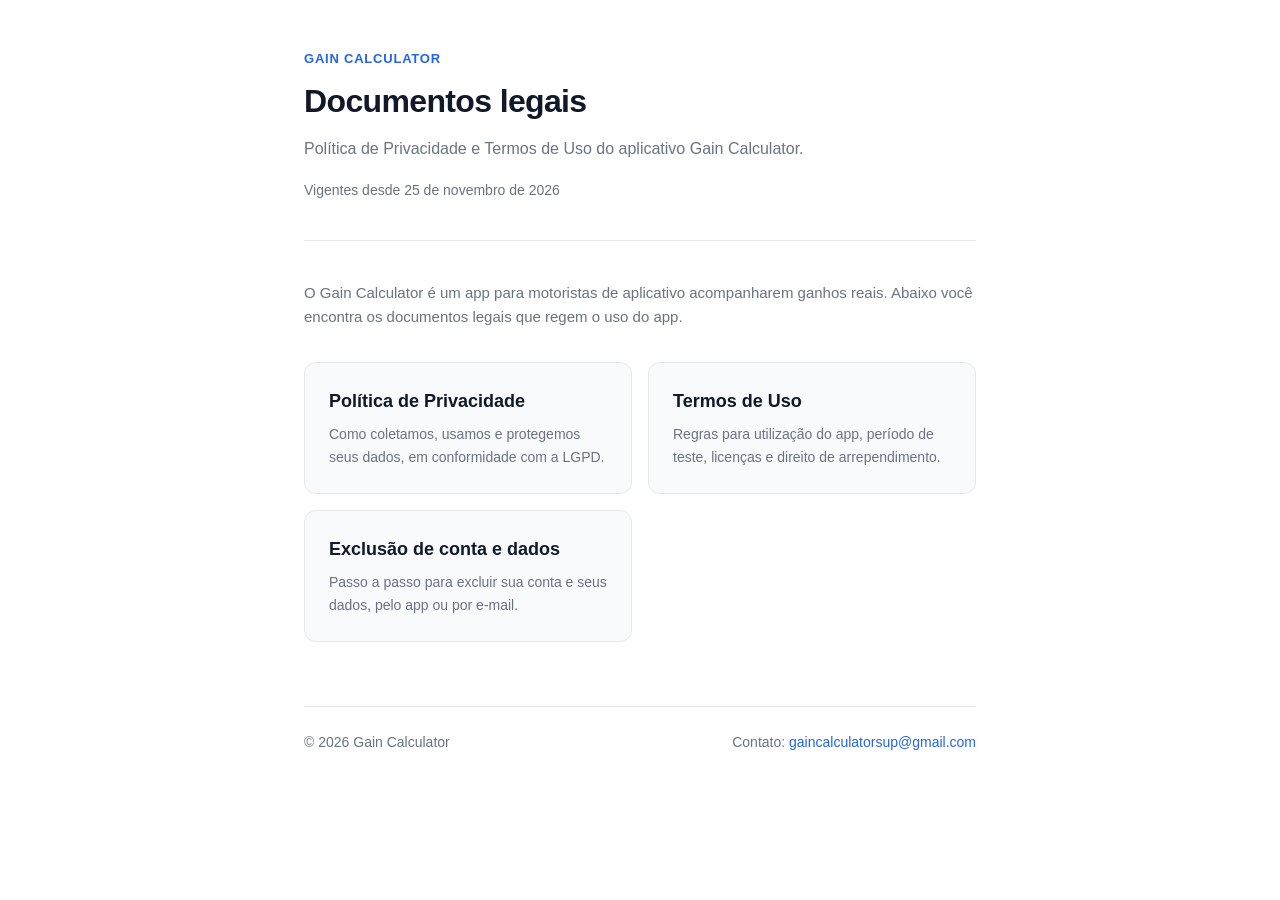
<file: docs/index.html>
<!DOCTYPE html>
<html lang="pt-BR">
<head>
    <meta charset="UTF-8">
    <meta name="viewport" content="width=device-width, initial-scale=1.0">
    <meta name="description" content="Documentos legais do aplicativo Gain Calculator.">
    <meta name="robots" content="index, follow">
    <title>Gain Calculator — Documentos legais</title>
    <link rel="stylesheet" href="style.css">
</head>
<body>
    <main class="container">
        <header class="page-header">
            <p class="eyebrow">Gain Calculator</p>
            <h1>Documentos legais</h1>
            <p class="subtitle">Política de Privacidade e Termos de Uso do aplicativo Gain Calculator.</p>
            <p class="meta">Vigentes desde 25 de novembro de 2026</p>
        </header>

        <p class="intro">O Gain Calculator é um app para motoristas de aplicativo acompanharem ganhos reais. Abaixo você encontra os documentos legais que regem o uso do app.</p>

        <div class="doc-grid">
            <a class="doc-card" href="privacy.html">
                <h3>Política de Privacidade</h3>
                <p>Como coletamos, usamos e protegemos seus dados, em conformidade com a LGPD.</p>
            </a>
            <a class="doc-card" href="terms.html">
                <h3>Termos de Uso</h3>
                <p>Regras para utilização do app, período de teste, licenças e direito de arrependimento.</p>
            </a>
            <a class="doc-card" href="delete-account.html">
                <h3>Exclusão de conta e dados</h3>
                <p>Passo a passo para excluir sua conta e seus dados, pelo app ou por e-mail.</p>
            </a>
        </div>

        <footer class="page-footer">
            <span>&copy; 2026 Gain Calculator</span>
            <span>Contato: <a href="mailto:gaincalculatorsup@gmail.com">gaincalculatorsup@gmail.com</a></span>
        </footer>
    </main>
</body>
</html>
</file>
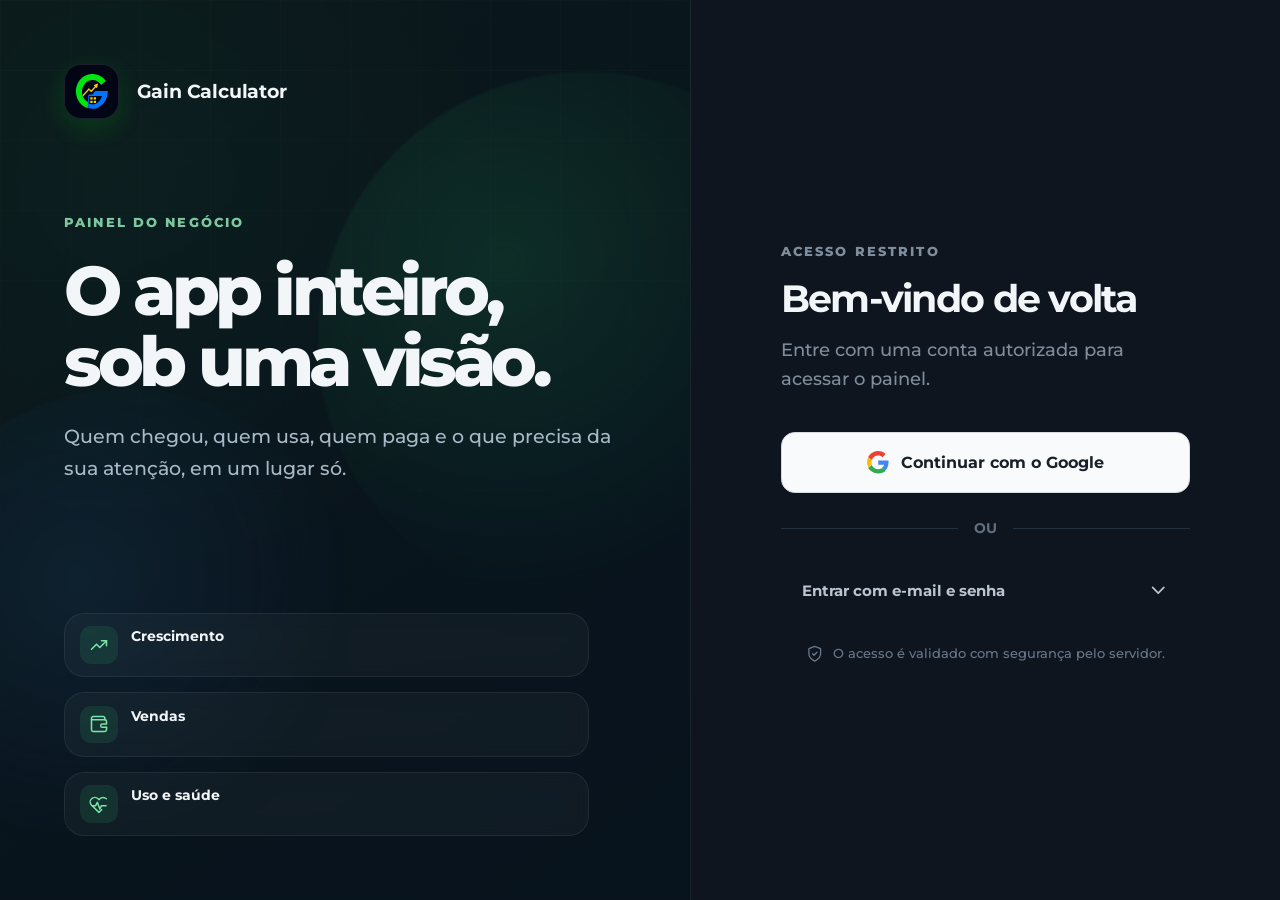
<file: docs/admin/index.html>
<!doctype html>
<html lang="pt-BR">
<head>
  <meta charset="utf-8">
  <meta name="viewport" content="width=device-width, initial-scale=1, viewport-fit=cover">
  <meta name="theme-color" content="#0b1119">
  <meta name="description" content="Painel do Gain Calculator: novos usuários, vendas, uso do app e operação.">
  <title>Gain Control</title>
  <link rel="icon" type="image/svg+xml" href="./assets/gain-logo.svg">
  <link rel="icon" type="image/png" sizes="180x180" href="./assets/gain-logo-180.png">
  <link rel="apple-touch-icon" sizes="180x180" href="./assets/gain-logo-180.png">
  <link rel="preconnect" href="https://fonts.googleapis.com">
  <link rel="preconnect" href="https://fonts.gstatic.com" crossorigin>
  <link href="https://fonts.googleapis.com/css2?family=Montserrat:wght@400;500;600;700;800&display=swap" rel="stylesheet">
  <link rel="stylesheet" href="./styles.css?v=20261125-codigos2">
</head>
<body>
  <svg class="svg-sprite" aria-hidden="true">
    <symbol id="i-activity" viewBox="0 0 24 24"><path d="M22 12h-4l-3 9L9 3l-3 9H2"/></symbol>
    <symbol id="i-alert" viewBox="0 0 24 24"><path d="m21.7 18-8-14a2 2 0 0 0-3.4 0l-8 14A2 2 0 0 0 4 21h16a2 2 0 0 0 1.7-3Z"/><path d="M12 9v4M12 17h.01"/></symbol>
    <symbol id="i-arrow-right" viewBox="0 0 24 24"><path d="M5 12h14M13 6l6 6-6 6"/></symbol>
    <symbol id="i-arrow-up" viewBox="0 0 24 24"><path d="M12 19V5M6 11l6-6 6 6"/></symbol>
    <symbol id="i-arrow-down" viewBox="0 0 24 24"><path d="M12 5v14M6 13l6 6 6-6"/></symbol>
    <symbol id="i-bar-chart" viewBox="0 0 24 24"><path d="M3 3v18h18M7 16v-5M12 16V8M17 16V5"/></symbol>
    <symbol id="i-bookmark" viewBox="0 0 24 24"><path d="M6 3h12a1 1 0 0 1 1 1v17l-7-4-7 4V4a1 1 0 0 1 1-1Z"/></symbol>
    <symbol id="i-bug" viewBox="0 0 24 24"><path d="m8 2 1.9 1.9M16 2l-1.9 1.9M9 7V6a3 3 0 0 1 6 0v1M8 11H3M21 11h-5M8 16H3M21 16h-5M18 11v3a6 6 0 0 1-12 0v-3a6 6 0 0 1 12 0ZM12 11v9"/></symbol>
    <symbol id="i-check" viewBox="0 0 24 24"><path d="m20 6-11 11-5-5"/></symbol>
    <symbol id="i-check-double" viewBox="0 0 24 24"><path d="m1.5 12.5 4 4 7.5-8.5"/><path d="m10 16.5 1.7 1.7L22.5 6"/></symbol>
    <symbol id="i-check-circle" viewBox="0 0 24 24"><circle cx="12" cy="12" r="9"/><path d="m8 12 2.5 2.5L16 9"/></symbol>
    <symbol id="i-chevron-down" viewBox="0 0 24 24"><path d="m6 9 6 6 6-6"/></symbol>
    <symbol id="i-chevron-right" viewBox="0 0 24 24"><path d="m9 18 6-6-6-6"/></symbol>
    <symbol id="i-clock" viewBox="0 0 24 24"><circle cx="12" cy="12" r="9"/><path d="M12 7v5l3 2"/></symbol>
    <symbol id="i-copy" viewBox="0 0 24 24"><rect x="8" y="8" width="12" height="12" rx="2"/><path d="M16 8V6a2 2 0 0 0-2-2H6a2 2 0 0 0-2 2v8a2 2 0 0 0 2 2h2"/></symbol>
    <symbol id="i-database" viewBox="0 0 24 24"><ellipse cx="12" cy="5" rx="8" ry="3"/><path d="M4 5v6c0 1.7 3.6 3 8 3s8-1.3 8-3V5M4 11v6c0 1.7 3.6 3 8 3s8-1.3 8-3v-6"/></symbol>
    <symbol id="i-device" viewBox="0 0 24 24"><rect x="7" y="2" width="10" height="20" rx="2"/><path d="M11 18h2"/></symbol>
    <symbol id="i-download" viewBox="0 0 24 24"><path d="M12 3v12m0 0 5-5m-5 5-5-5M5 21h14"/></symbol>
    <symbol id="i-external" viewBox="0 0 24 24"><path d="M15 3h6v6M10 14 21 3M18 13v6a2 2 0 0 1-2 2H5a2 2 0 0 1-2-2V8a2 2 0 0 1 2-2h6"/></symbol>
    <symbol id="i-filter" viewBox="0 0 24 24"><path d="M4 5h16M7 12h10M10 19h4"/></symbol>
    <symbol id="i-gauge" viewBox="0 0 24 24"><path d="M20 15a8 8 0 1 0-16 0M12 15l4-4M4.9 19h14.2"/></symbol>
    <symbol id="i-image" viewBox="0 0 24 24"><rect x="3" y="3" width="18" height="18" rx="2"/><circle cx="8.5" cy="8.5" r="1.5"/><path d="m21 15-5-5L5 21"/></symbol>
    <symbol id="i-heart-pulse" viewBox="0 0 24 24"><path d="M20.8 5.7a5.5 5.5 0 0 0-7.8 0L12 6.8l-1.1-1.1a5.5 5.5 0 0 0-7.8 7.8L12 22l3.2-3.2M3.5 14H8l2-4 3 8 2-4h5.5"/></symbol>
    <symbol id="i-key" viewBox="0 0 24 24"><circle cx="8" cy="15" r="4"/><path d="m11 12 9-9M16 4l4 4M14 6l2 2"/></symbol>
    <symbol id="i-layout" viewBox="0 0 24 24"><rect x="3" y="3" width="18" height="18" rx="2"/><path d="M9 3v18M9 9h12"/></symbol>
    <symbol id="i-loader" viewBox="0 0 24 24"><path d="M21 12a9 9 0 1 1-6.2-8.6"/></symbol>
    <symbol id="i-log-out" viewBox="0 0 24 24"><path d="M10 17l5-5-5-5M15 12H3M15 3h4a2 2 0 0 1 2 2v14a2 2 0 0 1-2 2h-4"/></symbol>
    <symbol id="i-menu" viewBox="0 0 24 24"><path d="M4 7h16M4 12h16M4 17h16"/></symbol>
    <symbol id="i-message" viewBox="0 0 24 24"><path d="M21 15a4 4 0 0 1-4 4H8l-5 3V7a4 4 0 0 1 4-4h10a4 4 0 0 1 4 4Z"/><path d="M8 9h8M8 13h5"/></symbol>
    <symbol id="i-more" viewBox="0 0 24 24"><circle cx="5" cy="12" r="1"/><circle cx="12" cy="12" r="1"/><circle cx="19" cy="12" r="1"/></symbol>
    <symbol id="i-package" viewBox="0 0 24 24"><path d="m12 3 9 5-9 5-9-5 9-5Z"/><path d="m3 8 9 5 9-5M3 8v8l9 5 9-5V8M12 13v8"/></symbol>
    <symbol id="i-paperclip" viewBox="0 0 24 24"><path d="M21 11.5 12.5 20a5.5 5.5 0 0 1-7.8-7.8l8.5-8.5a3.7 3.7 0 0 1 5.2 5.2l-8.5 8.5a1.8 1.8 0 0 1-2.6-2.6l7.9-7.8"/></symbol>
    <symbol id="i-plus" viewBox="0 0 24 24"><path d="M12 5v14M5 12h14"/></symbol>
    <symbol id="i-phone" viewBox="0 0 24 24"><path d="M22 16.9v3a2 2 0 0 1-2.2 2A19.8 19.8 0 0 1 3.1 5.2 2 2 0 0 1 5.1 3h3a2 2 0 0 1 2 1.7c.1 1 .4 2 .7 2.9a2 2 0 0 1-.5 2.1L9 11a16 16 0 0 0 4 4l1.3-1.3a2 2 0 0 1 2.1-.5c.9.3 1.9.6 2.9.7a2 2 0 0 1 1.7 2Z"/></symbol>
    <symbol id="i-refresh" viewBox="0 0 24 24"><path d="M20 11a8 8 0 1 0-2.3 5.7M20 4v7h-7"/></symbol>
    <symbol id="i-restore" viewBox="0 0 24 24"><path d="M3 12a9 9 0 1 0 3-6.7L3 8M3 3v5h5M12 7v5l3 2"/></symbol>
    <symbol id="i-search" viewBox="0 0 24 24"><circle cx="11" cy="11" r="7"/><path d="m20 20-4-4"/></symbol>
    <symbol id="i-send" viewBox="0 0 24 24"><path d="m22 2-7 20-4-9-9-4 20-7Z"/><path d="M22 2 11 13"/></symbol>
    <symbol id="i-server" viewBox="0 0 24 24"><rect x="3" y="4" width="18" height="6" rx="2"/><rect x="3" y="14" width="18" height="6" rx="2"/><path d="M7 7h.01M7 17h.01M11 7h6M11 17h6"/></symbol>
    <symbol id="i-shield" viewBox="0 0 24 24"><path d="M12 22s8-4 8-10V5l-8-3-8 3v7c0 6 8 10 8 10Z"/><path d="m9 12 2 2 4-4"/></symbol>
    <symbol id="i-sparkles" viewBox="0 0 24 24"><path d="m12 3-1.2 3.8L7 8l3.8 1.2L12 13l1.2-3.8L17 8l-3.8-1.2L12 3ZM5 15l-.8 2.2L2 18l2.2.8L5 21l.8-2.2L8 18l-2.2-.8L5 15ZM19 13l-.7 2.3L16 16l2.3.7L19 19l.7-2.3L22 16l-2.3-.7L19 13Z"/></symbol>
    <symbol id="i-trash" viewBox="0 0 24 24"><path d="M4 7h16M9 7V4.5A1.5 1.5 0 0 1 10.5 3h3A1.5 1.5 0 0 1 15 4.5V7M6 7l.9 12.1A2 2 0 0 0 8.9 21h6.2a2 2 0 0 0 2-1.9L18 7M10 11.5v5M14 11.5v5"/></symbol>
    <symbol id="i-terminal" viewBox="0 0 24 24"><rect x="3" y="4" width="18" height="16" rx="2"/><path d="m7 9 3 3-3 3M13 15h4"/></symbol>
    <symbol id="i-upload" viewBox="0 0 24 24"><path d="M12 21V9m0 0-5 5m5-5 5 5M5 3h14"/></symbol>
    <symbol id="i-users" viewBox="0 0 24 24"><path d="M16 21v-2a4 4 0 0 0-4-4H6a4 4 0 0 0-4 4v2M9 11a4 4 0 1 0 0-8 4 4 0 0 0 0 8ZM22 21v-2a4 4 0 0 0-3-3.9M16 3.1a4 4 0 0 1 0 7.8"/></symbol>
    <symbol id="i-x" viewBox="0 0 24 24"><path d="m6 6 12 12M18 6 6 18"/></symbol>
    <symbol id="i-wallet" viewBox="0 0 24 24"><path d="M19 7V5a2 2 0 0 0-2-2H5a2 2 0 0 0-2 2v14a2 2 0 0 0 2 2h14a2 2 0 0 0 2-2v-3"/><path d="M3 7h16a2 2 0 0 1 2 2v3h-5a2 2 0 0 0 0 4h5"/></symbol>
    <symbol id="i-cpu" viewBox="0 0 24 24"><rect x="5" y="5" width="14" height="14" rx="2"/><rect x="9" y="9" width="6" height="6" rx="1"/><path d="M9 2v3M15 2v3M9 19v3M15 19v3M2 9h3M2 15h3M19 9h3M19 15h3"/></symbol>
    <symbol id="i-trending" viewBox="0 0 24 24"><path d="m3 17 6-6 4 4 8-8"/><path d="M15 7h6v6"/></symbol>
    <symbol id="i-gift" viewBox="0 0 24 24"><rect x="3" y="8" width="18" height="4" rx="1"/><path d="M12 8v13M19 12v7a2 2 0 0 1-2 2H7a2 2 0 0 1-2-2v-7M7.5 8a2.5 2.5 0 0 1 0-5C9.5 3 12 8 12 8s2.5-5 4.5-5a2.5 2.5 0 0 1 0 5"/></symbol>
    <symbol id="i-mic" viewBox="0 0 24 24"><rect x="9" y="3" width="6" height="11" rx="3"/><path d="M5 11a7 7 0 0 0 14 0M12 18v3"/></symbol>
    <symbol id="i-chats" viewBox="0 0 24 24"><path d="M16 10a5 5 0 0 1-5 5H7l-4 3V7a4 4 0 0 1 4-4h5a4 4 0 0 1 4 4Z"/><path d="M19.5 8.5A3.5 3.5 0 0 1 21 11.4V21l-3.5-2.6H13a3.6 3.6 0 0 1-3-1.4"/></symbol>
    <symbol id="i-ticket" viewBox="0 0 24 24"><path d="M3 9a3 3 0 0 1 0 6v2a2 2 0 0 0 2 2h14a2 2 0 0 0 2-2v-2a3 3 0 0 1 0-6V7a2 2 0 0 0-2-2H5a2 2 0 0 0-2 2Z"/><path d="M13 5v2M13 11v2M13 17v2"/></symbol>
    <symbol id="i-info" viewBox="0 0 24 24"><circle cx="12" cy="12" r="9"/><path d="M12 16v-4M12 8h.01"/></symbol>
  </svg>

  <noscript>
    <div class="noscript">Este painel precisa de JavaScript para autenticar e consultar os dados administrativos.</div>
  </noscript>

  <section id="auth-view" class="auth-shell">
    <div class="auth-story" aria-hidden="true">
      <div class="auth-brand">
        <span class="brand-mark brand-mark--large"><img src="./assets/gain-logo.svg" alt="Gain Calculator" width="44" height="44"></span>
        <span>Gain Calculator</span>
      </div>
      <div class="auth-message">
        <span class="eyebrow eyebrow--light">Painel do negócio</span>
        <h1>O app inteiro,<br>sob uma visão.</h1>
        <p>Quem chegou, quem usa, quem paga e o que precisa da sua atenção, em um lugar só.</p>
      </div>
      <div class="auth-features">
        <div><span class="feature-icon"><svg><use href="#i-trending"/></svg></span><span><strong>Crescimento</strong><small>Funil do cadastro à assinatura.</small></span></div>
        <div><span class="feature-icon"><svg><use href="#i-wallet"/></svg></span><span><strong>Vendas</strong><small>Receita, assinantes e testes acabando.</small></span></div>
        <div><span class="feature-icon"><svg><use href="#i-heart-pulse"/></svg></span><span><strong>Uso e saúde</strong><small>Quem usa, quem parou e o sistema.</small></span></div>
      </div>
      <span class="auth-orb auth-orb--one"></span>
      <span class="auth-orb auth-orb--two"></span>
    </div>

    <div class="auth-panel">
      <div class="auth-card">
        <div class="auth-mobile-brand">
          <span class="brand-mark"><img src="./assets/gain-logo.svg" alt="Gain Control" width="38" height="38"></span>
          <span>Gain Control</span>
        </div>
        <span class="eyebrow">Acesso restrito</span>
        <h2>Bem-vindo de volta</h2>
        <p class="auth-copy">Entre com uma conta autorizada para acessar o painel.</p>

        <button id="google-login" class="button button--google" type="button">
          <svg class="google-mark" viewBox="0 0 48 48" aria-hidden="true">
            <path fill="#EA4335" d="M24 9.5c3.5 0 6.6 1.2 9 3.6l6.7-6.7C35.6 2.6 30.2 0 24 0 14.6 0 6.4 5.4 2.5 13.2l7.8 6.1C12.2 13.3 17.6 9.5 24 9.5z"/>
            <path fill="#4285F4" d="M46.1 24.6c0-1.6-.1-3.1-.4-4.6H24v9.1h12.4c-.5 2.9-2.2 5.3-4.7 6.9l7.3 5.7c4.3-3.9 6.8-9.7 6.8-17.1z"/>
            <path fill="#FBBC05" d="M10.3 28.7c-.5-1.4-.8-2.9-.8-4.7s.3-3.3.8-4.7l-7.8-6.1C.9 16.6 0 20.2 0 24s.9 7.4 2.5 10.8l7.8-6.1z"/>
            <path fill="#34A853" d="M24 48c6.5 0 11.9-2.1 15.9-5.8l-7.3-5.7c-2 1.4-4.7 2.3-8.6 2.3-6.4 0-11.8-3.8-13.7-9.1l-7.8 6.1C6.4 42.6 14.6 48 24 48z"/>
          </svg>
          Continuar com o Google
        </button>

        <div class="auth-divider"><span>ou</span></div>

        <button id="show-email-login" class="button button--quiet auth-email-toggle" type="button">
          Entrar com e-mail e senha
          <svg class="icon"><use href="#i-chevron-down"/></svg>
        </button>

        <form id="email-login-form" class="auth-form" hidden>
          <label class="field-label" for="email">E-mail</label>
          <div class="field-wrap">
            <input id="email" name="email" type="email" autocomplete="username" placeholder="voce@exemplo.com" required>
          </div>
          <label class="field-label" for="password">Senha</label>
          <div class="field-wrap">
            <input id="password" name="password" type="password" autocomplete="current-password" required>
          </div>
          <button id="email-login" class="button button--primary button--full" type="submit">Entrar no painel</button>
        </form>

        <div id="auth-message" class="inline-message inline-message--error" role="alert" hidden></div>
        <p class="auth-security"><svg class="icon"><use href="#i-shield"/></svg> O acesso é validado com segurança pelo servidor.</p>
      </div>
    </div>
  </section>

  <div id="app-view" class="app-shell" hidden>
    <div id="sidebar-backdrop" class="sidebar-backdrop" hidden></div>
    <aside id="sidebar" class="sidebar" aria-label="Navegação principal">
      <div class="sidebar-brand">
        <span class="brand-mark"><img src="./assets/gain-logo.svg" alt="Gain Control" width="38" height="38"></span>
        <span class="brand-copy"><strong>Gain Control</strong><small>Painel do negócio</small></span>
        <button id="close-sidebar" class="icon-button sidebar-close" type="button" aria-label="Fechar menu"><svg class="icon"><use href="#i-x"/></svg></button>
      </div>

      <nav class="main-nav">
        <div class="nav-section">
          <span class="nav-label">Painel</span>
          <button class="nav-item" type="button" data-page="overview"><svg class="icon"><use href="#i-layout"/></svg><span>Visão geral</span></button>
        </div>
        <div class="nav-section">
          <span class="nav-label">Negócio</span>
          <button class="nav-item" type="button" data-page="growth"><svg class="icon"><use href="#i-trending"/></svg><span>Novos usuários</span></button>
          <button class="nav-item" type="button" data-page="sales"><svg class="icon"><use href="#i-wallet"/></svg><span>Vendas</span></button>
          <button class="nav-item" type="button" data-page="adoption"><svg class="icon"><use href="#i-bar-chart"/></svg><span>Uso e adoção</span></button>
        </div>
        <div class="nav-section">
          <span class="nav-label">Clientes</span>
          <button class="nav-item" type="button" data-page="users"><svg class="icon"><use href="#i-users"/></svg><span>Usuários</span><span id="nav-users-badge" class="nav-badge" hidden></span></button>
          <button class="nav-item" type="button" data-page="referrals"><svg class="icon"><use href="#i-gift"/></svg><span>Indicações</span></button>
          <button class="nav-item" type="button" data-page="promos"><svg class="icon"><use href="#i-ticket"/></svg><span>Códigos promocionais</span></button>
          <button class="nav-item" type="button" data-page="broadcast"><svg class="icon"><use href="#i-send"/></svg><span>Comunicados</span></button>
          <button class="nav-item" type="button" data-page="conversations"><svg class="icon"><use href="#i-chats"/></svg><span>Conversas</span></button>
        </div>
        <div class="nav-section">
          <span class="nav-label">Produto</span>
          <button class="nav-item" type="button" data-page="assistant"><svg class="icon"><use href="#i-message"/></svg><span>Gain IA</span><span class="nav-badge nav-badge--ai">IA</span></button>
          <button class="nav-item" type="button" data-page="news"><svg class="icon"><use href="#i-sparkles"/></svg><span>Novidades</span></button>
        </div>
        <div class="nav-section">
          <span class="nav-label">Sistema</span>
          <button class="nav-item" type="button" data-page="services"><svg class="icon"><use href="#i-server"/></svg><span>Status</span><span id="nav-services-status" class="nav-status-dot" hidden></span></button>
          <button class="nav-item" type="button" data-page="diagnostics"><svg class="icon"><use href="#i-bug"/></svg><span>Diagnósticos</span><span id="nav-diagnostics-badge" class="nav-badge nav-badge--alert" hidden></span></button>
          <button class="nav-item" type="button" data-page="whatsapp"><svg class="icon"><use href="#i-phone"/></svg><span>WhatsApp</span></button>
          <button class="nav-item" type="button" data-page="traces"><svg class="icon"><use href="#i-terminal"/></svg><span>Rastros</span></button>
          <button class="nav-item" type="button" data-page="vitals"><svg class="icon"><use href="#i-heart-pulse"/></svg><span>Travamentos</span></button>
        </div>
      </nav>

      <div class="sidebar-footer">
        <div class="environment-pill"><span class="status-dot status-dot--ok"></span><span>Produção</span></div>
        <button id="sidebar-account" class="account-card" type="button">
          <span id="sidebar-avatar" class="account-avatar">A</span>
          <span class="account-copy"><strong id="sidebar-account-name">Administrador</strong><small id="sidebar-account-email"></small></span>
          <svg class="icon"><use href="#i-more"/></svg>
        </button>
        <div id="account-menu" class="account-menu" hidden>
          <div class="account-menu-head"><strong id="menu-account-email"></strong><small>Sessão desta aba</small></div>
          <button id="logout" type="button"><svg class="icon"><use href="#i-log-out"/></svg>Sair com segurança</button>
        </div>
      </div>
    </aside>

    <div class="workspace">
      <header class="topbar">
        <button id="open-sidebar" class="icon-button mobile-menu" type="button" aria-label="Abrir menu"><svg class="icon"><use href="#i-menu"/></svg></button>
        <div class="topbar-title">
          <span id="page-eyebrow" class="eyebrow">Painel</span>
          <h1 id="page-title">Visão geral</h1>
        </div>
        <div class="topbar-actions">
          <div id="sync-copy" class="sync-copy"><span class="status-dot status-dot--ok"></span><span id="last-sync">Aguardando dados</span></div>
          <button id="refresh-page" class="button button--secondary button--compact" type="button">
            <svg class="icon"><use href="#i-refresh"/></svg><span>Atualizar</span>
          </button>
          <button id="topbar-account" class="topbar-avatar" type="button" aria-label="Abrir menu da conta">A</button>
        </div>
      </header>

      <main id="page-content" class="page-content" tabindex="-1"></main>
    </div>
  </div>

  <dialog id="detail-dialog" class="detail-dialog" aria-labelledby="detail-title">
    <div id="detail-content" class="detail-content"></div>
  </dialog>

  <dialog id="confirm-dialog" class="confirm-dialog" aria-labelledby="confirm-title">
    <form method="dialog" class="confirm-card">
      <span id="confirm-icon" class="confirm-icon"><svg><use href="#i-alert"/></svg></span>
      <span id="confirm-eyebrow" class="eyebrow">Confirmação</span>
      <h2 id="confirm-title">Confirmar ação</h2>
      <p id="confirm-message"></p>
      <div id="confirm-extra"></div>
      <div class="confirm-actions">
        <button class="button button--secondary" value="cancel">Cancelar</button>
        <button id="confirm-action" class="button button--danger" value="confirm">Confirmar</button>
      </div>
    </form>
  </dialog>

  <div id="toast-region" class="toast-region" aria-live="polite" aria-atomic="true"></div>

  <script src="./app.js?v=20261125-codigos2" defer></script>
</body>
</html>
</file>
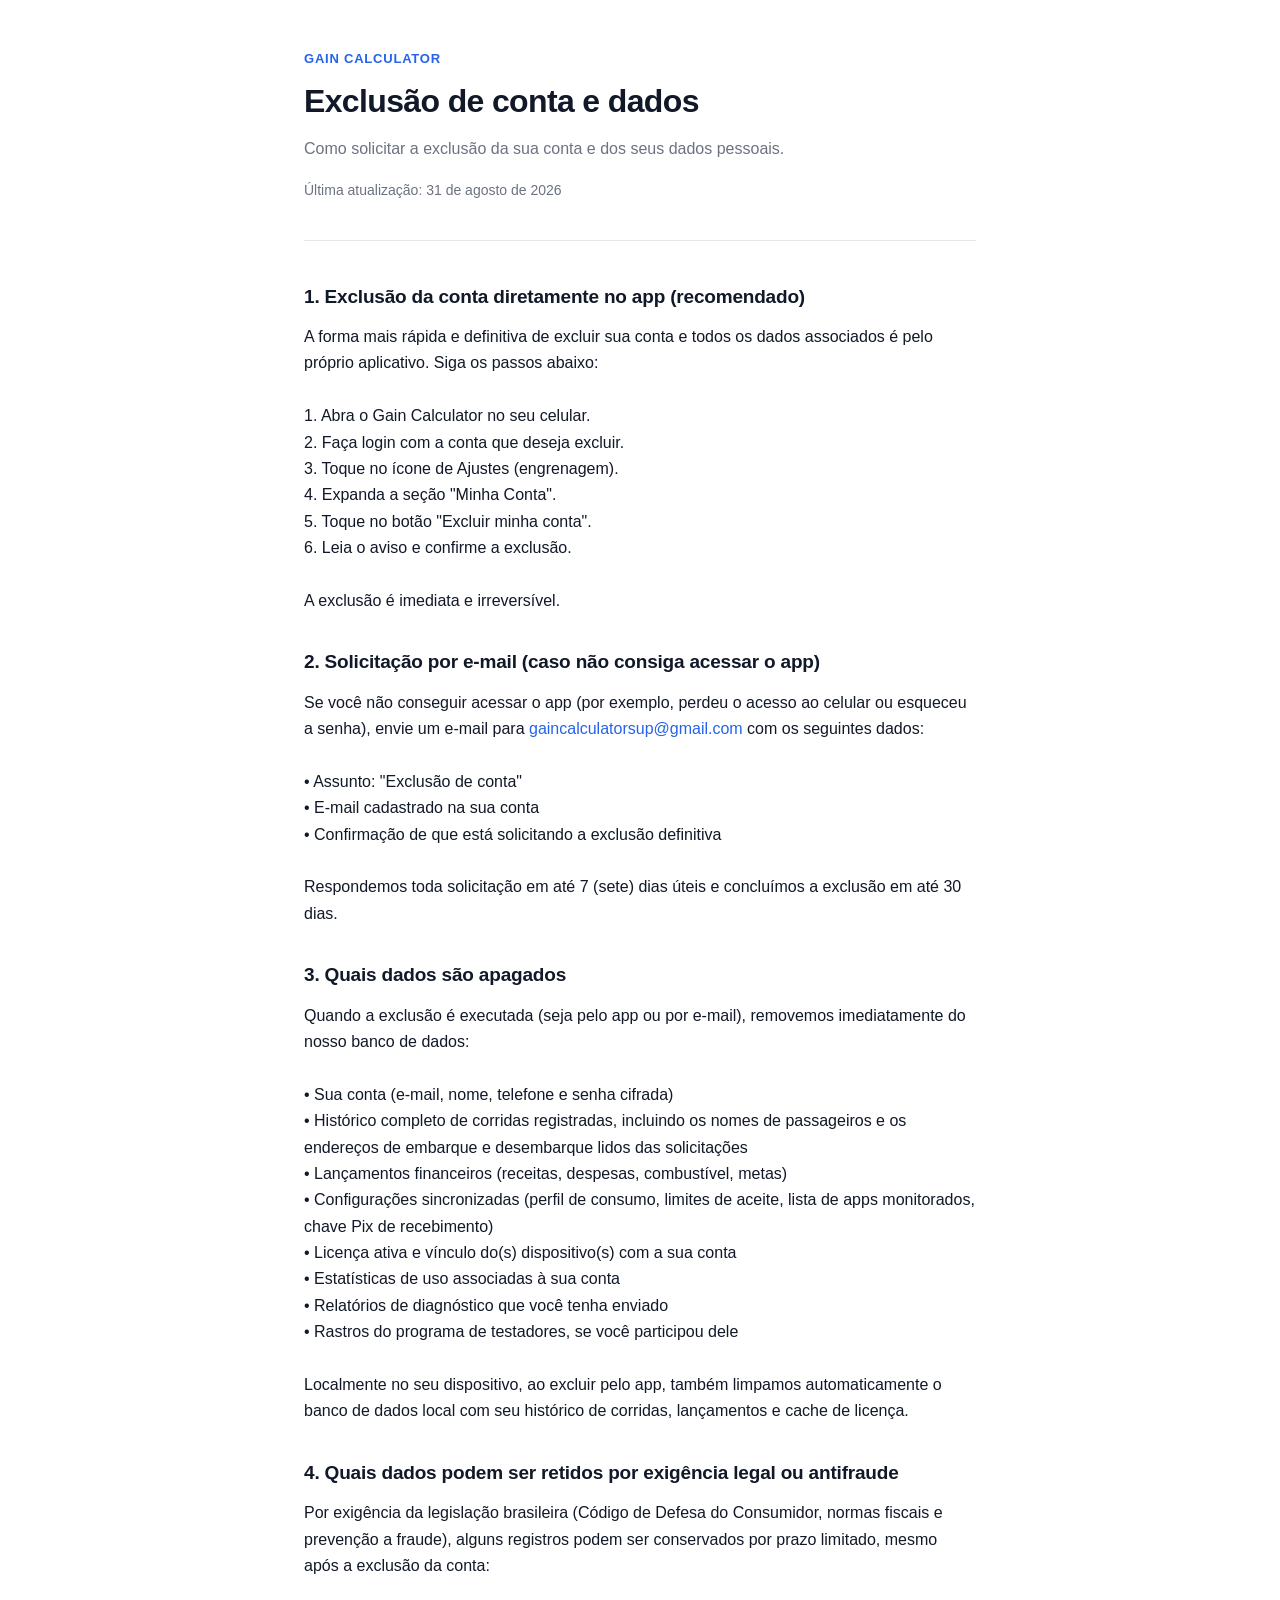
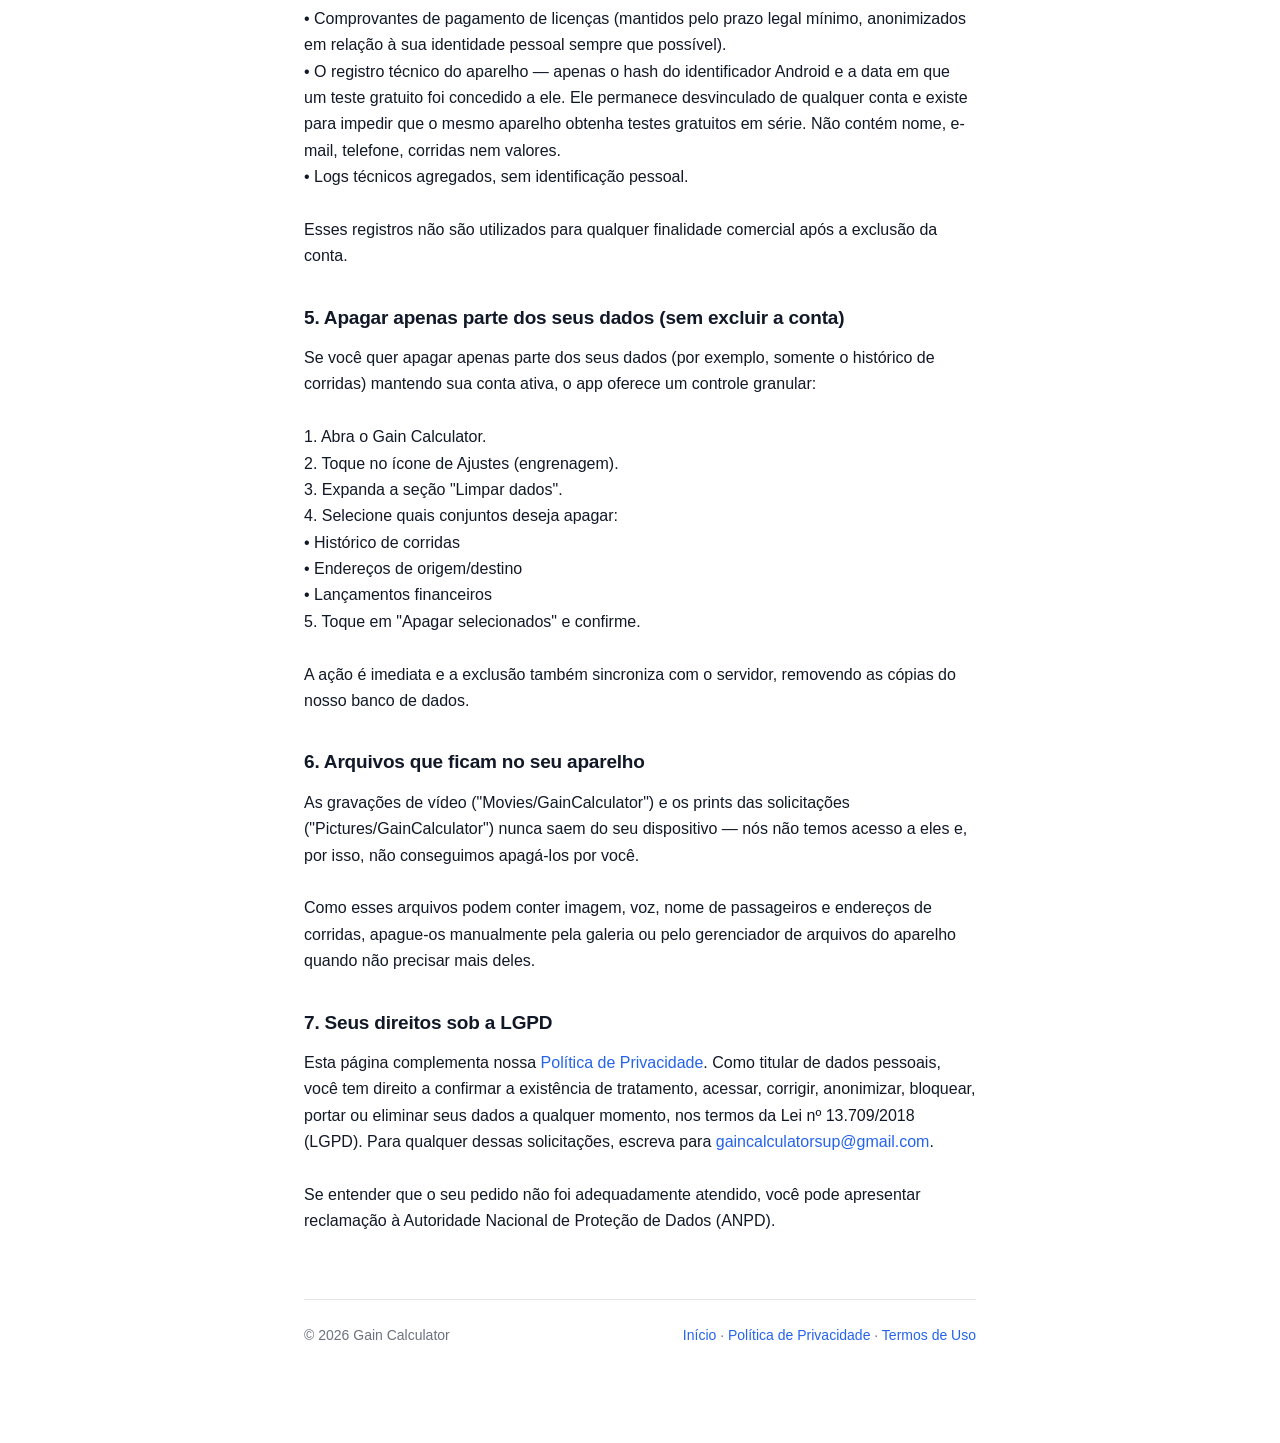
<file: docs/delete-account.html>
<!DOCTYPE html>
<html lang="pt-BR">
<head>
    <meta charset="UTF-8">
    <meta name="viewport" content="width=device-width, initial-scale=1.0">
    <meta name="description" content="Instruções para exclusão de conta e dados do aplicativo Gain Calculator.">
    <meta name="robots" content="index, follow">
    <title>Exclusão de conta e dados — Gain Calculator</title>
    <link rel="stylesheet" href="style.css">
</head>
<body>
    <main class="container">
        <header class="page-header">
            <p class="eyebrow">Gain Calculator</p>
            <h1>Exclusão de conta e dados</h1>
            <p class="subtitle">Como solicitar a exclusão da sua conta e dos seus dados pessoais.</p>
            <p class="meta">Última atualização: 31 de agosto de 2026</p>
        </header>

        <section class="legal-section">
            <h2>1. Exclusão da conta diretamente no app (recomendado)</h2>
            <p>A forma mais rápida e definitiva de excluir sua conta e todos os dados associados é pelo próprio aplicativo. Siga os passos abaixo:

1. Abra o Gain Calculator no seu celular.
2. Faça login com a conta que deseja excluir.
3. Toque no ícone de Ajustes (engrenagem).
4. Expanda a seção "Minha Conta".
5. Toque no botão "Excluir minha conta".
6. Leia o aviso e confirme a exclusão.

A exclusão é imediata e irreversível.</p>
        </section>

        <section class="legal-section">
            <h2>2. Solicitação por e-mail (caso não consiga acessar o app)</h2>
            <p>Se você não conseguir acessar o app (por exemplo, perdeu o acesso ao celular ou esqueceu a senha), envie um e-mail para <a href="mailto:gaincalculatorsup@gmail.com">gaincalculatorsup@gmail.com</a> com os seguintes dados:

• Assunto: "Exclusão de conta"
• E-mail cadastrado na sua conta
• Confirmação de que está solicitando a exclusão definitiva

Respondemos toda solicitação em até 7 (sete) dias úteis e concluímos a exclusão em até 30 dias.</p>
        </section>

        <section class="legal-section">
            <h2>3. Quais dados são apagados</h2>
            <p>Quando a exclusão é executada (seja pelo app ou por e-mail), removemos imediatamente do nosso banco de dados:

• Sua conta (e-mail, nome, telefone e senha cifrada)
• Histórico completo de corridas registradas, incluindo os nomes de passageiros e os endereços de embarque e desembarque lidos das solicitações
• Lançamentos financeiros (receitas, despesas, combustível, metas)
• Configurações sincronizadas (perfil de consumo, limites de aceite, lista de apps monitorados, chave Pix de recebimento)
• Licença ativa e vínculo do(s) dispositivo(s) com a sua conta
• Estatísticas de uso associadas à sua conta
• Relatórios de diagnóstico que você tenha enviado
• Rastros do programa de testadores, se você participou dele

Localmente no seu dispositivo, ao excluir pelo app, também limpamos automaticamente o banco de dados local com seu histórico de corridas, lançamentos e cache de licença.</p>
        </section>

        <section class="legal-section">
            <h2>4. Quais dados podem ser retidos por exigência legal ou antifraude</h2>
            <p>Por exigência da legislação brasileira (Código de Defesa do Consumidor, normas fiscais e prevenção a fraude), alguns registros podem ser conservados por prazo limitado, mesmo após a exclusão da conta:

• Comprovantes de pagamento de licenças (mantidos pelo prazo legal mínimo, anonimizados em relação à sua identidade pessoal sempre que possível).
• O registro técnico do aparelho — apenas o hash do identificador Android e a data em que um teste gratuito foi concedido a ele. Ele permanece desvinculado de qualquer conta e existe para impedir que o mesmo aparelho obtenha testes gratuitos em série. Não contém nome, e-mail, telefone, corridas nem valores.
• Logs técnicos agregados, sem identificação pessoal.

Esses registros não são utilizados para qualquer finalidade comercial após a exclusão da conta.</p>
        </section>

        <section class="legal-section">
            <h2>5. Apagar apenas parte dos seus dados (sem excluir a conta)</h2>
            <p>Se você quer apagar apenas parte dos seus dados (por exemplo, somente o histórico de corridas) mantendo sua conta ativa, o app oferece um controle granular:

1. Abra o Gain Calculator.
2. Toque no ícone de Ajustes (engrenagem).
3. Expanda a seção "Limpar dados".
4. Selecione quais conjuntos deseja apagar:
   • Histórico de corridas
   • Endereços de origem/destino
   • Lançamentos financeiros
5. Toque em "Apagar selecionados" e confirme.

A ação é imediata e a exclusão também sincroniza com o servidor, removendo as cópias do nosso banco de dados.</p>
        </section>

        <section class="legal-section">
            <h2>6. Arquivos que ficam no seu aparelho</h2>
            <p>As gravações de vídeo ("Movies/GainCalculator") e os prints das solicitações ("Pictures/GainCalculator") nunca saem do seu dispositivo — nós não temos acesso a eles e, por isso, não conseguimos apagá-los por você.

Como esses arquivos podem conter imagem, voz, nome de passageiros e endereços de corridas, apague-os manualmente pela galeria ou pelo gerenciador de arquivos do aparelho quando não precisar mais deles.</p>
        </section>

        <section class="legal-section">
            <h2>7. Seus direitos sob a LGPD</h2>
            <p>Esta página complementa nossa <a href="privacy.html">Política de Privacidade</a>. Como titular de dados pessoais, você tem direito a confirmar a existência de tratamento, acessar, corrigir, anonimizar, bloquear, portar ou eliminar seus dados a qualquer momento, nos termos da Lei nº 13.709/2018 (LGPD). Para qualquer dessas solicitações, escreva para <a href="mailto:gaincalculatorsup@gmail.com">gaincalculatorsup@gmail.com</a>.

Se entender que o seu pedido não foi adequadamente atendido, você pode apresentar reclamação à Autoridade Nacional de Proteção de Dados (ANPD).</p>
        </section>

        <footer class="page-footer">
            <span>&copy; 2026 Gain Calculator</span>
            <span><a href="index.html">Início</a> &middot; <a href="privacy.html">Política de Privacidade</a> &middot; <a href="terms.html">Termos de Uso</a></span>
        </footer>
    </main>
</body>
</html>
</file>
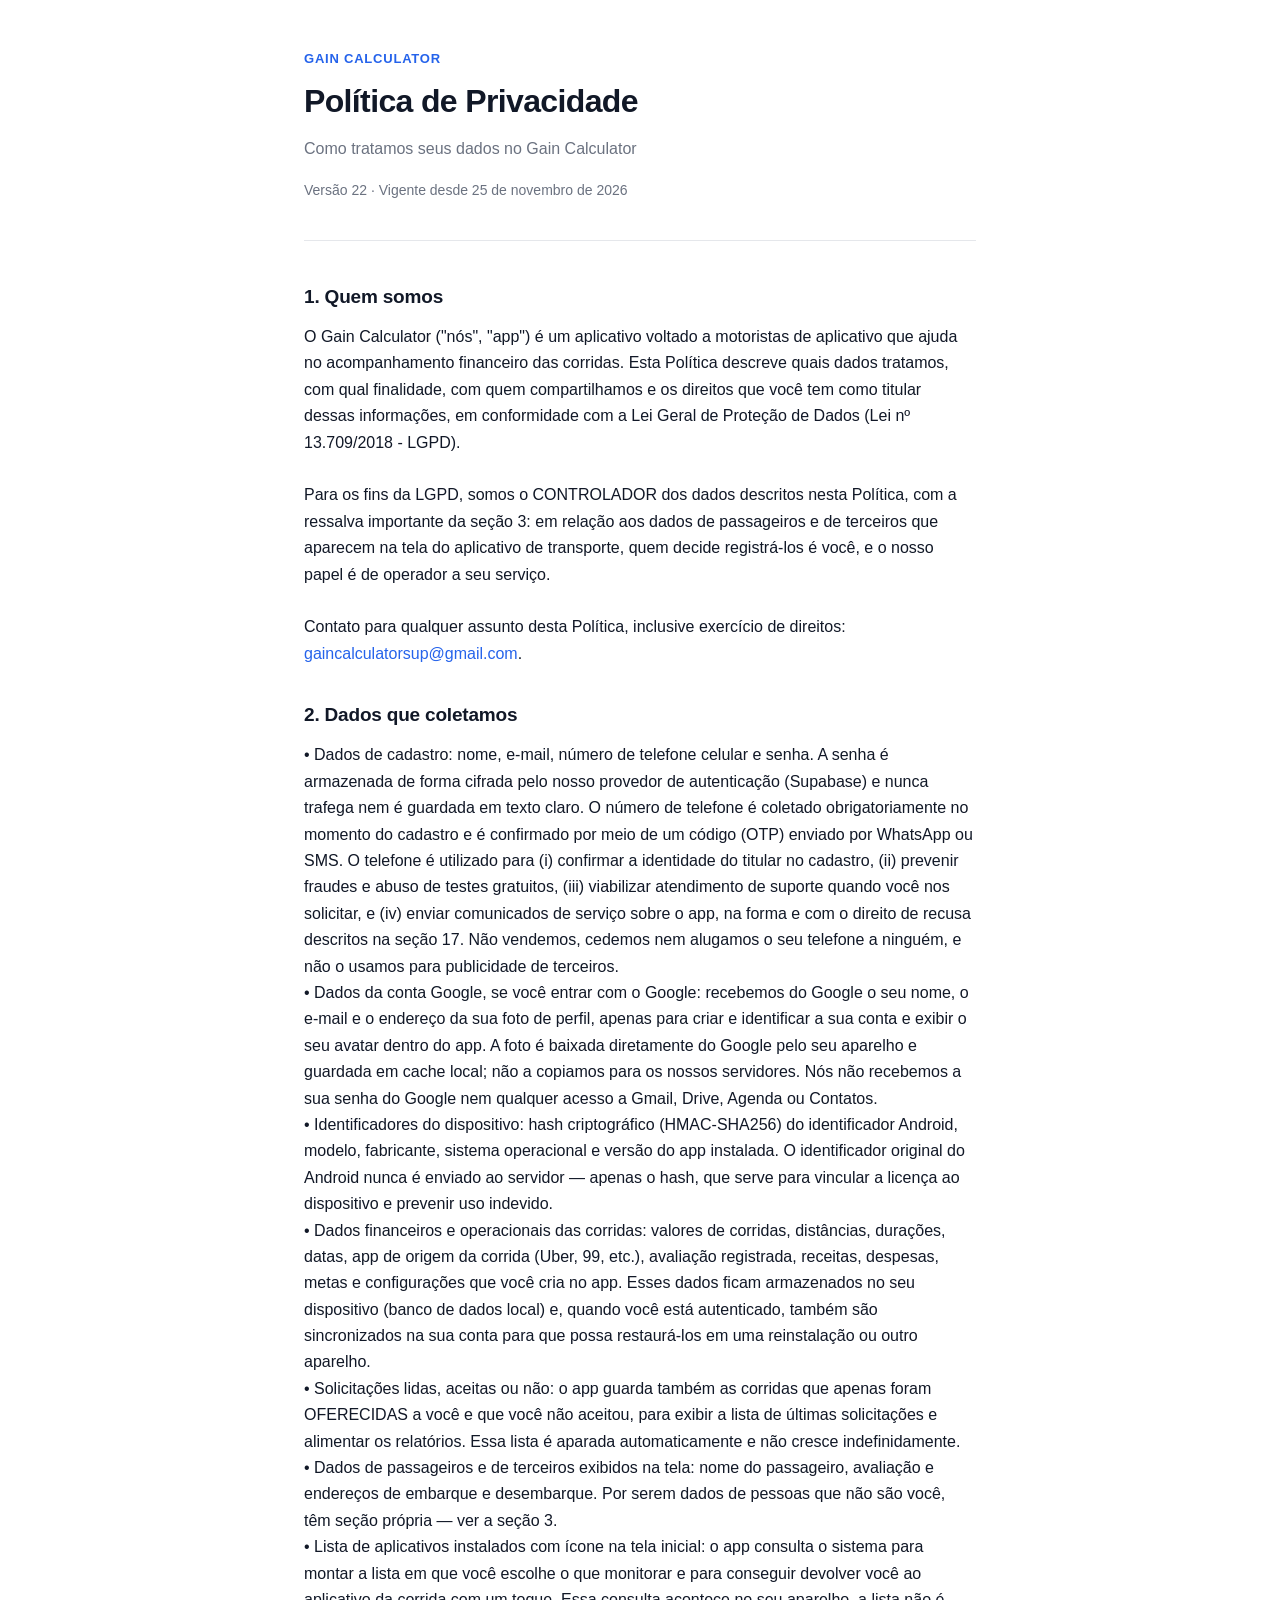
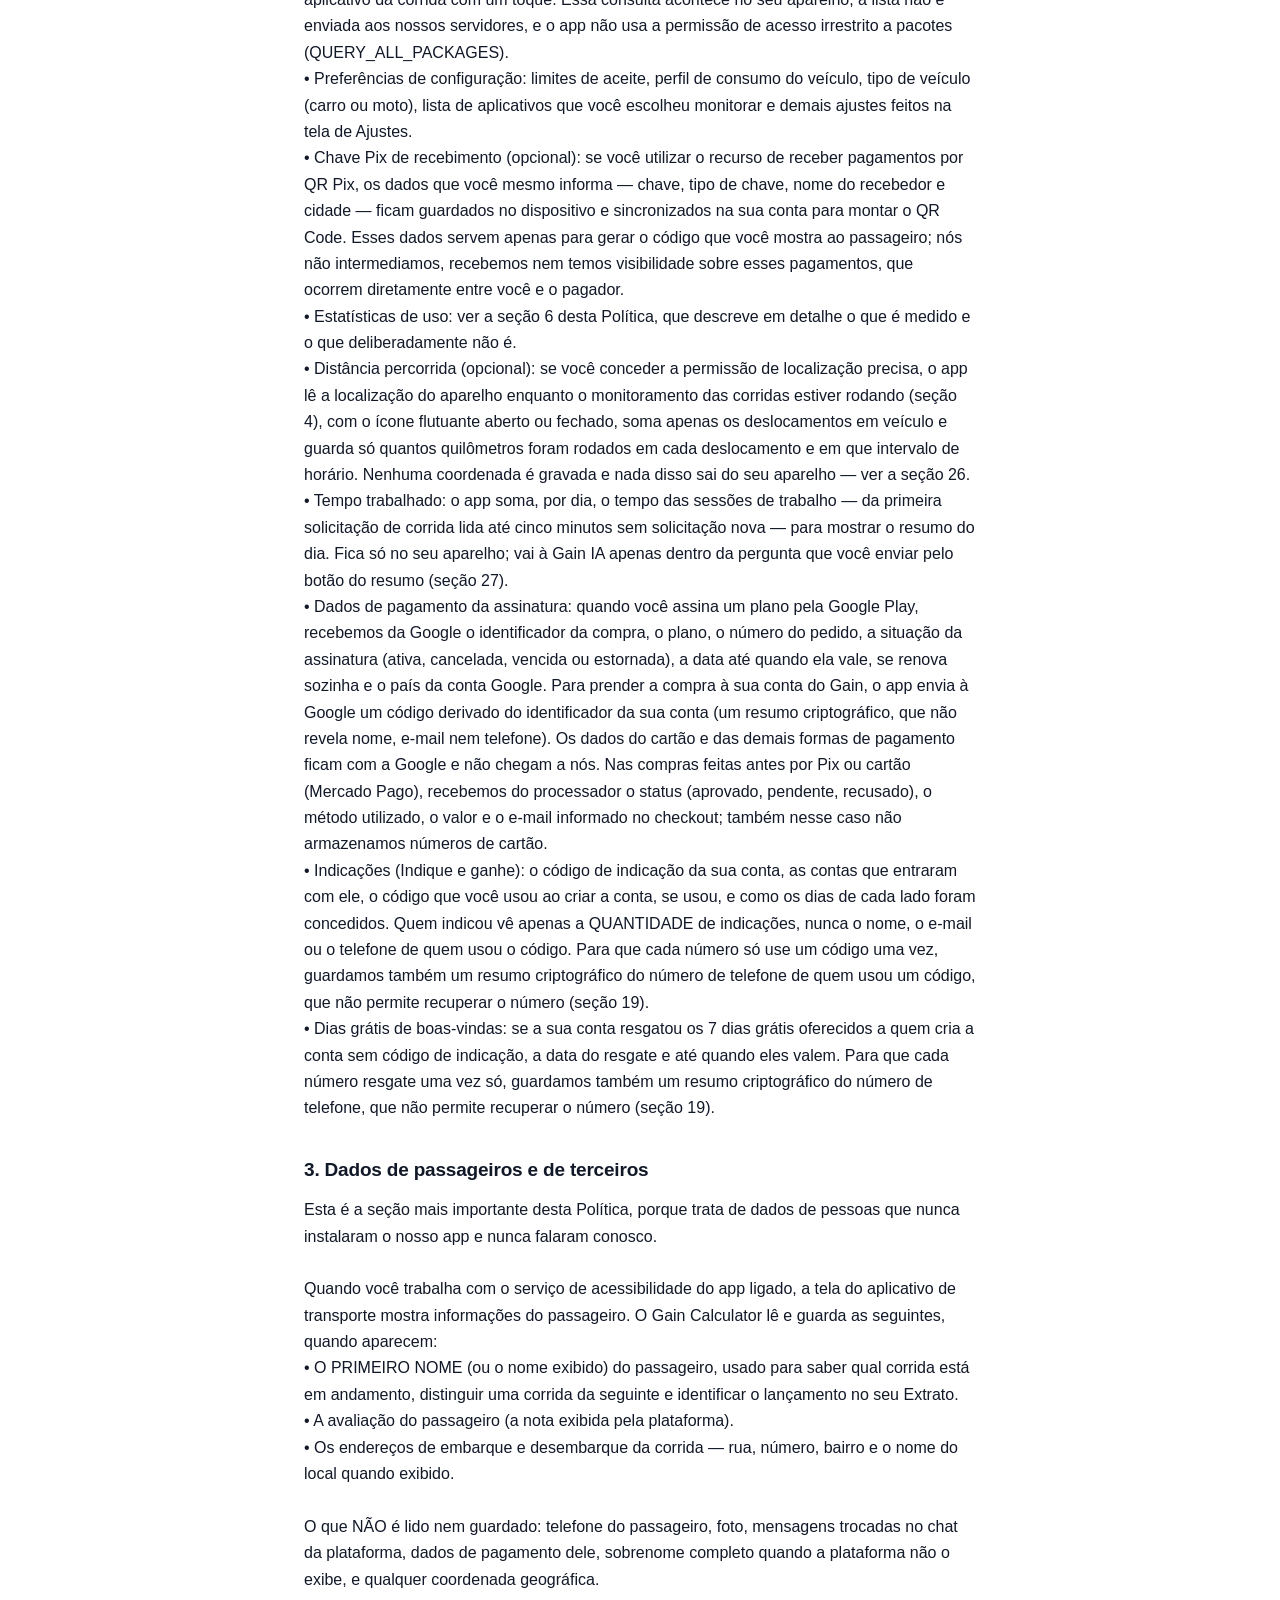
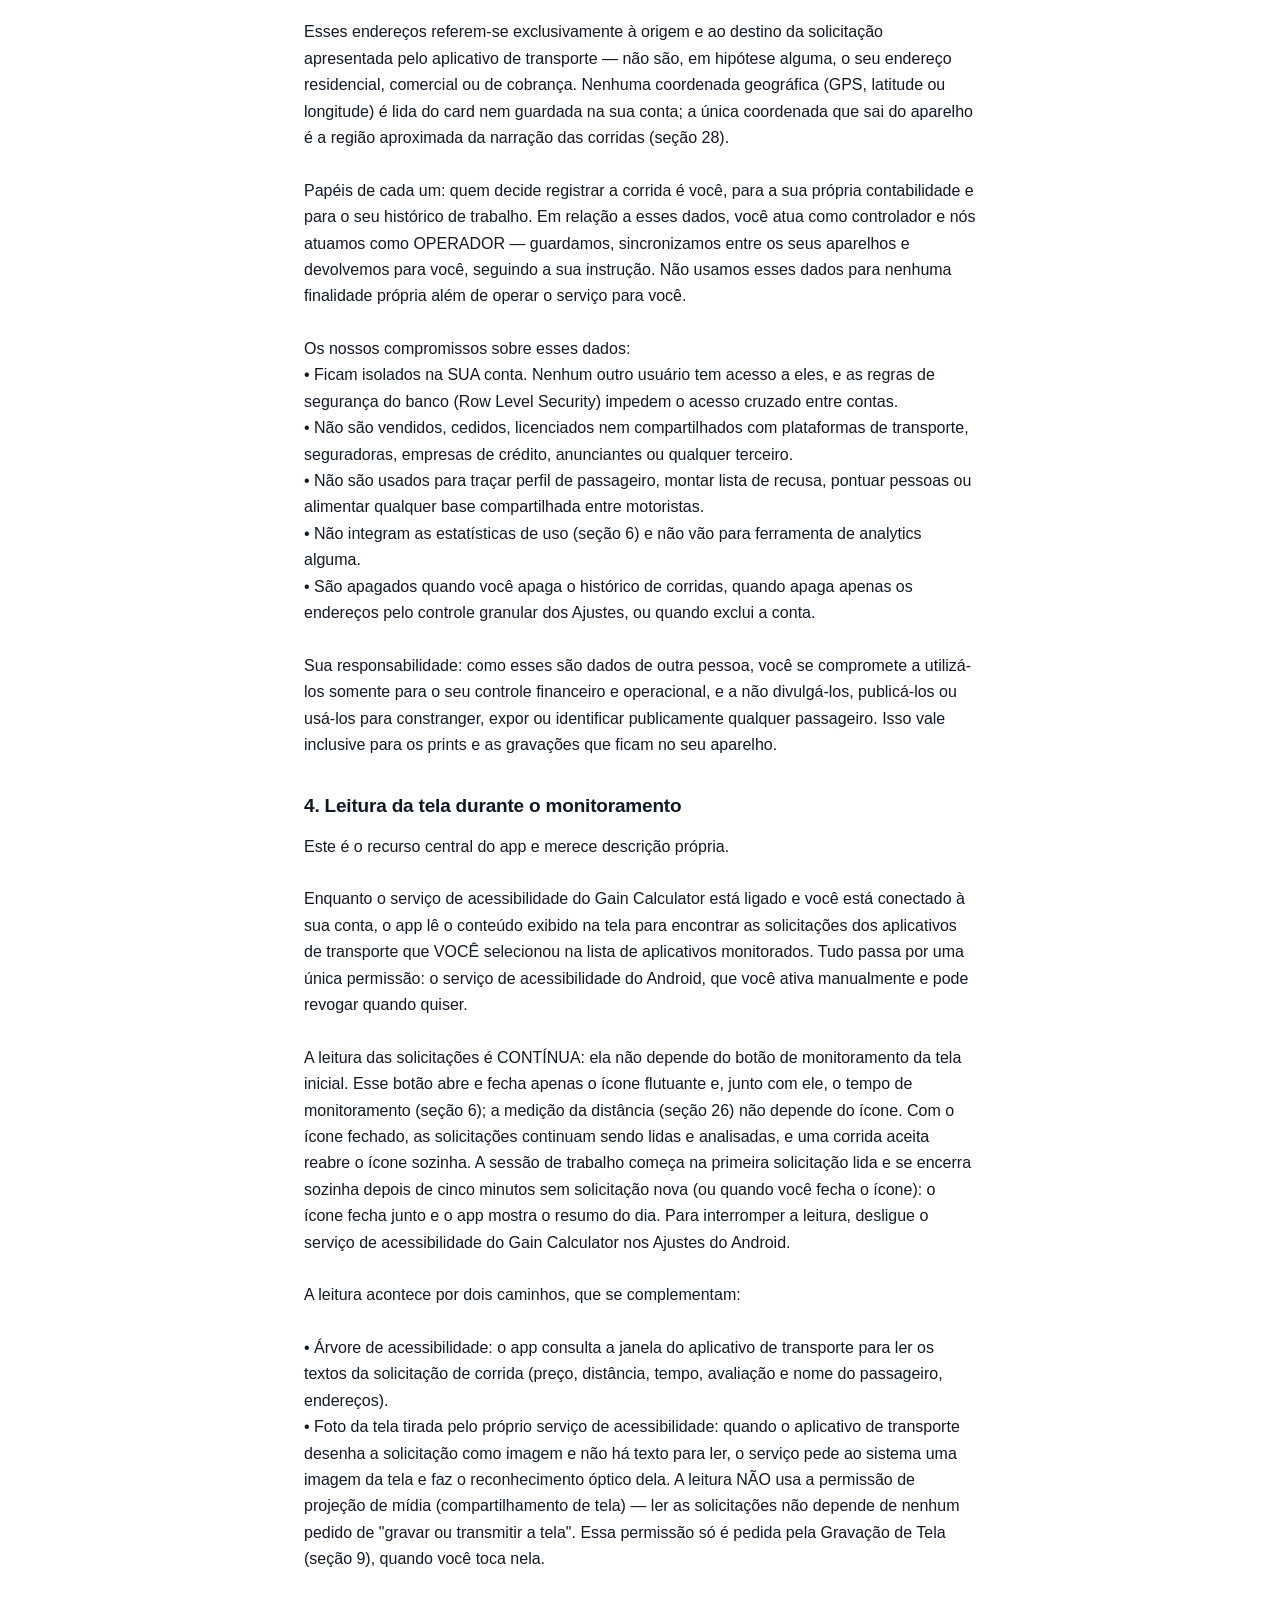
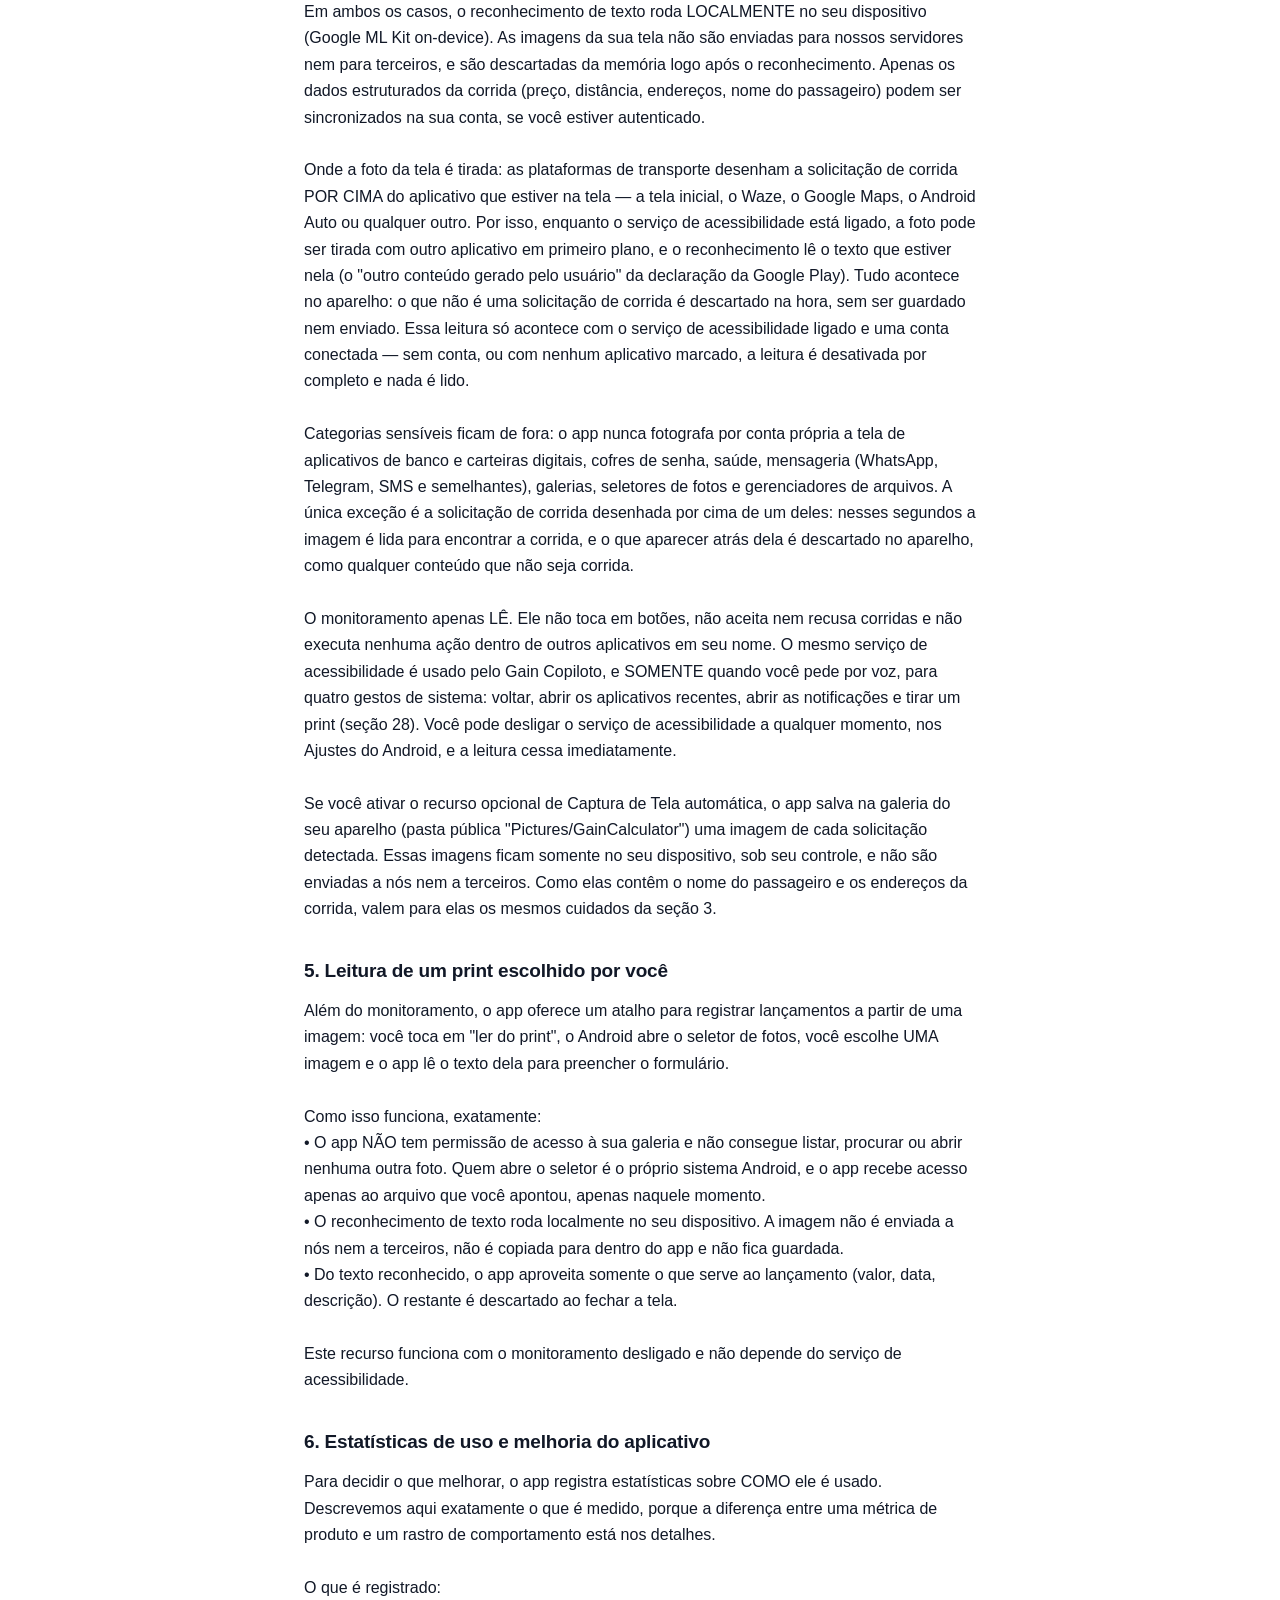
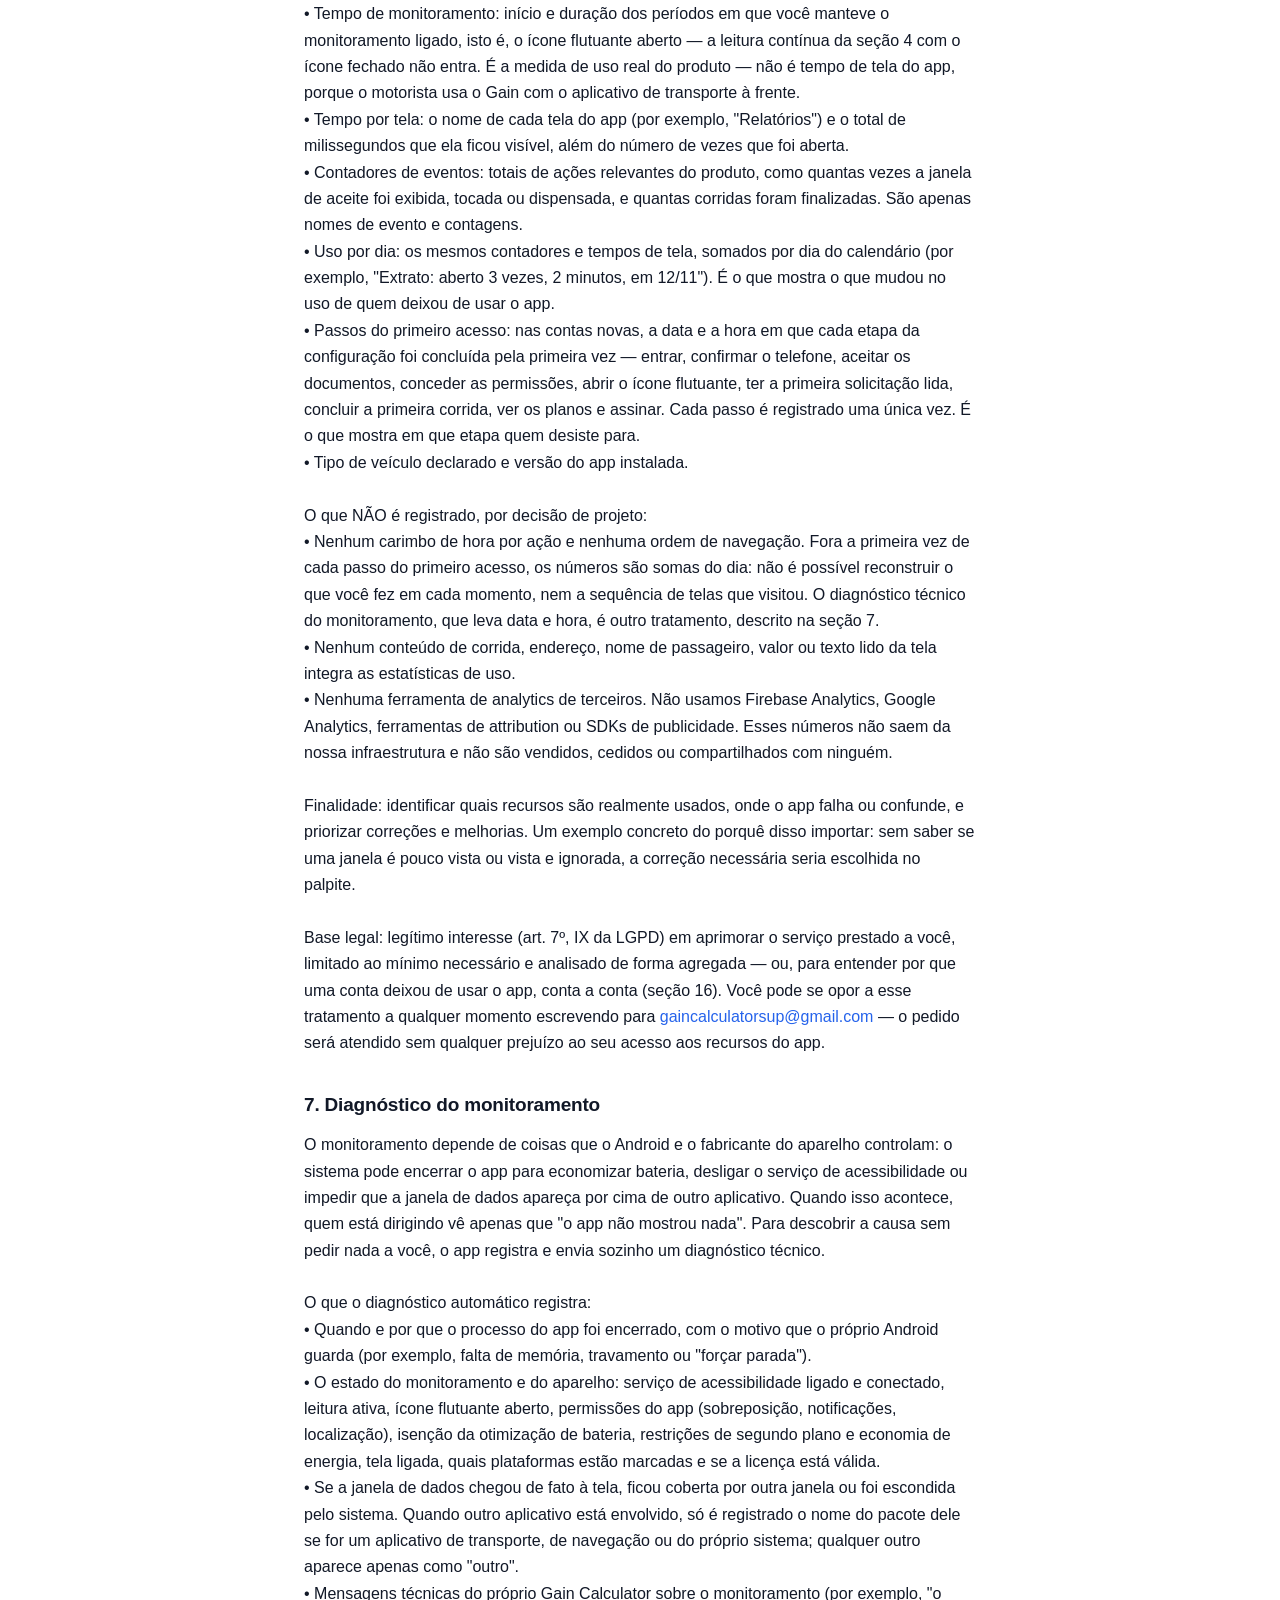
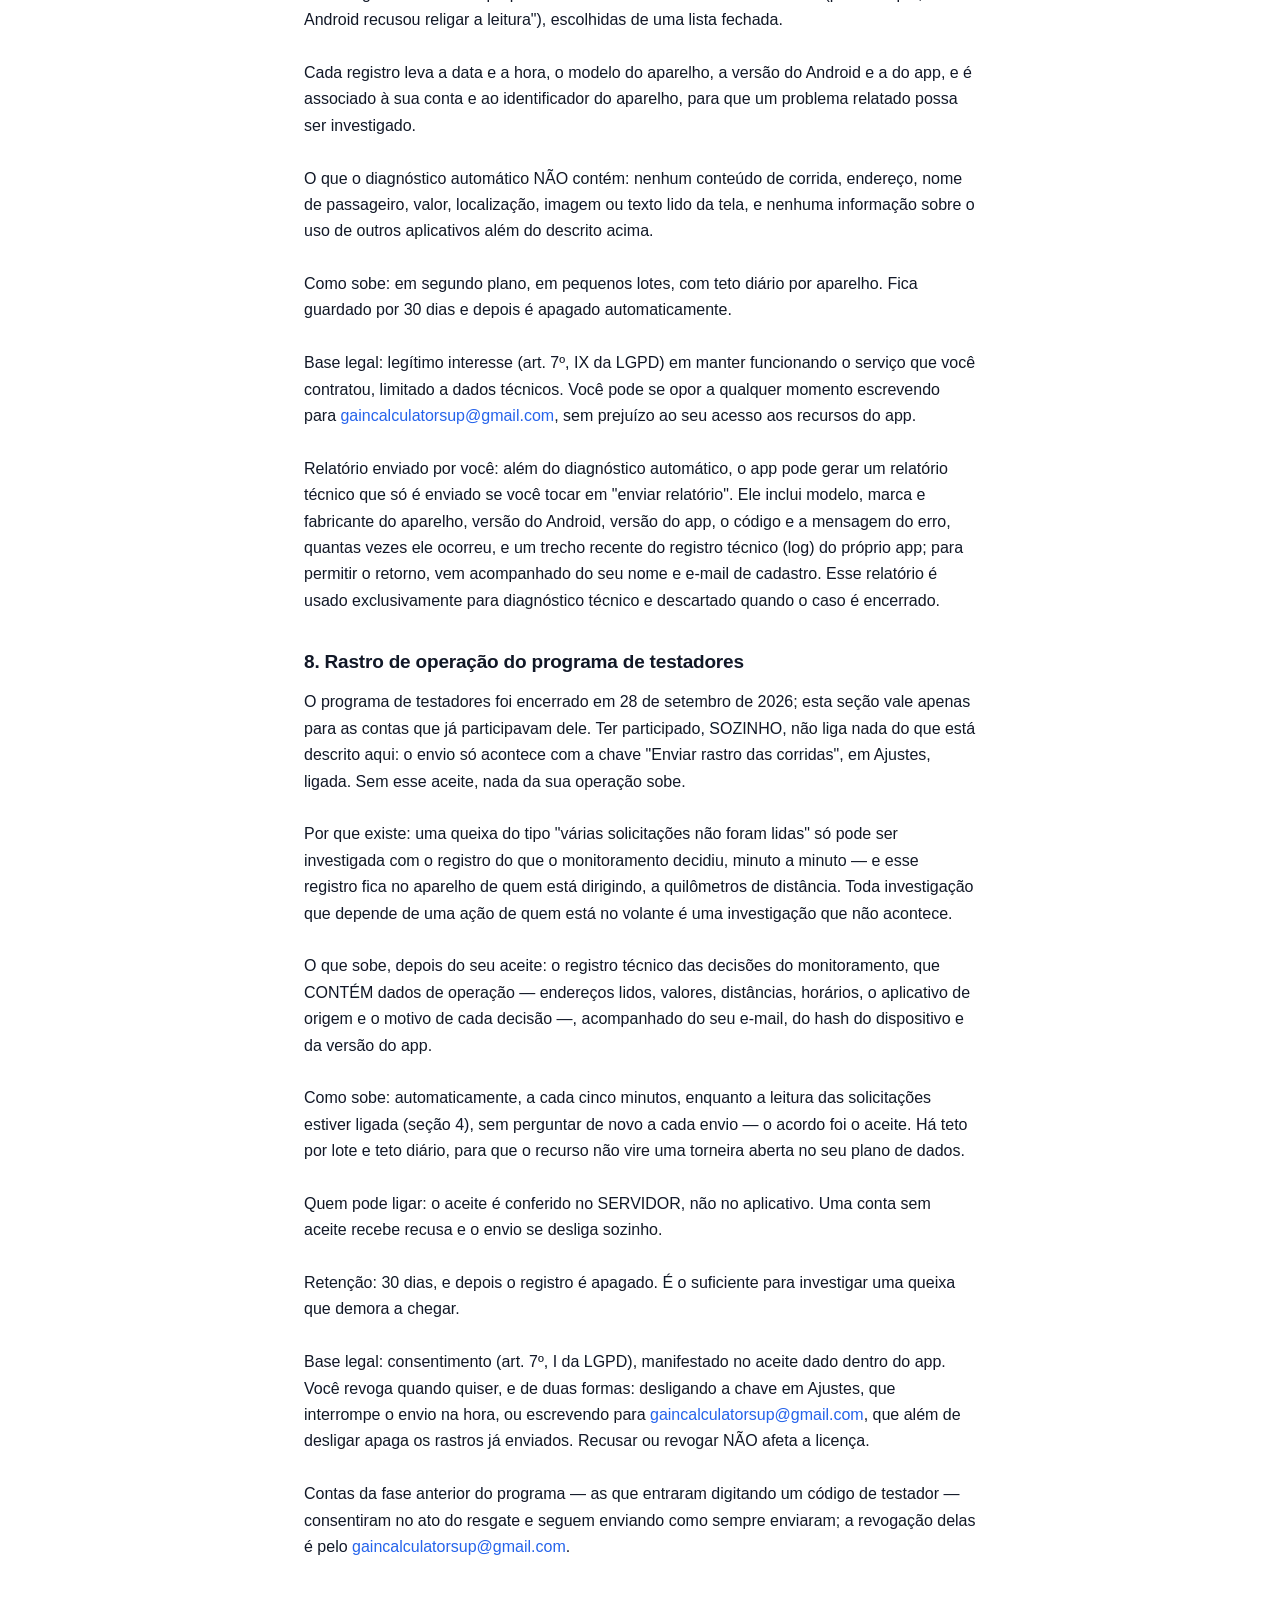
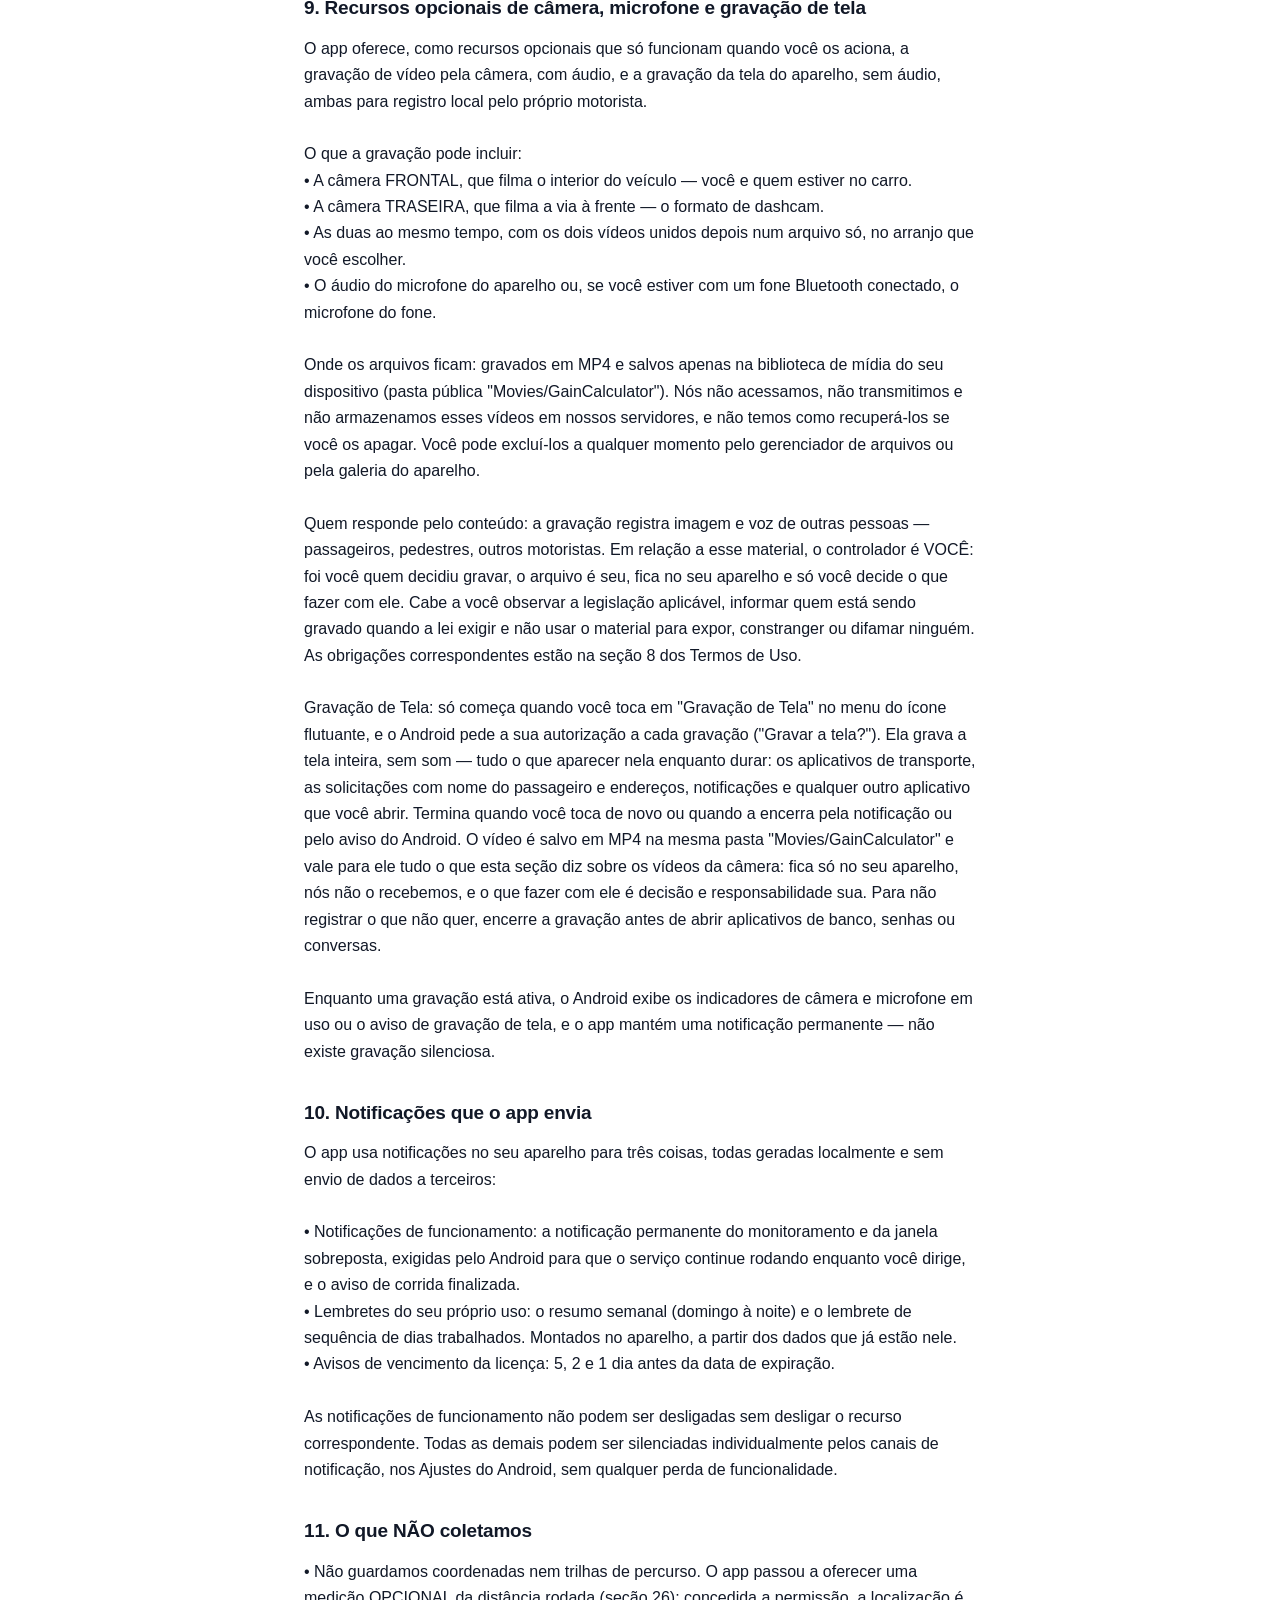
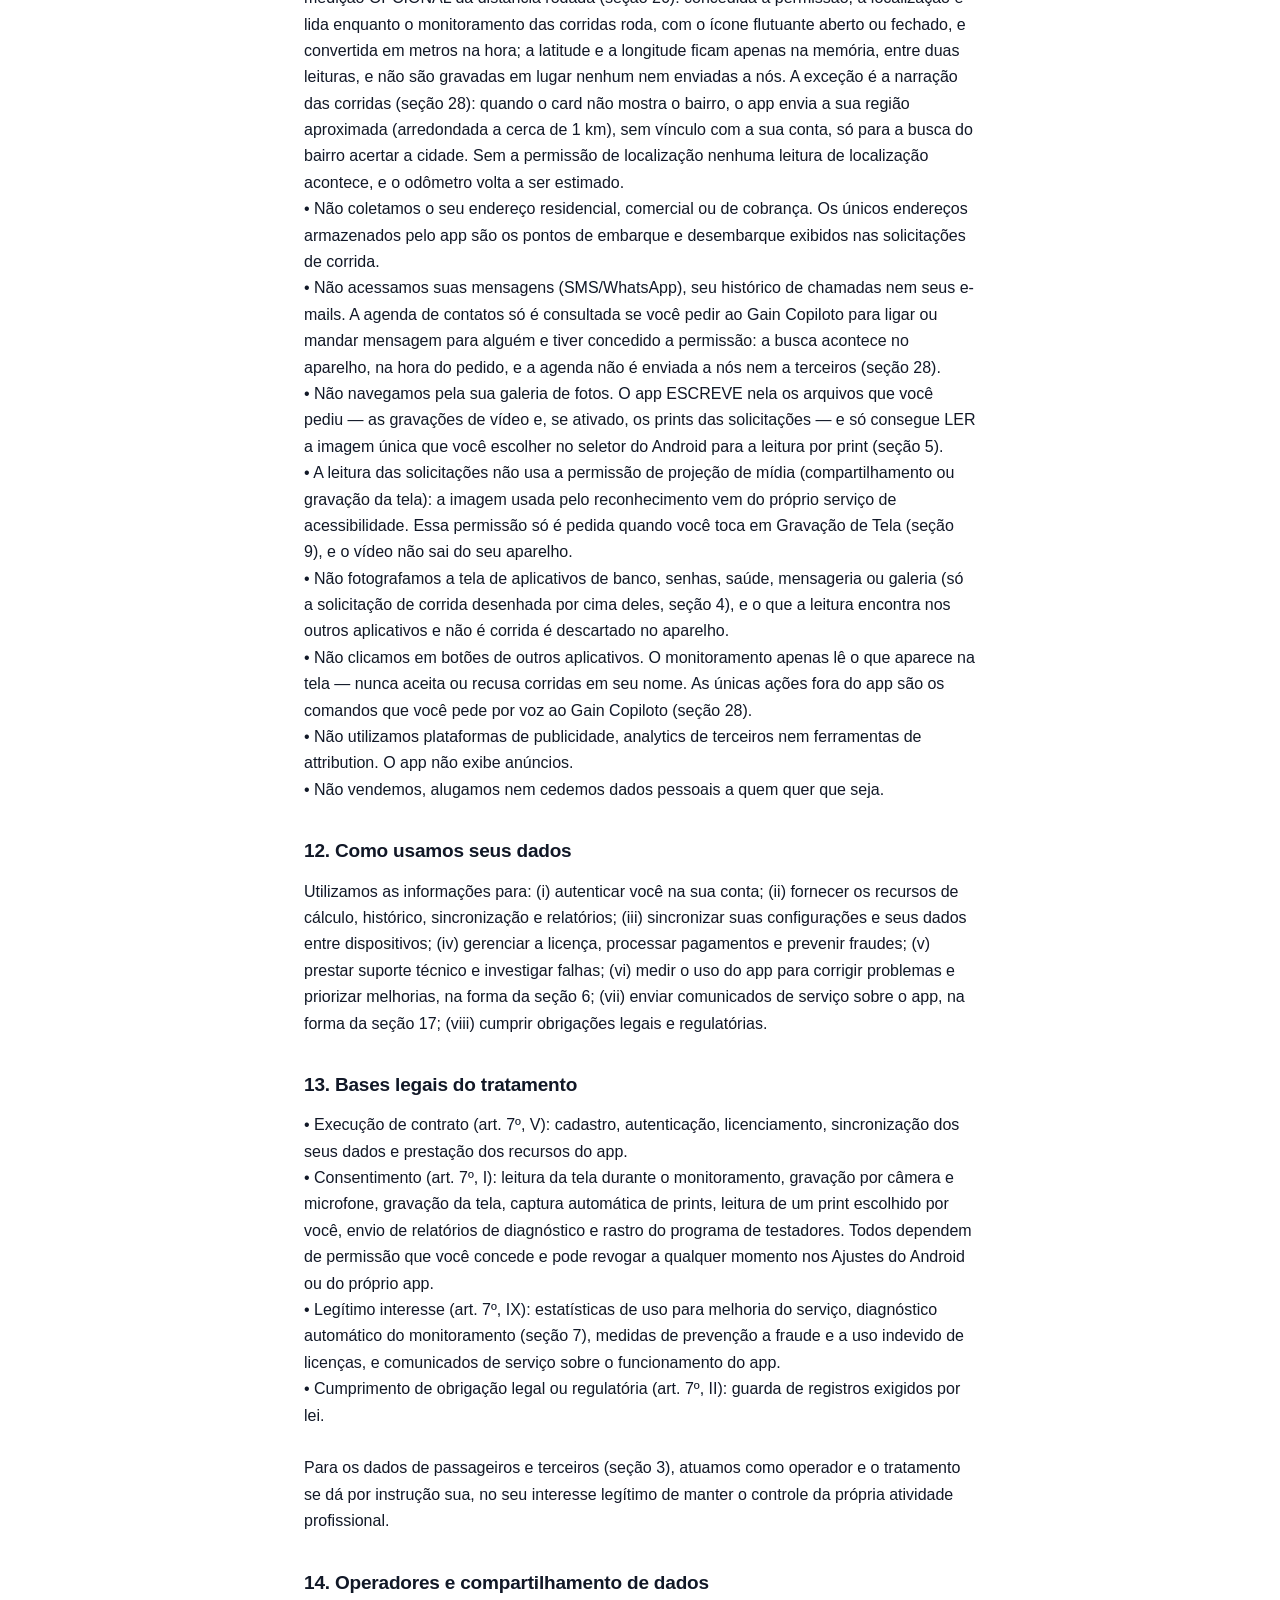
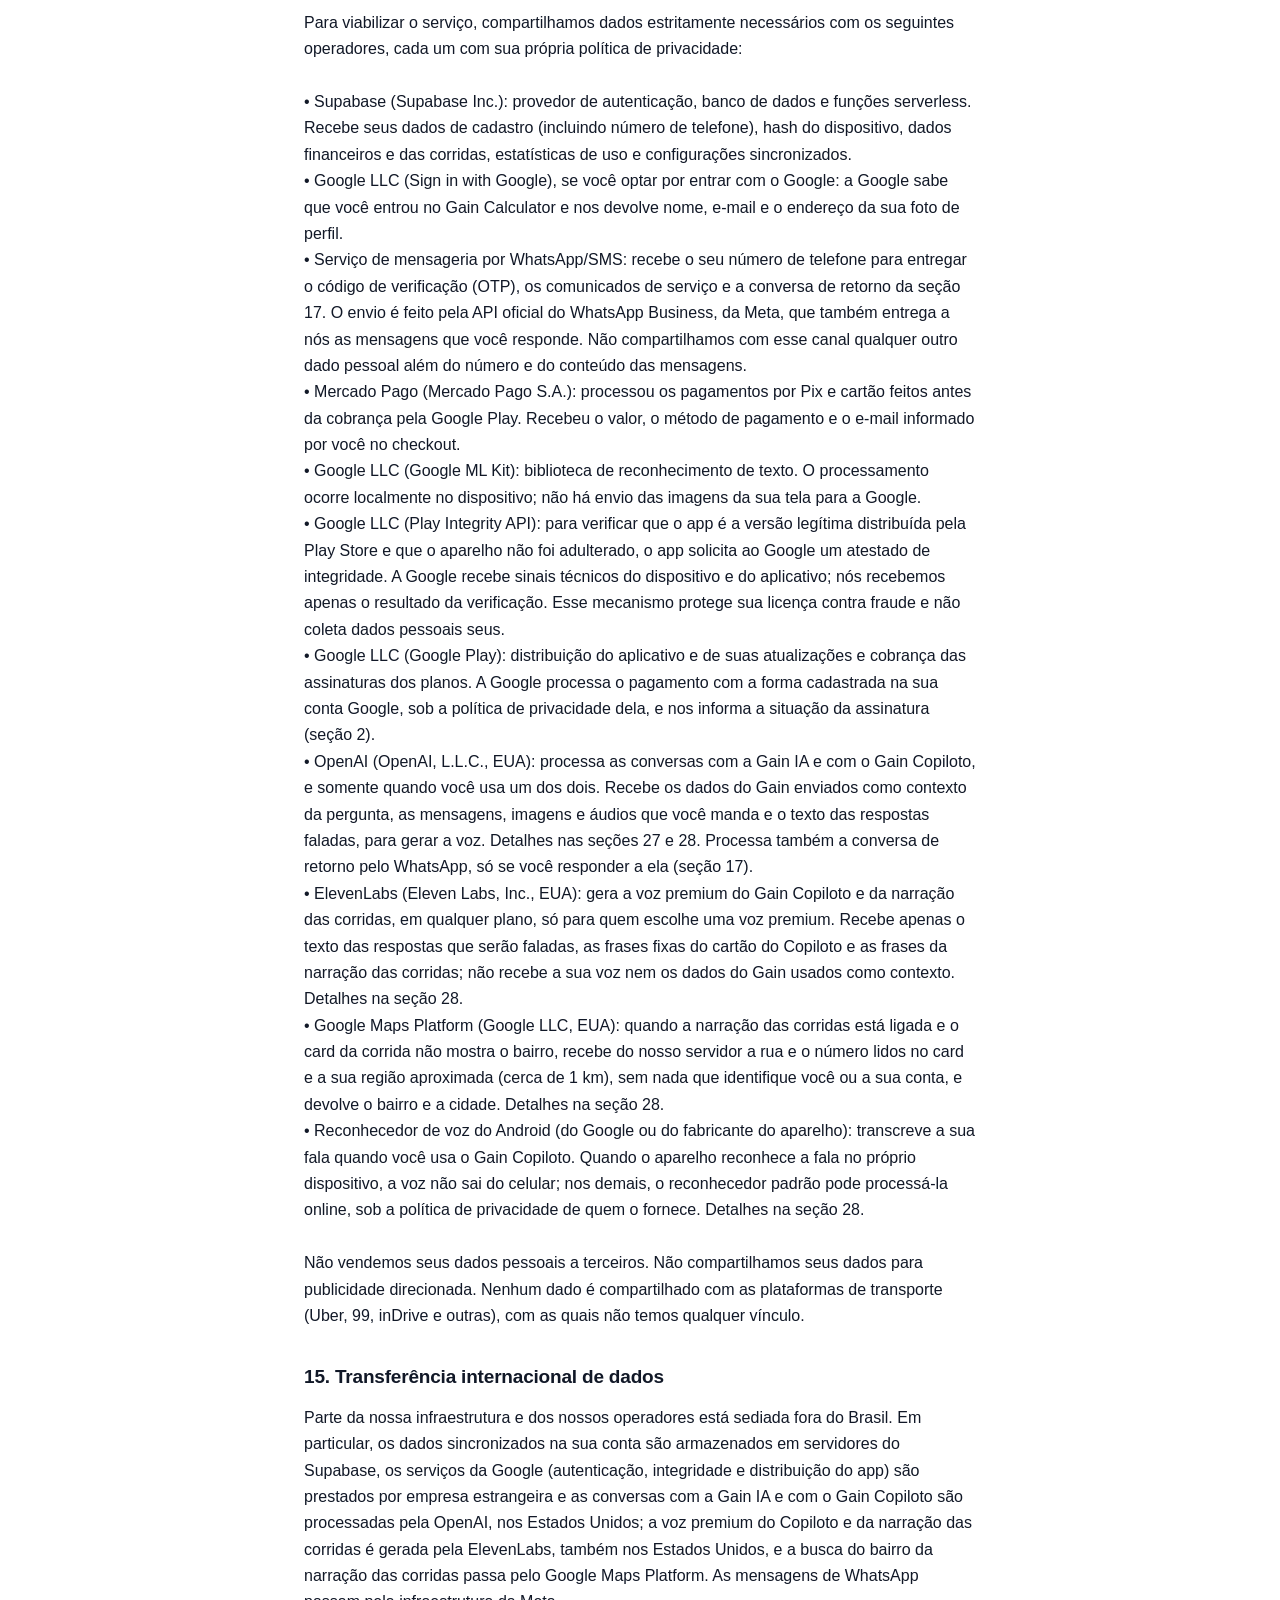
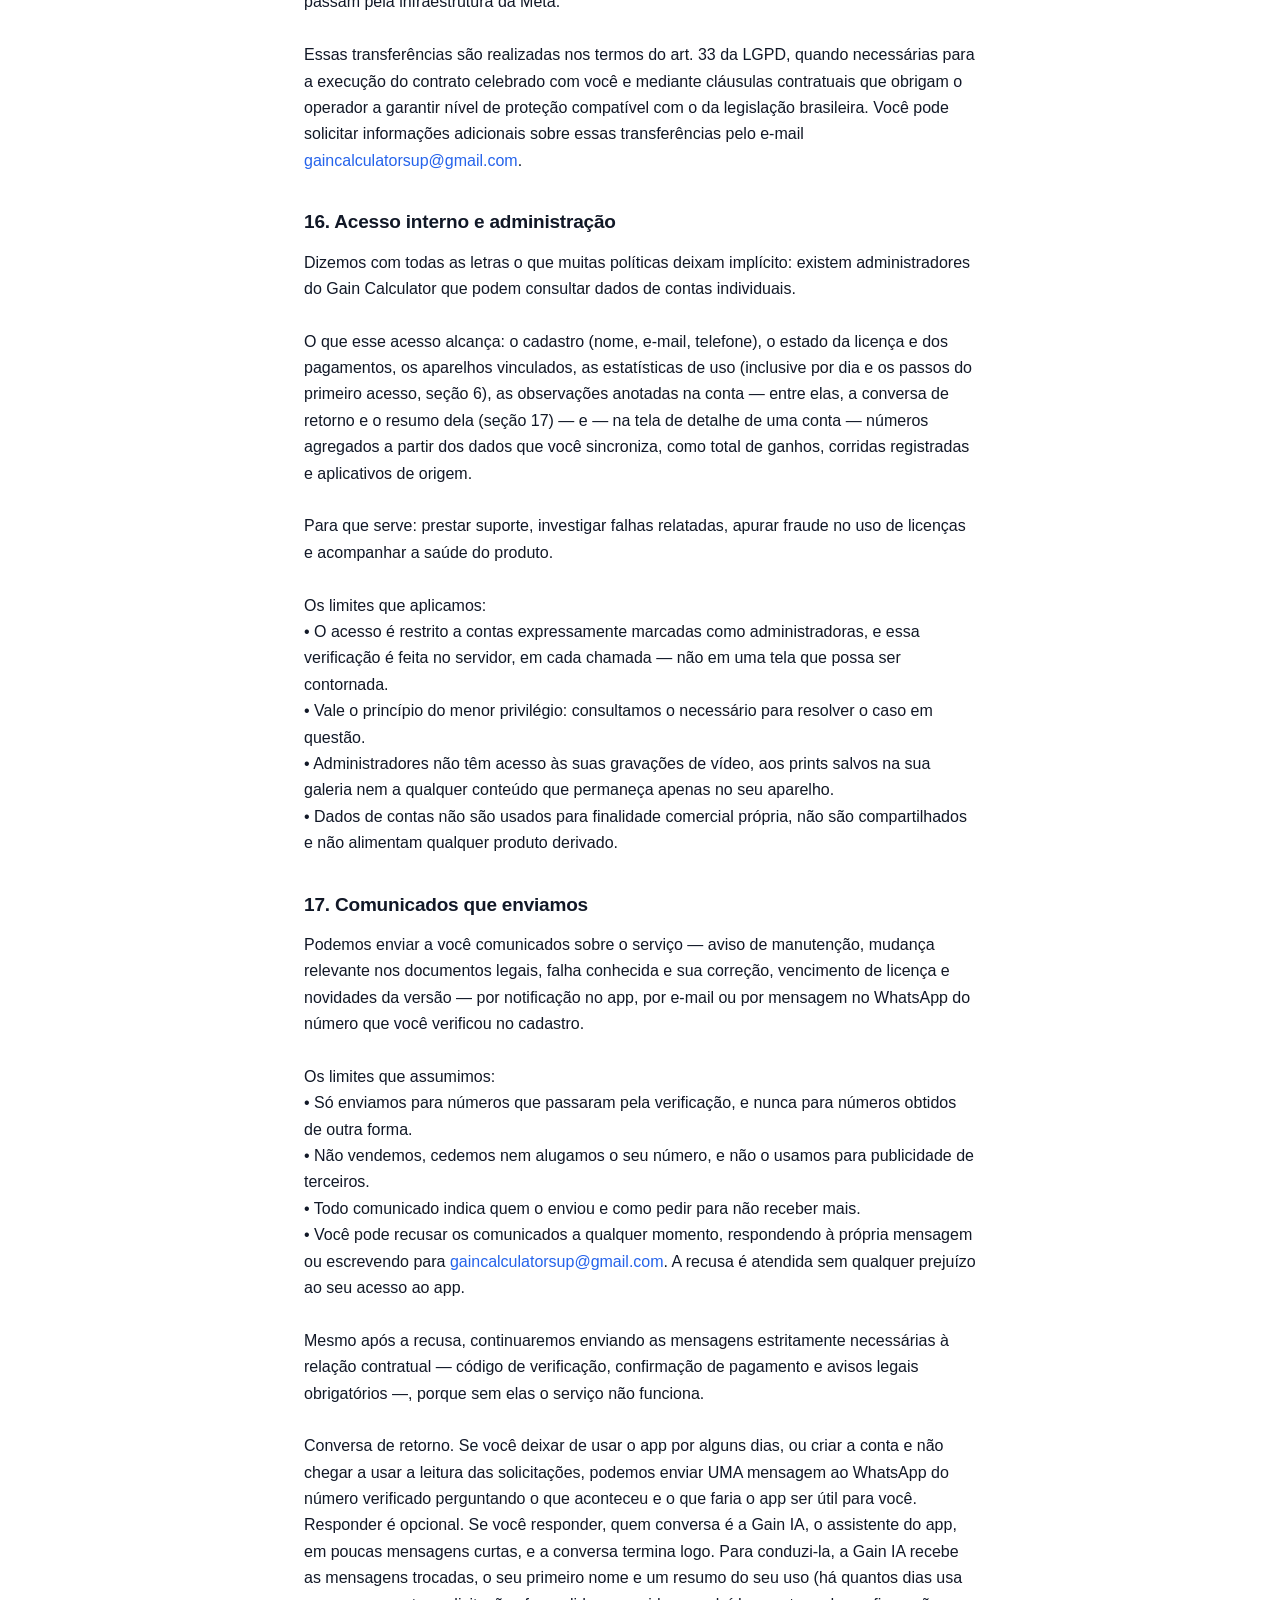
<file: docs/privacy.html>
<!DOCTYPE html>
<html lang="pt-BR">
<head>
    <meta charset="UTF-8">
    <meta name="viewport" content="width=device-width, initial-scale=1.0">
    <meta name="description" content="Política de Privacidade do aplicativo Gain Calculator.">
    <meta name="robots" content="index, follow">
    <title>Política de Privacidade — Gain Calculator</title>
    <link rel="stylesheet" href="style.css">
</head>
<body>
    <!-- Gerado por tools/gerar-paginas-legais.mjs a partir de
         app/src/main/java/com/gaincalculator/app/data/LegalDocuments.kt.
         Não edite à mão: a próxima geração sobrescreve. -->
    <main class="container">
        <header class="page-header">
            <p class="eyebrow">Gain Calculator</p>
            <h1>Política de Privacidade</h1>
            <p class="subtitle">Como tratamos seus dados no Gain Calculator</p>
            <p class="meta">Versão 22 &middot; Vigente desde 25 de novembro de 2026</p>
        </header>

        <section class="legal-section">
            <h2>1. Quem somos</h2>
            <p>O Gain Calculator ("nós", "app") é um aplicativo voltado a motoristas de aplicativo que ajuda no acompanhamento financeiro das corridas. Esta Política descreve quais dados tratamos, com qual finalidade, com quem compartilhamos e os direitos que você tem como titular dessas informações, em conformidade com a Lei Geral de Proteção de Dados (Lei nº 13.709/2018 - LGPD).

Para os fins da LGPD, somos o CONTROLADOR dos dados descritos nesta Política, com a ressalva importante da seção 3: em relação aos dados de passageiros e de terceiros que aparecem na tela do aplicativo de transporte, quem decide registrá-los é você, e o nosso papel é de operador a seu serviço.

Contato para qualquer assunto desta Política, inclusive exercício de direitos: <a href="mailto:gaincalculatorsup@gmail.com">gaincalculatorsup@gmail.com</a>.</p>
        </section>

        <section class="legal-section">
            <h2>2. Dados que coletamos</h2>
            <p>• Dados de cadastro: nome, e-mail, número de telefone celular e senha. A senha é armazenada de forma cifrada pelo nosso provedor de autenticação (Supabase) e nunca trafega nem é guardada em texto claro. O número de telefone é coletado obrigatoriamente no momento do cadastro e é confirmado por meio de um código (OTP) enviado por WhatsApp ou SMS. O telefone é utilizado para (i) confirmar a identidade do titular no cadastro, (ii) prevenir fraudes e abuso de testes gratuitos, (iii) viabilizar atendimento de suporte quando você nos solicitar, e (iv) enviar comunicados de serviço sobre o app, na forma e com o direito de recusa descritos na seção 17. Não vendemos, cedemos nem alugamos o seu telefone a ninguém, e não o usamos para publicidade de terceiros.
• Dados da conta Google, se você entrar com o Google: recebemos do Google o seu nome, o e-mail e o endereço da sua foto de perfil, apenas para criar e identificar a sua conta e exibir o seu avatar dentro do app. A foto é baixada diretamente do Google pelo seu aparelho e guardada em cache local; não a copiamos para os nossos servidores. Nós não recebemos a sua senha do Google nem qualquer acesso a Gmail, Drive, Agenda ou Contatos.
• Identificadores do dispositivo: hash criptográfico (HMAC-SHA256) do identificador Android, modelo, fabricante, sistema operacional e versão do app instalada. O identificador original do Android nunca é enviado ao servidor — apenas o hash, que serve para vincular a licença ao dispositivo e prevenir uso indevido.
• Dados financeiros e operacionais das corridas: valores de corridas, distâncias, durações, datas, app de origem da corrida (Uber, 99, etc.), avaliação registrada, receitas, despesas, metas e configurações que você cria no app. Esses dados ficam armazenados no seu dispositivo (banco de dados local) e, quando você está autenticado, também são sincronizados na sua conta para que possa restaurá-los em uma reinstalação ou outro aparelho.
• Solicitações lidas, aceitas ou não: o app guarda também as corridas que apenas foram OFERECIDAS a você e que você não aceitou, para exibir a lista de últimas solicitações e alimentar os relatórios. Essa lista é aparada automaticamente e não cresce indefinidamente.
• Dados de passageiros e de terceiros exibidos na tela: nome do passageiro, avaliação e endereços de embarque e desembarque. Por serem dados de pessoas que não são você, têm seção própria — ver a seção 3.
• Lista de aplicativos instalados com ícone na tela inicial: o app consulta o sistema para montar a lista em que você escolhe o que monitorar e para conseguir devolver você ao aplicativo da corrida com um toque. Essa consulta acontece no seu aparelho, a lista não é enviada aos nossos servidores, e o app não usa a permissão de acesso irrestrito a pacotes (QUERY_ALL_PACKAGES).
• Preferências de configuração: limites de aceite, perfil de consumo do veículo, tipo de veículo (carro ou moto), lista de aplicativos que você escolheu monitorar e demais ajustes feitos na tela de Ajustes.
• Chave Pix de recebimento (opcional): se você utilizar o recurso de receber pagamentos por QR Pix, os dados que você mesmo informa — chave, tipo de chave, nome do recebedor e cidade — ficam guardados no dispositivo e sincronizados na sua conta para montar o QR Code. Esses dados servem apenas para gerar o código que você mostra ao passageiro; nós não intermediamos, recebemos nem temos visibilidade sobre esses pagamentos, que ocorrem diretamente entre você e o pagador.
• Estatísticas de uso: ver a seção 6 desta Política, que descreve em detalhe o que é medido e o que deliberadamente não é.
• Distância percorrida (opcional): se você conceder a permissão de localização precisa, o app lê a localização do aparelho enquanto o monitoramento das corridas estiver rodando (seção 4), com o ícone flutuante aberto ou fechado, soma apenas os deslocamentos em veículo e guarda só quantos quilômetros foram rodados em cada deslocamento e em que intervalo de horário. Nenhuma coordenada é gravada e nada disso sai do seu aparelho — ver a seção 26.
• Tempo trabalhado: o app soma, por dia, o tempo das sessões de trabalho — da primeira solicitação de corrida lida até cinco minutos sem solicitação nova — para mostrar o resumo do dia. Fica só no seu aparelho; vai à Gain IA apenas dentro da pergunta que você enviar pelo botão do resumo (seção 27).
• Dados de pagamento da assinatura: quando você assina um plano pela Google Play, recebemos da Google o identificador da compra, o plano, o número do pedido, a situação da assinatura (ativa, cancelada, vencida ou estornada), a data até quando ela vale, se renova sozinha e o país da conta Google. Para prender a compra à sua conta do Gain, o app envia à Google um código derivado do identificador da sua conta (um resumo criptográfico, que não revela nome, e-mail nem telefone). Os dados do cartão e das demais formas de pagamento ficam com a Google e não chegam a nós. Nas compras feitas antes por Pix ou cartão (Mercado Pago), recebemos do processador o status (aprovado, pendente, recusado), o método utilizado, o valor e o e-mail informado no checkout; também nesse caso não armazenamos números de cartão.
• Indicações (Indique e ganhe): o código de indicação da sua conta, as contas que entraram com ele, o código que você usou ao criar a conta, se usou, e como os dias de cada lado foram concedidos. Quem indicou vê apenas a QUANTIDADE de indicações, nunca o nome, o e-mail ou o telefone de quem usou o código. Para que cada número só use um código uma vez, guardamos também um resumo criptográfico do número de telefone de quem usou um código, que não permite recuperar o número (seção 19).
• Dias grátis de boas-vindas: se a sua conta resgatou os 7 dias grátis oferecidos a quem cria a conta sem código de indicação, a data do resgate e até quando eles valem. Para que cada número resgate uma vez só, guardamos também um resumo criptográfico do número de telefone, que não permite recuperar o número (seção 19).</p>
        </section>

        <section class="legal-section">
            <h2>3. Dados de passageiros e de terceiros</h2>
            <p>Esta é a seção mais importante desta Política, porque trata de dados de pessoas que nunca instalaram o nosso app e nunca falaram conosco.

Quando você trabalha com o serviço de acessibilidade do app ligado, a tela do aplicativo de transporte mostra informações do passageiro. O Gain Calculator lê e guarda as seguintes, quando aparecem:
• O PRIMEIRO NOME (ou o nome exibido) do passageiro, usado para saber qual corrida está em andamento, distinguir uma corrida da seguinte e identificar o lançamento no seu Extrato.
• A avaliação do passageiro (a nota exibida pela plataforma).
• Os endereços de embarque e desembarque da corrida — rua, número, bairro e o nome do local quando exibido.

O que NÃO é lido nem guardado: telefone do passageiro, foto, mensagens trocadas no chat da plataforma, dados de pagamento dele, sobrenome completo quando a plataforma não o exibe, e qualquer coordenada geográfica.

Esses endereços referem-se exclusivamente à origem e ao destino da solicitação apresentada pelo aplicativo de transporte — não são, em hipótese alguma, o seu endereço residencial, comercial ou de cobrança. Nenhuma coordenada geográfica (GPS, latitude ou longitude) é lida do card nem guardada na sua conta; a única coordenada que sai do aparelho é a região aproximada da narração das corridas (seção 28).

Papéis de cada um: quem decide registrar a corrida é você, para a sua própria contabilidade e para o seu histórico de trabalho. Em relação a esses dados, você atua como controlador e nós atuamos como OPERADOR — guardamos, sincronizamos entre os seus aparelhos e devolvemos para você, seguindo a sua instrução. Não usamos esses dados para nenhuma finalidade própria além de operar o serviço para você.

Os nossos compromissos sobre esses dados:
• Ficam isolados na SUA conta. Nenhum outro usuário tem acesso a eles, e as regras de segurança do banco (Row Level Security) impedem o acesso cruzado entre contas.
• Não são vendidos, cedidos, licenciados nem compartilhados com plataformas de transporte, seguradoras, empresas de crédito, anunciantes ou qualquer terceiro.
• Não são usados para traçar perfil de passageiro, montar lista de recusa, pontuar pessoas ou alimentar qualquer base compartilhada entre motoristas.
• Não integram as estatísticas de uso (seção 6) e não vão para ferramenta de analytics alguma.
• São apagados quando você apaga o histórico de corridas, quando apaga apenas os endereços pelo controle granular dos Ajustes, ou quando exclui a conta.

Sua responsabilidade: como esses são dados de outra pessoa, você se compromete a utilizá-los somente para o seu controle financeiro e operacional, e a não divulgá-los, publicá-los ou usá-los para constranger, expor ou identificar publicamente qualquer passageiro. Isso vale inclusive para os prints e as gravações que ficam no seu aparelho.</p>
        </section>

        <section class="legal-section">
            <h2>4. Leitura da tela durante o monitoramento</h2>
            <p>Este é o recurso central do app e merece descrição própria.

Enquanto o serviço de acessibilidade do Gain Calculator está ligado e você está conectado à sua conta, o app lê o conteúdo exibido na tela para encontrar as solicitações dos aplicativos de transporte que VOCÊ selecionou na lista de aplicativos monitorados. Tudo passa por uma única permissão: o serviço de acessibilidade do Android, que você ativa manualmente e pode revogar quando quiser.

A leitura das solicitações é CONTÍNUA: ela não depende do botão de monitoramento da tela inicial. Esse botão abre e fecha apenas o ícone flutuante e, junto com ele, o tempo de monitoramento (seção 6); a medição da distância (seção 26) não depende do ícone. Com o ícone fechado, as solicitações continuam sendo lidas e analisadas, e uma corrida aceita reabre o ícone sozinha. A sessão de trabalho começa na primeira solicitação lida e se encerra sozinha depois de cinco minutos sem solicitação nova (ou quando você fecha o ícone): o ícone fecha junto e o app mostra o resumo do dia. Para interromper a leitura, desligue o serviço de acessibilidade do Gain Calculator nos Ajustes do Android.

A leitura acontece por dois caminhos, que se complementam:

• Árvore de acessibilidade: o app consulta a janela do aplicativo de transporte para ler os textos da solicitação de corrida (preço, distância, tempo, avaliação e nome do passageiro, endereços).
• Foto da tela tirada pelo próprio serviço de acessibilidade: quando o aplicativo de transporte desenha a solicitação como imagem e não há texto para ler, o serviço pede ao sistema uma imagem da tela e faz o reconhecimento óptico dela. A leitura NÃO usa a permissão de projeção de mídia (compartilhamento de tela) — ler as solicitações não depende de nenhum pedido de "gravar ou transmitir a tela". Essa permissão só é pedida pela Gravação de Tela (seção 9), quando você toca nela.

Em ambos os casos, o reconhecimento de texto roda LOCALMENTE no seu dispositivo (Google ML Kit on-device). As imagens da sua tela não são enviadas para nossos servidores nem para terceiros, e são descartadas da memória logo após o reconhecimento. Apenas os dados estruturados da corrida (preço, distância, endereços, nome do passageiro) podem ser sincronizados na sua conta, se você estiver autenticado.

Onde a foto da tela é tirada: as plataformas de transporte desenham a solicitação de corrida POR CIMA do aplicativo que estiver na tela — a tela inicial, o Waze, o Google Maps, o Android Auto ou qualquer outro. Por isso, enquanto o serviço de acessibilidade está ligado, a foto pode ser tirada com outro aplicativo em primeiro plano, e o reconhecimento lê o texto que estiver nela (o "outro conteúdo gerado pelo usuário" da declaração da Google Play). Tudo acontece no aparelho: o que não é uma solicitação de corrida é descartado na hora, sem ser guardado nem enviado. Essa leitura só acontece com o serviço de acessibilidade ligado e uma conta conectada — sem conta, ou com nenhum aplicativo marcado, a leitura é desativada por completo e nada é lido.

Categorias sensíveis ficam de fora: o app nunca fotografa por conta própria a tela de aplicativos de banco e carteiras digitais, cofres de senha, saúde, mensageria (WhatsApp, Telegram, SMS e semelhantes), galerias, seletores de fotos e gerenciadores de arquivos. A única exceção é a solicitação de corrida desenhada por cima de um deles: nesses segundos a imagem é lida para encontrar a corrida, e o que aparecer atrás dela é descartado no aparelho, como qualquer conteúdo que não seja corrida.

O monitoramento apenas LÊ. Ele não toca em botões, não aceita nem recusa corridas e não executa nenhuma ação dentro de outros aplicativos em seu nome. O mesmo serviço de acessibilidade é usado pelo Gain Copiloto, e SOMENTE quando você pede por voz, para quatro gestos de sistema: voltar, abrir os aplicativos recentes, abrir as notificações e tirar um print (seção 28). Você pode desligar o serviço de acessibilidade a qualquer momento, nos Ajustes do Android, e a leitura cessa imediatamente.

Se você ativar o recurso opcional de Captura de Tela automática, o app salva na galeria do seu aparelho (pasta pública "Pictures/GainCalculator") uma imagem de cada solicitação detectada. Essas imagens ficam somente no seu dispositivo, sob seu controle, e não são enviadas a nós nem a terceiros. Como elas contêm o nome do passageiro e os endereços da corrida, valem para elas os mesmos cuidados da seção 3.</p>
        </section>

        <section class="legal-section">
            <h2>5. Leitura de um print escolhido por você</h2>
            <p>Além do monitoramento, o app oferece um atalho para registrar lançamentos a partir de uma imagem: você toca em "ler do print", o Android abre o seletor de fotos, você escolhe UMA imagem e o app lê o texto dela para preencher o formulário.

Como isso funciona, exatamente:
• O app NÃO tem permissão de acesso à sua galeria e não consegue listar, procurar ou abrir nenhuma outra foto. Quem abre o seletor é o próprio sistema Android, e o app recebe acesso apenas ao arquivo que você apontou, apenas naquele momento.
• O reconhecimento de texto roda localmente no seu dispositivo. A imagem não é enviada a nós nem a terceiros, não é copiada para dentro do app e não fica guardada.
• Do texto reconhecido, o app aproveita somente o que serve ao lançamento (valor, data, descrição). O restante é descartado ao fechar a tela.

Este recurso funciona com o monitoramento desligado e não depende do serviço de acessibilidade.</p>
        </section>

        <section class="legal-section">
            <h2>6. Estatísticas de uso e melhoria do aplicativo</h2>
            <p>Para decidir o que melhorar, o app registra estatísticas sobre COMO ele é usado. Descrevemos aqui exatamente o que é medido, porque a diferença entre uma métrica de produto e um rastro de comportamento está nos detalhes.

O que é registrado:
• Tempo de monitoramento: início e duração dos períodos em que você manteve o monitoramento ligado, isto é, o ícone flutuante aberto — a leitura contínua da seção 4 com o ícone fechado não entra. É a medida de uso real do produto — não é tempo de tela do app, porque o motorista usa o Gain com o aplicativo de transporte à frente.
• Tempo por tela: o nome de cada tela do app (por exemplo, "Relatórios") e o total de milissegundos que ela ficou visível, além do número de vezes que foi aberta.
• Contadores de eventos: totais de ações relevantes do produto, como quantas vezes a janela de aceite foi exibida, tocada ou dispensada, e quantas corridas foram finalizadas. São apenas nomes de evento e contagens.
• Uso por dia: os mesmos contadores e tempos de tela, somados por dia do calendário (por exemplo, "Extrato: aberto 3 vezes, 2 minutos, em 12/11"). É o que mostra o que mudou no uso de quem deixou de usar o app.
• Passos do primeiro acesso: nas contas novas, a data e a hora em que cada etapa da configuração foi concluída pela primeira vez — entrar, confirmar o telefone, aceitar os documentos, conceder as permissões, abrir o ícone flutuante, ter a primeira solicitação lida, concluir a primeira corrida, ver os planos e assinar. Cada passo é registrado uma única vez. É o que mostra em que etapa quem desiste para.
• Tipo de veículo declarado e versão do app instalada.

O que NÃO é registrado, por decisão de projeto:
• Nenhum carimbo de hora por ação e nenhuma ordem de navegação. Fora a primeira vez de cada passo do primeiro acesso, os números são somas do dia: não é possível reconstruir o que você fez em cada momento, nem a sequência de telas que visitou. O diagnóstico técnico do monitoramento, que leva data e hora, é outro tratamento, descrito na seção 7.
• Nenhum conteúdo de corrida, endereço, nome de passageiro, valor ou texto lido da tela integra as estatísticas de uso.
• Nenhuma ferramenta de analytics de terceiros. Não usamos Firebase Analytics, Google Analytics, ferramentas de attribution ou SDKs de publicidade. Esses números não saem da nossa infraestrutura e não são vendidos, cedidos ou compartilhados com ninguém.

Finalidade: identificar quais recursos são realmente usados, onde o app falha ou confunde, e priorizar correções e melhorias. Um exemplo concreto do porquê disso importar: sem saber se uma janela é pouco vista ou vista e ignorada, a correção necessária seria escolhida no palpite.

Base legal: legítimo interesse (art. 7º, IX da LGPD) em aprimorar o serviço prestado a você, limitado ao mínimo necessário e analisado de forma agregada — ou, para entender por que uma conta deixou de usar o app, conta a conta (seção 16). Você pode se opor a esse tratamento a qualquer momento escrevendo para <a href="mailto:gaincalculatorsup@gmail.com">gaincalculatorsup@gmail.com</a> — o pedido será atendido sem qualquer prejuízo ao seu acesso aos recursos do app.</p>
        </section>

        <section class="legal-section">
            <h2>7. Diagnóstico do monitoramento</h2>
            <p>O monitoramento depende de coisas que o Android e o fabricante do aparelho controlam: o sistema pode encerrar o app para economizar bateria, desligar o serviço de acessibilidade ou impedir que a janela de dados apareça por cima de outro aplicativo. Quando isso acontece, quem está dirigindo vê apenas que "o app não mostrou nada". Para descobrir a causa sem pedir nada a você, o app registra e envia sozinho um diagnóstico técnico.

O que o diagnóstico automático registra:
• Quando e por que o processo do app foi encerrado, com o motivo que o próprio Android guarda (por exemplo, falta de memória, travamento ou "forçar parada").
• O estado do monitoramento e do aparelho: serviço de acessibilidade ligado e conectado, leitura ativa, ícone flutuante aberto, permissões do app (sobreposição, notificações, localização), isenção da otimização de bateria, restrições de segundo plano e economia de energia, tela ligada, quais plataformas estão marcadas e se a licença está válida.
• Se a janela de dados chegou de fato à tela, ficou coberta por outra janela ou foi escondida pelo sistema. Quando outro aplicativo está envolvido, só é registrado o nome do pacote dele se for um aplicativo de transporte, de navegação ou do próprio sistema; qualquer outro aparece apenas como "outro".
• Mensagens técnicas do próprio Gain Calculator sobre o monitoramento (por exemplo, "o Android recusou religar a leitura"), escolhidas de uma lista fechada.

Cada registro leva a data e a hora, o modelo do aparelho, a versão do Android e a do app, e é associado à sua conta e ao identificador do aparelho, para que um problema relatado possa ser investigado.

O que o diagnóstico automático NÃO contém: nenhum conteúdo de corrida, endereço, nome de passageiro, valor, localização, imagem ou texto lido da tela, e nenhuma informação sobre o uso de outros aplicativos além do descrito acima.

Como sobe: em segundo plano, em pequenos lotes, com teto diário por aparelho. Fica guardado por 30 dias e depois é apagado automaticamente.

Base legal: legítimo interesse (art. 7º, IX da LGPD) em manter funcionando o serviço que você contratou, limitado a dados técnicos. Você pode se opor a qualquer momento escrevendo para <a href="mailto:gaincalculatorsup@gmail.com">gaincalculatorsup@gmail.com</a>, sem prejuízo ao seu acesso aos recursos do app.

Relatório enviado por você: além do diagnóstico automático, o app pode gerar um relatório técnico que só é enviado se você tocar em "enviar relatório". Ele inclui modelo, marca e fabricante do aparelho, versão do Android, versão do app, o código e a mensagem do erro, quantas vezes ele ocorreu, e um trecho recente do registro técnico (log) do próprio app; para permitir o retorno, vem acompanhado do seu nome e e-mail de cadastro. Esse relatório é usado exclusivamente para diagnóstico técnico e descartado quando o caso é encerrado.</p>
        </section>

        <section class="legal-section">
            <h2>8. Rastro de operação do programa de testadores</h2>
            <p>O programa de testadores foi encerrado em 28 de setembro de 2026; esta seção vale apenas para as contas que já participavam dele. Ter participado, SOZINHO, não liga nada do que está descrito aqui: o envio só acontece com a chave "Enviar rastro das corridas", em Ajustes, ligada. Sem esse aceite, nada da sua operação sobe.

Por que existe: uma queixa do tipo "várias solicitações não foram lidas" só pode ser investigada com o registro do que o monitoramento decidiu, minuto a minuto — e esse registro fica no aparelho de quem está dirigindo, a quilômetros de distância. Toda investigação que depende de uma ação de quem está no volante é uma investigação que não acontece.

O que sobe, depois do seu aceite: o registro técnico das decisões do monitoramento, que CONTÉM dados de operação — endereços lidos, valores, distâncias, horários, o aplicativo de origem e o motivo de cada decisão —, acompanhado do seu e-mail, do hash do dispositivo e da versão do app.

Como sobe: automaticamente, a cada cinco minutos, enquanto a leitura das solicitações estiver ligada (seção 4), sem perguntar de novo a cada envio — o acordo foi o aceite. Há teto por lote e teto diário, para que o recurso não vire uma torneira aberta no seu plano de dados.

Quem pode ligar: o aceite é conferido no SERVIDOR, não no aplicativo. Uma conta sem aceite recebe recusa e o envio se desliga sozinho.

Retenção: 30 dias, e depois o registro é apagado. É o suficiente para investigar uma queixa que demora a chegar.

Base legal: consentimento (art. 7º, I da LGPD), manifestado no aceite dado dentro do app. Você revoga quando quiser, e de duas formas: desligando a chave em Ajustes, que interrompe o envio na hora, ou escrevendo para <a href="mailto:gaincalculatorsup@gmail.com">gaincalculatorsup@gmail.com</a>, que além de desligar apaga os rastros já enviados. Recusar ou revogar NÃO afeta a licença.

Contas da fase anterior do programa — as que entraram digitando um código de testador — consentiram no ato do resgate e seguem enviando como sempre enviaram; a revogação delas é pelo <a href="mailto:gaincalculatorsup@gmail.com">gaincalculatorsup@gmail.com</a>.</p>
        </section>

        <section class="legal-section">
            <h2>9. Recursos opcionais de câmera, microfone e gravação de tela</h2>
            <p>O app oferece, como recursos opcionais que só funcionam quando você os aciona, a gravação de vídeo pela câmera, com áudio, e a gravação da tela do aparelho, sem áudio, ambas para registro local pelo próprio motorista.

O que a gravação pode incluir:
• A câmera FRONTAL, que filma o interior do veículo — você e quem estiver no carro.
• A câmera TRASEIRA, que filma a via à frente — o formato de dashcam.
• As duas ao mesmo tempo, com os dois vídeos unidos depois num arquivo só, no arranjo que você escolher.
• O áudio do microfone do aparelho ou, se você estiver com um fone Bluetooth conectado, o microfone do fone.

Onde os arquivos ficam: gravados em MP4 e salvos apenas na biblioteca de mídia do seu dispositivo (pasta pública "Movies/GainCalculator"). Nós não acessamos, não transmitimos e não armazenamos esses vídeos em nossos servidores, e não temos como recuperá-los se você os apagar. Você pode excluí-los a qualquer momento pelo gerenciador de arquivos ou pela galeria do aparelho.

Quem responde pelo conteúdo: a gravação registra imagem e voz de outras pessoas — passageiros, pedestres, outros motoristas. Em relação a esse material, o controlador é VOCÊ: foi você quem decidiu gravar, o arquivo é seu, fica no seu aparelho e só você decide o que fazer com ele. Cabe a você observar a legislação aplicável, informar quem está sendo gravado quando a lei exigir e não usar o material para expor, constranger ou difamar ninguém. As obrigações correspondentes estão na seção 8 dos Termos de Uso.

Gravação de Tela: só começa quando você toca em "Gravação de Tela" no menu do ícone flutuante, e o Android pede a sua autorização a cada gravação ("Gravar a tela?"). Ela grava a tela inteira, sem som — tudo o que aparecer nela enquanto durar: os aplicativos de transporte, as solicitações com nome do passageiro e endereços, notificações e qualquer outro aplicativo que você abrir. Termina quando você toca de novo ou quando a encerra pela notificação ou pelo aviso do Android. O vídeo é salvo em MP4 na mesma pasta "Movies/GainCalculator" e vale para ele tudo o que esta seção diz sobre os vídeos da câmera: fica só no seu aparelho, nós não o recebemos, e o que fazer com ele é decisão e responsabilidade sua. Para não registrar o que não quer, encerre a gravação antes de abrir aplicativos de banco, senhas ou conversas.

Enquanto uma gravação está ativa, o Android exibe os indicadores de câmera e microfone em uso ou o aviso de gravação de tela, e o app mantém uma notificação permanente — não existe gravação silenciosa.</p>
        </section>

        <section class="legal-section">
            <h2>10. Notificações que o app envia</h2>
            <p>O app usa notificações no seu aparelho para três coisas, todas geradas localmente e sem envio de dados a terceiros:

• Notificações de funcionamento: a notificação permanente do monitoramento e da janela sobreposta, exigidas pelo Android para que o serviço continue rodando enquanto você dirige, e o aviso de corrida finalizada.
• Lembretes do seu próprio uso: o resumo semanal (domingo à noite) e o lembrete de sequência de dias trabalhados. Montados no aparelho, a partir dos dados que já estão nele.
• Avisos de vencimento da licença: 5, 2 e 1 dia antes da data de expiração.

As notificações de funcionamento não podem ser desligadas sem desligar o recurso correspondente. Todas as demais podem ser silenciadas individualmente pelos canais de notificação, nos Ajustes do Android, sem qualquer perda de funcionalidade.</p>
        </section>

        <section class="legal-section">
            <h2>11. O que NÃO coletamos</h2>
            <p>• Não guardamos coordenadas nem trilhas de percurso. O app passou a oferecer uma medição OPCIONAL da distância rodada (seção 26): concedida a permissão, a localização é lida enquanto o monitoramento das corridas roda, com o ícone flutuante aberto ou fechado, e convertida em metros na hora; a latitude e a longitude ficam apenas na memória, entre duas leituras, e não são gravadas em lugar nenhum nem enviadas a nós. A exceção é a narração das corridas (seção 28): quando o card não mostra o bairro, o app envia a sua região aproximada (arredondada a cerca de 1 km), sem vínculo com a sua conta, só para a busca do bairro acertar a cidade. Sem a permissão de localização nenhuma leitura de localização acontece, e o odômetro volta a ser estimado.
• Não coletamos o seu endereço residencial, comercial ou de cobrança. Os únicos endereços armazenados pelo app são os pontos de embarque e desembarque exibidos nas solicitações de corrida.
• Não acessamos suas mensagens (SMS/WhatsApp), seu histórico de chamadas nem seus e-mails. A agenda de contatos só é consultada se você pedir ao Gain Copiloto para ligar ou mandar mensagem para alguém e tiver concedido a permissão: a busca acontece no aparelho, na hora do pedido, e a agenda não é enviada a nós nem a terceiros (seção 28).
• Não navegamos pela sua galeria de fotos. O app ESCREVE nela os arquivos que você pediu — as gravações de vídeo e, se ativado, os prints das solicitações — e só consegue LER a imagem única que você escolher no seletor do Android para a leitura por print (seção 5).
• A leitura das solicitações não usa a permissão de projeção de mídia (compartilhamento ou gravação da tela): a imagem usada pelo reconhecimento vem do próprio serviço de acessibilidade. Essa permissão só é pedida quando você toca em Gravação de Tela (seção 9), e o vídeo não sai do seu aparelho.
• Não fotografamos a tela de aplicativos de banco, senhas, saúde, mensageria ou galeria (só a solicitação de corrida desenhada por cima deles, seção 4), e o que a leitura encontra nos outros aplicativos e não é corrida é descartado no aparelho.
• Não clicamos em botões de outros aplicativos. O monitoramento apenas lê o que aparece na tela — nunca aceita ou recusa corridas em seu nome. As únicas ações fora do app são os comandos que você pede por voz ao Gain Copiloto (seção 28).
• Não utilizamos plataformas de publicidade, analytics de terceiros nem ferramentas de attribution. O app não exibe anúncios.
• Não vendemos, alugamos nem cedemos dados pessoais a quem quer que seja.</p>
        </section>

        <section class="legal-section">
            <h2>12. Como usamos seus dados</h2>
            <p>Utilizamos as informações para: (i) autenticar você na sua conta; (ii) fornecer os recursos de cálculo, histórico, sincronização e relatórios; (iii) sincronizar suas configurações e seus dados entre dispositivos; (iv) gerenciar a licença, processar pagamentos e prevenir fraudes; (v) prestar suporte técnico e investigar falhas; (vi) medir o uso do app para corrigir problemas e priorizar melhorias, na forma da seção 6; (vii) enviar comunicados de serviço sobre o app, na forma da seção 17; (viii) cumprir obrigações legais e regulatórias.</p>
        </section>

        <section class="legal-section">
            <h2>13. Bases legais do tratamento</h2>
            <p>• Execução de contrato (art. 7º, V): cadastro, autenticação, licenciamento, sincronização dos seus dados e prestação dos recursos do app.
• Consentimento (art. 7º, I): leitura da tela durante o monitoramento, gravação por câmera e microfone, gravação da tela, captura automática de prints, leitura de um print escolhido por você, envio de relatórios de diagnóstico e rastro do programa de testadores. Todos dependem de permissão que você concede e pode revogar a qualquer momento nos Ajustes do Android ou do próprio app.
• Legítimo interesse (art. 7º, IX): estatísticas de uso para melhoria do serviço, diagnóstico automático do monitoramento (seção 7), medidas de prevenção a fraude e a uso indevido de licenças, e comunicados de serviço sobre o funcionamento do app.
• Cumprimento de obrigação legal ou regulatória (art. 7º, II): guarda de registros exigidos por lei.

Para os dados de passageiros e terceiros (seção 3), atuamos como operador e o tratamento se dá por instrução sua, no seu interesse legítimo de manter o controle da própria atividade profissional.</p>
        </section>

        <section class="legal-section">
            <h2>14. Operadores e compartilhamento de dados</h2>
            <p>Para viabilizar o serviço, compartilhamos dados estritamente necessários com os seguintes operadores, cada um com sua própria política de privacidade:

• Supabase (Supabase Inc.): provedor de autenticação, banco de dados e funções serverless. Recebe seus dados de cadastro (incluindo número de telefone), hash do dispositivo, dados financeiros e das corridas, estatísticas de uso e configurações sincronizados.
• Google LLC (Sign in with Google), se você optar por entrar com o Google: a Google sabe que você entrou no Gain Calculator e nos devolve nome, e-mail e o endereço da sua foto de perfil.
• Serviço de mensageria por WhatsApp/SMS: recebe o seu número de telefone para entregar o código de verificação (OTP), os comunicados de serviço e a conversa de retorno da seção 17. O envio é feito pela API oficial do WhatsApp Business, da Meta, que também entrega a nós as mensagens que você responde. Não compartilhamos com esse canal qualquer outro dado pessoal além do número e do conteúdo das mensagens.
• Mercado Pago (Mercado Pago S.A.): processou os pagamentos por Pix e cartão feitos antes da cobrança pela Google Play. Recebeu o valor, o método de pagamento e o e-mail informado por você no checkout.
• Google LLC (Google ML Kit): biblioteca de reconhecimento de texto. O processamento ocorre localmente no dispositivo; não há envio das imagens da sua tela para a Google.
• Google LLC (Play Integrity API): para verificar que o app é a versão legítima distribuída pela Play Store e que o aparelho não foi adulterado, o app solicita ao Google um atestado de integridade. A Google recebe sinais técnicos do dispositivo e do aplicativo; nós recebemos apenas o resultado da verificação. Esse mecanismo protege sua licença contra fraude e não coleta dados pessoais seus.
• Google LLC (Google Play): distribuição do aplicativo e de suas atualizações e cobrança das assinaturas dos planos. A Google processa o pagamento com a forma cadastrada na sua conta Google, sob a política de privacidade dela, e nos informa a situação da assinatura (seção 2).
• OpenAI (OpenAI, L.L.C., EUA): processa as conversas com a Gain IA e com o Gain Copiloto, e somente quando você usa um dos dois. Recebe os dados do Gain enviados como contexto da pergunta, as mensagens, imagens e áudios que você manda e o texto das respostas faladas, para gerar a voz. Detalhes nas seções 27 e 28. Processa também a conversa de retorno pelo WhatsApp, só se você responder a ela (seção 17).
• ElevenLabs (Eleven Labs, Inc., EUA): gera a voz premium do Gain Copiloto e da narração das corridas, em qualquer plano, só para quem escolhe uma voz premium. Recebe apenas o texto das respostas que serão faladas, as frases fixas do cartão do Copiloto e as frases da narração das corridas; não recebe a sua voz nem os dados do Gain usados como contexto. Detalhes na seção 28.
• Google Maps Platform (Google LLC, EUA): quando a narração das corridas está ligada e o card da corrida não mostra o bairro, recebe do nosso servidor a rua e o número lidos no card e a sua região aproximada (cerca de 1 km), sem nada que identifique você ou a sua conta, e devolve o bairro e a cidade. Detalhes na seção 28.
• Reconhecedor de voz do Android (do Google ou do fabricante do aparelho): transcreve a sua fala quando você usa o Gain Copiloto. Quando o aparelho reconhece a fala no próprio dispositivo, a voz não sai do celular; nos demais, o reconhecedor padrão pode processá-la online, sob a política de privacidade de quem o fornece. Detalhes na seção 28.

Não vendemos seus dados pessoais a terceiros. Não compartilhamos seus dados para publicidade direcionada. Nenhum dado é compartilhado com as plataformas de transporte (Uber, 99, inDrive e outras), com as quais não temos qualquer vínculo.</p>
        </section>

        <section class="legal-section">
            <h2>15. Transferência internacional de dados</h2>
            <p>Parte da nossa infraestrutura e dos nossos operadores está sediada fora do Brasil. Em particular, os dados sincronizados na sua conta são armazenados em servidores do Supabase, os serviços da Google (autenticação, integridade e distribuição do app) são prestados por empresa estrangeira e as conversas com a Gain IA e com o Gain Copiloto são processadas pela OpenAI, nos Estados Unidos; a voz premium do Copiloto e da narração das corridas é gerada pela ElevenLabs, também nos Estados Unidos, e a busca do bairro da narração das corridas passa pelo Google Maps Platform. As mensagens de WhatsApp passam pela infraestrutura da Meta.

Essas transferências são realizadas nos termos do art. 33 da LGPD, quando necessárias para a execução do contrato celebrado com você e mediante cláusulas contratuais que obrigam o operador a garantir nível de proteção compatível com o da legislação brasileira. Você pode solicitar informações adicionais sobre essas transferências pelo e-mail <a href="mailto:gaincalculatorsup@gmail.com">gaincalculatorsup@gmail.com</a>.</p>
        </section>

        <section class="legal-section">
            <h2>16. Acesso interno e administração</h2>
            <p>Dizemos com todas as letras o que muitas políticas deixam implícito: existem administradores do Gain Calculator que podem consultar dados de contas individuais.

O que esse acesso alcança: o cadastro (nome, e-mail, telefone), o estado da licença e dos pagamentos, os aparelhos vinculados, as estatísticas de uso (inclusive por dia e os passos do primeiro acesso, seção 6), as observações anotadas na conta — entre elas, a conversa de retorno e o resumo dela (seção 17) — e — na tela de detalhe de uma conta — números agregados a partir dos dados que você sincroniza, como total de ganhos, corridas registradas e aplicativos de origem.

Para que serve: prestar suporte, investigar falhas relatadas, apurar fraude no uso de licenças e acompanhar a saúde do produto.

Os limites que aplicamos:
• O acesso é restrito a contas expressamente marcadas como administradoras, e essa verificação é feita no servidor, em cada chamada — não em uma tela que possa ser contornada.
• Vale o princípio do menor privilégio: consultamos o necessário para resolver o caso em questão.
• Administradores não têm acesso às suas gravações de vídeo, aos prints salvos na sua galeria nem a qualquer conteúdo que permaneça apenas no seu aparelho.
• Dados de contas não são usados para finalidade comercial própria, não são compartilhados e não alimentam qualquer produto derivado.</p>
        </section>

        <section class="legal-section">
            <h2>17. Comunicados que enviamos</h2>
            <p>Podemos enviar a você comunicados sobre o serviço — aviso de manutenção, mudança relevante nos documentos legais, falha conhecida e sua correção, vencimento de licença e novidades da versão — por notificação no app, por e-mail ou por mensagem no WhatsApp do número que você verificou no cadastro.

Os limites que assumimos:
• Só enviamos para números que passaram pela verificação, e nunca para números obtidos de outra forma.
• Não vendemos, cedemos nem alugamos o seu número, e não o usamos para publicidade de terceiros.
• Todo comunicado indica quem o enviou e como pedir para não receber mais.
• Você pode recusar os comunicados a qualquer momento, respondendo à própria mensagem ou escrevendo para <a href="mailto:gaincalculatorsup@gmail.com">gaincalculatorsup@gmail.com</a>. A recusa é atendida sem qualquer prejuízo ao seu acesso ao app.

Mesmo após a recusa, continuaremos enviando as mensagens estritamente necessárias à relação contratual — código de verificação, confirmação de pagamento e avisos legais obrigatórios —, porque sem elas o serviço não funciona.

Conversa de retorno. Se você deixar de usar o app por alguns dias, ou criar a conta e não chegar a usar a leitura das solicitações, podemos enviar UMA mensagem ao WhatsApp do número verificado perguntando o que aconteceu e o que faria o app ser útil para você. Responder é opcional. Se você responder, quem conversa é a Gain IA, o assistente do app, em poucas mensagens curtas, e a conversa termina logo. Para conduzi-la, a Gain IA recebe as mensagens trocadas, o seu primeiro nome e um resumo do seu uso (há quantos dias usa ou parou, quantas solicitações foram lidas e corridas concluídas, a etapa da configuração em que parou e a situação do seu acesso) — nunca valores, endereços ou dados de passageiros. Áudio que você mandar é transcrito para texto e não é guardado; imagens não são lidas. O motivo que você der e o que faria você voltar ficam anotados na sua conta, junto com a conversa, visíveis só à administração (seção 16), e servem para decidir o que melhorar. Cada situação gera no máximo uma abordagem, com pelo menos 60 dias entre uma e outra. Responda SAIR, ou peça para parar, e não enviamos mais nenhuma mensagem dessas.

Base legal: legítimo interesse (art. 7º, IX) para comunicados de serviço e para a conversa de retorno, e execução de contrato (art. 7º, V) para as mensagens transacionais.</p>
        </section>

        <section class="legal-section">
            <h2>18. Armazenamento e segurança</h2>
            <p>Os dados sincronizados são armazenados em servidores com criptografia em trânsito (TLS) e em repouso. Adotamos boas práticas de segurança — controle de acesso, princípio do menor privilégio, separação de ambientes, regras de Row Level Security (RLS) no banco de dados e cache local assinado contra adulteração.

No seu aparelho, o backup automático do Android está DESLIGADO para este app. É uma escolha deliberada: o banco local guarda histórico de corridas, ganhos, endereços e nomes de passageiros, e com o backup ligado esse banco sairia do aparelho pelo Google Drive, fora do nosso controle e do seu. Não há perda: os seus dados sobem para a sua conta e voltam no login, inclusive em aparelho novo.

Nenhum sistema é 100% imune a incidentes. Em caso de incidente de segurança que possa acarretar risco ou dano relevante, comunicaremos os titulares afetados e a Autoridade Nacional de Proteção de Dados (ANPD) em prazo razoável, na forma do art. 48 da LGPD, informando o que aconteceu, quais dados foram atingidos e o que fazer a respeito.</p>
        </section>

        <section class="legal-section">
            <h2>19. Retenção</h2>
            <p>Mantemos os dados enquanto sua conta estiver ativa ou enquanto forem necessários para cumprir obrigações legais e contratuais. Os prazos específicos são:

• Dados de cadastro, corridas, lançamentos e configurações: enquanto a conta existir.
• Rastro do programa de testadores: 30 dias a partir do envio, com apagamento automático.
• Diagnóstico automático do monitoramento: 30 dias a partir do registro, com apagamento automático.
• Relatórios de diagnóstico enviados por você: até o encerramento do caso a que se referem.
• Códigos de verificação (OTP): minutos, apenas o tempo de validade do código.
• Registros de pagamento: pelo prazo exigido pela legislação fiscal e de defesa do consumidor, mesmo após a exclusão da conta, restritos ao mínimo necessário.
• Indicações: enquanto a conta existir. Excluída a conta, o registro deixa de apontar para ela, e fica apenas o resumo criptográfico do número de telefone de quem usou um código, enquanto o programa Indique e ganhe existir, só para impedir que o mesmo número receba os dias de indicação de novo (prevenção a fraude, seção 13).
• Dias grátis de boas-vindas: enquanto a conta existir. Excluída a conta, o registro deixa de apontar para ela, e fica apenas o resumo criptográfico do número de telefone, enquanto a oferta existir, só para impedir que o mesmo número resgate os dias de novo (prevenção a fraude, seção 13).
• Uso por dia: até 13 meses, com apagamento automático. Passos do primeiro acesso: enquanto a conta existir.
• Conversa de retorno e observações da conta: enquanto a conta existir. O número de quem pediu para não receber mais fica guardado, mesmo depois da exclusão da conta, só para que a recusa continue valendo.

Você pode solicitar a exclusão da conta a qualquer momento pelo próprio app ou pelo canal de contato indicado nesta Política. Após a exclusão, os dados pessoais associados à conta são removidos em prazo razoável (até 30 dias), exceto registros que precisem ser conservados por exigência legal.

Os arquivos que ficam apenas no seu aparelho — vídeos e prints — não são apagados por nós, porque nunca tivemos acesso a eles. Continuam com você até que você os apague.</p>
        </section>

        <section class="legal-section">
            <h2>20. Decisões automatizadas</h2>
            <p>O app classifica cada solicitação de corrida (por exemplo, com um indicador de "boa" ou "ruim") aplicando os parâmetros que VOCÊ configurou — custo de combustível, consumo do veículo, valor mínimo por quilômetro e por hora.

Essa classificação é uma sugestão de cálculo exibida a você, e nada mais: quem aceita ou recusa a corrida é você, o app não age em seu nome, e o resultado não é comunicado a nenhuma plataforma, empregador ou terceiro.

Na conversa de retorno (seção 17), a Gain IA resume as suas respostas e classifica o motivo que você deu. Esse resumo orienta melhorias do produto e não muda nada no seu acesso, no seu plano ou no preço que você paga.

Não realizamos tratamento automatizado que defina perfil pessoal, de crédito, de consumo ou de personalidade, nem decisão automatizada que produza efeitos jurídicos sobre você. Ainda assim, o direito de revisão previsto no art. 20 da LGPD está assegurado: escreva para <a href="mailto:gaincalculatorsup@gmail.com">gaincalculatorsup@gmail.com</a> e explicaremos a lógica do cálculo.</p>
        </section>

        <section class="legal-section">
            <h2>21. Seus direitos (LGPD)</h2>
            <p>Nos termos da LGPD, você tem o direito de, a qualquer momento: confirmar a existência de tratamento; acessar seus dados; corrigir dados incompletos, inexatos ou desatualizados; solicitar a anonimização, bloqueio ou eliminação de dados desnecessários ou tratados em desconformidade; obter a portabilidade; revogar o consentimento; opor-se a tratamento fundado em legítimo interesse; ser informado sobre o compartilhamento; e ser informado sobre a possibilidade de não fornecer consentimento e as consequências disso.

Para exercer seus direitos, escreva para <a href="mailto:gaincalculatorsup@gmail.com">gaincalculatorsup@gmail.com</a> informando o e-mail cadastrado e o pedido desejado. Respondemos em até 15 dias. Alguns pedidos podem ser atendidos imediatamente pelo próprio app: a exclusão da conta e a limpeza seletiva de histórico, endereços e lançamentos estão nos Ajustes.

Se entender que o seu pedido não foi adequadamente atendido, você pode apresentar reclamação à Autoridade Nacional de Proteção de Dados (ANPD).</p>
        </section>

        <section class="legal-section">
            <h2>22. Cookies e identificadores</h2>
            <p>O app não utiliza cookies de navegação. Utilizamos identificadores técnicos (hash do dispositivo e tokens de sessão) para vincular a licença ao aparelho e manter você logado entre sessões. As páginas públicas dos nossos documentos legais são estáticas e não instalam cookies nem rastreadores.</p>
        </section>

        <section class="legal-section">
            <h2>23. Crianças e adolescentes</h2>
            <p>O Gain Calculator é destinado a maiores de 18 anos, motoristas de aplicativo — o que decorre da própria atividade, que exige habilitação e cadastro nas plataformas. Não coletamos intencionalmente dados de crianças ou adolescentes. Caso identifiquemos cadastro de menor de idade, a conta será excluída e os dados associados eliminados.</p>
        </section>

        <section class="legal-section">
            <h2>24. Alterações nesta Política</h2>
            <p>Podemos atualizar esta Política para refletir melhorias no serviço, mudanças nos operadores ou exigências legais. Toda versão traz número e data de vigência no topo. Em caso de alterações relevantes, solicitaremos novamente o seu aceite na próxima abertura do app — e o acesso aos recursos fica bloqueado até que você leia e decida.

A versão vigente está sempre disponível dentro do app e na página pública dos nossos documentos legais.</p>
        </section>

        <section class="legal-section">
            <h2>25. Contato e encarregado</h2>
            <p>Em caso de dúvidas, solicitações ou reclamações sobre o tratamento dos seus dados, entre em contato pelo e-mail <a href="mailto:gaincalculatorsup@gmail.com">gaincalculatorsup@gmail.com</a>. Esse é também o canal do nosso encarregado pelo tratamento de dados pessoais (DPO), nos termos do art. 41 da LGPD, e o canal para exercer os direitos previstos na seção 21.</p>
        </section>

        <section class="legal-section">
            <h2>26. Medição da distância rodada (localização)</h2>
            <p>Recurso OPCIONAL, que depende da permissão de localização. Ele existe porque o controle de manutenção do veículo depende de saber quanto o carro ou a moto rodou, e a soma do km das corridas fica sempre abaixo do real: deslocamento até a região de trabalho, retorno vazio e caminho de casa não são corrida, mas gastam óleo, pneu e freio igual.

QUAL PERMISSÃO. A medição exige a localização PRECISA (exata). A opção aproximada do Android tem erro de centenas de metros a quilômetros por leitura, incompatível com a soma de distância: concedendo apenas ela, o app não mede nada e o odômetro segue estimado pelas corridas.

QUANDO A LEITURA ACONTECE. Com a permissão de localização precisa concedida e o monitoramento das corridas rodando (seção 4) — o serviço do app em primeiro plano, que o Android identifica com a notificação do Gain —, com o ícone flutuante aberto ou fechado. Fora de um veículo, o app consulta a localização em modo econômico, cerca de uma vez por minuto, só para perceber quando você começa a se deslocar. Reconhecido o veículo em movimento, carro ou moto, pela velocidade, passa à localização precisa até o veículo parar. Caminhar não conta: só entram na soma os trechos com velocidade de veículo. O app não distingue quem dirige — um trajeto como passageiro, de carro ou de ônibus, também é somado. Revogou a permissão, para de ler. Com o monitoramento parado, ou com o app apenas instalado, não há leitura de localização nenhuma, e o app NÃO pede a permissão de localização em segundo plano (ACCESS_BACKGROUND_LOCATION).

O QUE É GRAVADO. Apenas dois números por deslocamento: a distância percorrida e o intervalo de horário em que ele ocorreu. A latitude e a longitude são usadas em memória, entre duas leituras consecutivas, só para calcular a distância entre elas, e são descartadas em seguida. Não existe trilha, histórico de percurso ou registro de onde você esteve, e não há como reconstruir um a partir do que fica guardado.

ONDE FICA. No seu aparelho, e só nele. Diferente das demais preferências, esses números NÃO são sincronizados com a sua conta nem enviados aos nossos servidores, e não são compartilhados com terceiros em nenhuma hipótese.

PARA QUE SERVE. Exclusivamente para o odômetro e os alertas de troca do Controle do Veículo. Não usamos essa medição para publicidade, perfilamento, avaliação de conduta na direção ou qualquer decisão sobre a sua conta.

BASE LEGAL E CONTROLE. Consentimento (art. 7º, I, da LGPD), colhido na tela de divulgação que o app exibe ANTES do pedido de permissão ao Android, explicando o que é lido e o que é guardado. Você pode revogar a qualquer momento nos Ajustes do Android — a leitura cessa imediatamente e o odômetro volta a ser estimado pelas corridas. Os números já medidos podem ser apagados em Ajustes — Limpar dados — Rodagem medida por GPS.

CONSUMO DE BATERIA. A medição usa o receptor de localização — em modo econômico fora do veículo e em alta precisão com o veículo em movimento — e consome bateria. É uma das razões de a permissão ser apresentada como opcional, e de a decisão ser sua.</p>
        </section>

        <section class="legal-section">
            <h2>27. Gain IA (assistente do app)</h2>
            <p>A Gain IA é um assistente opcional que responde perguntas sobre os seus ganhos, metas e o uso do app, e prepara ajustes que você confirma. Nada nela acontece sem que você abra o assistente e aceite, na primeira vez, a janela "Você está no controle".

O que vai para o processamento, a cada pergunta: os dados do Gain necessários para responder com contexto (configurações, resumos de ganhos e despesas, lançamentos, corridas e solicitações recentes, endereços recentes e o estado do monitoramento) e a mensagem, a imagem ou o áudio que você enviar. Chaves Pix, senhas e tokens de acesso não fazem parte do contexto. O processamento é feito pela OpenAI, nos Estados Unidos (seções 14 e 15). Pelos termos da API da OpenAI, esse conteúdo não é usado para treinar modelos por padrão e pode ser retido por até 30 dias para prevenção de abuso.

Áudio: a mensagem de voz é gravada no seu aparelho, enviada para ser transcrita em texto e apagada do aparelho depois do envio. Nós não guardamos o áudio nem a transcrição; a transcrição segue apenas na conversa aberta no app.

O que nós guardamos: metadados técnicos de cada pergunta (data, sucesso ou falha, tempo de resposta, volume de processamento e custo estimado, duração do áudio e quais ajustes foram propostos e confirmados), por 90 dias; e a contagem de perguntas do mês da sua conta e o saldo de pacotes comprados, por até 13 meses, para controlar a cota e as compras. O conteúdo das mensagens não fica no nosso servidor nem aparece no painel administrativo.

Base legal: execução do contrato, quando você usa o recurso (art. 7º, V, da LGPD). Você pode deixar de usar o assistente a qualquer momento e revogar o aceite em "Privacidade e dados", no menu da conversa. As respostas são geradas automaticamente e podem conter erros: confira valores antes de confirmar qualquer ajuste.

O Gain Copiloto, o modo por voz da Gain IA, segue as regras desta seção, com o que a seção 28 acrescenta.</p>
        </section>

        <section class="legal-section">
            <h2>28. Gain Copiloto (comandos de voz)</h2>
            <p>O Gain Copiloto é o modo por voz da Gain IA, pensado para quem está dirigindo: você fala, ele responde em voz e pode executar no celular comandos simples que você pedir. É opcional e só começa a ouvir quando você toca no botão do Copiloto, nos controles flutuantes.

COMO ELE OUVE. A fala é transcrita pelo reconhecedor de voz do próprio Android. Quando o aparelho oferece reconhecimento no dispositivo, a voz não sai do celular; nos demais, o reconhecedor padrão do aparelho (em geral o do Google ou do fabricante) pode processá-la online, sob a política de quem o fornece. Sem reconhecedor em português, o áudio é gravado e transcrito como na seção 27. Depois de responder, o Copiloto volta a ouvir sozinho no máximo cinco vezes seguidas sem um toque seu, e encerra quando você diz que terminou. Enquanto ele ouve, o cartão do Copiloto fica na tela mostrando a sua voz.

O QUE VAI PARA A OPENAI. O texto do que você falou e os dados do Gain usados como contexto, como na seção 27, e o texto da resposta, para ser convertido em voz. Quando você pede algo no celular, a IA recebe apenas a sua frase — por exemplo, o nome do contato, do aplicativo ou do lugar que você disse — e devolve qual comando executar.

VOZ PREMIUM. Todos os planos, inclusive o teste gratuito, têm uma franquia de voz premium. Se você escolhe uma voz premium em Ajustes › Personalização, o texto da resposta que será falada vai para a ElevenLabs (seção 14), que devolve o áudio na hora; esse texto pode conter os valores da resposta, como o quanto você ganhou. A sua voz, a sua pergunta e os dados do Gain usados como contexto não vão para a ElevenLabs. Nós guardamos só a quantidade de caracteres falados, para controlar a franquia de voz do plano, junto dos metadados da seção 27. As amostras das vozes, nos Ajustes, usam textos de exemplo, sem dado seu. Sem a voz premium, a resposta é falada pela voz padrão, como acima.

NARRAÇÃO DAS CORRIDAS. Com a opção "Narrar as corridas" ligada (Ajustes › Personalização; vem ligada e pode ser desligada a qualquer momento), a voz do Copiloto avisa quando a corrida aceita começa, com os bairros de embarque e destino e o tempo esperado, e quando o ganho é registrado, com o valor arredondado. Para montar a frase, o app envia ao nosso servidor os bairros lidos no card, o tempo esperado e o valor; quando o card não mostra o bairro, envia também a rua e o número, só para achá-lo, e a sua região aproximada (cerca de 1 km), para a busca acertar a cidade. A rua nunca é falada. A busca do bairro passa pelo Google Maps Platform (seção 14), sem dado que identifique você, e o bairro achado fica guardado ligado só ao endereço buscado e à região, sem vínculo com a sua conta, para não repetir a busca. O texto da frase é convertido em voz pela OpenAI ou, com a voz premium, pela ElevenLabs; o áudio fica guardado no nosso armazenamento, identificado só pela voz e pelo texto da frase, para ser reaproveitado quando a mesma frase se repetir. A narração não consome solicitações da Gain IA. Com a voz premium, cada frase nova gerada pela ElevenLabs desconta da franquia de voz premium a quantidade de caracteres dela (a frase já guardada não desconta); esgotada a franquia, a frase que falta é falada pela voz padrão.

O QUE ELE PODE FAZER NO CELULAR, sempre a seu pedido: abrir um aplicativo; voltar ao aplicativo anterior ou à tela inicial; voltar uma tela, abrir os aplicativos recentes, abrir as notificações e tirar um print (estes quatro pelo serviço de acessibilidade); abrir a navegação até um endereço ou buscar um lugar próximo no aplicativo de mapas; fazer uma ligação; deixar uma mensagem pronta no WhatsApp ou no SMS; tocar, pausar e trocar a música; ajustar o volume; ligar e desligar a lanterna; criar um timer ou um alarme no aplicativo de relógio; abrir telas de ajustes do Android; e fazer uma pesquisa na web.

O QUE ELE NÃO FAZ. Não envia mensagens: o texto fica pronto e quem toca em enviar é você. Não toca em botões dentro de outros aplicativos, não aceita nem recusa corridas e não age sem um pedido seu. Os gestos de sistema (voltar, recentes, notificações, print) são os mesmos dos botões de navegação do Android e valem para o que estiver na tela no momento do pedido. A lista de aplicativos instalados é consultada no aparelho para achar o que você pediu e não é enviada a ninguém.

CONTATOS E LIGAÇÕES. Para ligar ou mandar mensagem para alguém pelo nome, o Copiloto pede, no primeiro uso, a permissão de contatos e, para ligar direto, a de fazer chamadas. A agenda é consultada SOMENTE no aparelho, no momento do pedido, para achar o número do nome que você falou: ela não é enviada a nós nem à OpenAI e não é guardada pelo app. Sem a permissão de contatos, não há busca na agenda; sem a de chamadas, o Copiloto abre o discador com o número para você tocar em ligar. As duas podem ser revogadas a qualquer momento nos Ajustes do Android.

PRINTS. O print pedido por voz é feito pelo próprio Android e salvo na sua galeria, como um print comum: o app não lê nem envia essa imagem.

Base legal: execução do contrato, quando você usa o recurso (art. 7º, V, da LGPD). Use o Copiloto sem tirar a atenção do trânsito (seção 7 dos Termos de Uso).</p>
        </section>

        <footer class="page-footer">
            <span>&copy; 2026 Gain Calculator</span>
            <span><a href="index.html">Início</a> &middot; <a href="terms.html">Termos de Uso</a></span>
        </footer>
    </main>
</body>
</html>
</file>
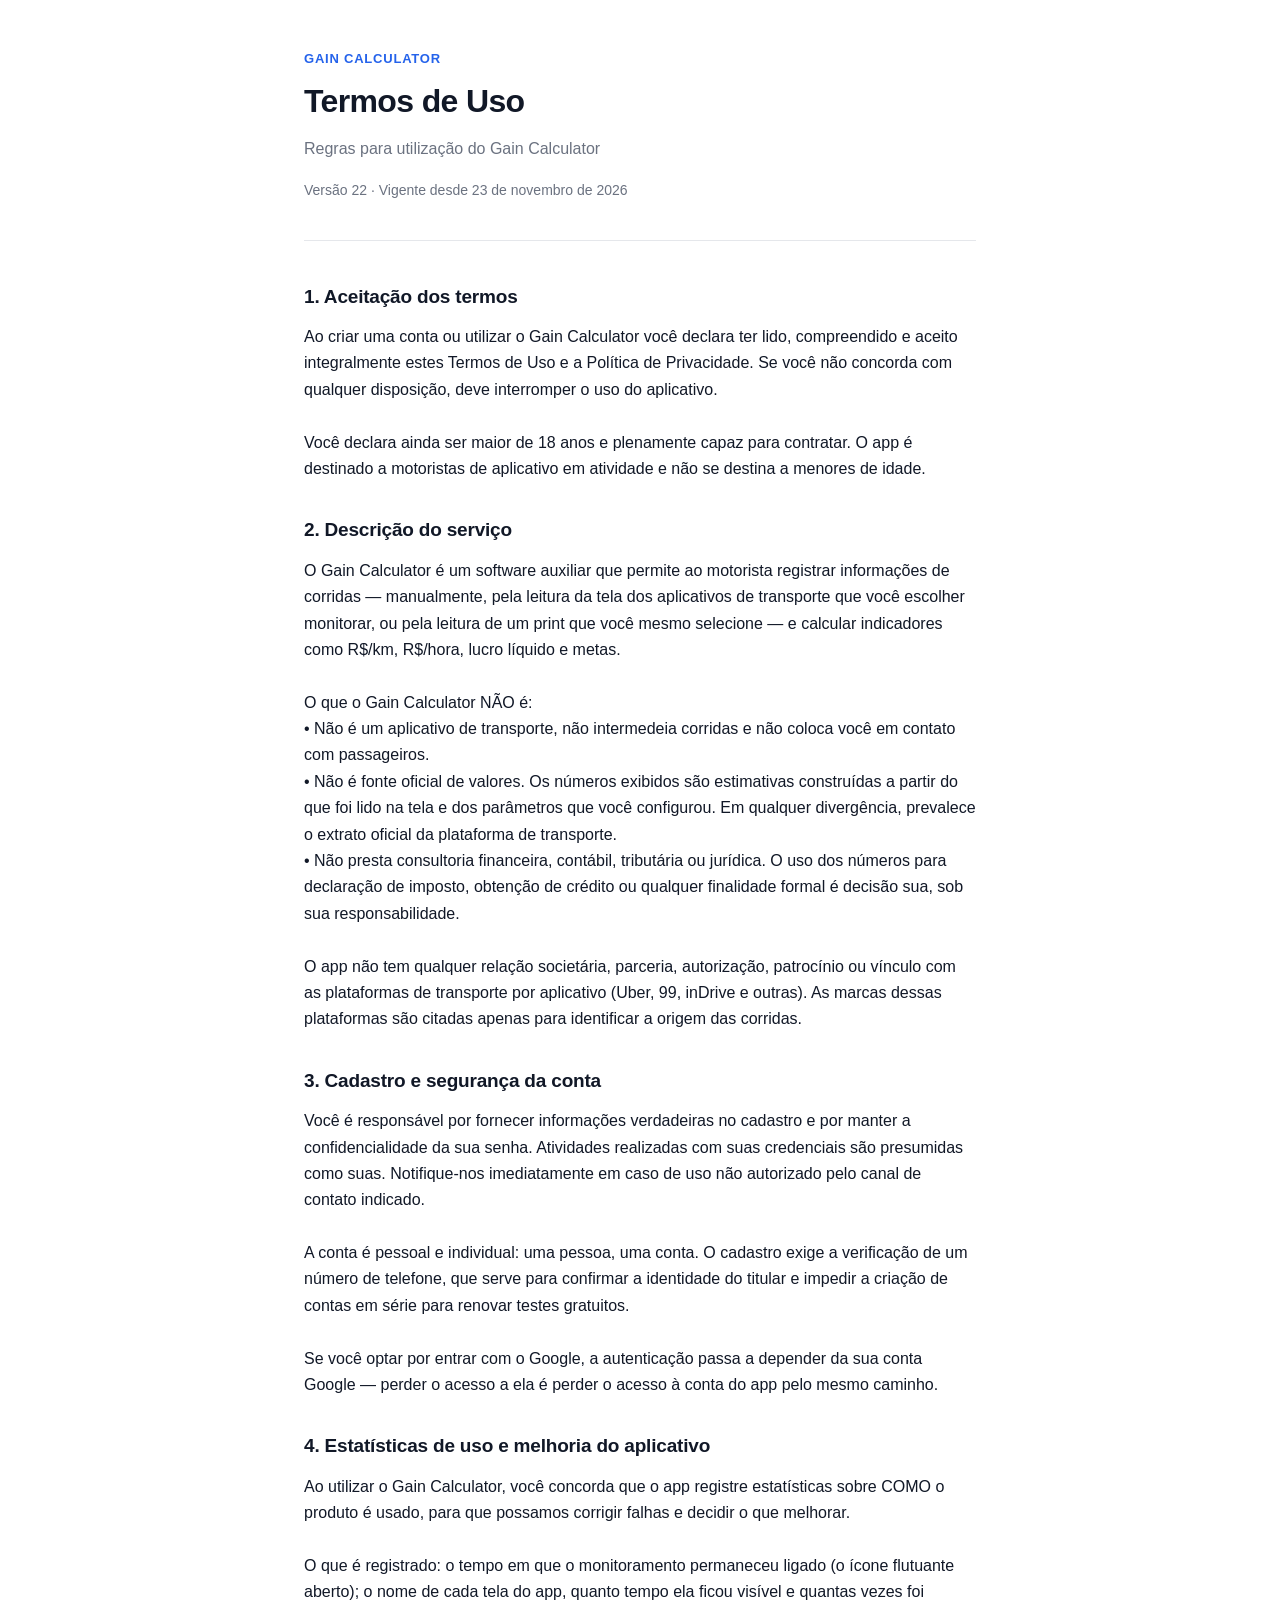
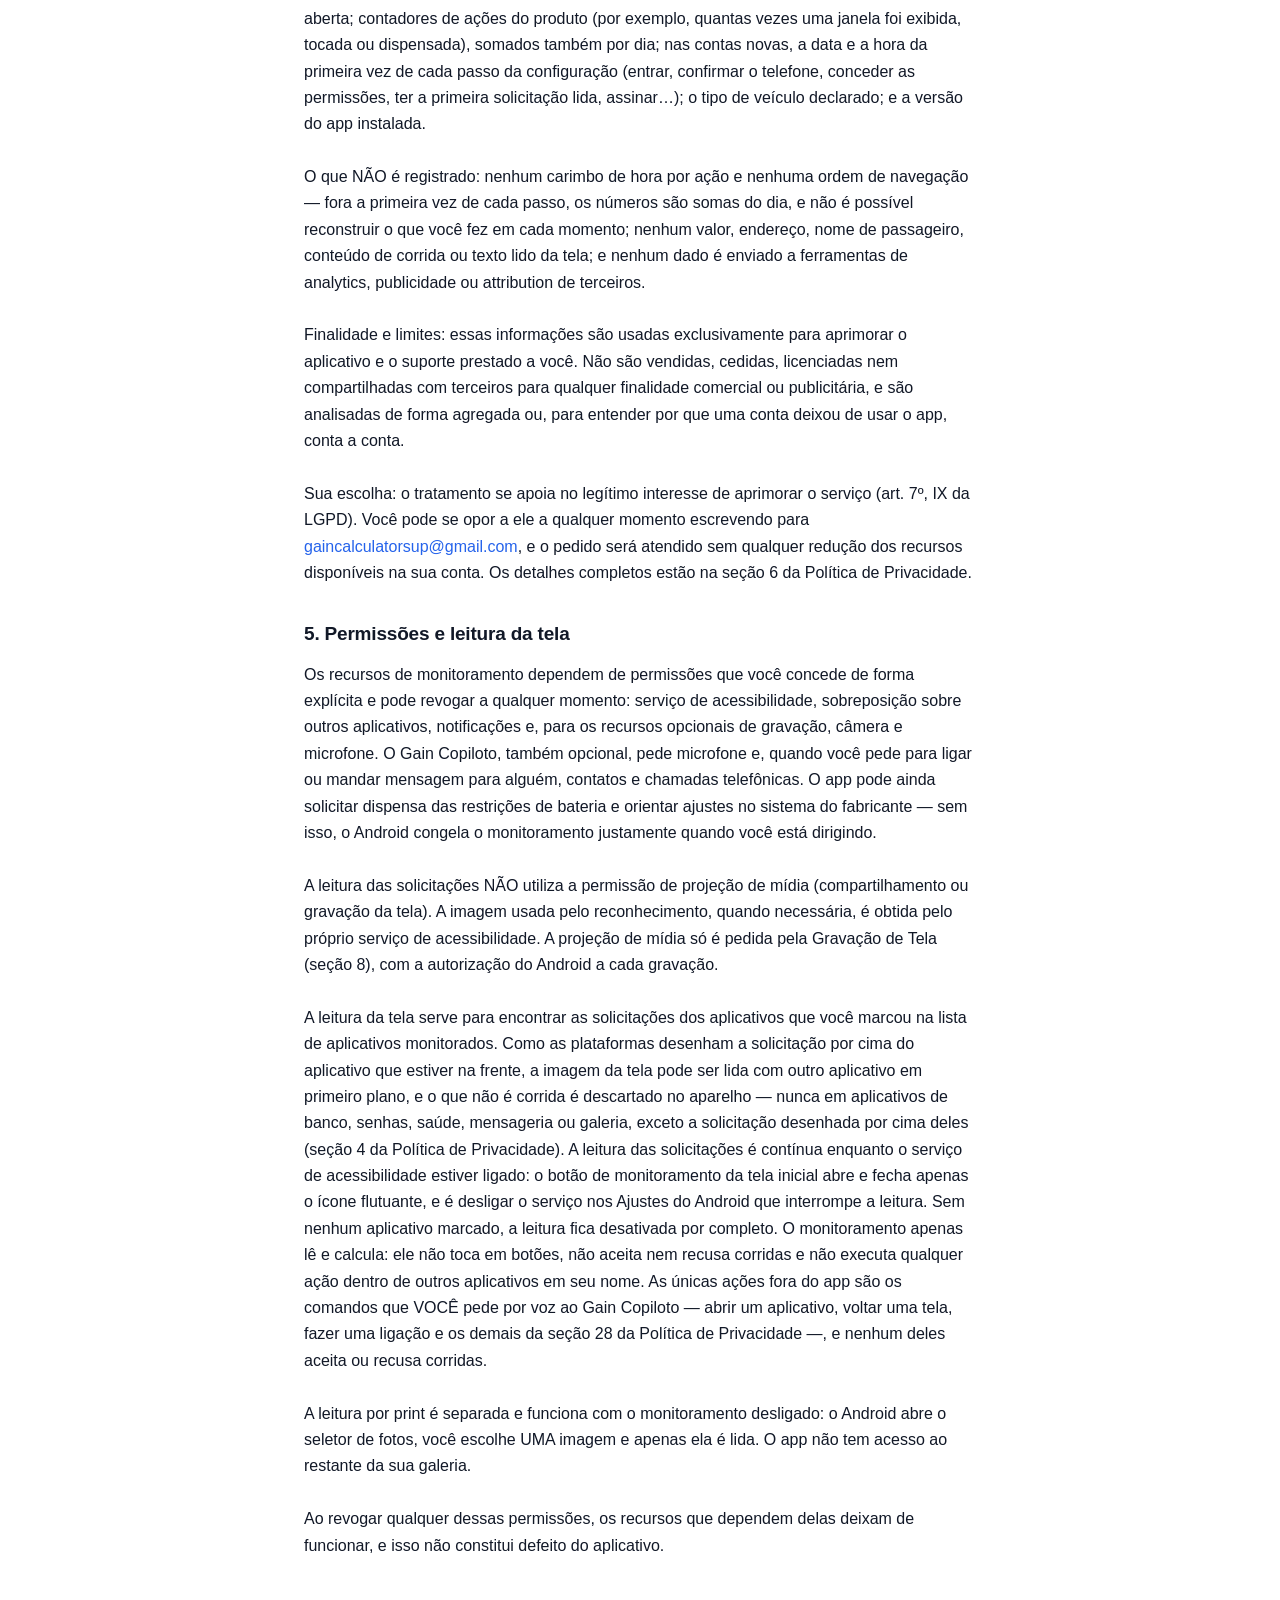
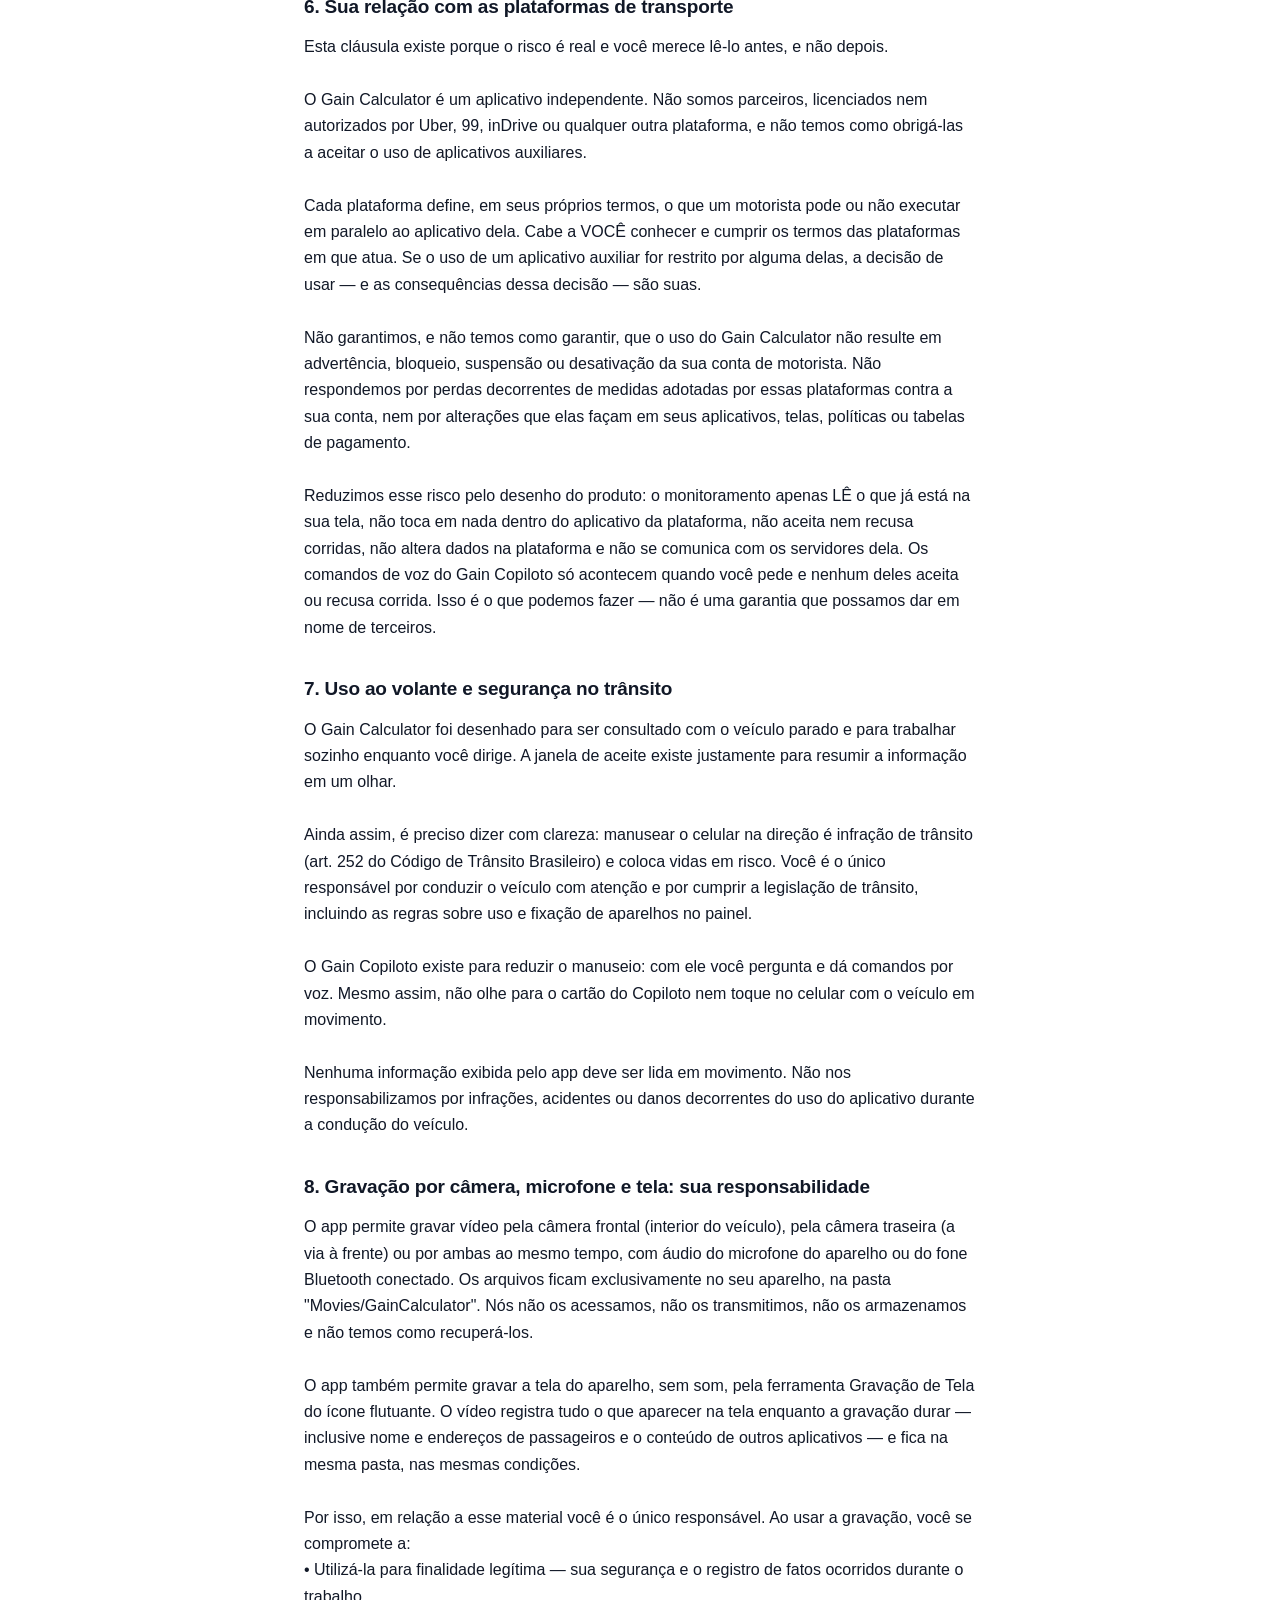
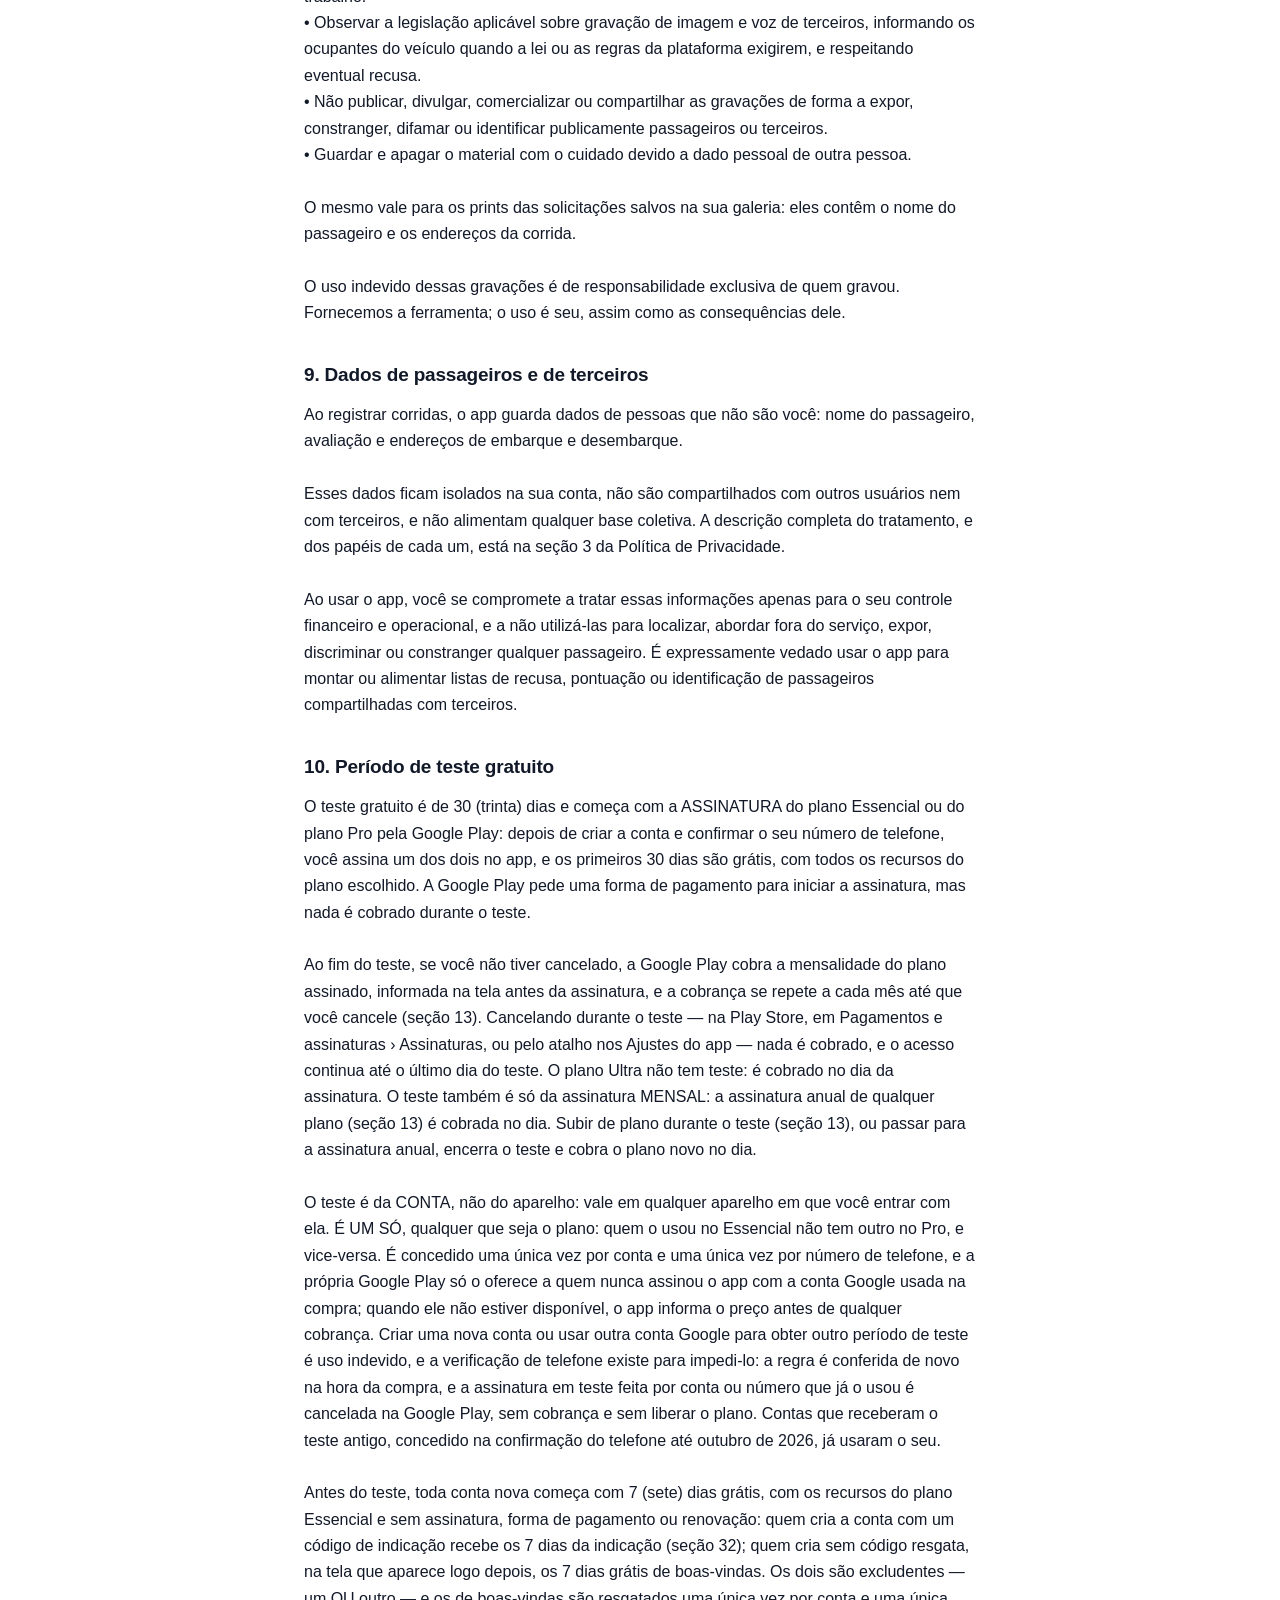
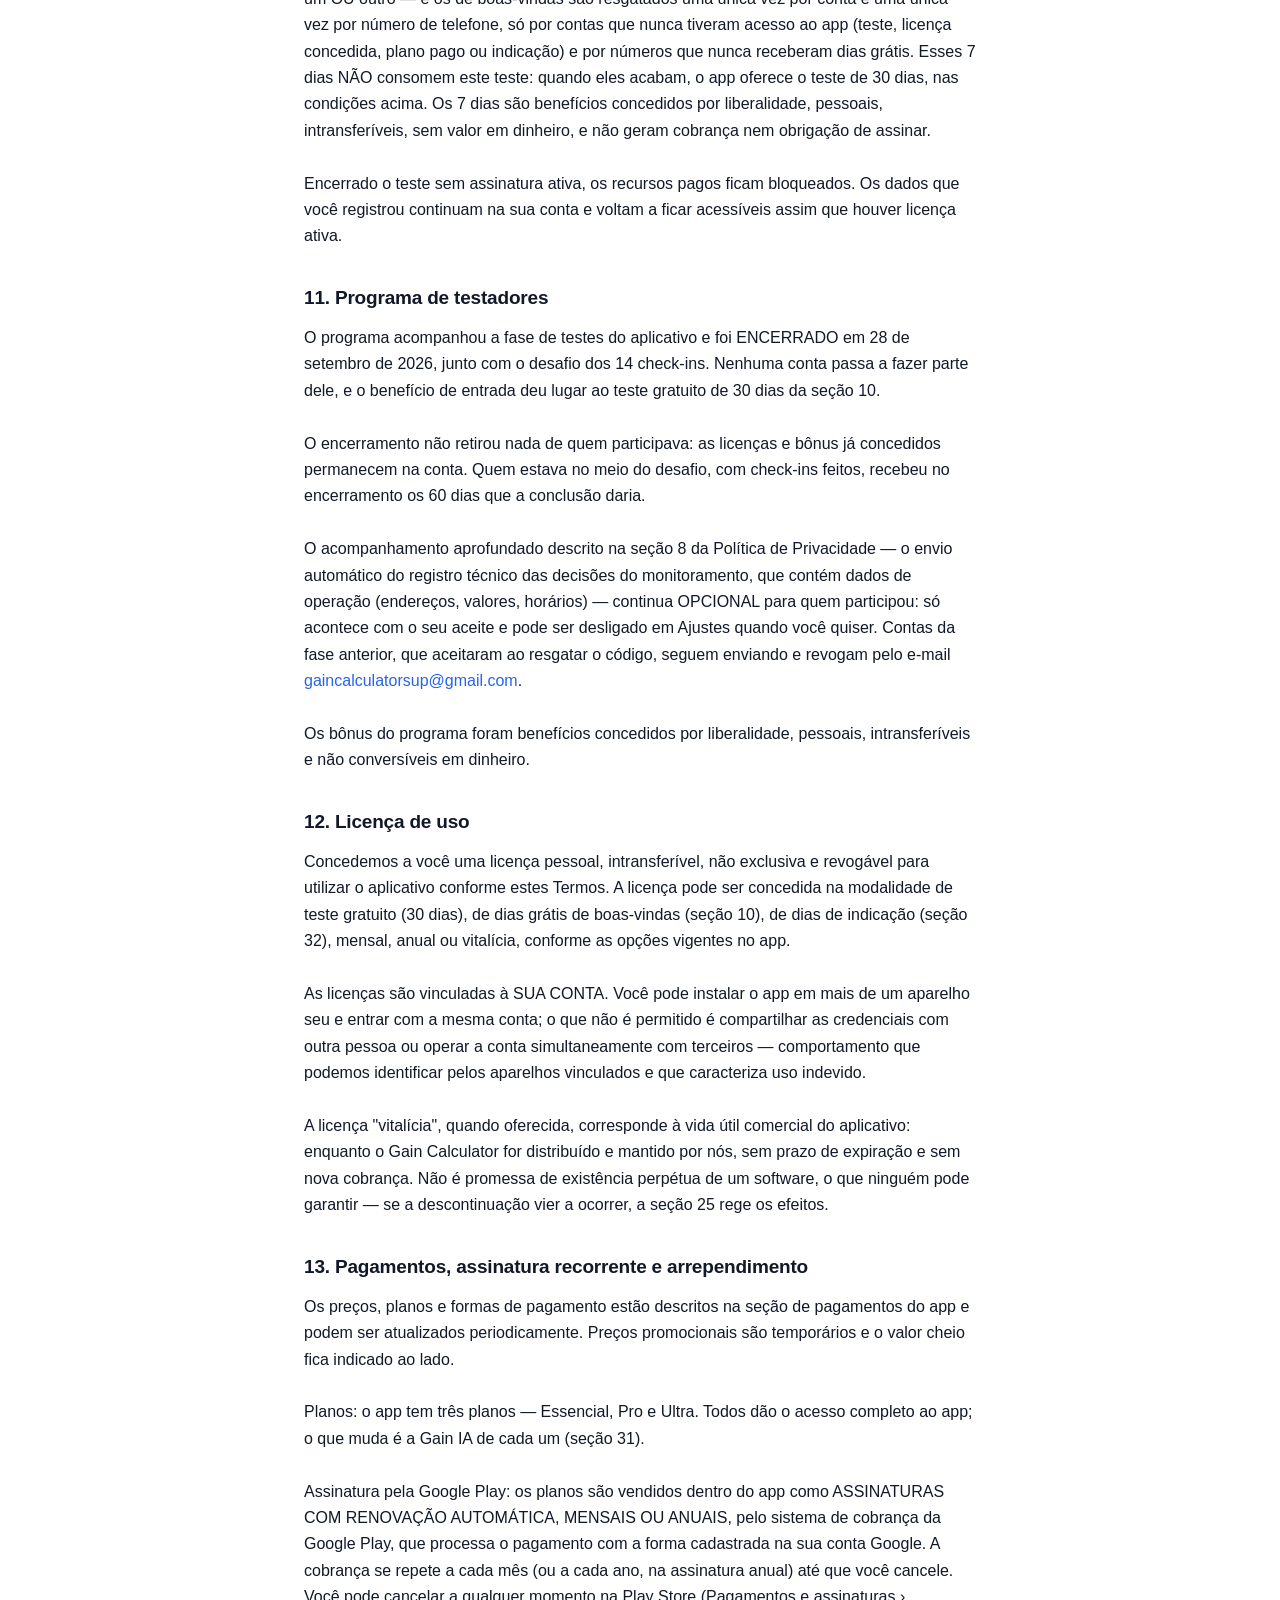
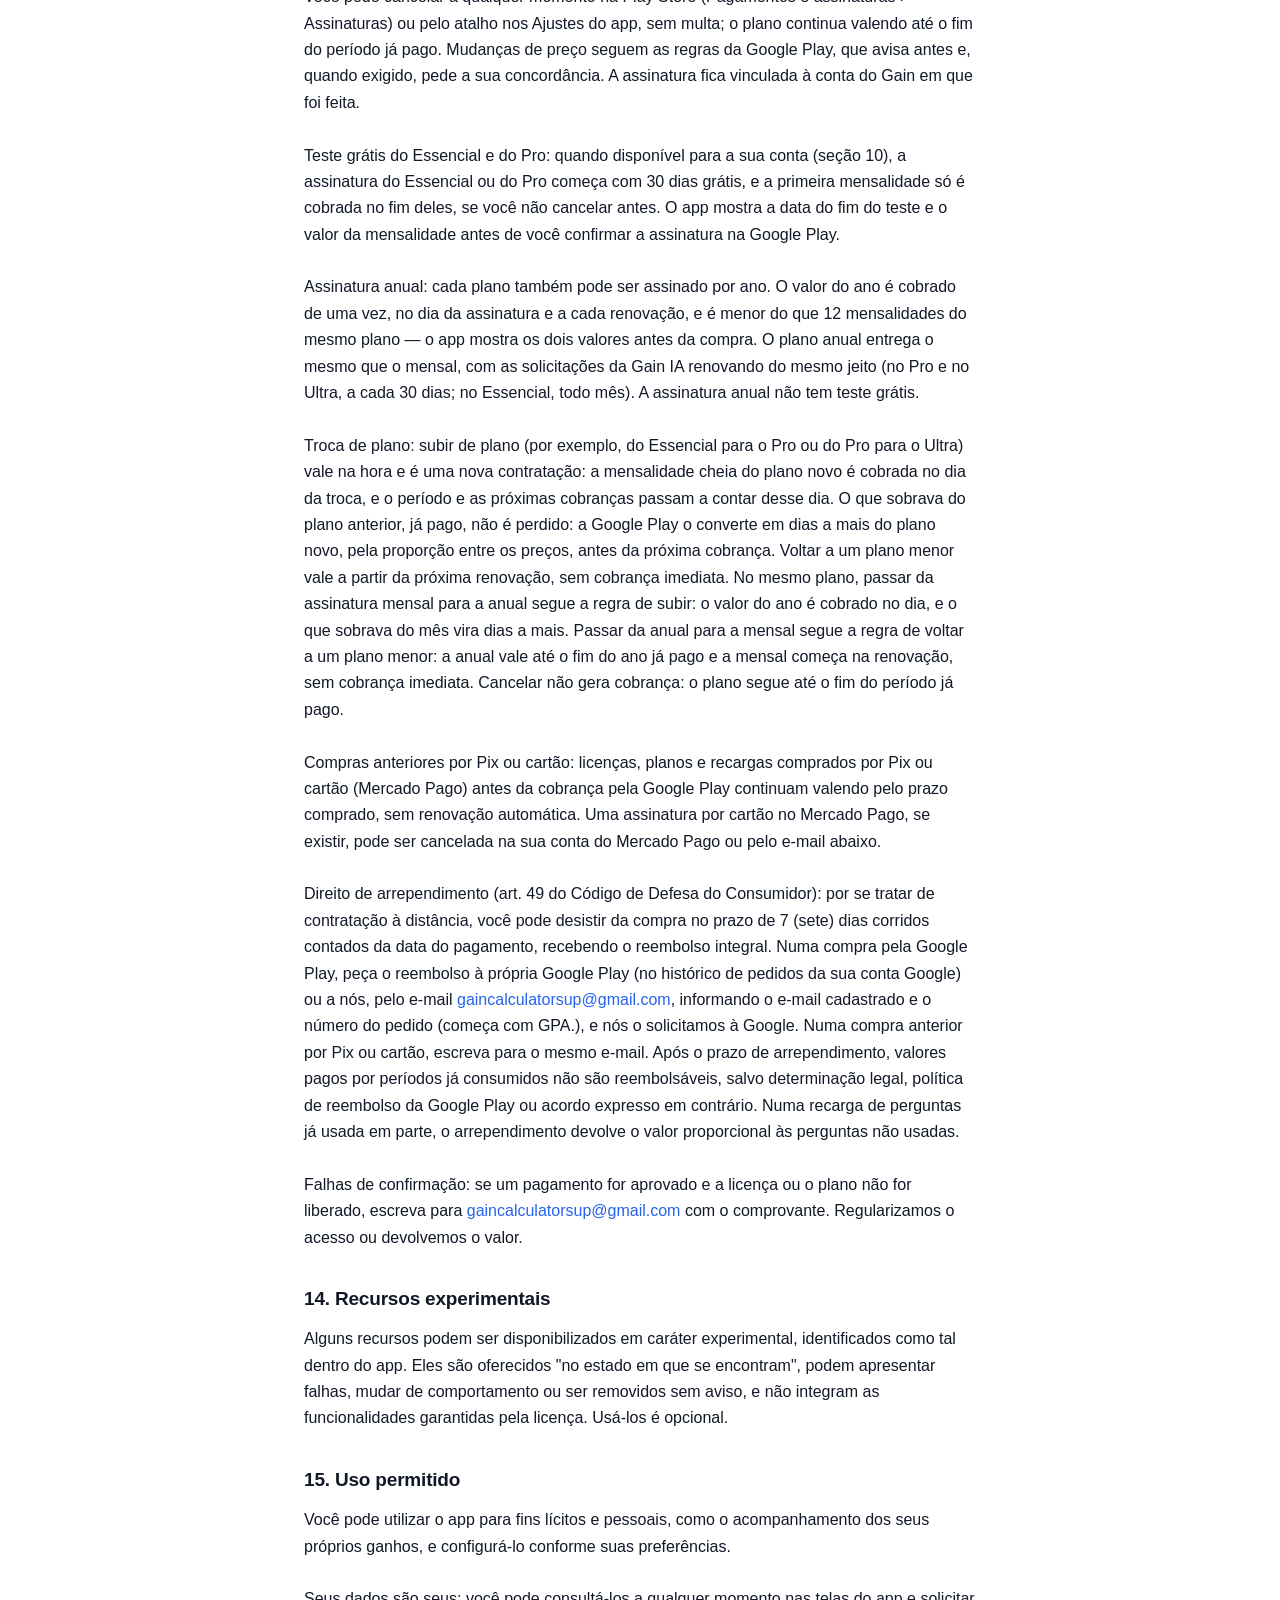
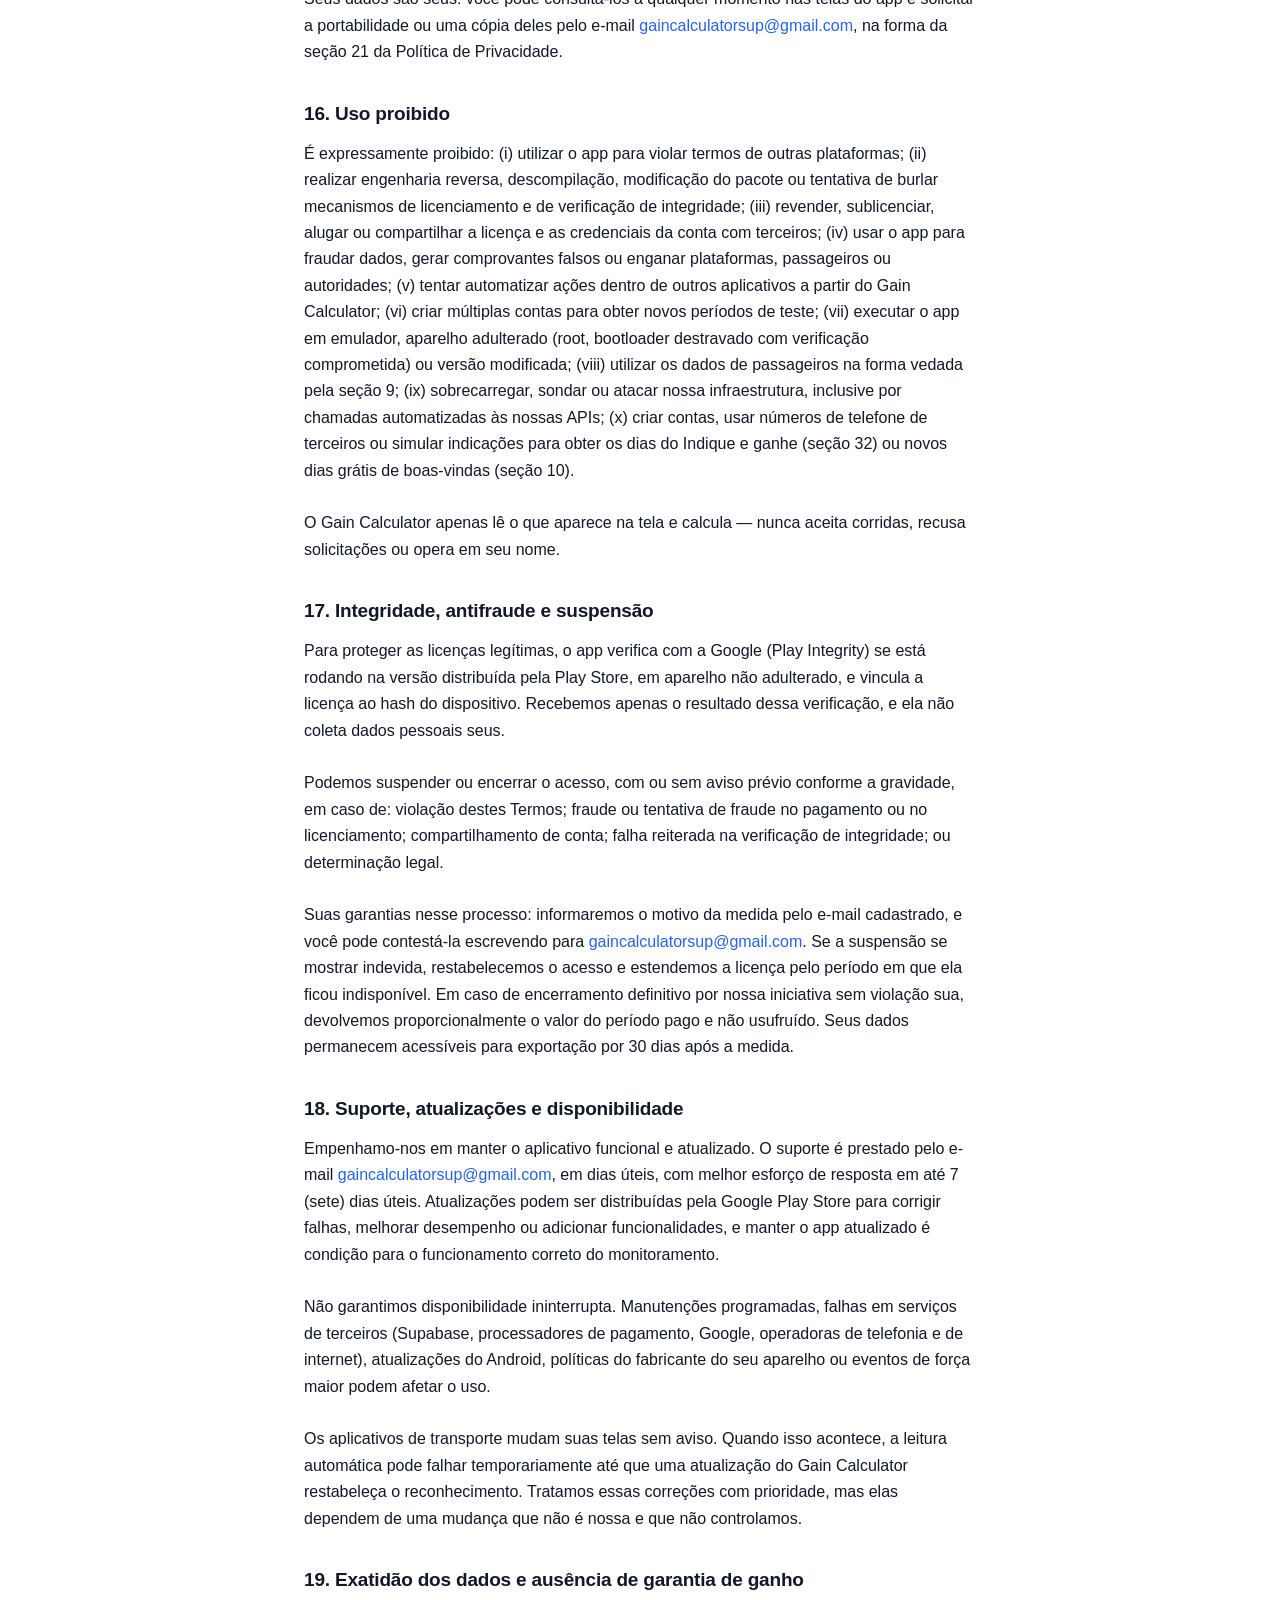
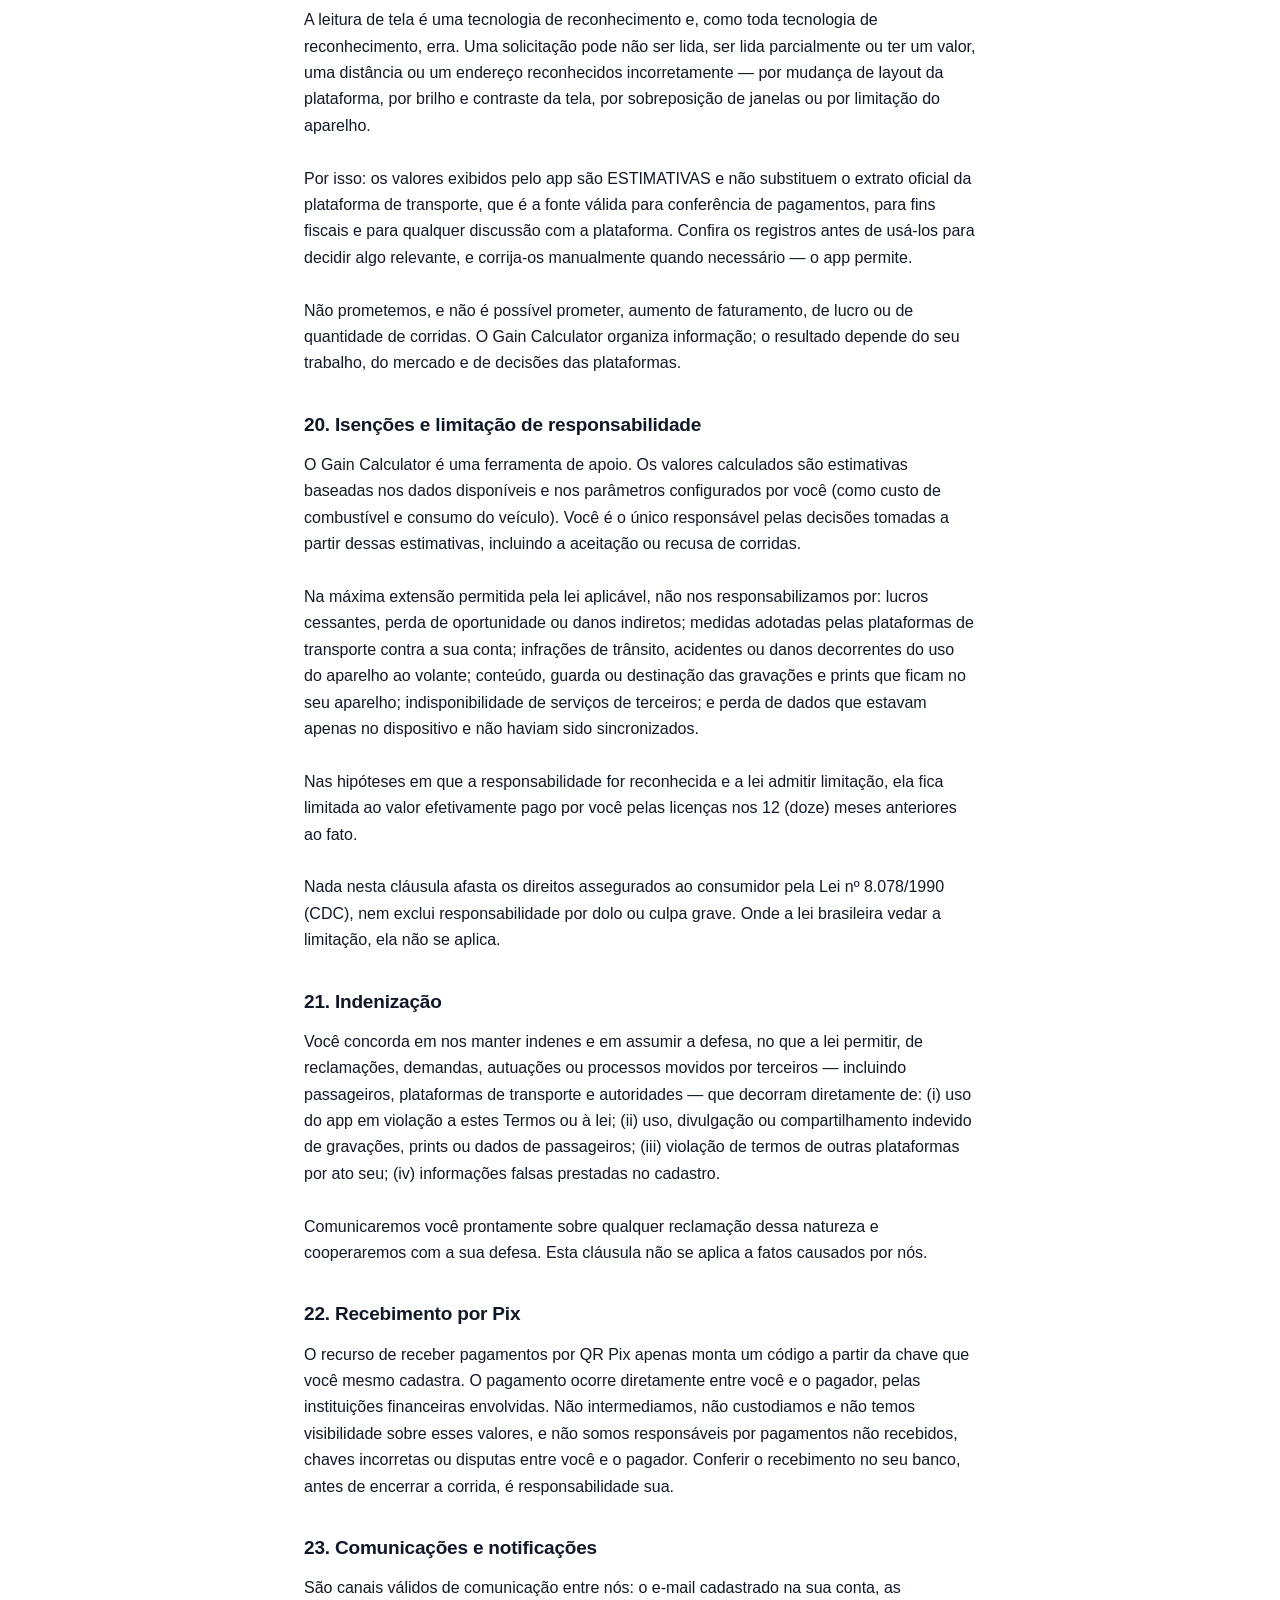
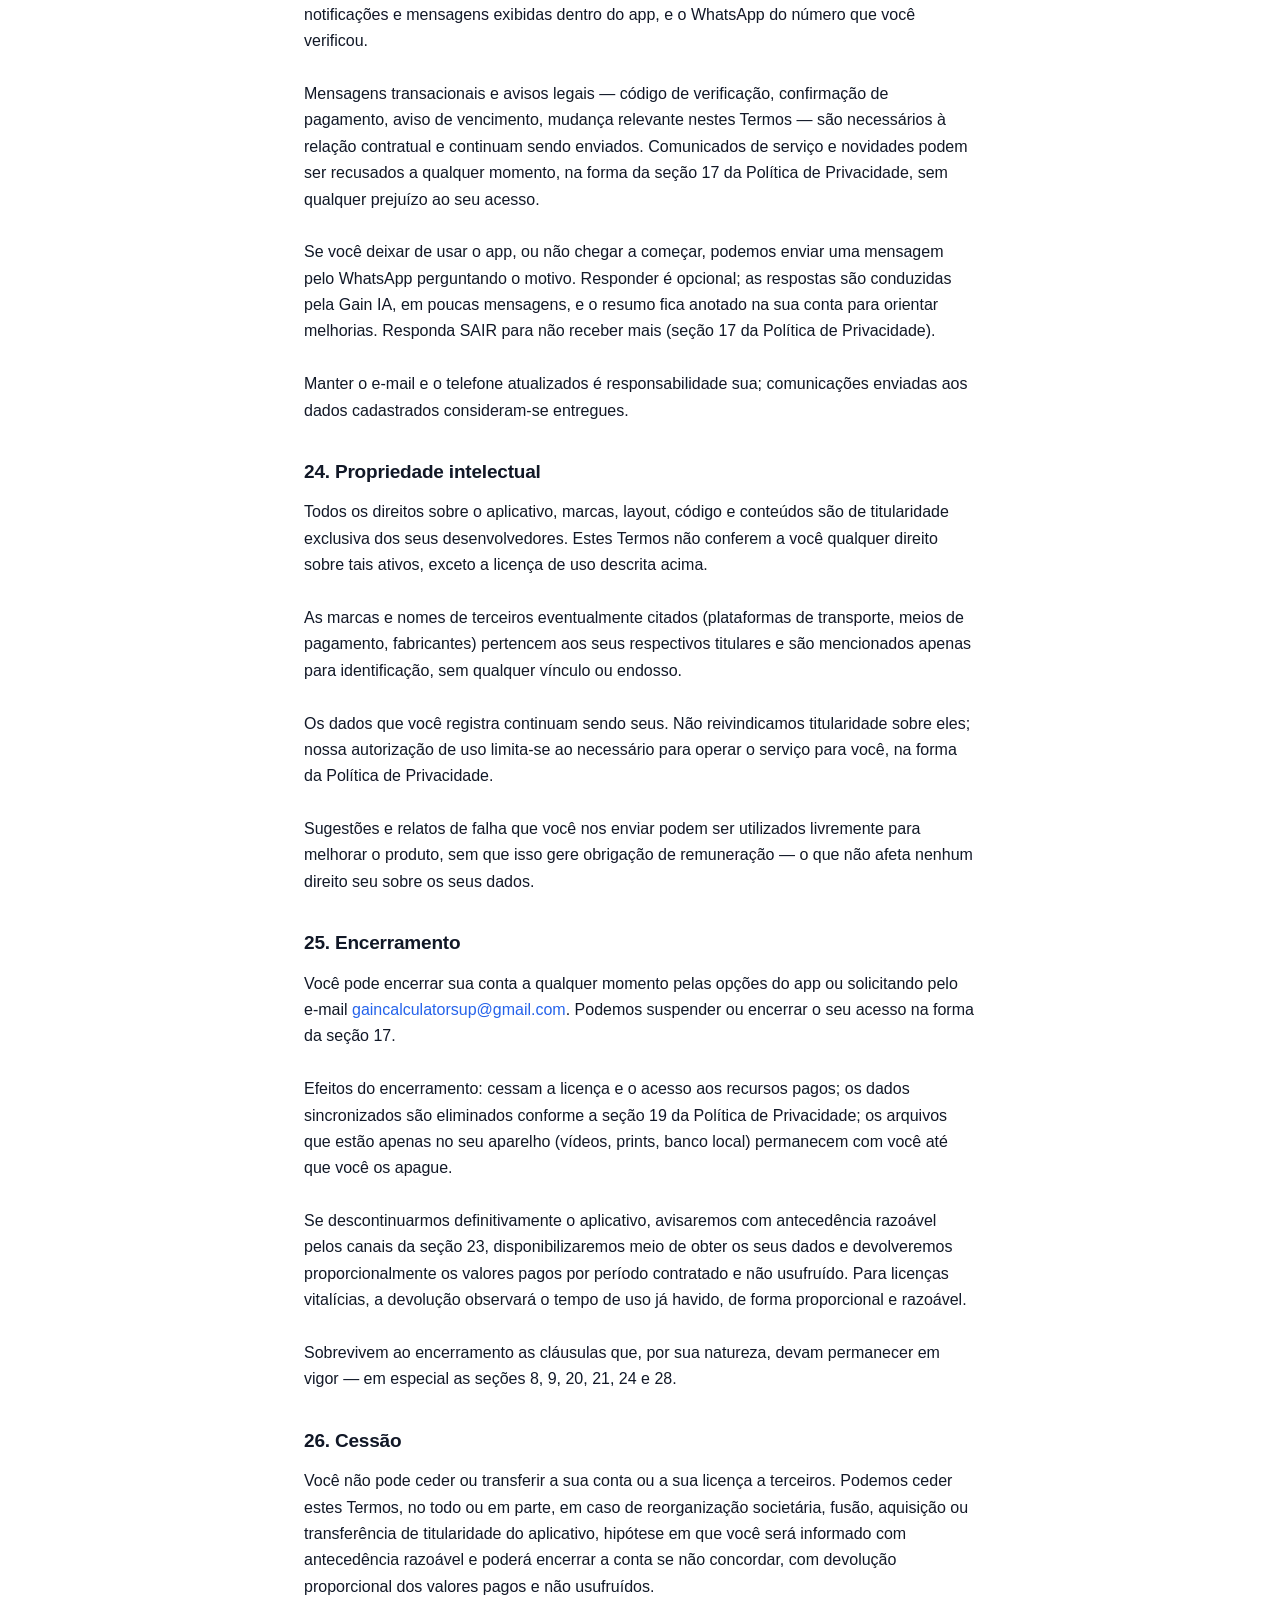
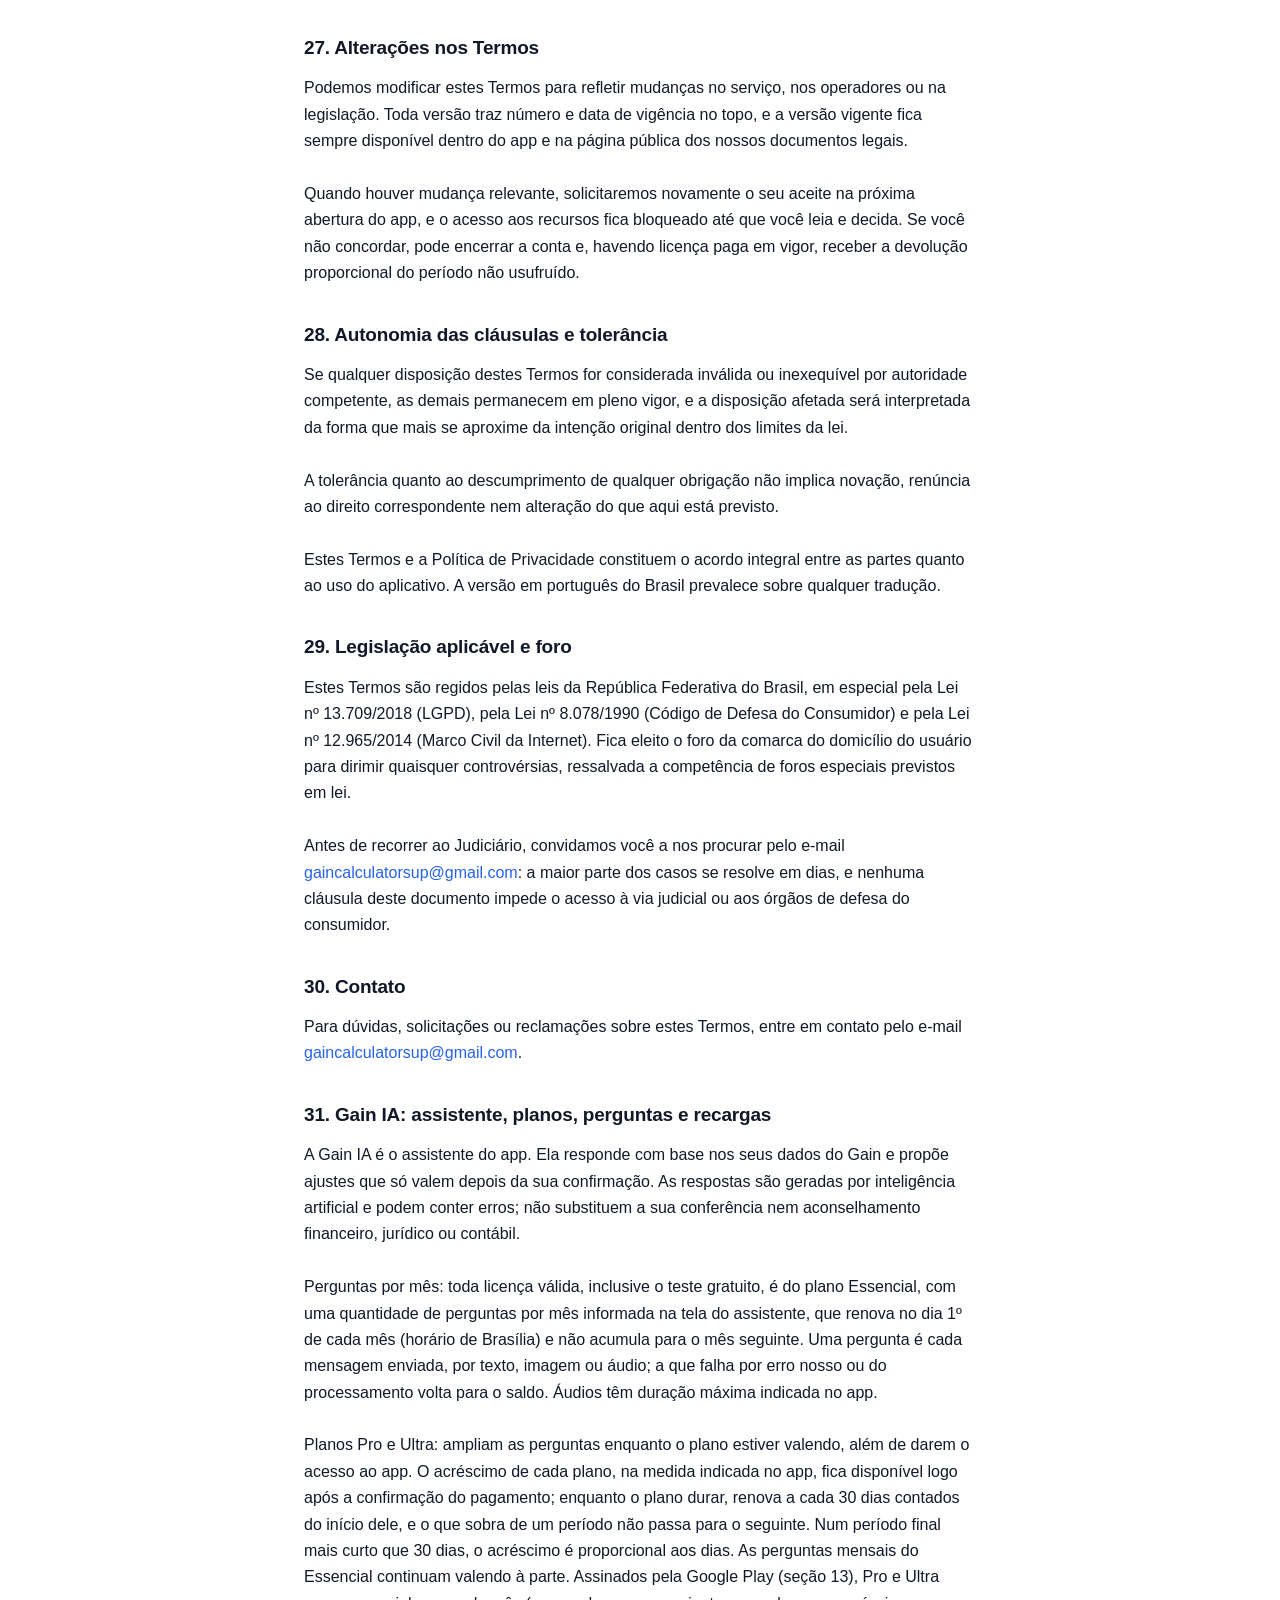
<file: docs/terms.html>
<!DOCTYPE html>
<html lang="pt-BR">
<head>
    <meta charset="UTF-8">
    <meta name="viewport" content="width=device-width, initial-scale=1.0">
    <meta name="description" content="Termos de Uso do aplicativo Gain Calculator.">
    <meta name="robots" content="index, follow">
    <title>Termos de Uso — Gain Calculator</title>
    <link rel="stylesheet" href="style.css">
</head>
<body>
    <!-- Gerado por tools/gerar-paginas-legais.mjs a partir de
         app/src/main/java/com/gaincalculator/app/data/LegalDocuments.kt.
         Não edite à mão: a próxima geração sobrescreve. -->
    <main class="container">
        <header class="page-header">
            <p class="eyebrow">Gain Calculator</p>
            <h1>Termos de Uso</h1>
            <p class="subtitle">Regras para utilização do Gain Calculator</p>
            <p class="meta">Versão 22 &middot; Vigente desde 23 de novembro de 2026</p>
        </header>

        <section class="legal-section">
            <h2>1. Aceitação dos termos</h2>
            <p>Ao criar uma conta ou utilizar o Gain Calculator você declara ter lido, compreendido e aceito integralmente estes Termos de Uso e a Política de Privacidade. Se você não concorda com qualquer disposição, deve interromper o uso do aplicativo.

Você declara ainda ser maior de 18 anos e plenamente capaz para contratar. O app é destinado a motoristas de aplicativo em atividade e não se destina a menores de idade.</p>
        </section>

        <section class="legal-section">
            <h2>2. Descrição do serviço</h2>
            <p>O Gain Calculator é um software auxiliar que permite ao motorista registrar informações de corridas — manualmente, pela leitura da tela dos aplicativos de transporte que você escolher monitorar, ou pela leitura de um print que você mesmo selecione — e calcular indicadores como R$/km, R$/hora, lucro líquido e metas.

O que o Gain Calculator NÃO é:
• Não é um aplicativo de transporte, não intermedeia corridas e não coloca você em contato com passageiros.
• Não é fonte oficial de valores. Os números exibidos são estimativas construídas a partir do que foi lido na tela e dos parâmetros que você configurou. Em qualquer divergência, prevalece o extrato oficial da plataforma de transporte.
• Não presta consultoria financeira, contábil, tributária ou jurídica. O uso dos números para declaração de imposto, obtenção de crédito ou qualquer finalidade formal é decisão sua, sob sua responsabilidade.

O app não tem qualquer relação societária, parceria, autorização, patrocínio ou vínculo com as plataformas de transporte por aplicativo (Uber, 99, inDrive e outras). As marcas dessas plataformas são citadas apenas para identificar a origem das corridas.</p>
        </section>

        <section class="legal-section">
            <h2>3. Cadastro e segurança da conta</h2>
            <p>Você é responsável por fornecer informações verdadeiras no cadastro e por manter a confidencialidade da sua senha. Atividades realizadas com suas credenciais são presumidas como suas. Notifique-nos imediatamente em caso de uso não autorizado pelo canal de contato indicado.

A conta é pessoal e individual: uma pessoa, uma conta. O cadastro exige a verificação de um número de telefone, que serve para confirmar a identidade do titular e impedir a criação de contas em série para renovar testes gratuitos.

Se você optar por entrar com o Google, a autenticação passa a depender da sua conta Google — perder o acesso a ela é perder o acesso à conta do app pelo mesmo caminho.</p>
        </section>

        <section class="legal-section">
            <h2>4. Estatísticas de uso e melhoria do aplicativo</h2>
            <p>Ao utilizar o Gain Calculator, você concorda que o app registre estatísticas sobre COMO o produto é usado, para que possamos corrigir falhas e decidir o que melhorar.

O que é registrado: o tempo em que o monitoramento permaneceu ligado (o ícone flutuante aberto); o nome de cada tela do app, quanto tempo ela ficou visível e quantas vezes foi aberta; contadores de ações do produto (por exemplo, quantas vezes uma janela foi exibida, tocada ou dispensada), somados também por dia; nas contas novas, a data e a hora da primeira vez de cada passo da configuração (entrar, confirmar o telefone, conceder as permissões, ter a primeira solicitação lida, assinar…); o tipo de veículo declarado; e a versão do app instalada.

O que NÃO é registrado: nenhum carimbo de hora por ação e nenhuma ordem de navegação — fora a primeira vez de cada passo, os números são somas do dia, e não é possível reconstruir o que você fez em cada momento; nenhum valor, endereço, nome de passageiro, conteúdo de corrida ou texto lido da tela; e nenhum dado é enviado a ferramentas de analytics, publicidade ou attribution de terceiros.

Finalidade e limites: essas informações são usadas exclusivamente para aprimorar o aplicativo e o suporte prestado a você. Não são vendidas, cedidas, licenciadas nem compartilhadas com terceiros para qualquer finalidade comercial ou publicitária, e são analisadas de forma agregada ou, para entender por que uma conta deixou de usar o app, conta a conta.

Sua escolha: o tratamento se apoia no legítimo interesse de aprimorar o serviço (art. 7º, IX da LGPD). Você pode se opor a ele a qualquer momento escrevendo para <a href="mailto:gaincalculatorsup@gmail.com">gaincalculatorsup@gmail.com</a>, e o pedido será atendido sem qualquer redução dos recursos disponíveis na sua conta. Os detalhes completos estão na seção 6 da Política de Privacidade.</p>
        </section>

        <section class="legal-section">
            <h2>5. Permissões e leitura da tela</h2>
            <p>Os recursos de monitoramento dependem de permissões que você concede de forma explícita e pode revogar a qualquer momento: serviço de acessibilidade, sobreposição sobre outros aplicativos, notificações e, para os recursos opcionais de gravação, câmera e microfone. O Gain Copiloto, também opcional, pede microfone e, quando você pede para ligar ou mandar mensagem para alguém, contatos e chamadas telefônicas. O app pode ainda solicitar dispensa das restrições de bateria e orientar ajustes no sistema do fabricante — sem isso, o Android congela o monitoramento justamente quando você está dirigindo.

A leitura das solicitações NÃO utiliza a permissão de projeção de mídia (compartilhamento ou gravação da tela). A imagem usada pelo reconhecimento, quando necessária, é obtida pelo próprio serviço de acessibilidade. A projeção de mídia só é pedida pela Gravação de Tela (seção 8), com a autorização do Android a cada gravação.

A leitura da tela serve para encontrar as solicitações dos aplicativos que você marcou na lista de aplicativos monitorados. Como as plataformas desenham a solicitação por cima do aplicativo que estiver na frente, a imagem da tela pode ser lida com outro aplicativo em primeiro plano, e o que não é corrida é descartado no aparelho — nunca em aplicativos de banco, senhas, saúde, mensageria ou galeria, exceto a solicitação desenhada por cima deles (seção 4 da Política de Privacidade). A leitura das solicitações é contínua enquanto o serviço de acessibilidade estiver ligado: o botão de monitoramento da tela inicial abre e fecha apenas o ícone flutuante, e é desligar o serviço nos Ajustes do Android que interrompe a leitura. Sem nenhum aplicativo marcado, a leitura fica desativada por completo. O monitoramento apenas lê e calcula: ele não toca em botões, não aceita nem recusa corridas e não executa qualquer ação dentro de outros aplicativos em seu nome. As únicas ações fora do app são os comandos que VOCÊ pede por voz ao Gain Copiloto — abrir um aplicativo, voltar uma tela, fazer uma ligação e os demais da seção 28 da Política de Privacidade —, e nenhum deles aceita ou recusa corridas.

A leitura por print é separada e funciona com o monitoramento desligado: o Android abre o seletor de fotos, você escolhe UMA imagem e apenas ela é lida. O app não tem acesso ao restante da sua galeria.

Ao revogar qualquer dessas permissões, os recursos que dependem delas deixam de funcionar, e isso não constitui defeito do aplicativo.</p>
        </section>

        <section class="legal-section">
            <h2>6. Sua relação com as plataformas de transporte</h2>
            <p>Esta cláusula existe porque o risco é real e você merece lê-lo antes, e não depois.

O Gain Calculator é um aplicativo independente. Não somos parceiros, licenciados nem autorizados por Uber, 99, inDrive ou qualquer outra plataforma, e não temos como obrigá-las a aceitar o uso de aplicativos auxiliares.

Cada plataforma define, em seus próprios termos, o que um motorista pode ou não executar em paralelo ao aplicativo dela. Cabe a VOCÊ conhecer e cumprir os termos das plataformas em que atua. Se o uso de um aplicativo auxiliar for restrito por alguma delas, a decisão de usar — e as consequências dessa decisão — são suas.

Não garantimos, e não temos como garantir, que o uso do Gain Calculator não resulte em advertência, bloqueio, suspensão ou desativação da sua conta de motorista. Não respondemos por perdas decorrentes de medidas adotadas por essas plataformas contra a sua conta, nem por alterações que elas façam em seus aplicativos, telas, políticas ou tabelas de pagamento.

Reduzimos esse risco pelo desenho do produto: o monitoramento apenas LÊ o que já está na sua tela, não toca em nada dentro do aplicativo da plataforma, não aceita nem recusa corridas, não altera dados na plataforma e não se comunica com os servidores dela. Os comandos de voz do Gain Copiloto só acontecem quando você pede e nenhum deles aceita ou recusa corrida. Isso é o que podemos fazer — não é uma garantia que possamos dar em nome de terceiros.</p>
        </section>

        <section class="legal-section">
            <h2>7. Uso ao volante e segurança no trânsito</h2>
            <p>O Gain Calculator foi desenhado para ser consultado com o veículo parado e para trabalhar sozinho enquanto você dirige. A janela de aceite existe justamente para resumir a informação em um olhar.

Ainda assim, é preciso dizer com clareza: manusear o celular na direção é infração de trânsito (art. 252 do Código de Trânsito Brasileiro) e coloca vidas em risco. Você é o único responsável por conduzir o veículo com atenção e por cumprir a legislação de trânsito, incluindo as regras sobre uso e fixação de aparelhos no painel.

O Gain Copiloto existe para reduzir o manuseio: com ele você pergunta e dá comandos por voz. Mesmo assim, não olhe para o cartão do Copiloto nem toque no celular com o veículo em movimento.

Nenhuma informação exibida pelo app deve ser lida em movimento. Não nos responsabilizamos por infrações, acidentes ou danos decorrentes do uso do aplicativo durante a condução do veículo.</p>
        </section>

        <section class="legal-section">
            <h2>8. Gravação por câmera, microfone e tela: sua responsabilidade</h2>
            <p>O app permite gravar vídeo pela câmera frontal (interior do veículo), pela câmera traseira (a via à frente) ou por ambas ao mesmo tempo, com áudio do microfone do aparelho ou do fone Bluetooth conectado. Os arquivos ficam exclusivamente no seu aparelho, na pasta "Movies/GainCalculator". Nós não os acessamos, não os transmitimos, não os armazenamos e não temos como recuperá-los.

O app também permite gravar a tela do aparelho, sem som, pela ferramenta Gravação de Tela do ícone flutuante. O vídeo registra tudo o que aparecer na tela enquanto a gravação durar — inclusive nome e endereços de passageiros e o conteúdo de outros aplicativos — e fica na mesma pasta, nas mesmas condições.

Por isso, em relação a esse material você é o único responsável. Ao usar a gravação, você se compromete a:
• Utilizá-la para finalidade legítima — sua segurança e o registro de fatos ocorridos durante o trabalho.
• Observar a legislação aplicável sobre gravação de imagem e voz de terceiros, informando os ocupantes do veículo quando a lei ou as regras da plataforma exigirem, e respeitando eventual recusa.
• Não publicar, divulgar, comercializar ou compartilhar as gravações de forma a expor, constranger, difamar ou identificar publicamente passageiros ou terceiros.
• Guardar e apagar o material com o cuidado devido a dado pessoal de outra pessoa.

O mesmo vale para os prints das solicitações salvos na sua galeria: eles contêm o nome do passageiro e os endereços da corrida.

O uso indevido dessas gravações é de responsabilidade exclusiva de quem gravou. Fornecemos a ferramenta; o uso é seu, assim como as consequências dele.</p>
        </section>

        <section class="legal-section">
            <h2>9. Dados de passageiros e de terceiros</h2>
            <p>Ao registrar corridas, o app guarda dados de pessoas que não são você: nome do passageiro, avaliação e endereços de embarque e desembarque.

Esses dados ficam isolados na sua conta, não são compartilhados com outros usuários nem com terceiros, e não alimentam qualquer base coletiva. A descrição completa do tratamento, e dos papéis de cada um, está na seção 3 da Política de Privacidade.

Ao usar o app, você se compromete a tratar essas informações apenas para o seu controle financeiro e operacional, e a não utilizá-las para localizar, abordar fora do serviço, expor, discriminar ou constranger qualquer passageiro. É expressamente vedado usar o app para montar ou alimentar listas de recusa, pontuação ou identificação de passageiros compartilhadas com terceiros.</p>
        </section>

        <section class="legal-section">
            <h2>10. Período de teste gratuito</h2>
            <p>O teste gratuito é de 30 (trinta) dias e começa com a ASSINATURA do plano Essencial ou do plano Pro pela Google Play: depois de criar a conta e confirmar o seu número de telefone, você assina um dos dois no app, e os primeiros 30 dias são grátis, com todos os recursos do plano escolhido. A Google Play pede uma forma de pagamento para iniciar a assinatura, mas nada é cobrado durante o teste.

Ao fim do teste, se você não tiver cancelado, a Google Play cobra a mensalidade do plano assinado, informada na tela antes da assinatura, e a cobrança se repete a cada mês até que você cancele (seção 13). Cancelando durante o teste — na Play Store, em Pagamentos e assinaturas › Assinaturas, ou pelo atalho nos Ajustes do app — nada é cobrado, e o acesso continua até o último dia do teste. O plano Ultra não tem teste: é cobrado no dia da assinatura. O teste também é só da assinatura MENSAL: a assinatura anual de qualquer plano (seção 13) é cobrada no dia. Subir de plano durante o teste (seção 13), ou passar para a assinatura anual, encerra o teste e cobra o plano novo no dia.

O teste é da CONTA, não do aparelho: vale em qualquer aparelho em que você entrar com ela. É UM SÓ, qualquer que seja o plano: quem o usou no Essencial não tem outro no Pro, e vice-versa. É concedido uma única vez por conta e uma única vez por número de telefone, e a própria Google Play só o oferece a quem nunca assinou o app com a conta Google usada na compra; quando ele não estiver disponível, o app informa o preço antes de qualquer cobrança. Criar uma nova conta ou usar outra conta Google para obter outro período de teste é uso indevido, e a verificação de telefone existe para impedi-lo: a regra é conferida de novo na hora da compra, e a assinatura em teste feita por conta ou número que já o usou é cancelada na Google Play, sem cobrança e sem liberar o plano. Contas que receberam o teste antigo, concedido na confirmação do telefone até outubro de 2026, já usaram o seu.

Antes do teste, toda conta nova começa com 7 (sete) dias grátis, com os recursos do plano Essencial e sem assinatura, forma de pagamento ou renovação: quem cria a conta com um código de indicação recebe os 7 dias da indicação (seção 32); quem cria sem código resgata, na tela que aparece logo depois, os 7 dias grátis de boas-vindas. Os dois são excludentes — um OU outro — e os de boas-vindas são resgatados uma única vez por conta e uma única vez por número de telefone, só por contas que nunca tiveram acesso ao app (teste, licença concedida, plano pago ou indicação) e por números que nunca receberam dias grátis. Esses 7 dias NÃO consomem este teste: quando eles acabam, o app oferece o teste de 30 dias, nas condições acima. Os 7 dias são benefícios concedidos por liberalidade, pessoais, intransferíveis, sem valor em dinheiro, e não geram cobrança nem obrigação de assinar.

Encerrado o teste sem assinatura ativa, os recursos pagos ficam bloqueados. Os dados que você registrou continuam na sua conta e voltam a ficar acessíveis assim que houver licença ativa.</p>
        </section>

        <section class="legal-section">
            <h2>11. Programa de testadores</h2>
            <p>O programa acompanhou a fase de testes do aplicativo e foi ENCERRADO em 28 de setembro de 2026, junto com o desafio dos 14 check-ins. Nenhuma conta passa a fazer parte dele, e o benefício de entrada deu lugar ao teste gratuito de 30 dias da seção 10.

O encerramento não retirou nada de quem participava: as licenças e bônus já concedidos permanecem na conta. Quem estava no meio do desafio, com check-ins feitos, recebeu no encerramento os 60 dias que a conclusão daria.

O acompanhamento aprofundado descrito na seção 8 da Política de Privacidade — o envio automático do registro técnico das decisões do monitoramento, que contém dados de operação (endereços, valores, horários) — continua OPCIONAL para quem participou: só acontece com o seu aceite e pode ser desligado em Ajustes quando você quiser. Contas da fase anterior, que aceitaram ao resgatar o código, seguem enviando e revogam pelo e-mail <a href="mailto:gaincalculatorsup@gmail.com">gaincalculatorsup@gmail.com</a>.

Os bônus do programa foram benefícios concedidos por liberalidade, pessoais, intransferíveis e não conversíveis em dinheiro.</p>
        </section>

        <section class="legal-section">
            <h2>12. Licença de uso</h2>
            <p>Concedemos a você uma licença pessoal, intransferível, não exclusiva e revogável para utilizar o aplicativo conforme estes Termos. A licença pode ser concedida na modalidade de teste gratuito (30 dias), de dias grátis de boas-vindas (seção 10), de dias de indicação (seção 32), mensal, anual ou vitalícia, conforme as opções vigentes no app.

As licenças são vinculadas à SUA CONTA. Você pode instalar o app em mais de um aparelho seu e entrar com a mesma conta; o que não é permitido é compartilhar as credenciais com outra pessoa ou operar a conta simultaneamente com terceiros — comportamento que podemos identificar pelos aparelhos vinculados e que caracteriza uso indevido.

A licença "vitalícia", quando oferecida, corresponde à vida útil comercial do aplicativo: enquanto o Gain Calculator for distribuído e mantido por nós, sem prazo de expiração e sem nova cobrança. Não é promessa de existência perpétua de um software, o que ninguém pode garantir — se a descontinuação vier a ocorrer, a seção 25 rege os efeitos.</p>
        </section>

        <section class="legal-section">
            <h2>13. Pagamentos, assinatura recorrente e arrependimento</h2>
            <p>Os preços, planos e formas de pagamento estão descritos na seção de pagamentos do app e podem ser atualizados periodicamente. Preços promocionais são temporários e o valor cheio fica indicado ao lado.

Planos: o app tem três planos — Essencial, Pro e Ultra. Todos dão o acesso completo ao app; o que muda é a Gain IA de cada um (seção 31).

Assinatura pela Google Play: os planos são vendidos dentro do app como ASSINATURAS COM RENOVAÇÃO AUTOMÁTICA, MENSAIS OU ANUAIS, pelo sistema de cobrança da Google Play, que processa o pagamento com a forma cadastrada na sua conta Google. A cobrança se repete a cada mês (ou a cada ano, na assinatura anual) até que você cancele. Você pode cancelar a qualquer momento na Play Store (Pagamentos e assinaturas › Assinaturas) ou pelo atalho nos Ajustes do app, sem multa; o plano continua valendo até o fim do período já pago. Mudanças de preço seguem as regras da Google Play, que avisa antes e, quando exigido, pede a sua concordância. A assinatura fica vinculada à conta do Gain em que foi feita.

Teste grátis do Essencial e do Pro: quando disponível para a sua conta (seção 10), a assinatura do Essencial ou do Pro começa com 30 dias grátis, e a primeira mensalidade só é cobrada no fim deles, se você não cancelar antes. O app mostra a data do fim do teste e o valor da mensalidade antes de você confirmar a assinatura na Google Play.

Assinatura anual: cada plano também pode ser assinado por ano. O valor do ano é cobrado de uma vez, no dia da assinatura e a cada renovação, e é menor do que 12 mensalidades do mesmo plano — o app mostra os dois valores antes da compra. O plano anual entrega o mesmo que o mensal, com as solicitações da Gain IA renovando do mesmo jeito (no Pro e no Ultra, a cada 30 dias; no Essencial, todo mês). A assinatura anual não tem teste grátis.

Troca de plano: subir de plano (por exemplo, do Essencial para o Pro ou do Pro para o Ultra) vale na hora e é uma nova contratação: a mensalidade cheia do plano novo é cobrada no dia da troca, e o período e as próximas cobranças passam a contar desse dia. O que sobrava do plano anterior, já pago, não é perdido: a Google Play o converte em dias a mais do plano novo, pela proporção entre os preços, antes da próxima cobrança. Voltar a um plano menor vale a partir da próxima renovação, sem cobrança imediata. No mesmo plano, passar da assinatura mensal para a anual segue a regra de subir: o valor do ano é cobrado no dia, e o que sobrava do mês vira dias a mais. Passar da anual para a mensal segue a regra de voltar a um plano menor: a anual vale até o fim do ano já pago e a mensal começa na renovação, sem cobrança imediata. Cancelar não gera cobrança: o plano segue até o fim do período já pago.

Compras anteriores por Pix ou cartão: licenças, planos e recargas comprados por Pix ou cartão (Mercado Pago) antes da cobrança pela Google Play continuam valendo pelo prazo comprado, sem renovação automática. Uma assinatura por cartão no Mercado Pago, se existir, pode ser cancelada na sua conta do Mercado Pago ou pelo e-mail abaixo.

Direito de arrependimento (art. 49 do Código de Defesa do Consumidor): por se tratar de contratação à distância, você pode desistir da compra no prazo de 7 (sete) dias corridos contados da data do pagamento, recebendo o reembolso integral. Numa compra pela Google Play, peça o reembolso à própria Google Play (no histórico de pedidos da sua conta Google) ou a nós, pelo e-mail <a href="mailto:gaincalculatorsup@gmail.com">gaincalculatorsup@gmail.com</a>, informando o e-mail cadastrado e o número do pedido (começa com GPA.), e nós o solicitamos à Google. Numa compra anterior por Pix ou cartão, escreva para o mesmo e-mail. Após o prazo de arrependimento, valores pagos por períodos já consumidos não são reembolsáveis, salvo determinação legal, política de reembolso da Google Play ou acordo expresso em contrário. Numa recarga de perguntas já usada em parte, o arrependimento devolve o valor proporcional às perguntas não usadas.

Falhas de confirmação: se um pagamento for aprovado e a licença ou o plano não for liberado, escreva para <a href="mailto:gaincalculatorsup@gmail.com">gaincalculatorsup@gmail.com</a> com o comprovante. Regularizamos o acesso ou devolvemos o valor.</p>
        </section>

        <section class="legal-section">
            <h2>14. Recursos experimentais</h2>
            <p>Alguns recursos podem ser disponibilizados em caráter experimental, identificados como tal dentro do app. Eles são oferecidos "no estado em que se encontram", podem apresentar falhas, mudar de comportamento ou ser removidos sem aviso, e não integram as funcionalidades garantidas pela licença. Usá-los é opcional.</p>
        </section>

        <section class="legal-section">
            <h2>15. Uso permitido</h2>
            <p>Você pode utilizar o app para fins lícitos e pessoais, como o acompanhamento dos seus próprios ganhos, e configurá-lo conforme suas preferências.

Seus dados são seus: você pode consultá-los a qualquer momento nas telas do app e solicitar a portabilidade ou uma cópia deles pelo e-mail <a href="mailto:gaincalculatorsup@gmail.com">gaincalculatorsup@gmail.com</a>, na forma da seção 21 da Política de Privacidade.</p>
        </section>

        <section class="legal-section">
            <h2>16. Uso proibido</h2>
            <p>É expressamente proibido: (i) utilizar o app para violar termos de outras plataformas; (ii) realizar engenharia reversa, descompilação, modificação do pacote ou tentativa de burlar mecanismos de licenciamento e de verificação de integridade; (iii) revender, sublicenciar, alugar ou compartilhar a licença e as credenciais da conta com terceiros; (iv) usar o app para fraudar dados, gerar comprovantes falsos ou enganar plataformas, passageiros ou autoridades; (v) tentar automatizar ações dentro de outros aplicativos a partir do Gain Calculator; (vi) criar múltiplas contas para obter novos períodos de teste; (vii) executar o app em emulador, aparelho adulterado (root, bootloader destravado com verificação comprometida) ou versão modificada; (viii) utilizar os dados de passageiros na forma vedada pela seção 9; (ix) sobrecarregar, sondar ou atacar nossa infraestrutura, inclusive por chamadas automatizadas às nossas APIs; (x) criar contas, usar números de telefone de terceiros ou simular indicações para obter os dias do Indique e ganhe (seção 32) ou novos dias grátis de boas-vindas (seção 10).

O Gain Calculator apenas lê o que aparece na tela e calcula — nunca aceita corridas, recusa solicitações ou opera em seu nome.</p>
        </section>

        <section class="legal-section">
            <h2>17. Integridade, antifraude e suspensão</h2>
            <p>Para proteger as licenças legítimas, o app verifica com a Google (Play Integrity) se está rodando na versão distribuída pela Play Store, em aparelho não adulterado, e vincula a licença ao hash do dispositivo. Recebemos apenas o resultado dessa verificação, e ela não coleta dados pessoais seus.

Podemos suspender ou encerrar o acesso, com ou sem aviso prévio conforme a gravidade, em caso de: violação destes Termos; fraude ou tentativa de fraude no pagamento ou no licenciamento; compartilhamento de conta; falha reiterada na verificação de integridade; ou determinação legal.

Suas garantias nesse processo: informaremos o motivo da medida pelo e-mail cadastrado, e você pode contestá-la escrevendo para <a href="mailto:gaincalculatorsup@gmail.com">gaincalculatorsup@gmail.com</a>. Se a suspensão se mostrar indevida, restabelecemos o acesso e estendemos a licença pelo período em que ela ficou indisponível. Em caso de encerramento definitivo por nossa iniciativa sem violação sua, devolvemos proporcionalmente o valor do período pago e não usufruído. Seus dados permanecem acessíveis para exportação por 30 dias após a medida.</p>
        </section>

        <section class="legal-section">
            <h2>18. Suporte, atualizações e disponibilidade</h2>
            <p>Empenhamo-nos em manter o aplicativo funcional e atualizado. O suporte é prestado pelo e-mail <a href="mailto:gaincalculatorsup@gmail.com">gaincalculatorsup@gmail.com</a>, em dias úteis, com melhor esforço de resposta em até 7 (sete) dias úteis. Atualizações podem ser distribuídas pela Google Play Store para corrigir falhas, melhorar desempenho ou adicionar funcionalidades, e manter o app atualizado é condição para o funcionamento correto do monitoramento.

Não garantimos disponibilidade ininterrupta. Manutenções programadas, falhas em serviços de terceiros (Supabase, processadores de pagamento, Google, operadoras de telefonia e de internet), atualizações do Android, políticas do fabricante do seu aparelho ou eventos de força maior podem afetar o uso.

Os aplicativos de transporte mudam suas telas sem aviso. Quando isso acontece, a leitura automática pode falhar temporariamente até que uma atualização do Gain Calculator restabeleça o reconhecimento. Tratamos essas correções com prioridade, mas elas dependem de uma mudança que não é nossa e que não controlamos.</p>
        </section>

        <section class="legal-section">
            <h2>19. Exatidão dos dados e ausência de garantia de ganho</h2>
            <p>A leitura de tela é uma tecnologia de reconhecimento e, como toda tecnologia de reconhecimento, erra. Uma solicitação pode não ser lida, ser lida parcialmente ou ter um valor, uma distância ou um endereço reconhecidos incorretamente — por mudança de layout da plataforma, por brilho e contraste da tela, por sobreposição de janelas ou por limitação do aparelho.

Por isso: os valores exibidos pelo app são ESTIMATIVAS e não substituem o extrato oficial da plataforma de transporte, que é a fonte válida para conferência de pagamentos, para fins fiscais e para qualquer discussão com a plataforma. Confira os registros antes de usá-los para decidir algo relevante, e corrija-os manualmente quando necessário — o app permite.

Não prometemos, e não é possível prometer, aumento de faturamento, de lucro ou de quantidade de corridas. O Gain Calculator organiza informação; o resultado depende do seu trabalho, do mercado e de decisões das plataformas.</p>
        </section>

        <section class="legal-section">
            <h2>20. Isenções e limitação de responsabilidade</h2>
            <p>O Gain Calculator é uma ferramenta de apoio. Os valores calculados são estimativas baseadas nos dados disponíveis e nos parâmetros configurados por você (como custo de combustível e consumo do veículo). Você é o único responsável pelas decisões tomadas a partir dessas estimativas, incluindo a aceitação ou recusa de corridas.

Na máxima extensão permitida pela lei aplicável, não nos responsabilizamos por: lucros cessantes, perda de oportunidade ou danos indiretos; medidas adotadas pelas plataformas de transporte contra a sua conta; infrações de trânsito, acidentes ou danos decorrentes do uso do aparelho ao volante; conteúdo, guarda ou destinação das gravações e prints que ficam no seu aparelho; indisponibilidade de serviços de terceiros; e perda de dados que estavam apenas no dispositivo e não haviam sido sincronizados.

Nas hipóteses em que a responsabilidade for reconhecida e a lei admitir limitação, ela fica limitada ao valor efetivamente pago por você pelas licenças nos 12 (doze) meses anteriores ao fato.

Nada nesta cláusula afasta os direitos assegurados ao consumidor pela Lei nº 8.078/1990 (CDC), nem exclui responsabilidade por dolo ou culpa grave. Onde a lei brasileira vedar a limitação, ela não se aplica.</p>
        </section>

        <section class="legal-section">
            <h2>21. Indenização</h2>
            <p>Você concorda em nos manter indenes e em assumir a defesa, no que a lei permitir, de reclamações, demandas, autuações ou processos movidos por terceiros — incluindo passageiros, plataformas de transporte e autoridades — que decorram diretamente de: (i) uso do app em violação a estes Termos ou à lei; (ii) uso, divulgação ou compartilhamento indevido de gravações, prints ou dados de passageiros; (iii) violação de termos de outras plataformas por ato seu; (iv) informações falsas prestadas no cadastro.

Comunicaremos você prontamente sobre qualquer reclamação dessa natureza e cooperaremos com a sua defesa. Esta cláusula não se aplica a fatos causados por nós.</p>
        </section>

        <section class="legal-section">
            <h2>22. Recebimento por Pix</h2>
            <p>O recurso de receber pagamentos por QR Pix apenas monta um código a partir da chave que você mesmo cadastra. O pagamento ocorre diretamente entre você e o pagador, pelas instituições financeiras envolvidas. Não intermediamos, não custodiamos e não temos visibilidade sobre esses valores, e não somos responsáveis por pagamentos não recebidos, chaves incorretas ou disputas entre você e o pagador. Conferir o recebimento no seu banco, antes de encerrar a corrida, é responsabilidade sua.</p>
        </section>

        <section class="legal-section">
            <h2>23. Comunicações e notificações</h2>
            <p>São canais válidos de comunicação entre nós: o e-mail cadastrado na sua conta, as notificações e mensagens exibidas dentro do app, e o WhatsApp do número que você verificou.

Mensagens transacionais e avisos legais — código de verificação, confirmação de pagamento, aviso de vencimento, mudança relevante nestes Termos — são necessários à relação contratual e continuam sendo enviados. Comunicados de serviço e novidades podem ser recusados a qualquer momento, na forma da seção 17 da Política de Privacidade, sem qualquer prejuízo ao seu acesso.

Se você deixar de usar o app, ou não chegar a começar, podemos enviar uma mensagem pelo WhatsApp perguntando o motivo. Responder é opcional; as respostas são conduzidas pela Gain IA, em poucas mensagens, e o resumo fica anotado na sua conta para orientar melhorias. Responda SAIR para não receber mais (seção 17 da Política de Privacidade).

Manter o e-mail e o telefone atualizados é responsabilidade sua; comunicações enviadas aos dados cadastrados consideram-se entregues.</p>
        </section>

        <section class="legal-section">
            <h2>24. Propriedade intelectual</h2>
            <p>Todos os direitos sobre o aplicativo, marcas, layout, código e conteúdos são de titularidade exclusiva dos seus desenvolvedores. Estes Termos não conferem a você qualquer direito sobre tais ativos, exceto a licença de uso descrita acima.

As marcas e nomes de terceiros eventualmente citados (plataformas de transporte, meios de pagamento, fabricantes) pertencem aos seus respectivos titulares e são mencionados apenas para identificação, sem qualquer vínculo ou endosso.

Os dados que você registra continuam sendo seus. Não reivindicamos titularidade sobre eles; nossa autorização de uso limita-se ao necessário para operar o serviço para você, na forma da Política de Privacidade.

Sugestões e relatos de falha que você nos enviar podem ser utilizados livremente para melhorar o produto, sem que isso gere obrigação de remuneração — o que não afeta nenhum direito seu sobre os seus dados.</p>
        </section>

        <section class="legal-section">
            <h2>25. Encerramento</h2>
            <p>Você pode encerrar sua conta a qualquer momento pelas opções do app ou solicitando pelo e-mail <a href="mailto:gaincalculatorsup@gmail.com">gaincalculatorsup@gmail.com</a>. Podemos suspender ou encerrar o seu acesso na forma da seção 17.

Efeitos do encerramento: cessam a licença e o acesso aos recursos pagos; os dados sincronizados são eliminados conforme a seção 19 da Política de Privacidade; os arquivos que estão apenas no seu aparelho (vídeos, prints, banco local) permanecem com você até que você os apague.

Se descontinuarmos definitivamente o aplicativo, avisaremos com antecedência razoável pelos canais da seção 23, disponibilizaremos meio de obter os seus dados e devolveremos proporcionalmente os valores pagos por período contratado e não usufruído. Para licenças vitalícias, a devolução observará o tempo de uso já havido, de forma proporcional e razoável.

Sobrevivem ao encerramento as cláusulas que, por sua natureza, devam permanecer em vigor — em especial as seções 8, 9, 20, 21, 24 e 28.</p>
        </section>

        <section class="legal-section">
            <h2>26. Cessão</h2>
            <p>Você não pode ceder ou transferir a sua conta ou a sua licença a terceiros. Podemos ceder estes Termos, no todo ou em parte, em caso de reorganização societária, fusão, aquisição ou transferência de titularidade do aplicativo, hipótese em que você será informado com antecedência razoável e poderá encerrar a conta se não concordar, com devolução proporcional dos valores pagos e não usufruídos.</p>
        </section>

        <section class="legal-section">
            <h2>27. Alterações nos Termos</h2>
            <p>Podemos modificar estes Termos para refletir mudanças no serviço, nos operadores ou na legislação. Toda versão traz número e data de vigência no topo, e a versão vigente fica sempre disponível dentro do app e na página pública dos nossos documentos legais.

Quando houver mudança relevante, solicitaremos novamente o seu aceite na próxima abertura do app, e o acesso aos recursos fica bloqueado até que você leia e decida. Se você não concordar, pode encerrar a conta e, havendo licença paga em vigor, receber a devolução proporcional do período não usufruído.</p>
        </section>

        <section class="legal-section">
            <h2>28. Autonomia das cláusulas e tolerância</h2>
            <p>Se qualquer disposição destes Termos for considerada inválida ou inexequível por autoridade competente, as demais permanecem em pleno vigor, e a disposição afetada será interpretada da forma que mais se aproxime da intenção original dentro dos limites da lei.

A tolerância quanto ao descumprimento de qualquer obrigação não implica novação, renúncia ao direito correspondente nem alteração do que aqui está previsto.

Estes Termos e a Política de Privacidade constituem o acordo integral entre as partes quanto ao uso do aplicativo. A versão em português do Brasil prevalece sobre qualquer tradução.</p>
        </section>

        <section class="legal-section">
            <h2>29. Legislação aplicável e foro</h2>
            <p>Estes Termos são regidos pelas leis da República Federativa do Brasil, em especial pela Lei nº 13.709/2018 (LGPD), pela Lei nº 8.078/1990 (Código de Defesa do Consumidor) e pela Lei nº 12.965/2014 (Marco Civil da Internet). Fica eleito o foro da comarca do domicílio do usuário para dirimir quaisquer controvérsias, ressalvada a competência de foros especiais previstos em lei.

Antes de recorrer ao Judiciário, convidamos você a nos procurar pelo e-mail <a href="mailto:gaincalculatorsup@gmail.com">gaincalculatorsup@gmail.com</a>: a maior parte dos casos se resolve em dias, e nenhuma cláusula deste documento impede o acesso à via judicial ou aos órgãos de defesa do consumidor.</p>
        </section>

        <section class="legal-section">
            <h2>30. Contato</h2>
            <p>Para dúvidas, solicitações ou reclamações sobre estes Termos, entre em contato pelo e-mail <a href="mailto:gaincalculatorsup@gmail.com">gaincalculatorsup@gmail.com</a>.</p>
        </section>

        <section class="legal-section">
            <h2>31. Gain IA: assistente, planos, perguntas e recargas</h2>
            <p>A Gain IA é o assistente do app. Ela responde com base nos seus dados do Gain e propõe ajustes que só valem depois da sua confirmação. As respostas são geradas por inteligência artificial e podem conter erros; não substituem a sua conferência nem aconselhamento financeiro, jurídico ou contábil.

Perguntas por mês: toda licença válida, inclusive o teste gratuito, é do plano Essencial, com uma quantidade de perguntas por mês informada na tela do assistente, que renova no dia 1º de cada mês (horário de Brasília) e não acumula para o mês seguinte. Uma pergunta é cada mensagem enviada, por texto, imagem ou áudio; a que falha por erro nosso ou do processamento volta para o saldo. Áudios têm duração máxima indicada no app.

Planos Pro e Ultra: ampliam as perguntas enquanto o plano estiver valendo, além de darem o acesso ao app. O acréscimo de cada plano, na medida indicada no app, fica disponível logo após a confirmação do pagamento; enquanto o plano durar, renova a cada 30 dias contados do início dele, e o que sobra de um período não passa para o seguinte. Num período final mais curto que 30 dias, o acréscimo é proporcional aos dias. As perguntas mensais do Essencial continuam valendo à parte. Assinados pela Google Play (seção 13), Pro e Ultra renovam sozinhos a cada mês (ou a cada ano, na assinatura anual, com o acréscimo renovando a cada 30 dias do mesmo jeito); cancelada a renovação, o plano segue até o fim do período pago e a conta volta ao Essencial. Subir de plano pela Google Play (do Essencial para o Pro ou o Ultra, ou do Pro para o Ultra) cobra a mensalidade cheia do plano novo no dia da troca e começa o período dele na hora, com o acréscimo dele; o que sobrava do plano anterior vira dias a mais do novo (seção 13). Com o Ultra em curso, o Pro só é oferecido depois dele. Planos comprados por Pix antes da cobrança pela Google Play seguem as regras da compra: 30 dias por compra, sem renovação automática; passar de um Pro comprado por Pix para o Ultra converte os dias que faltavam do Pro em dias de Ultra na proporção do valor da Gain IA de cada plano.

Voz premium: no Gain Copiloto e na narração das corridas, as respostas e as frases podem ser faladas por vozes premium, escolhidas em Ajustes › Personalização, dentro de uma franquia de caracteres indicada no app para cada plano: no Pro e no Ultra, por período de 30 dias do plano (a do Ultra é maior); no Essencial, inclusive no teste gratuito, por mês, renovando no dia 1º (horário de Brasília). O que sobra de um período não passa para o seguinte. A narração das corridas, quando ligada, desconta da mesma franquia só as frases novas, geradas na hora; as que se repetem e já estão guardadas não descontam. Esgotada a franquia, o Copiloto e a narração continuam com a voz padrão até o período renovar. As vozes têm personalidade, mas os valores e fatos das respostas são os mesmos; a voz pode ser trocada, revista ou retirada do catálogo, mantendo-se sempre ao menos uma voz premium enquanto os planos tiverem franquia de voz premium.

Recargas de perguntas: não estão à venda nesta versão; as compradas antes, e as que voltarem a ser oferecidas, somam perguntas avulsas, usadas só depois das perguntas do mês, e valem por 12 meses a partir da compra. Não são reembolsáveis em dinheiro depois do prazo de arrependimento, não são transferíveis e não convertem em dias de licença.

Uso justo: para manter o recurso sustentável sem aumentar a mensalidade, cada plano tem também um limite de processamento por mês (no acréscimo do Pro e do Ultra, por período de 30 dias), muito acima do uso normal, que pode interromper as perguntas do plano em caso de uso automatizado ou abusivo; perguntas avulsas continuam valendo. Também há limites por minuto e por dia contra abuso.

A Gain IA pode ser pausada, ter quantidades revistas ou deixar de ser oferecida, com aviso no app. Nesse caso, períodos de Pro ou Ultra e recargas já pagos e ainda não usados serão honrados ou reembolsados proporcionalmente.</p>
        </section>

        <section class="legal-section">
            <h2>32. Indique e ganhe</h2>
            <p>Cada conta tem um código de indicação, mostrado em Indicações, na tela inicial do app, junto com a quantidade de pessoas que já criaram a conta com ele.

Quem pode usar um código: só uma conta NOVA, na criação — na tela própria que aparece logo depois da confirmação do número de telefone, e em até 2 (dois) dias dessa confirmação. O código é usado uma única vez por conta e uma única vez por número de telefone. Não vale para contas que já tiveram acesso ao app (teste, licença concedida, plano pago), nem para números que já receberam um teste gratuito ou os dias grátis de boas-vindas (seção 10), e ninguém pode usar o próprio código.

O que cada um ganha: a conta nova recebe 7 (sete) dias de uso grátis, com os recursos do plano Essencial, contados do uso do código; eles não consomem o teste gratuito da seção 10. Quem indicou recebe 7 (sete) dias para cada conta nova que usar o seu código: somados à validade do acesso (a partir do dia do uso, se o acesso já tiver vencido) ou, havendo assinatura pela Google Play que renova, pelo adiamento da próxima cobrança em 7 dias, feito junto à Google Play. Se a Google Play não permitir o adiamento, os dias são somados à validade do acesso. Para licença vitalícia não há dias a somar, e a indicação é contada do mesmo jeito.

Natureza dos dias: são benefícios concedidos por liberalidade — pessoais, intransferíveis, sem valor em dinheiro e que não se convertem em crédito, desconto ou dias de outro plano. Não geram cobrança nem obrigação de assinar: quando acabam, o app oferece os planos normalmente. Assinar um plano enquanto os dias de indicação correm não soma esses dias ao plano, que começa no dia da assinatura.

Indicações obtidas por fraude — contas criadas pela mesma pessoa, números de telefone de terceiros sem autorização, contas de fachada ou qualquer outro meio de burlar estas regras — são uso proibido (seção 16): os dias assim obtidos podem ser cancelados, dos dois lados, e a conta pode ser suspensa na forma da seção 17. Para impedir que o mesmo número seja usado de novo, guardamos um resumo criptográfico do número de telefone de quem usou um código, na forma da seção 19 da Política de Privacidade.

O programa pode ser alterado, suspenso ou encerrado a qualquer momento, com aviso no app. Os dias já concedidos permanecem na conta.</p>
        </section>

        <footer class="page-footer">
            <span>&copy; 2026 Gain Calculator</span>
            <span><a href="index.html">Início</a> &middot; <a href="privacy.html">Política de Privacidade</a></span>
        </footer>
    </main>
</body>
</html>
</file>
<file: docs/style.css>
:root {
    --color-bg: #ffffff;
    --color-text: #111827;
    --color-muted: #6b7280;
    --color-accent: #2563eb;
    --color-border: #e5e7eb;
    --color-card: #f9fafb;
    --max-width: 720px;
    --font: -apple-system, BlinkMacSystemFont, "Segoe UI", Roboto, Oxygen, Ubuntu, Cantarell, sans-serif;
}

@media (prefers-color-scheme: dark) {
    :root {
        --color-bg: #0f172a;
        --color-text: #e5e7eb;
        --color-muted: #9ca3af;
        --color-accent: #60a5fa;
        --color-border: #1f2937;
        --color-card: #111827;
    }
}

* { box-sizing: border-box; }

body {
    margin: 0;
    padding: 0;
    background: var(--color-bg);
    color: var(--color-text);
    font-family: var(--font);
    font-size: 16px;
    line-height: 1.65;
    -webkit-font-smoothing: antialiased;
}

.container {
    max-width: var(--max-width);
    margin: 0 auto;
    padding: 48px 24px 96px;
}

header.page-header {
    border-bottom: 1px solid var(--color-border);
    padding-bottom: 24px;
    margin-bottom: 40px;
}

header.page-header .eyebrow {
    color: var(--color-accent);
    font-size: 13px;
    font-weight: 600;
    text-transform: uppercase;
    letter-spacing: 0.06em;
    margin: 0 0 6px;
}

header.page-header h1 {
    font-size: 32px;
    font-weight: 700;
    margin: 0 0 8px;
    letter-spacing: -0.02em;
}

header.page-header .subtitle {
    color: var(--color-muted);
    margin: 0;
}

header.page-header .meta {
    margin-top: 16px;
    font-size: 14px;
    color: var(--color-muted);
}

section.legal-section {
    margin-bottom: 32px;
}

section.legal-section h2 {
    font-size: 19px;
    font-weight: 600;
    margin: 0 0 12px;
    letter-spacing: -0.01em;
}

section.legal-section p {
    margin: 0;
    white-space: pre-line;
    color: var(--color-text);
}

a {
    color: var(--color-accent);
    text-decoration: none;
}

a:hover { text-decoration: underline; }

footer.page-footer {
    margin-top: 64px;
    padding-top: 24px;
    border-top: 1px solid var(--color-border);
    font-size: 14px;
    color: var(--color-muted);
    display: flex;
    flex-wrap: wrap;
    gap: 16px;
    justify-content: space-between;
}

.doc-grid {
    display: grid;
    grid-template-columns: 1fr;
    gap: 16px;
    margin-top: 32px;
}

@media (min-width: 600px) {
    .doc-grid { grid-template-columns: 1fr 1fr; }
}

.doc-card {
    display: block;
    padding: 24px;
    border: 1px solid var(--color-border);
    border-radius: 12px;
    background: var(--color-card);
    color: inherit;
    text-decoration: none;
    transition: border-color 0.15s ease, transform 0.15s ease;
}

.doc-card:hover {
    border-color: var(--color-accent);
    transform: translateY(-2px);
}

.doc-card h3 {
    margin: 0 0 6px;
    font-size: 18px;
    font-weight: 600;
}

.doc-card p {
    margin: 0;
    color: var(--color-muted);
    font-size: 14px;
}

.intro {
    color: var(--color-muted);
    font-size: 15px;
}
</file>
<file: docs/admin/styles.css>
:root {
  color-scheme: dark;
  --font: "Montserrat", system-ui, -apple-system, BlinkMacSystemFont, "Segoe UI", sans-serif;
  --bg: #0a0f16;
  --bg-soft: #0e151f;
  --sidebar: #0b1119;
  --surface: #111a25;
  --surface-2: #162230;
  --surface-3: #1b2938;
  --field: #0d151f;
  --line: #223142;
  --line-soft: #192737;
  --text: #f2f6f9;
  --text-soft: #bac5d1;
  --muted: #7f8d9d;
  --green: #34d47b;
  --green-strong: #20c96d;
  --green-soft: rgba(52, 212, 123, .12);
  --blue: #5b9bff;
  --blue-soft: rgba(91, 155, 255, .12);
  --purple: #a17af6;
  --purple-soft: rgba(161, 122, 246, .12);
  --yellow: #f5c84b;
  --yellow-soft: rgba(245, 200, 75, .12);
  --red: #ff6b70;
  --red-soft: rgba(255, 107, 112, .12);
  --cyan: #4dd8e6;
  --cyan-soft: rgba(77, 216, 230, .12);
  --shadow: 0 20px 60px rgba(0, 0, 0, .22);
  --shadow-soft: 0 10px 30px rgba(0, 0, 0, .13);
  --radius-sm: 0.625rem;
  --radius: 0.875rem;
  --radius-lg: 1.25rem;
  --radius-xl: 1.625rem;
  --sidebar-width: 16.25rem;
  --topbar-height: 5rem;
}

* { box-sizing: border-box; }

/* Escala do painel ------------------------------------------------------
   Todo o dimensionamento deste arquivo esta em rem, entao esta unica linha
   comanda o tamanho aparente do hub inteiro: 125% entrega, com o navegador
   em 100%, o mesmo tamanho que antes so aparecia com o zoom em 125%.
   Os pontos de quebra la embaixo acompanham a escala (originais x 1,25).
   Ajustar so este valor reescala tipografia, espacamentos e controles juntos. */
html {
  font-size: 125%;
  min-width: 320px;
  background: var(--bg);
  scroll-behavior: smooth;
}

/* Em telas estreitas a escala volta ao natural: ampliar num aparelho de mao
   tiraria conteudo da tela em vez de facilitar a leitura. */
@media (max-width: 600px) { html { font-size: 106.25%; } }

body {
  min-height: 100vh;
  margin: 0;
  overflow-x: hidden;
  background:
    radial-gradient(56.25rem 35rem at 85% -20%, rgba(39, 97, 158, .09), transparent 70%),
    var(--bg);
  color: var(--text);
  font: 500 0.875rem/1.55 var(--font);
  -webkit-font-smoothing: antialiased;
}

button, input, select, textarea { font: inherit; }
button { color: inherit; }
button, [role="button"] { -webkit-tap-highlight-color: transparent; }
a { color: inherit; }
[hidden] { display: none !important; }

::selection { background: rgba(52, 212, 123, .24); color: #fff; }
::-webkit-scrollbar { width: 0.625rem; height: 0.625rem; }
::-webkit-scrollbar-track { background: transparent; }
::-webkit-scrollbar-thumb { border: 3px solid transparent; border-radius: 999px; background: #344457; background-clip: padding-box; }
::-webkit-scrollbar-thumb:hover { background: #42546a; background-clip: padding-box; }

.svg-sprite { position: absolute; width: 0; height: 0; overflow: hidden; }
.icon { width: 1.125rem; height: 1.125rem; flex: 0 0 auto; fill: none; stroke: currentColor; stroke-width: 1.8; stroke-linecap: round; stroke-linejoin: round; }
.spin { animation: spin .75s linear infinite; }
@keyframes spin { to { transform: rotate(360deg); } }

.noscript {
  position: fixed; z-index: 999; inset: 1rem 1rem auto; padding: 0.875rem 1.125rem;
  border: 1px solid rgba(255, 107, 112, .3); border-radius: var(--radius);
  background: #25151a; color: #ffdadd; text-align: center;
}

/* Autenticação */
.auth-shell { min-height: 100vh; display: grid; grid-template-columns: minmax(27.5rem, 1.08fr) minmax(26.25rem, .92fr); }
.auth-story {
  position: relative; isolation: isolate; min-height: 100vh; overflow: hidden;
  display: flex; flex-direction: column; padding: clamp(2.125rem, 5vw, 4.5rem);
  background:
    linear-gradient(145deg, rgba(11, 25, 27, .86), rgba(7, 19, 30, .94)),
    radial-gradient(circle at 20% 20%, #164d34, transparent 42%);
  border-right: 1px solid rgba(255, 255, 255, .06);
}
.auth-story::before {
  content: ""; position: absolute; z-index: -2; inset: 0;
  background:
    linear-gradient(rgba(255,255,255,.025) 1px, transparent 1px),
    linear-gradient(90deg, rgba(255,255,255,.025) 1px, transparent 1px);
  background-size: 3.5rem 3.5rem;
  mask-image: linear-gradient(to bottom, rgba(0,0,0,.7), transparent 90%);
}
.auth-brand { display: flex; align-items: center; gap: 0.875rem; font-weight: 700; font-size: 0.9375rem; letter-spacing: -.01em; }
.brand-mark {
  width: 2.375rem; height: 2.375rem; display: grid; place-items: center; flex: 0 0 auto; overflow: hidden;
  border-radius: 0.75rem; border: 1px solid rgba(255, 255, 255, .1); background: #010514;
  color: #062214; font-size: 1.0625rem; font-weight: 800; box-shadow: 0 8px 26px rgba(1, 228, 15, .16);
}
.brand-mark img, .brand-mark svg { width: 100%; height: 100%; display: block; object-fit: cover; }
.brand-mark--large { width: 2.75rem; height: 2.75rem; border-radius: 0.875rem; font-size: 1.1875rem; }
.auth-message { max-width: 40.625rem; margin: auto 0 2rem; }
.eyebrow { color: var(--muted); font-size: 0.625rem; font-weight: 800; letter-spacing: .17em; line-height: 1.2; text-transform: uppercase; }
.eyebrow--light { color: rgba(151, 238, 190, .82); }
.auth-message h1 { margin: 1.0625rem 0 1.25rem; font-size: clamp(2.625rem, 5.4vw, 4.75rem); line-height: 1.02; letter-spacing: -.065em; font-weight: 800; }
.auth-message p { max-width: 35.625rem; margin: 0; color: #a9b9c6; font-size: clamp(0.9375rem, 1.25vw, 1.125rem); line-height: 1.7; }
.auth-features { display: grid; grid-template-columns: repeat(3, 1fr); gap: 0.75rem; margin-top: auto; }
.auth-features > div {
  min-width: 0; display: flex; align-items: flex-start; gap: 0.6875rem; padding: 0.875rem;
  border: 1px solid rgba(255,255,255,.07); border-radius: 1rem; background: rgba(255,255,255,.035); backdrop-filter: blur(8px);
}
.feature-icon { width: 1.875rem; height: 1.875rem; display: grid; place-items: center; flex: 0 0 auto; border-radius: 0.5625rem; background: rgba(52,212,123,.11); color: #7ce6aa; }
.feature-icon svg { width: 1rem; height: 1rem; fill: none; stroke: currentColor; stroke-width: 1.8; stroke-linecap: round; stroke-linejoin: round; }
.auth-features strong, .auth-features small { display: block; }
.auth-features strong { margin-top: 1px; font-size: 0.6875rem; line-height: 1.35; }
.auth-features small { margin-top: 0.1875rem; color: #8093a3; font-size: 0.5625rem; line-height: 1.45; }
.auth-orb { position: absolute; z-index: -1; border-radius: 50%; filter: blur(1px); opacity: .58; }
.auth-orb--one { width: 26.875rem; height: 26.875rem; top: 8%; right: -24%; background: radial-gradient(circle at 35% 35%, rgba(49,211,123,.22), rgba(49,211,123,0) 67%); }
.auth-orb--two { width: 23.75rem; height: 23.75rem; bottom: 4%; left: -16%; background: radial-gradient(circle at 40% 40%, rgba(58,132,220,.18), rgba(58,132,220,0) 68%); }
.auth-panel { min-height: 100vh; display: grid; place-items: center; padding: 2.5rem clamp(1.75rem, 7vw, 6.875rem); background: var(--bg-soft); }
.auth-card { width: min(100%, 26.875rem); }
.auth-mobile-brand { display: none; align-items: center; gap: 0.75rem; margin-bottom: 3.5rem; font-weight: 700; }
.auth-card h2 { margin: 0.625rem 0 0.625rem; font-size: clamp(1.75rem, 3vw, 2.375rem); line-height: 1.2; letter-spacing: -.045em; }
.auth-copy { margin: 0 0 1.875rem; color: var(--muted); line-height: 1.7; }
.auth-divider { display: flex; align-items: center; gap: 0.8125rem; margin: 1.25rem 0; color: #607082; font-size: 0.6875rem; font-weight: 700; text-transform: uppercase; }
.auth-divider::before, .auth-divider::after { content: ""; flex: 1; height: 1px; background: var(--line); }
.auth-email-toggle { width: 100%; justify-content: space-between !important; }
.auth-form { margin-top: 1.125rem; padding-top: 0.125rem; }
.field-label { display: block; margin: 0.9375rem 0 0.4375rem; color: var(--text-soft); font-size: 0.6875rem; font-weight: 700; }
.field-wrap { position: relative; }
input, select, textarea {
  width: 100%; min-height: 2.75rem; border: 1px solid var(--line); border-radius: 0.6875rem;
  outline: 0; background: var(--field); color: var(--text); transition: border-color .16s, box-shadow .16s, background .16s;
}
input, select { padding: 0 0.8125rem; }
textarea { min-height: 8.125rem; padding: 0.75rem 0.8125rem; resize: vertical; line-height: 1.55; }
select { appearance: none; padding-right: 2.375rem; background-image: linear-gradient(45deg,transparent 50%,#74859a 50%),linear-gradient(135deg,#74859a 50%,transparent 50%); background-position: calc(100% - 1.0625rem) 1.1875rem,calc(100% - 0.75rem) 1.1875rem; background-size: 0.3125rem 0.3125rem; background-repeat: no-repeat; }
input::placeholder, textarea::placeholder { color: #56677a; }
input:focus, select:focus, textarea:focus { border-color: rgba(91,155,255,.7); box-shadow: 0 0 0 3px rgba(91,155,255,.1); background: #0e1823; }
.auth-form .button { margin-top: 1.25rem; }
.auth-security { display: flex; align-items: center; justify-content: center; gap: 0.4375rem; margin: 1.375rem 0 0; color: #68798b; font-size: 0.625rem; }
.auth-security .icon { width: 0.875rem; height: 0.875rem; }
.google-mark { width: 1.125rem; height: 1.125rem; }

/* Botões e mensagens */
.button {
  min-height: 2.625rem; display: inline-flex; align-items: center; justify-content: center; gap: 0.5625rem; padding: 0 1rem;
  border: 1px solid transparent; border-radius: 0.6875rem; cursor: pointer; font-size: 0.75rem; font-weight: 700;
  white-space: nowrap; transition: transform .15s, border-color .15s, background .15s, color .15s, opacity .15s;
}
.button:hover:not(:disabled) { transform: translateY(-1px); }
.button:active:not(:disabled) { transform: translateY(0); }
.button:disabled { opacity: .46; cursor: not-allowed; }
.button--primary { background: var(--green-strong); color: #042314; box-shadow: 0 8px 22px rgba(32,201,109,.12); }
.button--primary:hover:not(:disabled) { background: #2dd578; }
.button--secondary { border-color: var(--line); background: var(--surface); color: var(--text-soft); }
.button--secondary:hover:not(:disabled) { border-color: #34465a; background: var(--surface-2); color: var(--text); }
.button--quiet { border-color: transparent; background: transparent; color: var(--text-soft); }
.button--quiet:hover:not(:disabled) { background: rgba(255,255,255,.04); color: var(--text); }
.button--danger { background: var(--red); color: #270407; }
.button--danger-soft { border-color: rgba(255,107,112,.24); background: var(--red-soft); color: #ff9296; }
.button--warning-soft { border-color: rgba(245,200,75,.22); background: var(--yellow-soft); color: var(--yellow); }
.button--google { width: 100%; min-height: 3.0625rem; border-color: #d5dae0; background: #f8fafc; color: #18202a; font-size: 0.8125rem; }
.button--google:hover:not(:disabled) { background: #fff; }
.button--full { width: 100%; }
.button--compact { min-height: 2.25rem; padding: 0 0.75rem; border-radius: 0.625rem; font-size: 0.6875rem; }
.button--icon { width: 2.375rem; padding: 0; }
.icon-button {
  width: 2.375rem; height: 2.375rem; display: grid; place-items: center; padding: 0; border: 1px solid var(--line);
  border-radius: 0.6875rem; background: var(--surface); color: var(--text-soft); cursor: pointer; transition: .15s;
}
.icon-button:hover { border-color: #34465a; background: var(--surface-2); color: var(--text); }
.inline-message { margin-top: 1rem; padding: 0.6875rem 0.8125rem; border: 1px solid; border-radius: 0.6875rem; font-size: 0.6875rem; line-height: 1.55; }
.inline-message--error { border-color: rgba(255,107,112,.25); background: var(--red-soft); color: #ff9da0; }
.inline-message--success { border-color: rgba(52,212,123,.25); background: var(--green-soft); color: #77e5a9; }

/* Estrutura do app */
.app-shell { min-height: 100vh; }
.sidebar {
  position: fixed; z-index: 30; inset: 0 auto 0 0; width: var(--sidebar-width); display: flex; flex-direction: column;
  padding: 1.125rem 0.875rem 0.875rem; border-right: 1px solid var(--line-soft); background: rgba(11,17,25,.97); backdrop-filter: blur(18px);
}
.sidebar-brand { height: 3rem; display: flex; align-items: center; gap: 0.6875rem; padding: 0 0.5rem; }
.brand-copy { min-width: 0; }
.brand-copy strong, .brand-copy small { display: block; }
.brand-copy strong { font-size: 0.8125rem; line-height: 1.3; letter-spacing: -.02em; }
.brand-copy small { margin-top: 0.125rem; color: var(--muted); font-size: 0.5625rem; }
.sidebar-close { display: none; margin-left: auto; }
.main-nav { flex: 1; overflow: auto; margin-top: 1.1875rem; padding: 0 0.1875rem 0.625rem; }
.nav-section + .nav-section { margin-top: 1rem; }
.nav-label { display: block; padding: 0 0.625rem 0.3125rem; color: #566577; font-size: 0.5625rem; font-weight: 800; letter-spacing: .16em; text-transform: uppercase; }
.nav-item {
  position: relative; width: 100%; min-height: 2.5625rem; display: flex; align-items: center; gap: 0.6875rem; padding: 0 0.6875rem;
  border: 0; border-radius: 0.625rem; background: transparent; color: #8493a4; cursor: pointer; font-size: 0.6875rem; font-weight: 650; text-align: left; transition: .15s;
}
.nav-item + .nav-item { margin-top: 0.125rem; }
.nav-item::before { content: ""; position: absolute; left: -0.1875rem; width: 0.1875rem; height: 1.125rem; border-radius: 0 0.25rem 0.25rem 0; background: transparent; }
.nav-item:hover { background: rgba(255,255,255,.035); color: #cbd4dc; }
.nav-item[aria-current="page"] { background: rgba(52,212,123,.09); color: #e9f9f0; }
.nav-item[aria-current="page"]::before { background: var(--green); }
.nav-item[aria-current="page"] .icon { color: var(--green); }
.nav-item .icon { width: 1.0625rem; height: 1.0625rem; }
.nav-item > span:nth-child(2) { flex: 1; }
.nav-badge { min-width: 1.3125rem; height: 1.1875rem; display: grid; place-items: center; padding: 0 0.375rem; border-radius: 999px; background: var(--surface-3); color: var(--text-soft); font-size: 0.5625rem; font-variant-numeric: tabular-nums; }
.nav-badge--alert { background: var(--red-soft); color: #ff9296; }
.nav-status-dot { width: 0.4375rem; height: 0.4375rem; border-radius: 50%; background: var(--green); box-shadow: 0 0 0 4px var(--green-soft); }
.nav-status-dot.is-error { background: var(--red); box-shadow: 0 0 0 4px var(--red-soft); }
.sidebar-footer { position: relative; margin-top: auto; padding: 0.75rem 0.1875rem 0; border-top: 1px solid var(--line-soft); }
.environment-pill { display: flex; align-items: center; gap: 0.5rem; padding: 0.3125rem 0.5625rem 0.75rem; color: var(--muted); font-size: 0.5625rem; font-weight: 700; }
.status-dot { width: 0.4375rem; height: 0.4375rem; display: inline-block; flex: 0 0 auto; border-radius: 50%; background: var(--muted); }
.status-dot--ok { background: var(--green); box-shadow: 0 0 0 3px var(--green-soft); }
.status-dot--warn { background: var(--yellow); box-shadow: 0 0 0 3px var(--yellow-soft); }
.status-dot--error { background: var(--red); box-shadow: 0 0 0 3px var(--red-soft); }
.account-card { width: 100%; display: flex; align-items: center; gap: 0.625rem; padding: 0.5rem; border: 0; border-radius: 0.75rem; background: transparent; color: var(--text); cursor: pointer; text-align: left; }
.account-card:hover { background: rgba(255,255,255,.035); }
.account-avatar, .topbar-avatar, .avatar {
  display: grid; place-items: center; flex: 0 0 auto; border-radius: 50%;
  background: linear-gradient(145deg, #24405c, #26354c); color: #dce9f4; font-weight: 800; text-transform: uppercase;
}
.account-avatar { width: 2.125rem; height: 2.125rem; font-size: 0.6875rem; }
.account-copy { min-width: 0; flex: 1; }
.account-copy strong, .account-copy small { display: block; overflow: hidden; text-overflow: ellipsis; white-space: nowrap; }
.account-copy strong { font-size: 0.625rem; }
.account-copy small { margin-top: 0.125rem; color: var(--muted); font-size: 0.5rem; }
.account-card > .icon { width: 1rem; color: var(--muted); }
.account-menu { position: absolute; z-index: 35; left: 0.1875rem; right: 0.1875rem; bottom: 3.875rem; overflow: hidden; border: 1px solid var(--line); border-radius: 0.8125rem; background: #121d29; box-shadow: var(--shadow); }
.account-menu-head { padding: 0.8125rem; border-bottom: 1px solid var(--line-soft); }
.account-menu-head strong, .account-menu-head small { display: block; overflow: hidden; text-overflow: ellipsis; white-space: nowrap; }
.account-menu-head strong { font-size: 0.5625rem; }
.account-menu-head small { margin-top: 0.1875rem; color: var(--muted); font-size: 0.5rem; }
.account-menu button { width: 100%; display: flex; align-items: center; gap: 0.5625rem; padding: 0.6875rem 0.8125rem; border: 0; background: transparent; color: #ff9296; cursor: pointer; font-size: 0.625rem; font-weight: 700; text-align: left; }
.account-menu button:hover { background: var(--red-soft); }
.workspace { min-height: 100vh; margin-left: var(--sidebar-width); }
.topbar {
  position: sticky; z-index: 20; top: 0; height: var(--topbar-height); display: flex; align-items: center; gap: 1rem;
  padding: 0 clamp(1.375rem, 3.2vw, 3.125rem); border-bottom: 1px solid rgba(34,49,66,.8); background: rgba(10,15,22,.86); backdrop-filter: blur(18px);
}
.mobile-menu { display: none; }
.topbar-title { min-width: 0; flex: 1; }
.topbar-title h1 { margin: 0.25rem 0 0; font-size: 1.125rem; line-height: 1.2; letter-spacing: -.035em; }
.topbar-actions { display: flex; align-items: center; gap: 0.625rem; }
.sync-copy { display: flex; align-items: center; gap: 0.5rem; margin-right: 0.25rem; color: var(--muted); font-size: 0.5625rem; }
.topbar-avatar { width: 2.1875rem; height: 2.1875rem; border: 1px solid #324359; cursor: pointer; font-size: 0.6875rem; }
.page-content { width: 100%; max-width: 102.5rem; margin: 0 auto; padding: 1.9375rem clamp(1.375rem, 3.2vw, 3.125rem) 5rem; outline: none; }
.sidebar-backdrop { position: fixed; z-index: 25; inset: 0; background: rgba(0,0,0,.62); backdrop-filter: blur(3px); }

/* Cabeçalhos e cards */
.page-heading { display: flex; align-items: flex-start; justify-content: space-between; gap: 1.375rem; margin-bottom: 1.5625rem; }
.page-heading-copy { max-width: 47.5rem; }
.page-heading h2 { margin: 0; font-size: clamp(1.5625rem, 2.4vw, 2.125rem); line-height: 1.22; letter-spacing: -.05em; }
.page-heading p { margin: 0.5rem 0 0; color: var(--muted); font-size: 0.75rem; line-height: 1.65; }
.page-heading-actions { display: flex; align-items: center; flex: 0 0 auto; gap: 0.5625rem; flex-wrap: wrap; }
.section-title { margin: 0; font-size: 0.875rem; line-height: 1.35; letter-spacing: -.025em; }
.section-copy { margin: 0.3125rem 0 0; color: var(--muted); font-size: 0.625rem; line-height: 1.55; }
.metric-grid { display: grid; grid-template-columns: repeat(4, minmax(0,1fr)); gap: 0.8125rem; margin-bottom: 1.125rem; }
.metric-grid--five { grid-template-columns: repeat(5, minmax(0,1fr)); }
.metric-card, .panel, .table-card, .feature-card {
  border: 1px solid var(--line-soft); background: linear-gradient(145deg, rgba(18,28,40,.96), rgba(15,24,35,.96)); box-shadow: var(--shadow-soft);
}
.metric-card { position: relative; min-width: 0; min-height: 8.6875rem; padding: 1.125rem; overflow: hidden; border-radius: var(--radius-lg); }
.metric-card::after { content: ""; position: absolute; width: 6.875rem; height: 6.875rem; right: -3.4375rem; top: -3.4375rem; border-radius: 50%; background: var(--metric-soft, rgba(255,255,255,.025)); }
.metric-head { display: flex; align-items: center; justify-content: space-between; gap: 0.75rem; }
.metric-label { color: var(--muted); font-size: 0.5625rem; font-weight: 800; letter-spacing: .07em; text-transform: uppercase; }
.metric-icon { width: 1.875rem; height: 1.875rem; display: grid; place-items: center; border-radius: 0.5625rem; background: var(--metric-soft, rgba(255,255,255,.045)); color: var(--metric-color, var(--text-soft)); }
.metric-icon .icon { width: 0.9375rem; height: 0.9375rem; }
.metric-value { margin-top: 1.0625rem; font-size: clamp(1.5rem, 2.1vw, 2rem); font-weight: 800; line-height: 1.05; letter-spacing: -.055em; font-variant-numeric: tabular-nums; }
.metric-foot { display: flex; align-items: center; gap: 0.375rem; min-height: 1rem; margin-top: 0.5625rem; color: var(--muted); font-size: 0.5625rem; }
.metric-foot strong { color: var(--metric-color, var(--text-soft)); font-weight: 700; }
.metric-green { --metric-color: var(--green); --metric-soft: var(--green-soft); }
.metric-blue { --metric-color: var(--blue); --metric-soft: var(--blue-soft); }
.metric-yellow { --metric-color: var(--yellow); --metric-soft: var(--yellow-soft); }
.metric-red { --metric-color: var(--red); --metric-soft: var(--red-soft); }
.metric-purple { --metric-color: var(--purple); --metric-soft: var(--purple-soft); }
.panel, .feature-card { border-radius: var(--radius-lg); }
.panel { min-width: 0; padding: 1.1875rem; }
.panel--flush { padding: 0; overflow: hidden; }
.panel-head { display: flex; align-items: flex-start; justify-content: space-between; gap: 0.875rem; margin-bottom: 1.0625rem; }
.panel-head--padded { padding: 1.1875rem 1.1875rem 0; }
.panel-actions { display: flex; align-items: center; gap: 0.4375rem; }
.text-button { display: inline-flex; align-items: center; gap: 0.375rem; padding: 0; border: 0; background: transparent; color: var(--green); cursor: pointer; font-size: 0.5625rem; font-weight: 700; }
.text-button:hover { color: #79e7aa; }
.text-button .icon { width: 0.875rem; height: 0.875rem; }
.dashboard-grid { display: grid; grid-template-columns: minmax(0, 1.38fr) minmax(18.75rem, .82fr); gap: 0.9375rem; margin-bottom: 0.9375rem; }
.dashboard-grid--equal { grid-template-columns: repeat(2, minmax(0,1fr)); }
.content-grid { display: grid; grid-template-columns: repeat(2, minmax(0,1fr)); gap: 0.9375rem; margin-bottom: 0.9375rem; }
.content-grid--wide-left { grid-template-columns: minmax(0, 1.35fr) minmax(18.75rem, .65fr); }
.span-2 { grid-column: 1 / -1; }

/* Estados, esqueletos e avisos */
.skeleton { position: relative; overflow: hidden; background: #1a2634 !important; color: transparent !important; border-color: transparent !important; }
.skeleton::before { content: ""; position: absolute; inset: 0; transform: translateX(-100%); background: linear-gradient(90deg,transparent,rgba(255,255,255,.045),transparent); animation: shimmer 1.35s infinite; }
@keyframes shimmer { to { transform: translateX(100%); } }
.skeleton-line { height: 0.5625rem; border-radius: 999px; background: #213043; }
.skeleton-line + .skeleton-line { margin-top: 0.5625rem; }
.loading-state, .empty-state, .error-state { min-height: 16.25rem; display: grid; place-items: center; padding: 2.1875rem; text-align: center; }
.state-inner { max-width: 26.25rem; }
.state-icon { width: 3rem; height: 3rem; display: grid; place-items: center; margin: 0 auto 0.9375rem; border-radius: 0.9375rem; background: var(--surface-2); color: var(--muted); }
.state-icon .icon { width: 1.375rem; height: 1.375rem; }
.error-state .state-icon { background: var(--red-soft); color: var(--red); }
.empty-state h3, .error-state h3 { margin: 0; font-size: 0.875rem; }
.empty-state p, .error-state p { margin: 0.4375rem 0 0; color: var(--muted); font-size: 0.625rem; line-height: 1.65; }
.state-inner .button { margin-top: 1rem; }
.notice { display: flex; align-items: flex-start; gap: 0.6875rem; margin-bottom: 0.9375rem; padding: 0.8125rem 0.9375rem; border: 1px solid var(--line); border-radius: var(--radius); background: rgba(255,255,255,.025); color: var(--text-soft); font-size: 0.625rem; line-height: 1.55; }
.notice .icon { margin-top: 1px; }
.notice--warning { border-color: rgba(245,200,75,.18); background: var(--yellow-soft); color: #ead58f; }
.notice--danger { border-color: rgba(255,107,112,.18); background: var(--red-soft); color: #f2a1a4; }
.notice--info { border-color: rgba(91,155,255,.18); background: var(--blue-soft); color: #a8c7f5; }
.notice strong { color: var(--text); }

/* Listas de atenção e atividade */
/* Filhos de grid nascem com min-width:auto e se recusam a encolher abaixo do
   proprio conteudo — era isso que empurrava linhas inteiras para fora dos
   paineis quando a coluna ficava estreita. Liberados, o texto interno resolve
   o excesso com as reticencias que ja estao declaradas nele. */
.attention-item, .activity-item, .service-mini-item, .bar-row, .funnel-row,
.version-row, .device-card, .backup-card, .trace-card, .legend-row { min-width: 0; }

.attention-list, .activity-list, .service-mini-list { display: grid; gap: 0.1875rem; }
.attention-item, .activity-item, .service-mini-item {
  width: 100%; display: flex; align-items: center; gap: 0.6875rem; padding: 0.6875rem 0.5625rem; border: 0; border-radius: 0.6875rem; background: transparent; color: var(--text); text-align: left;
}
button.attention-item, button.activity-item { cursor: pointer; }
button.attention-item:hover, button.activity-item:hover { background: rgba(255,255,255,.035); }
.attention-icon, .activity-icon { width: 2.125rem; height: 2.125rem; display: grid; place-items: center; flex: 0 0 auto; border-radius: 0.625rem; background: var(--surface-2); color: var(--text-soft); }
.attention-icon .icon, .activity-icon .icon { width: 1rem; height: 1rem; }
.attention-icon.is-red { background: var(--red-soft); color: var(--red); }
.attention-icon.is-yellow { background: var(--yellow-soft); color: var(--yellow); }
.attention-icon.is-blue { background: var(--blue-soft); color: var(--blue); }
.attention-icon.is-purple { background: var(--purple-soft); color: var(--purple); }
.attention-copy, .activity-copy { min-width: 0; flex: 1; }
.attention-copy strong, .attention-copy small, .activity-copy strong, .activity-copy small { display: block; overflow: hidden; text-overflow: ellipsis; white-space: nowrap; }
.attention-copy strong, .activity-copy strong { font-size: 0.625rem; }
.attention-copy small, .activity-copy small { margin-top: 0.1875rem; color: var(--muted); font-size: 0.5rem; }
/* Texto longo que não pode sumir na reticência (pendências apontadas pela Meta). */
.activity-copy--wrap strong, .activity-copy--wrap small { white-space: normal; overflow-wrap: anywhere; line-height: 1.5; }
.attention-count { font-size: 1.0625rem; font-weight: 800; font-variant-numeric: tabular-nums; }
.attention-item > .icon, .activity-item > .icon { width: 0.875rem; color: #5e6d7f; }
.service-mini-item { padding: 0.75rem 0.5rem; border-bottom: 1px solid var(--line-soft); }
.service-mini-item:last-child { border-bottom: 0; }
.service-mini-copy { min-width: 0; flex: 1; }
.service-mini-copy strong, .service-mini-copy small { display: block; }
.service-mini-copy strong { font-size: 0.625rem; }
.service-mini-copy small { margin-top: 0.125rem; color: var(--muted); font-size: 0.5rem; }
.latency { color: var(--muted); font-size: 0.5625rem; font-variant-numeric: tabular-nums; }

/* Barras e gráficos */
.bar-list { display: grid; gap: 0.875rem; }
.bar-row-head { display: flex; align-items: center; justify-content: space-between; gap: 0.75rem; margin-bottom: 0.375rem; }
.bar-label { min-width: 0; overflow: hidden; text-overflow: ellipsis; white-space: nowrap; color: var(--text-soft); font-size: 0.5625rem; }
.bar-value { flex: 0 0 auto; font-size: 0.5625rem; font-weight: 700; font-variant-numeric: tabular-nums; }
.bar-value small { margin-left: 0.25rem; color: var(--muted); font-size: 0.5rem; font-weight: 500; }
.bar-track { height: 0.375rem; overflow: hidden; border-radius: 999px; background: var(--surface-3); }
.bar-fill { height: 100%; min-width: 0.125rem; border-radius: inherit; background: var(--bar-color, var(--green)); transition: width .35s ease; }
.funnel-list { display: grid; gap: 0.625rem; }
.funnel-row { display: grid; grid-template-columns: minmax(0, .7fr) minmax(0, 2fr) minmax(3.5rem, auto); align-items: center; gap: 0.75rem; }
.funnel-row .bar-label { font-weight: 650; }
.funnel-number { text-align: right; font-size: 0.5625rem; font-weight: 700; font-variant-numeric: tabular-nums; }
.funnel-number small { color: var(--muted); font-size: 0.5rem; font-weight: 500; }
.donut-layout { display: flex; align-items: center; gap: 1.375rem; padding: 0.25rem 0; }
.donut {
  --value: 0; --donut-color: var(--green); position: relative; width: 7.625rem; height: 7.625rem; display: grid; place-items: center; flex: 0 0 auto;
  border-radius: 50%; background: conic-gradient(var(--donut-color) calc(var(--value) * 1%), var(--surface-3) 0);
}
.donut::before { content: ""; position: absolute; width: 5.125rem; height: 5.125rem; border-radius: 50%; background: #111b27; box-shadow: 0 0 0 1px var(--line-soft); }
.donut-copy { position: relative; z-index: 1; text-align: center; }
.donut-copy strong, .donut-copy small { display: block; }
.donut-copy strong { font-size: 1.375rem; letter-spacing: -.05em; }
.donut-copy small { color: var(--muted); font-size: 0.5rem; }
.donut-legend { flex: 1; display: grid; gap: 0.625rem; }
.legend-row { display: flex; align-items: center; gap: 0.5rem; color: var(--text-soft); font-size: 0.5625rem; }
.legend-dot { width: 0.4375rem; height: 0.4375rem; border-radius: 50%; background: var(--legend-color); }
.legend-row strong { margin-left: auto; font-variant-numeric: tabular-nums; }
.mini-columns { height: 7.5rem; display: flex; align-items: flex-end; gap: 0.3125rem; padding-top: 0.75rem; }
.mini-column-wrap { min-width: 0; height: 100%; display: flex; flex: 1; flex-direction: column; justify-content: flex-end; align-items: center; gap: 0.3125rem; }
.mini-column { width: 100%; max-width: 1.5625rem; min-height: 0.125rem; border-radius: 0.25rem 0.25rem 0.125rem 0.125rem; background: var(--blue); opacity: .8; }
.mini-column-label { color: var(--muted); font-size: 0.4375rem; white-space: nowrap; }
.chart-caption { margin: 0.8125rem 0 0; color: var(--muted); font-size: 0.5rem; }

/* Tabelas e filtros */
.toolbar { display: flex; align-items: center; flex-wrap: wrap; gap: 0.5625rem; margin-bottom: 0.8125rem; }
.search-field { position: relative; min-width: 13.75rem; flex: 1 1 13.75rem; }
.search-field .icon { position: absolute; left: 0.8125rem; top: 50%; transform: translateY(-50%); width: 0.9375rem; color: #66788a; pointer-events: none; }
.search-field input { padding-left: 2.375rem; }
.toolbar-select { width: auto; flex: 0 0 auto; min-width: 9.375rem; }
.filter-row { display: flex; align-items: center; gap: 0.4375rem; margin: -0.125rem 0 0.875rem; overflow-x: auto; scrollbar-width: none; }
.filter-row::-webkit-scrollbar { display: none; }
.filter-chip { min-height: 1.9375rem; padding: 0 0.6875rem; border: 1px solid var(--line); border-radius: 999px; background: transparent; color: var(--muted); cursor: pointer; font-size: 0.5625rem; font-weight: 700; white-space: nowrap; }
.filter-chip:hover { border-color: #34465a; color: var(--text-soft); }
.filter-chip[aria-pressed="true"] { border-color: rgba(52,212,123,.28); background: var(--green-soft); color: #78e3a8; }
.result-count { margin-left: auto; color: var(--muted); font-size: 0.5625rem; white-space: nowrap; }
.table-card { overflow: hidden; border-radius: var(--radius-lg); }
.data-table { width: 100%; border-collapse: collapse; table-layout: fixed; }
.data-table th { height: 2.6875rem; padding: 0 0.75rem; border-bottom: 1px solid var(--line); color: #657588; font-size: 0.5rem; font-weight: 800; letter-spacing: .1em; text-align: left; text-transform: uppercase; }
.data-table td { height: 4.1875rem; padding: 0.625rem 0.75rem; border-bottom: 1px solid var(--line-soft); color: var(--text-soft); font-size: 0.5625rem; vertical-align: middle; }
.data-table tbody tr:last-child td { border-bottom: 0; }
.data-table tbody tr { transition: background .13s; }
.data-table tbody tr[data-action] { cursor: pointer; }
.data-table tbody tr[data-action]:hover { background: rgba(255,255,255,.025); }
.data-table tbody tr:focus-visible { outline: 2px solid rgba(91,155,255,.55); outline-offset: -2px; }
.cell-user { display: flex; align-items: center; gap: 0.6875rem; min-width: 0; }
.avatar { width: 2.1875rem; height: 2.1875rem; font-size: 0.625rem; }
.avatar.is-online { box-shadow: 0 0 0 2px var(--surface), 0 0 0 4px rgba(52,212,123,.35); }
.cell-primary, .cell-secondary { display: block; overflow: hidden; text-overflow: ellipsis; white-space: nowrap; }
.cell-primary { color: var(--text); font-size: 0.625rem; font-weight: 650; }
.cell-secondary { margin-top: 0.1875rem; color: var(--muted); font-size: 0.5rem; }
.cell-metric { color: var(--text); font-size: 0.625rem; font-weight: 700; font-variant-numeric: tabular-nums; }
.cell-actions { text-align: right; }
.data-table td.cell-actions { padding-left: 0; padding-right: 0.625rem; }
.row-arrow { width: 1.5rem; height: 1.5rem; display: inline-grid; place-items: center; border: 0; border-radius: 0.5rem; background: transparent; color: #657588; }
.row-arrow .icon { width: 0.875rem; }
.status-pill, .tag {
  display: inline-flex; align-items: center; gap: 0.375rem; min-width: 0; max-width: 100%; overflow: hidden; border-radius: 999px; font-size: 0.5rem; font-weight: 750; white-space: nowrap;
}
.status-pill { min-height: 1.5rem; padding: 0 0.5625rem; }
.status-pill::before { content: ""; width: 0.3125rem; height: 0.3125rem; flex: 0 0 auto; border-radius: 50%; background: currentColor; }
.tag { min-height: 1.25rem; padding: 0 0.4375rem; border: 1px solid var(--line); background: rgba(255,255,255,.025); color: var(--muted); }
.tag--ok { border-color: rgba(52,212,123,.28); background: var(--green-soft); color: #78e3a8; }
.tag--warning { border-color: rgba(255,204,77,.28); background: var(--yellow-soft); color: var(--yellow); }
.pill-green { background: var(--green-soft); color: var(--green); }
.pill-blue { background: var(--blue-soft); color: var(--blue); }
.pill-purple { background: var(--purple-soft); color: var(--purple); }
.pill-yellow { background: var(--yellow-soft); color: var(--yellow); }
.pill-red { background: var(--red-soft); color: var(--red); }
.pill-neutral { background: rgba(127,141,157,.11); color: #99a8b8; }
.tags { display: flex; align-items: center; gap: 0.3125rem; flex-wrap: wrap; }
.table-footer { display: flex; align-items: center; justify-content: space-between; min-height: 2.9375rem; padding: 0 1rem; border-top: 1px solid var(--line-soft); color: var(--muted); font-size: 0.5rem; }
.mobile-card-list { display: none; }

/* Usuários: identidade, licença e aplicativo têm hierarquias próprias. */
.users-table td { height: 4.75rem; padding-block: 0.875rem; }
.user-identity-copy { flex: 1; min-width: 0; }
.user-name { display: flex; align-items: center; gap: 0.3125rem; min-width: 0; }
.user-name .cell-primary { min-width: 0; }
.user-verified { flex: 0 0 auto; display: inline-flex; color: #78cfa0; }
.user-verified .icon { width: 0.75rem; height: 0.75rem; }
.user-meta { display: flex; flex-wrap: wrap; align-items: center; gap: 0.3125rem; margin-top: 0.25rem; color: var(--muted); font-size: 0.4625rem; font-weight: 500; }
.user-meta > span + span::before { content: "·"; margin-right: 0.3125rem; color: #506174; }
.user-device-summary { display: flex; align-items: baseline; gap: 0.375rem; min-width: 0; }
.user-device-summary > span:last-child { overflow: hidden; text-overflow: ellipsis; white-space: nowrap; color: var(--muted); font-size: 0.5rem; }
.user-version-status { display: flex; align-items: flex-start; gap: 0.3125rem; margin-top: 0.3125rem; color: var(--muted); font-size: 0.5rem; font-weight: 500; line-height: 1.5; }
.user-version-status .icon { flex: 0 0 auto; width: 0.6875rem; height: 0.6875rem; margin-top: 0.03125rem; }
.user-version-status > span { min-width: 0; overflow-wrap: anywhere; }
.user-version-status--ok { color: #78cfa0; }
.user-version-status--warning { color: #d2b770; }

/* Detalhes e diálogos */
dialog { color: var(--text); }
dialog::backdrop { background: rgba(2,6,10,.72); backdrop-filter: blur(4px); }
.detail-dialog {
  width: min(47.5rem, 100%); max-width: none; height: 100dvh; max-height: none; margin: 0 0 0 auto; padding: 0;
  border: 0; border-left: 1px solid var(--line); background: #0e1620; box-shadow: -28px 0 70px rgba(0,0,0,.32);
}
.detail-dialog[open] { animation: drawer-in .22s ease-out; }
@keyframes drawer-in { from { transform: translateX(28px); opacity: .65; } }
.detail-content { min-height: 100%; }
.detail-top { position: sticky; z-index: 4; top: 0; display: flex; align-items: center; gap: 0.8125rem; min-height: 4.5rem; padding: 0 1.375rem; border-bottom: 1px solid var(--line); background: rgba(14,22,32,.92); backdrop-filter: blur(15px); }
.detail-top-copy { min-width: 0; flex: 1; }
.detail-top-copy h2 { margin: 0.1875rem 0 0; overflow: hidden; text-overflow: ellipsis; white-space: nowrap; font-size: 0.9375rem; letter-spacing: -.03em; }
.detail-body { padding: 1.25rem 1.375rem 2.8125rem; }
.identity-card { display: flex; align-items: center; gap: 0.875rem; margin-bottom: 1rem; padding: 1rem; border: 1px solid var(--line-soft); border-radius: var(--radius-lg); background: var(--surface); }
.identity-card .avatar { width: 3rem; height: 3rem; font-size: 0.875rem; }
.identity-copy { min-width: 0; flex: 1; }
.identity-copy h3 { margin: 0; overflow: hidden; text-overflow: ellipsis; white-space: nowrap; font-size: 0.875rem; }
.identity-copy p { margin: 0.25rem 0 0; color: var(--muted); font-size: 0.5625rem; }
.detail-tabs { position: sticky; z-index: 3; top: 4.5rem; display: flex; gap: 0.25rem; margin: 0 -1.375rem 1.125rem; padding: 0.625rem 1.375rem; overflow-x: auto; border-bottom: 1px solid var(--line-soft); background: rgba(14,22,32,.94); backdrop-filter: blur(12px); scrollbar-width: none; }
.detail-tabs::-webkit-scrollbar { display: none; }
.detail-tab { min-height: 1.9375rem; padding: 0 0.6875rem; border: 0; border-radius: 0.5625rem; background: transparent; color: var(--muted); cursor: pointer; font-size: 0.5625rem; font-weight: 700; white-space: nowrap; }
.detail-tab:hover { background: rgba(255,255,255,.035); color: var(--text-soft); }
.detail-tab[aria-selected="true"] { background: var(--surface-2); color: var(--text); }
.detail-metrics { display: grid; grid-template-columns: repeat(4, minmax(0,1fr)); gap: 0.5625rem; margin-bottom: 0.875rem; }
.detail-metric { min-width: 0; padding: 0.8125rem; border: 1px solid var(--line-soft); border-radius: var(--radius); background: var(--surface); }
.detail-metric small, .detail-metric strong { display: block; }
.detail-metric small { overflow: hidden; color: var(--muted); font-size: 0.5rem; text-overflow: ellipsis; white-space: nowrap; }
.detail-metric strong { margin-top: 0.4375rem; font-size: 1rem; letter-spacing: -.04em; font-variant-numeric: tabular-nums; }
.detail-section { margin-top: 0.875rem; padding: 1rem; border: 1px solid var(--line-soft); border-radius: var(--radius-lg); background: var(--surface); }
.detail-section h3 { margin: 0 0 0.8125rem; font-size: 0.6875rem; }
.detail-section-head { display: flex; align-items: flex-start; justify-content: space-between; gap: 0.75rem; margin-bottom: 0.8125rem; }
.detail-section-head h3 { margin: 0; }
.info-list { display: grid; }
.info-row { min-height: 2.4375rem; display: flex; align-items: flex-start; justify-content: space-between; gap: 1.125rem; padding: 0.5625rem 0; border-bottom: 1px solid var(--line-soft); font-size: 0.5625rem; }
.info-row:last-child { border-bottom: 0; }
.info-row > span:first-child { flex: 0 0 auto; color: var(--muted); }
.info-row > span:last-child { min-width: 0; color: var(--text-soft); font-weight: 650; text-align: right; overflow-wrap: anywhere; }
.detail-actions { display: flex; align-items: center; gap: 0.5rem; flex-wrap: wrap; }
.detail-actions input { width: 5.625rem; min-height: 2.375rem; }
.device-list, .backup-list { display: grid; gap: 0.5rem; }
.device-card, .backup-card { display: flex; align-items: center; gap: 0.6875rem; padding: 0.75rem; border: 1px solid var(--line-soft); border-radius: 0.75rem; background: rgba(255,255,255,.018); }
.device-icon { width: 2rem; height: 2rem; display: grid; place-items: center; flex: 0 0 auto; border-radius: 0.5625rem; background: var(--blue-soft); color: var(--blue); }
.device-icon .icon { width: 1rem; }
.device-copy, .backup-copy { min-width: 0; flex: 1; }
.device-copy strong, .device-copy small, .backup-copy strong, .backup-copy small { display: block; overflow: hidden; text-overflow: ellipsis; white-space: nowrap; }
.device-copy strong, .backup-copy strong { font-size: 0.5625rem; }
.device-copy small, .backup-copy small { margin-top: 0.1875rem; color: var(--muted); font-size: 0.5rem; }

/* Zona de risco da ficha do usuario -------------------------------------
   Mesma anatomia do cartao de aparelho/backup (icone + copy + acao), com a
   moldura vermelha para que as duas unicas acoes destrutivas do painel nao
   sejam confundidas com as reversiveis logo acima. */
.detail-section--danger { border-color: rgba(255,107,112,.28); background: linear-gradient(150deg, rgba(255,107,112,.05), var(--surface) 62%); }
.danger-list { display: grid; gap: 0.5rem; }
.danger-card { display: flex; align-items: flex-start; gap: 0.6875rem; padding: 0.75rem; border: 1px solid rgba(255,107,112,.18); border-radius: 0.75rem; background: rgba(255,107,112,.035); }
.danger-icon { width: 2rem; height: 2rem; display: grid; place-items: center; flex: 0 0 auto; border-radius: 0.5625rem; background: var(--yellow-soft); color: var(--yellow); }
.danger-icon .icon { width: 1rem; }
.danger-icon--red { background: var(--red-soft); color: var(--red); }
.danger-copy { min-width: 0; flex: 1; }
.danger-copy strong { display: block; font-size: 0.5625rem; }
.danger-copy small { display: block; margin-top: 0.1875rem; color: var(--muted); font-size: 0.5rem; line-height: 1.6; overflow-wrap: anywhere; }
.danger-card .button { flex: 0 0 auto; margin-top: 0.125rem; }
.log-box { position: relative; overflow: auto; max-height: 30rem; padding: 0.875rem; border: 1px solid var(--line); border-radius: 0.75rem; background: #091019; }
.log-box pre, .metadata-box pre { margin: 0; color: #b8c9d8; font: 500 0.625rem/1.7 ui-monospace, SFMono-Regular, Consolas, "Liberation Mono", monospace; white-space: pre-wrap; overflow-wrap: anywhere; }
.metadata-box { overflow: auto; max-height: 21.875rem; padding: 0.875rem; border-radius: 0.75rem; background: #0a121b; }
.confirm-dialog { width: min(27.5rem, calc(100% - 1.875rem)); padding: 0; border: 1px solid var(--line); border-radius: var(--radius-xl); background: #111a25; box-shadow: var(--shadow); }
.confirm-card { padding: 1.4375rem; }
.confirm-icon { width: 2.625rem; height: 2.625rem; display: grid; place-items: center; margin-bottom: 1rem; border-radius: 0.8125rem; background: var(--red-soft); color: var(--red); }
.confirm-icon svg { width: 1.25rem; height: 1.25rem; fill: none; stroke: currentColor; stroke-width: 1.8; stroke-linecap: round; stroke-linejoin: round; }
.confirm-card h2 { margin: 0.4375rem 0 0.5625rem; font-size: 1.0625rem; letter-spacing: -.035em; }
.confirm-card > p { margin: 0; color: var(--text-soft); font-size: 0.625rem; line-height: 1.7; }
.confirm-card code { display: block; margin-top: 0.8125rem; padding: 0.6875rem; border-radius: 0.625rem; background: var(--field); color: var(--text-soft); font: 500 0.5625rem/1.5 ui-monospace, monospace; overflow-wrap: anywhere; }
.confirm-actions { display: grid; grid-template-columns: 1fr 1fr; gap: 0.5625rem; margin-top: 1.3125rem; }

/* Serviços, WhatsApp e comunicados */
.service-grid { display: grid; grid-template-columns: repeat(2, minmax(0,1fr)); gap: 0.8125rem; }
.service-card { min-height: 9.6875rem; padding: 1.0625rem; border: 1px solid var(--line-soft); border-radius: var(--radius-lg); background: var(--surface); }
.service-card-head { display: flex; align-items: center; gap: 0.6875rem; }
.service-icon { width: 2.25rem; height: 2.25rem; display: grid; place-items: center; border-radius: 0.6875rem; background: var(--surface-2); color: var(--text-soft); }
.service-icon .icon { width: 1.0625rem; }
.service-name { min-width: 0; flex: 1; }
.service-name strong, .service-name small { display: block; }
.service-name strong { font-size: 0.625rem; }
.service-name small { margin-top: 0.1875rem; color: var(--muted); font-size: 0.5rem; }
.service-detail { margin: 0.9375rem 0 0; color: var(--muted); font-size: 0.5625rem; line-height: 1.65; }
.hero-status { display: flex; align-items: center; gap: 0.9375rem; padding: 1.25rem; border: 1px solid var(--line-soft); border-radius: var(--radius-lg); background: linear-gradient(130deg, rgba(52,212,123,.09), rgba(91,155,255,.04)); }
.hero-status-icon { width: 2.875rem; height: 2.875rem; display: grid; place-items: center; flex: 0 0 auto; border-radius: 0.875rem; background: var(--green-soft); color: var(--green); }
.hero-status-icon .icon { width: 1.375rem; height: 1.375rem; }
.hero-status-copy { min-width: 0; flex: 1; }
.hero-status-copy h3 { margin: 0; font-size: 0.875rem; }
.hero-status-copy p { margin: 0.3125rem 0 0; color: var(--muted); font-size: 0.5625rem; }
.hero-status-actions { display: flex; gap: 0.5rem; }
.qr-layout { display: grid; grid-template-columns: 14.375rem minmax(0,1fr); gap: 1.375rem; align-items: center; }
/* Variante estreita do pareamento. Vira classe, e nao estilo em linha, para
   que a regra de tela estreita mais abaixo consiga empilhar as colunas. */
.qr-layout--tight { grid-template-columns: 11.25rem minmax(0,1fr); }
.qr-frame { aspect-ratio: 1; display: grid; place-items: center; padding: 1rem; border-radius: 1.125rem; background: #fff; }
.qr-frame img { display: block; width: 100%; height: 100%; object-fit: contain; }
.qr-placeholder { color: #415063; text-align: center; }
.qr-placeholder .icon { width: 1.75rem; height: 1.75rem; }
.qr-placeholder p { margin: 0.5rem 0 0; font-size: 0.5625rem; }
.pairing-code { display: inline-flex; margin: 0.75rem 0; padding: 0.5625rem 0.75rem; border-radius: 0.625rem; background: var(--field); color: var(--green); font: 700 1.0625rem/1 ui-monospace, monospace; letter-spacing: .12em; }
/* Comunicados: painel de conversa ---------------------------------------
   A tela adota a gramatica de um mensageiro de desktop — lista de quem recebe
   a esquerda, conversa a direita, campo de escrita ancorado embaixo — porque e
   o vocabulario que o operador ja tem para "escrever e mandar". O que NAO e
   mensageiro fica dito em voz alta na propria tela: o envio e individual, nao
   ha historico e respostas nao chegam aqui. */
.chat-shell {
  display: grid; grid-template-columns: minmax(15rem, 21rem) minmax(0, 1fr); gap: 0.9375rem;
  height: clamp(26rem, calc(100dvh - 23rem), 44rem);
}
.chat-side, .chat-main {
  min-width: 0; min-height: 0; display: flex; flex-direction: column; overflow: hidden;
  border: 1px solid var(--line-soft); border-radius: var(--radius-lg);
  background: linear-gradient(145deg, rgba(18,28,40,.96), rgba(15,24,35,.96)); box-shadow: var(--shadow-soft);
}

/* Coluna de quem recebe */
.chat-side-head {
  flex: 0 0 auto; display: flex; align-items: baseline; justify-content: space-between; gap: 0.625rem;
  padding: 0.75rem 0.9375rem; border-bottom: 1px solid var(--line-soft);
}
.chat-side-search { padding: 0.75rem 0.9375rem 0; }
.chat-side-search .search-field { min-width: 0; }
.chat-side-list { flex: 1; min-height: 0; overflow-y: auto; padding: 0.5rem 0.625rem 0.75rem; }
.chat-side-compose { flex: 0 0 auto; padding: 0.75rem 0.9375rem 0; }
.chat-side-compose textarea { min-height: 7rem; resize: vertical; }
.chat-side-foot {
  flex: 0 0 auto; display: flex; align-items: center; justify-content: space-between; gap: 0.625rem;
  padding: 0.75rem 0.9375rem; border-top: 1px solid var(--line-soft); background: rgba(0,0,0,.14);
}
.chat-side-foot strong { display: block; font-size: 0.8125rem; letter-spacing: -.03em; font-variant-numeric: tabular-nums; }
.chat-side-foot small { display: block; margin-top: 0.125rem; color: var(--muted); font-size: 0.5rem; }

.recipient-row {
  width: 100%; min-width: 0; display: flex; align-items: center; gap: 0.625rem;
  padding: 0.5rem 0.5rem; border-radius: 0.625rem; color: var(--text); text-align: left;
}
.recipient-row + .recipient-row { margin-top: 0.125rem; }
.recipient-row:hover { background: rgba(255,255,255,.03); }
.recipient-row .avatar { width: 2rem; height: 2rem; font-size: 0.5rem; }
.recipient-copy { min-width: 0; flex: 1; }
.recipient-copy strong, .recipient-copy small { display: block; overflow: hidden; text-overflow: ellipsis; white-space: nowrap; }
.recipient-copy strong { font-size: 0.625rem; font-weight: 650; font-variant-numeric: tabular-nums; }
.recipient-copy small { margin-top: 0.125rem; color: var(--muted); font-size: 0.5rem; }
.recipient-row .icon { width: 0.875rem; height: 0.875rem; flex: 0 0 auto; color: var(--muted); }
.recipient-row .icon.is-sent { color: var(--green); }
.recipient-row .icon.is-failed { color: var(--red); }
.chat-side-empty { padding: 1.5rem 1rem; color: var(--muted); font-size: 0.5625rem; line-height: 1.6; text-align: center; }

/* Sistema de controles da tela -----------------------------------------
   Um único tamanho para tudo que é clicável nas barras, e um vocabulário de
   formas com significado: pílula = filtro que liga e desliga, retângulo
   arredondado = ação, verde preenchido = a única ação primária (enviar).
   Antes esta tela tinha seis alturas e cinco raios diferentes. */
.broadcast-toolbar { --control-h: 2.5rem; --control-fs: 0.6875rem; }
.broadcast-toolbar { display: grid; gap: 0.5rem; margin-bottom: 0.9375rem; }
.toolbar-row {
  display: flex; align-items: center; flex-wrap: wrap; gap: 0.5rem;
  padding: 0.5rem 0.625rem; border: 1px solid var(--line-soft); border-radius: var(--radius);
  background: rgba(255,255,255,.018);
}
.toolbar-label {
  flex: 0 0 auto; padding-right: 0.125rem; color: var(--muted);
  font-size: 0.5rem; font-weight: 800; letter-spacing: .14em; text-transform: uppercase;
}
.toolbar-divider { flex: 0 0 auto; width: 1px; align-self: stretch; margin: 0 0.25rem; background: var(--line); }
.toolbar-hint { flex: 1; min-width: 0; margin: 0; color: var(--muted); font-size: var(--control-fs); }

/* Mesma altura, mesma tipografia, para todo controle das barras. */
.broadcast-toolbar .mode-toggle button,
.broadcast-toolbar .toolbar-select,
.broadcast-toolbar .search-field input,
.broadcast-toolbar .filter-chip,
.broadcast-toolbar .button,
.chat-side-foot .button,
.saved-list > button {
  min-height: var(--control-h, 2.5rem); height: var(--control-h, 2.5rem);
  font-size: var(--control-fs, 0.6875rem); font-weight: 700;
}
.broadcast-toolbar .mode-toggle { flex: 0 0 auto; padding: 0; border-radius: 999px; }
.broadcast-toolbar .mode-toggle button { border-radius: 999px; padding: 0 0.875rem; }
.broadcast-toolbar .toolbar-select { flex: 0 0 auto; min-width: 12.5rem; border-radius: 0.625rem; background-position: calc(100% - 0.9375rem) 1.0625rem, calc(100% - 0.625rem) 1.0625rem; }
.broadcast-toolbar .search-field { min-width: 10rem; flex: 1 1 10rem; max-width: 18rem; }
.broadcast-toolbar .search-field input { border-radius: 0.625rem; }
.broadcast-toolbar .filter-chip { flex: 0 0 auto; }
.broadcast-toolbar .button, .chat-side-foot .button { flex: 0 0 auto; border-radius: 0.625rem; padding: 0 0.75rem; }

.saved-list {
  display: inline-flex; align-items: center; flex: 0 0 auto; overflow: hidden;
  border: 1px solid rgba(91,155,255,.28); border-radius: 999px; background: var(--blue-soft);
}
.saved-list > button {
  padding: 0 0.75rem; border: 0; background: transparent; color: #a8c7f5;
  cursor: pointer; white-space: nowrap;
}
.saved-list > button small { margin-left: 0.25rem; opacity: .7; font-variant-numeric: tabular-nums; }
.saved-list > button:hover { color: #d6e6ff; }
.saved-list-x { padding: 0 0.625rem 0 0.125rem !important; color: #7f97b8 !important; }
.saved-list-x .icon { width: 0.6875rem; height: 0.6875rem; }
.saved-list-x:hover { color: var(--red) !important; }

.chat-side-bulk { flex: 0 0 auto; color: var(--muted); font-size: 0.5rem; font-variant-numeric: tabular-nums; }

.recipient-row input[type="checkbox"] {
  width: 0.9375rem; height: 0.9375rem; min-height: 0; flex: 0 0 auto; margin: 0; padding: 0;
  accent-color: var(--green-strong); cursor: pointer;
}
.recipient-row:not(.is-static) { cursor: pointer; }
.recipient-row.is-picked { background: rgba(52,212,123,.07); }
.recipient-row.is-picked:hover { background: rgba(52,212,123,.11); }
.recipient-row .status-pill, .recipient-row .tag { flex: 0 0 auto; }
.chat-side-foot-actions { display: flex; gap: 0.375rem; }

/* Cabecalho da conversa */
.chat-top {
  flex: 0 0 auto; display: flex; align-items: center; gap: 0.75rem;
  padding: 0.75rem 0.9375rem; border-bottom: 1px solid var(--line-soft); background: rgba(0,0,0,.18);
}
.chat-top-avatar {
  width: 2.375rem; height: 2.375rem; display: grid; place-items: center; flex: 0 0 auto;
  border-radius: 50%; background: var(--green-soft); color: var(--green);
}
.chat-top-copy { min-width: 0; flex: 1; }
.chat-top-copy strong, .chat-top-copy small { display: block; overflow: hidden; text-overflow: ellipsis; white-space: nowrap; }
.chat-top-copy strong { font-size: 0.75rem; letter-spacing: -.02em; }
.chat-top-copy small { margin-top: 0.125rem; color: var(--muted); font-size: 0.5625rem; }

/* Area da conversa */
.chat-canvas {
  flex: 1; min-height: 0; overflow-y: auto; padding: 1.125rem 1.25rem;
  background-color: #0c141c;
  background-image: radial-gradient(rgba(255,255,255,.028) 1px, transparent 1px);
  background-size: 1.375rem 1.375rem;
}
.chat-note {
  max-width: 30rem; margin: 0 auto 1rem; padding: 0.5625rem 0.875rem; border-radius: 0.625rem;
  background: rgba(91,155,255,.1); color: #a8c7f5; font-size: 0.5rem; line-height: 1.6; text-align: center;
}
.chat-note strong { color: #cfe0fb; }
.chat-bubble {
  position: relative; max-width: min(80%, 34rem); margin-left: auto; padding: 0.625rem 0.75rem 1.25rem;
  border-radius: 0.75rem 0.25rem 0.75rem 0.75rem; background: #0f3c2d; color: #e6f6ee;
  font-size: 0.6875rem; line-height: 1.6; white-space: pre-wrap; overflow-wrap: anywhere;
}
.chat-bubble--vazia { background: rgba(255,255,255,.03); color: var(--muted); font-style: italic; }
.bubble-meta {
  position: absolute; right: 0.625rem; bottom: 0.4375rem; display: flex; align-items: center; gap: 0.25rem;
  color: rgba(215,240,228,.55); font-size: 0.4375rem; font-variant-numeric: tabular-nums;
}
.chat-bubble--vazia .bubble-meta { color: var(--muted); }
.bubble-meta .icon { width: 0.75rem; height: 0.75rem; }
.bubble-meta .icon.is-sent { color: #63d8ff; }

/* Progresso do disparo */
.chat-progress { max-width: min(80%, 34rem); margin: 0.75rem 0 0 auto; }
.chat-progress .progress-copy { font-size: 0.4375rem; }

/* Campo de escrita */
.chat-composer {
  flex: 0 0 auto; display: grid; gap: 0.5rem;
  padding: 0.75rem 0.9375rem; border-top: 1px solid var(--line-soft); background: rgba(0,0,0,.18);
}
.composer-line { display: flex; align-items: flex-end; gap: 0.625rem; }
.composer-attach { align-self: flex-end; width: 2.5rem; height: 2.5rem; flex: 0 0 auto; border-radius: 50%; }
.composer-attach:disabled { opacity: .45; cursor: not-allowed; }
.composer-attachment { display: flex; }

/* Cartão do anexo: o mesmo componente serve para o rascunho (com remover) e
   para a bolha já enviada (sem). */
.media-chip {
  display: inline-flex; align-items: center; gap: 0.625rem; max-width: 100%; min-width: 0;
  padding: 0.375rem 0.5rem; border: 1px solid var(--line-soft); border-radius: 0.625rem;
  background: rgba(255,255,255,.04);
}
.chat-bubble .media-chip { margin-bottom: 0.5rem; border-color: rgba(255,255,255,.12); background: rgba(0,0,0,.18); }
.media-thumb {
  width: 2.5rem; height: 2.5rem; flex: 0 0 auto; display: grid; place-items: center;
  border-radius: 0.375rem; object-fit: cover; background: var(--surface-2); color: var(--text-soft);
}
.media-thumb--doc { color: var(--blue); background: var(--blue-soft); }
.media-copy { min-width: 0; flex: 1; }
.media-copy strong, .media-copy small { display: block; overflow: hidden; text-overflow: ellipsis; white-space: nowrap; }
.media-copy strong { font-size: 0.5625rem; font-weight: 650; }
.media-copy small { margin-top: 0.125rem; color: var(--muted); font-size: 0.5rem; }
.media-chip .icon-button { width: 1.75rem; height: 1.75rem; flex: 0 0 auto; border-radius: 0.5rem; }
.media-chip .icon-button .icon { width: 0.875rem; height: 0.875rem; }
.chat-composer-field { position: relative; min-width: 0; flex: 1; }
.chat-composer textarea {
  min-height: 2.5rem; max-height: 11rem; padding: 0.75rem 1rem; border-radius: 1.375rem;
  resize: none; line-height: 1.55;
}
.chat-composer-hint {
  display: flex; align-items: center; justify-content: space-between; gap: 0.625rem;
  margin: 0.375rem 0.375rem 0; color: var(--muted); font-size: 0.4375rem;
}
.send-fab {
  width: 2.5rem; height: 2.5rem; align-self: flex-end; display: grid; place-items: center; flex: 0 0 auto;
  border: 0; border-radius: 50%; background: var(--green-strong); color: #042314; cursor: pointer;
  box-shadow: 0 0.5rem 1.375rem rgba(32,201,109,.18); transition: transform .15s, background .15s, opacity .15s;
}
.send-fab .icon { width: 1.125rem; height: 1.125rem; stroke-width: 2; }
.send-fab:hover:not(:disabled) { background: #2dd578; transform: translateY(-1px); }
.send-fab:disabled { opacity: .4; cursor: not-allowed; box-shadow: none; }

.mode-toggle { display: inline-flex; padding: 0.1875rem; border: 1px solid var(--line); border-radius: 0.6875rem; background: var(--field); }
.mode-toggle button { min-height: 1.9375rem; padding: 0 0.6875rem; border: 0; border-radius: 0.5rem; background: transparent; color: var(--muted); cursor: pointer; font-size: 0.5625rem; font-weight: 700; }
.mode-toggle button[aria-pressed="true"] { background: var(--surface-2); color: var(--text); }
.progress-track { height: 0.4375rem; overflow: hidden; border-radius: 999px; background: var(--surface-3); }
.progress-fill { height: 100%; border-radius: inherit; background: var(--green); transition: width .25s; }
.progress-copy { display: flex; justify-content: space-between; margin-top: 0.4375rem; color: var(--muted); font-size: 0.5rem; }

/* Conversas (retorno pelo WhatsApp) -------------------------------------
   A mesma gramática dos Comunicados, agora com os dois lados: o que a Gain IA
   mandou fica à direita, em verde; o que a pessoa respondeu, à esquerda, em
   neutro. A página é só de leitura, então o rodapé diz isso no lugar do campo
   de escrita. */
.inbox-shell { height: clamp(28rem, calc(100dvh - 10.5rem), 52rem); }
.inbox-filters { flex: 0 0 auto; display: flex; flex-wrap: wrap; align-items: center; gap: 0.375rem; padding: 0.625rem 0.9375rem 0.25rem; }
.inbox-filters .filter-chip small { margin-left: 0.1875rem; opacity: .7; font-variant-numeric: tabular-nums; }
.inbox-filters .toolbar-select { flex: 1 1 100%; min-width: 0; }
.inbox-side .search-field input, .inbox-filters .toolbar-select { min-height: 2.25rem; height: 2.25rem; font-size: 0.5625rem; }
.inbox-row {
  width: 100%; display: flex; align-items: flex-start; gap: 0.625rem; padding: 0.625rem 0.5rem;
  border: 0; border-radius: 0.625rem; background: transparent; color: var(--text); font: inherit; text-align: left;
  cursor: pointer; transition: background .15s ease-out;
}
.inbox-row + .inbox-row { margin-top: 0.125rem; }
.inbox-row:hover { background: rgba(255,255,255,.035); }
.inbox-row.is-active { background: rgba(52,212,123,.09); }
.inbox-row:focus-visible { outline: 2px solid var(--green); outline-offset: -2px; }
.inbox-row .avatar { width: 2.25rem; height: 2.25rem; flex: 0 0 auto; font-size: 0.5rem; }
.inbox-row-copy { min-width: 0; flex: 1; display: grid; gap: 0.1875rem; }
.inbox-row-line { min-width: 0; display: flex; align-items: center; gap: 0.375rem; }
.inbox-row-line strong { min-width: 0; flex: 1; overflow: hidden; text-overflow: ellipsis; white-space: nowrap; font-size: 0.625rem; font-weight: 650; }
.inbox-row-line time { flex: 0 0 auto; color: var(--muted); font-size: 0.4688rem; font-variant-numeric: tabular-nums; }
.inbox-row-line time.is-new { color: var(--green); font-weight: 700; }
.inbox-row-preview { color: var(--text-soft); font-size: 0.5313rem; }
.inbox-row-preview > span { min-width: 0; flex: 1; overflow: hidden; text-overflow: ellipsis; white-space: nowrap; }
.inbox-row-preview .icon { width: 0.75rem; height: 0.75rem; flex: 0 0 auto; color: var(--muted); }
.inbox-row-preview .icon.is-sent { color: #63d8ff; }
.inbox-row-preview .icon.is-failed { color: var(--red); }
.inbox-dot { width: 0.5rem; height: 0.5rem; flex: 0 0 auto; border-radius: 50%; background: var(--green); }
.inbox-row-meta { display: flex; flex-wrap: wrap; gap: 0.125rem 0.5rem; color: var(--muted); font-size: 0.4688rem; }
.inbox-tone--green { color: var(--green); }
.inbox-tone--blue { color: var(--blue); }
.inbox-tone--purple { color: var(--purple); }
.inbox-tone--yellow { color: var(--yellow); }
.inbox-tone--red { color: var(--red); }
.inbox-tone--neutral { color: var(--muted); }

.inbox-main .chat-top .avatar { flex: 0 0 auto; }
.inbox-back { display: none; flex: 0 0 auto; }
.inbox-back .icon { transform: rotate(180deg); }
.inbox-outcome {
  flex: 0 0 auto; display: grid; gap: 0.5rem; padding: 0.625rem 0.9375rem;
  border-bottom: 1px solid var(--line-soft); background: rgba(255,255,255,.02);
}
.inbox-outcome-flags { display: flex; flex-wrap: wrap; gap: 0.375rem; }
.inbox-outcome dl { display: grid; grid-template-columns: repeat(2, minmax(0, 1fr)); gap: 0.5rem 1rem; margin: 0; }
.inbox-outcome dt { color: var(--muted); font-size: 0.4688rem; font-weight: 700; }
.inbox-outcome dd { margin: 0.125rem 0 0; font-size: 0.5625rem; line-height: 1.55; }
.inbox-outcome-wide { grid-column: 1 / -1; }
.inbox-foot {
  flex: 0 0 auto; display: flex; align-items: center; gap: 0.5rem; padding: 0.625rem 0.9375rem;
  border-top: 1px solid var(--line-soft); background: rgba(0,0,0,.18); color: var(--muted); font-size: 0.5rem; line-height: 1.5;
}
.inbox-foot .icon { width: 0.875rem; height: 0.875rem; flex: 0 0 auto; }

.chat-line { display: flex; margin-top: 0.375rem; }
.chat-line--out { justify-content: flex-end; }
.chat-line--in { justify-content: flex-start; }
.chat-stack { display: grid; gap: 0.1875rem; max-width: min(80%, 34rem); }
.chat-stack .chat-bubble { max-width: none; margin-left: 0; }
.chat-bubble--in { border-radius: 0.25rem 0.75rem 0.75rem 0.75rem; background: var(--surface-3); color: var(--text); }
.chat-bubble--in .bubble-meta { color: var(--muted); }
.chat-bubble-footer { display: block; margin-top: 0.375rem; color: rgba(215,240,228,.6); font-size: 0.5rem; }
.chat-bubble-tag { display: flex; align-items: center; gap: 0.25rem; margin-bottom: 0.25rem; color: var(--muted); font-size: 0.4688rem; font-weight: 700; }
.chat-bubble-tag .icon { width: 0.75rem; height: 0.75rem; }
.chat-quick { display: grid; gap: 0.1875rem; }
.chat-quick span {
  padding: 0.4375rem 0.75rem; border-radius: 0.5rem; background: #0f3c2d; color: #63d8ff;
  font-size: 0.5625rem; font-weight: 650; text-align: center;
}
.chat-day { display: flex; justify-content: center; margin: 0.875rem 0 0.375rem; }
.chat-day span { padding: 0.25rem 0.625rem; border-radius: 0.5rem; background: var(--surface-2); color: var(--text-soft); font-size: 0.5rem; font-weight: 700; }
.chat-late { margin: 0; color: var(--yellow); font-size: 0.4688rem; }

.inbox-main--empty { justify-content: center; overflow-y: auto; }
.inbox-waiting { width: 100%; max-width: 36rem; margin: auto; padding: 1.5rem; }
.inbox-waiting h3 { margin: 0; font-size: 0.875rem; letter-spacing: -.02em; }
.inbox-waiting p { margin: 0.5rem 0 0; color: var(--text-soft); font-size: 0.625rem; line-height: 1.6; }
.inbox-waiting .inbox-waiting-sub { margin-top: 1.25rem; color: var(--muted); font-size: 0.5rem; font-weight: 700; }
.inbox-queue { display: grid; gap: 0.5rem; margin: 0.625rem 0 1rem; padding: 0; list-style: none; }
.inbox-queue li {
  display: grid; grid-template-columns: 2rem minmax(0, 1fr) auto; align-items: center; gap: 0.75rem;
  padding: 0.625rem 0.75rem; border: 1px solid var(--line-soft); border-radius: var(--radius);
}
.inbox-queue-count { font-size: 0.875rem; font-weight: 800; font-variant-numeric: tabular-nums; text-align: center; }
.inbox-queue strong, .inbox-queue small { display: block; }
.inbox-queue strong { font-size: 0.625rem; }
.inbox-queue small { margin-top: 0.125rem; color: var(--muted); font-size: 0.5rem; }
.inbox-queue-people { display: flex; flex-wrap: wrap; justify-content: flex-end; gap: 0.25rem; max-width: 12rem; }

/* Versões e rastros */
.version-list { display: grid; gap: 0.625rem; }
.version-row { display: grid; grid-template-columns: minmax(5rem,.55fr) minmax(0,1.5fr) 2.75rem 2.75rem; align-items: center; gap: 0.75rem; padding: 0.6875rem 0; border-bottom: 1px solid var(--line-soft); }
.version-row:last-child { border-bottom: 0; }
.version-name { min-width: 0; font-size: 0.625rem; font-weight: 700; overflow-wrap: anywhere; }
.version-number { color: var(--text-soft); font-size: 0.5625rem; text-align: right; font-variant-numeric: tabular-nums; }
.trace-toolbar { display: flex; gap: 0.5625rem; margin-bottom: 0.75rem; }
.trace-index-list { display: grid; grid-template-columns: repeat(3, minmax(0,1fr)); gap: 0.6875rem; }
.trace-card { padding: 0.9375rem; border: 1px solid var(--line-soft); border-radius: var(--radius-lg); background: var(--surface); cursor: pointer; text-align: left; transition: .15s; }
.trace-card:hover { border-color: #33465b; transform: translateY(-1px); }
.trace-card-head { display: flex; align-items: center; gap: 0.625rem; }
.trace-card .avatar { width: 2rem; height: 2rem; }
.trace-card-copy { min-width: 0; flex: 1; }
.trace-card-copy strong, .trace-card-copy small { display: block; overflow: hidden; text-overflow: ellipsis; white-space: nowrap; }
.trace-card-copy strong { font-size: 0.5625rem; }
.trace-card-copy small { margin-top: 0.1875rem; color: var(--muted); font-size: 0.4375rem; }
.trace-stats { display: grid; grid-template-columns: 1fr 1fr; gap: 0.5rem; margin-top: 0.8125rem; }
.trace-stat { padding: 0.5625rem; border-radius: 0.5625rem; background: rgba(255,255,255,.025); }
.trace-stat strong, .trace-stat small { display: block; }
.trace-stat strong { font-size: 0.75rem; }
.trace-stat small { margin-top: 0.125rem; color: var(--muted); font-size: 0.4375rem; }

/* Toasts */
.toast-region { position: fixed; z-index: 100; right: 1.125rem; bottom: 1.125rem; width: min(23.125rem, calc(100% - 2.25rem)); display: grid; gap: 0.5625rem; pointer-events: none; }
.toast { display: flex; align-items: flex-start; gap: 0.625rem; padding: 0.8125rem; border: 1px solid var(--line); border-radius: 0.8125rem; background: #172331; box-shadow: var(--shadow); animation: toast-in .2s ease-out; pointer-events: auto; }
@keyframes toast-in { from { opacity: 0; transform: translateY(8px); } }
.toast-icon { width: 1.75rem; height: 1.75rem; display: grid; place-items: center; flex: 0 0 auto; border-radius: 0.5rem; background: var(--green-soft); color: var(--green); }
.toast.is-error .toast-icon { background: var(--red-soft); color: var(--red); }
.toast-icon .icon { width: 0.875rem; height: 0.875rem; }
.toast-copy { min-width: 0; flex: 1; }
.toast-copy strong, .toast-copy small { display: block; }
.toast-copy strong { font-size: 0.5625rem; }
.toast-copy small { margin-top: 0.1875rem; color: var(--muted); font-size: 0.5rem; line-height: 1.5; }

/* Novidades do app */
.news-list { display: grid; gap: 0.625rem; }
.news-row {
  display: grid; grid-template-columns: auto 7.5rem 3.75rem minmax(0,1fr) auto; align-items: center; gap: 0.875rem;
  padding: 0.75rem; border: 1px solid var(--line-soft); border-radius: var(--radius-lg); background: rgba(255,255,255,.015);
}
.news-row.is-off { opacity: .6; }
.news-order { display: grid; justify-items: center; gap: 0.25rem; color: var(--muted); font-size: 0.625rem; font-weight: 700; font-variant-numeric: tabular-nums; }
.news-order .icon-button { width: 1.875rem; height: 1.875rem; border-radius: 0.5rem; }
.news-order .icon-button .icon { width: 0.875rem; height: 0.875rem; }
.news-order .icon-button:disabled { opacity: .3; cursor: default; }
.news-thumb { display: block; border: 1px solid var(--line); border-radius: 0.625rem; background: var(--field); object-fit: cover; }
.news-thumb--card { width: 7.5rem; aspect-ratio: 4 / 3; }
.news-thumb--guide { width: 3.75rem; aspect-ratio: 2 / 3; }
.news-thumb--video { width: 6.25rem; aspect-ratio: 9 / 16; background: #000; object-fit: contain; }
.news-thumb--empty { display: grid; place-content: center; justify-items: center; gap: 0.25rem; color: var(--muted); text-align: center; }
.news-thumb--empty small { padding: 0 0.25rem; font-size: 0.5rem; line-height: 1.3; }
.news-copy { min-width: 0; display: grid; gap: 0.3125rem; }
.news-copy strong { overflow: hidden; font-size: 0.75rem; text-overflow: ellipsis; white-space: nowrap; }
.news-copy small { overflow: hidden; color: var(--muted); font-size: 0.5625rem; text-overflow: ellipsis; white-space: nowrap; }
.news-actions { display: flex; align-items: center; gap: 0.4375rem; }
.news-picker { display: grid; grid-template-columns: auto minmax(0,1fr); align-items: start; gap: 0.875rem; margin-bottom: 0.25rem; }
.news-picker--card .news-thumb { width: 10rem; }
.news-picker--guide .news-thumb { width: 6.25rem; }
.news-picker-copy { min-width: 0; display: grid; gap: 0.4375rem; }
.news-picker-copy strong { font-size: 0.6875rem; }
.news-picker-copy small { color: var(--muted); font-size: 0.5625rem; line-height: 1.5; }
.news-picker .toolbar-select { width: auto; min-width: 0; min-height: 2.25rem; font-size: 0.625rem; }
.field-hint { margin: 0.375rem 0 0; color: var(--muted); font-size: 0.5625rem; line-height: 1.5; }
.news-form-grid { display: grid; grid-template-columns: repeat(2, minmax(0,1fr)); gap: 0 0.875rem; }
.news-check { display: flex; align-items: center; gap: 0.5rem; margin-top: 0.9375rem; color: var(--text-soft); font-size: 0.6875rem; font-weight: 600; cursor: pointer; }
.news-check input { width: 1rem; min-height: 0; height: 1rem; accent-color: var(--green); }
.news-more summary { display: grid; gap: 0.1875rem; cursor: pointer; list-style: none; }
.news-more summary::-webkit-details-marker { display: none; }
.news-more summary strong { font-size: 0.6875rem; }
.news-more summary strong::after { content: " ▾"; color: var(--muted); }
.news-more[open] summary strong::after { content: " ▴"; }
.news-more summary small { color: var(--muted); font-size: 0.5625rem; }

@media (max-width: 1525px) {
  .metric-grid--five { grid-template-columns: repeat(3, minmax(0,1fr)); }
  .auth-features { grid-template-columns: 1fr; max-width: 26.25rem; }
  .auth-features > div { padding: 0.625rem 0.75rem; }
  .auth-features small { display: none; }
  .trace-index-list { grid-template-columns: repeat(2, minmax(0,1fr)); }
}

@media (max-width: 1275px) {
  :root { --topbar-height: 4.375rem; }
  .sidebar { transform: translateX(-100%); box-shadow: var(--shadow); transition: transform .22s ease; }
  .sidebar.is-open { transform: translateX(0); }
  .sidebar-close, .mobile-menu { display: grid; }
  .workspace { margin-left: 0; }
  .topbar { padding-inline: 1.125rem; }
  .page-content { padding-inline: 1.125rem; }
  .metric-grid { grid-template-columns: repeat(2, minmax(0,1fr)); }
  .dashboard-grid, .dashboard-grid--equal, .content-grid, .content-grid--wide-left { grid-template-columns: 1fr; }
  /* Empilhado, cada metade precisa de altura propria: a conversa nao pode
     dividir uma altura pensada para duas colunas lado a lado. */
  .chat-shell { grid-template-columns: 1fr; height: auto; }
  .chat-side { max-height: 26rem; }
  .chat-main { height: clamp(26rem, calc(100dvh - 14rem), 40rem); }
  /* Conversas: uma coluna por vez, como no mensageiro do celular. */
  .inbox-shell .chat-side { max-height: none; height: clamp(26rem, calc(100dvh - 12rem), 44rem); }
  .inbox-shell .inbox-main--empty { height: auto; }
  .inbox-shell.has-selection .inbox-side { display: none; }
  .inbox-shell.has-selection .inbox-back { display: grid; }
  .inbox-shell:not(.has-selection) .inbox-main:not(.inbox-main--empty) { display: none; }
  .inbox-shell:not(.has-selection) .inbox-row.is-active { background: transparent; }
  .auth-shell { grid-template-columns: .9fr 1.1fr; }
  .auth-story { padding: 2.375rem; }
  .auth-message h1 { font-size: 3rem; }
  .auth-features { display: none; }
}

@media (max-width: 950px) {
  .auth-shell { display: block; }
  .auth-story { display: none; }
  .auth-panel { padding: 1.875rem 1.375rem; }
  .auth-mobile-brand { display: flex; }
  .topbar-title .eyebrow, .sync-copy, .topbar-actions .topbar-avatar { display: none; }
  .topbar-title h1 { margin: 0; font-size: 1rem; }
  .topbar-actions .button span { display: none; }
  .topbar-actions .button { width: 2.375rem; padding: 0; }
  .page-content { padding-top: 1.4375rem; padding-bottom: 3.4375rem; }
  .page-heading { display: block; margin-bottom: 1.25rem; }
  .page-heading h2 { font-size: 1.5625rem; }
  .page-heading p { font-size: 0.625rem; }
  .page-heading-actions { margin-top: 0.875rem; }
  .metric-card { min-height: 7.875rem; padding: 0.9375rem; }
  .metric-value { margin-top: 0.875rem; font-size: 1.5625rem; }
  .panel { padding: 1rem; }
  .panel-head--padded { padding: 1rem 1rem 0; }
  .toolbar { flex-wrap: wrap; }
  .search-field { flex-basis: 100%; }
  .toolbar-select { min-width: 0; flex: 1; }
  .data-table { display: none; }
  .table-card { border: 0; background: transparent; box-shadow: none; overflow: visible; }
  .mobile-card-list { display: grid; gap: 0.5625rem; }
  .mobile-data-card { width: 100%; min-width: 0; display: flex; align-items: center; gap: 0.6875rem; padding: 0.8125rem; border: 1px solid var(--line-soft); border-radius: var(--radius); background: var(--surface); color: var(--text); cursor: pointer; text-align: left; }
  .mobile-data-card .cell-user { flex: 1; min-width: 0; }
  .mobile-data-side { display: grid; justify-items: end; gap: 0.3125rem; }
  .mobile-data-card.user-card { display: grid; gap: 0.875rem; padding: 1rem; transition: border-color .15s, background .15s; }
  .user-card:hover { border-color: #34465a; background: var(--surface-2); }
  .user-card-header { display: flex; align-items: center; gap: 0.5rem; min-width: 0; }
  .user-card-header .row-arrow { flex: 0 0 auto; width: 0.875rem; }
  .user-card .user-name .cell-primary { font-size: 0.75rem; }
  .user-card .cell-secondary { font-size: 0.5625rem; }
  .user-card .user-meta { font-size: 0.5rem; }
  .user-card-statuses { display: grid; grid-template-columns: minmax(0,1fr) minmax(0,1fr); gap: 0.75rem; padding-top: 0.75rem; border-top: 1px solid var(--line-soft); }
  .user-card-statuses > span { min-width: 0; }
  .user-card-label { display: block; margin-bottom: 0.3125rem; color: var(--muted); font-size: 0.5rem; }
  .user-card .user-version-status { margin-top: 0; min-height: 1.5rem; align-items: center; font-size: 0.5625rem; }
  .user-card .user-version-status .icon { margin-top: 0; }
  .user-card-footer { display: flex; flex-wrap: wrap; align-items: center; gap: 0.375rem 0.75rem; color: var(--muted); font-size: 0.5rem; }
  .user-card-footer > span { display: inline-flex; align-items: center; gap: 0.25rem; }
  .user-card-footer > span:last-child { margin-left: auto; }
  .user-card-footer .icon { width: 0.625rem; height: 0.625rem; }
  .table-footer { border: 0; padding: 0.75rem 0.125rem 0; }
  .filter-row { flex-wrap: wrap; overflow-x: visible; }
  .detail-dialog { width: 100%; }
  .detail-top { min-height: 4.125rem; padding-inline: 0.9375rem; }
  .detail-body { padding: 0.9375rem 0.9375rem 2.1875rem; }
  .detail-tabs { top: 4.125rem; margin-inline: -0.9375rem; padding-inline: 0.9375rem; }
  .detail-metrics { grid-template-columns: repeat(2,minmax(0,1fr)); }
  .service-grid { grid-template-columns: 1fr; }
  .qr-layout { grid-template-columns: 1fr; }
  .qr-frame { width: min(100%, 15.625rem); margin: 0 auto; }
  .hero-status { align-items: flex-start; flex-wrap: wrap; }
  .hero-status-copy { min-width: calc(100% - 4.0625rem); }
  .hero-status-actions { width: 100%; }
  .trace-index-list { grid-template-columns: 1fr; }
}

@media (max-width: 600px) {
  .metric-grid, .metric-grid--five { grid-template-columns: 1fr 1fr; gap: 0.5625rem; }
  .metric-card { min-height: 7.25rem; padding: 0.8125rem; border-radius: 1rem; }
  .metric-label { font-size: 0.4375rem; }
  .metric-icon { width: 1.6875rem; height: 1.6875rem; }
  .metric-value { font-size: 1.375rem; }
  .metric-foot { font-size: 0.4375rem; }
  .page-heading-actions .button { flex: 1; }
  .donut-layout { align-items: flex-start; gap: 0.9375rem; }
  .donut { width: 6.25rem; height: 6.25rem; }
  .donut::before { width: 4.25rem; height: 4.25rem; }
  .funnel-row { grid-template-columns: 4.375rem 1fr 4.0625rem; gap: 0.5rem; }
  .version-row { grid-template-columns: 5.125rem 1fr 2.5rem; gap: 0.5rem; }
  .version-row > :last-child { display: none; }
  .confirm-actions { grid-template-columns: 1fr; }
  .danger-card { flex-wrap: wrap; }
  .danger-card .button { width: 100%; margin-top: 0.25rem; }
}

@media (max-width: 950px) {
  .news-row { grid-template-columns: auto 6rem minmax(0,1fr); }
  .news-row .news-thumb--card { width: 6rem; }
  .news-row .news-thumb--guide { display: none; }
  .news-actions { grid-column: 1 / -1; justify-content: flex-end; }
}

@media (max-width: 600px) {
  .news-picker { grid-template-columns: 1fr; }
  .news-form-grid { grid-template-columns: 1fr; }
}

/* Assistente IA */
.nav-badge--ai { background: var(--purple-soft); color: var(--purple); font-size: .5rem; letter-spacing: .03em; }
.ai-hero { position: relative; overflow: hidden; display: flex; align-items: center; gap: 1.25rem; padding: 1.375rem 1.5rem; margin-bottom: 1rem; border: 1px solid rgba(161,122,246,.22); border-radius: var(--radius-xl); background: radial-gradient(ellipse at 90% 0, rgba(161,122,246,.13), transparent 55%), linear-gradient(125deg, #14221f, var(--surface)); }
.ai-hero-mark { display: grid; place-items: center; flex: 0 0 auto; width: 3.25rem; height: 3.25rem; border: 1px solid rgba(52,212,123,.2); border-radius: 1.125rem; color: #85f3b4; background: linear-gradient(135deg, rgba(52,212,123,.15), rgba(161,122,246,.14)); box-shadow: 0 10px 28px rgba(0,0,0,.12); }
.ai-hero-mark .icon { width: 1.75rem; height: 1.75rem; stroke-width: 1.5; }
.ai-hero-copy { flex: 1; min-width: 0; }
.ai-hero-copy .eyebrow { color: #9ae5bb; font-size: .5rem; letter-spacing: .13em; }
.ai-hero h2 { margin: .3125rem 0 .375rem; font-size: 1.375rem; font-weight: 800; line-height: 1.25; letter-spacing: -.04em; }
.ai-hero-copy p { max-width: 34rem; margin: 0; color: var(--text-soft); font-size: .625rem; line-height: 1.7; }
.ai-hero-facts { display: grid; grid-template-columns: repeat(4, auto); gap: .25rem 1.375rem; flex-shrink: 0; margin: 0; padding: .875rem 1rem; border: 1px solid rgba(255,255,255,.06); border-radius: var(--radius); background: rgba(10,15,22,.35); }
.ai-hero-facts > div { display: grid; align-content: start; gap: .3125rem; min-width: 0; }
.ai-hero-facts dt { color: var(--muted); font-size: .5rem; font-weight: 800; letter-spacing: .08em; text-transform: uppercase; }
.ai-hero-facts dd { display: grid; justify-items: start; gap: .125rem; margin: 0; color: var(--text); font-size: .6875rem; font-weight: 700; white-space: nowrap; }
.ai-hero-facts dd small { color: var(--muted); font-size: .5rem; font-weight: 600; }
.ai-alerts { display: grid; gap: .5rem; margin-bottom: 1rem; }
.ai-alerts .ai-notice { margin: 0; align-items: center; }
.ai-tabs { display: flex; gap: .25rem; width: fit-content; max-width: 100%; padding: .25rem; margin-bottom: 1.125rem; overflow-x: auto; scrollbar-width: none; border: 1px solid var(--line); border-radius: .875rem; background: var(--bg-soft); }
.ai-tabs::-webkit-scrollbar { display: none; }
.ai-tabs button { position: relative; display: inline-flex; align-items: center; justify-content: center; gap: .4375rem; flex: 0 0 auto; min-height: 2.25rem; padding: .5rem .875rem; border: 1px solid transparent; border-radius: .625rem; background: transparent; color: var(--muted); font-size: .625rem; font-weight: 700; white-space: nowrap; cursor: pointer; }
.ai-tabs button:hover { color: var(--text-soft); }
.ai-tabs button[aria-selected="true"] { background: var(--surface-2); border-color: var(--line); color: var(--text); box-shadow: var(--shadow-soft); }
.ai-tabs button:focus-visible { outline: 2px solid var(--blue); outline-offset: 2px; }
.ai-tabs .icon { width: .875rem; height: .875rem; }
.ai-tab-dot { width: .375rem; height: .375rem; border-radius: 50%; background: var(--yellow); }
.ai-tab-panel:focus { outline: none; }
.ai-toolbar { display: flex; align-items: center; justify-content: space-between; gap: 1rem; margin-bottom: 1rem; }
.ai-toolbar h3 { margin: 0 0 .25rem; font-size: .8125rem; }
.ai-period-label { display: flex; align-items: center; gap: .625rem; flex-shrink: 0; color: var(--muted); font-size: .5625rem; }
.ai-period-label .toolbar-select { min-width: 8.5rem; font-size: .625rem; }
.ai-metric-grid { margin-bottom: 1rem; }
.ai-overview-grid { display: grid; grid-template-columns: minmax(0,1.55fr) minmax(16rem,1fr); gap: 1rem; margin-bottom: 1rem; align-items: start; }
.ai-overview-grid--even { grid-template-columns: repeat(2, minmax(0,1fr)); }
.ai-overview-grid > .panel { height: 100%; }
.ai-section-icon { display: grid; place-items: center; flex-shrink: 0; width: 2rem; height: 2rem; border: 1px solid var(--line); border-radius: .6875rem; color: var(--purple); background: rgba(161,122,246,.06); }
.ai-section-icon .icon { width: 1rem; height: 1rem; }
.ai-segmented { display: inline-flex; flex-shrink: 0; padding: .1875rem; border: 1px solid var(--line); border-radius: .625rem; background: var(--bg-soft); }
.ai-segmented button { min-height: 1.75rem; padding: 0 .625rem; border: 0; border-radius: .4375rem; background: transparent; color: var(--muted); font-size: .5625rem; font-weight: 700; cursor: pointer; }
.ai-segmented button[aria-pressed="true"] { background: var(--surface-3); color: var(--text); }
.ai-chart { display: flex; align-items: stretch; gap: .125rem; height: 8.5rem; padding-top: .5rem; border-bottom: 1px solid var(--line); }
.ai-chart-column { min-width: 0; flex: 1; }
.ai-chart-track { display: flex; align-items: flex-end; height: 100%; border-radius: .25rem .25rem 0 0; background: rgba(255,255,255,.017); }
.ai-chart-track span { display: block; width: 100%; min-width: 1px; border-radius: .1875rem .1875rem 0 0; background: linear-gradient(to top, #248b53, #5de49c); }
.ai-chart-track span.has-errors { background: linear-gradient(to top, #8d6b1c, #f5c84b); }
.ai-chart-column:hover .ai-chart-track { background: rgba(255,255,255,.05); }
.ai-chart-axis { display: flex; justify-content: space-between; gap: 1rem; margin-top: .5rem; color: var(--muted); font-size: .5rem; }
.ai-chart-details { margin-top: .875rem; color: var(--muted); font-size: .5625rem; }
.ai-chart-details summary { cursor: pointer; }
.ai-chart-details > div { display: grid; gap: .375rem; max-height: 10rem; overflow-y: auto; margin-top: .75rem; }
.ai-chart-details > div > span { display: flex; justify-content: space-between; gap: .75rem; padding: .375rem .5rem; border-radius: .375rem; background: var(--bg-soft); }
.ai-chart-details strong { color: var(--text-soft); font-size: .5rem; }
.ai-budget-card { display: flex; flex-direction: column; }
.ai-budget-figure { display: flex; flex-wrap: wrap; align-items: baseline; gap: .5rem; }
.ai-budget-figure strong { font-size: 1.625rem; font-weight: 800; letter-spacing: -.05em; font-variant-numeric: tabular-nums; }
.ai-budget-figure span { color: var(--muted); font-size: .625rem; }
.ai-budget-brl { display: block; margin-top: .25rem; color: var(--muted); font-size: .5625rem; }
.ai-budget-track { position: relative; height: .5rem; margin: .875rem 0 .25rem; border-radius: 999px; background: var(--surface-3); }
.ai-budget-track span { display: block; height: 100%; border-radius: inherit; background: var(--budget-color, var(--green)); }
.ai-budget-track i { position: absolute; top: -.25rem; width: 2px; height: 1rem; border-radius: 1px; background: var(--text-soft); transform: translateX(-1px); }
.ai-budget-card--yellow { --budget-color: var(--yellow); }
.ai-budget-card--red { --budget-color: var(--red); }
.ai-budget-facts { display: grid; grid-template-columns: repeat(2, minmax(0,1fr)); gap: .625rem 1rem; margin: 1rem 0 .25rem; }
.ai-budget-facts dt { color: var(--muted); font-size: .5rem; font-weight: 700; }
.ai-budget-facts dd { margin: .1875rem 0 0; color: var(--text-soft); font-size: .625rem; font-weight: 700; }
.ai-budget-card .ai-full-button { margin-top: auto; }
.ai-full-button { width: 100%; margin-top: .8125rem; }
.ai-operational-panel dl { margin: 0 0 .5rem; }
.ai-operational-panel dl > div { display: flex; align-items: center; justify-content: space-between; gap: .75rem; padding: .5625rem 0; border-bottom: 1px solid var(--line-soft); }
.ai-operational-panel dl > div:last-child { border-bottom: 0; }
.ai-operational-panel dt { color: var(--muted); font-size: .5625rem; }
.ai-operational-panel dd { display: grid; justify-items: end; gap: .125rem; margin: 0; color: var(--text-soft); font-size: .625rem; font-weight: 700; text-align: right; }
.ai-operational-panel dd small { color: var(--muted); font-size: .5rem; font-weight: 600; }
.ai-operational-panel .ai-field-hint { display: flex; align-items: center; gap: .375rem; }
.ai-operational-panel .ai-field-hint .icon { width: .875rem; height: .875rem; color: var(--green); }
.ai-failures { display: grid; gap: .3125rem; padding-top: .625rem; border-top: 1px solid var(--line-soft); }
.ai-failures > strong { margin-bottom: .1875rem; color: var(--text-soft); font-size: .5625rem; }
.ai-failures > span { display: flex; justify-content: space-between; gap: .75rem; padding: .375rem .5rem; border-radius: .375rem; background: var(--red-soft); color: #ffc3c6; font-size: .5625rem; }
.ai-columns { display: grid; grid-template-columns: minmax(0,1fr) minmax(16rem,.42fr); align-items: start; gap: 1rem; }
.ai-form-stack, .ai-side-stack { display: grid; min-width: 0; gap: 1rem; }
.ai-settings-panel { min-width: 0; }
.ai-settings-panel .panel-head, .ai-provider-panel .panel-head, .ai-readiness .panel-head { margin-bottom: .875rem; }
.ai-tab-panel .eyebrow { display: block; margin-bottom: .375rem; font-size: .5rem; }
.ai-tab-panel h3 { margin: 0 0 .25rem; font-size: .8125rem; line-height: 1.45; }
.ai-toggle-row { display: flex; align-items: center; justify-content: space-between; gap: .875rem; padding: .875rem 0; border-bottom: 1px solid var(--line-soft); cursor: pointer; }
.ai-toggle-row > span:first-child { display: grid; gap: .3125rem; }
.ai-toggle-row strong { color: var(--text-soft); font-size: .6875rem; }
.ai-toggle-row small { color: var(--muted); font-size: .5625rem; line-height: 1.65; }
.ai-switch { position: relative; display: inline-flex; flex: 0 0 auto; width: 2.4375rem; height: 1.375rem; }
.ai-switch input { position: absolute; inset: 0; opacity: 0; width: 100%; height: 100%; min-height: 0; margin: 0; z-index: 1; cursor: pointer; }
.ai-switch input:disabled { cursor: not-allowed; }
.ai-switch > span { width: 100%; height: 100%; border: 1px solid #405063; border-radius: 999px; background: #263647; transition: background .18s, border-color .18s; }
.ai-switch > span::after { content: ""; display: block; width: .9375rem; height: .9375rem; margin: .15625rem; border-radius: 50%; background: #d7e1eb; transition: transform .18s; }
.ai-switch input:checked + span { background: var(--green); border-color: var(--green); }
.ai-switch input:checked + span::after { transform: translateX(1.0625rem); background: #082215; }
.ai-switch input:focus-visible + span { outline: 2px solid var(--blue); outline-offset: 4px; }
.ai-switch input:disabled + span { opacity: .45; }
.ai-settings-panel input, .ai-settings-panel textarea { width: 100%; font-size: .6875rem; }
.ai-settings-panel textarea { resize: vertical; min-height: 5.25rem; line-height: 1.7; }
.ai-settings-panel .field-label { margin-top: .875rem; font-size: .625rem; }
.ai-settings-panel .ai-short-input { width: 8rem; }
.ai-field-hint { margin: .4375rem 0 0; color: var(--muted); font-size: .5625rem; line-height: 1.65; }
.ai-money-input { display: flex; align-items: stretch; }
.ai-money-input > span { display: grid; place-items: center; padding: 0 .75rem; border: 1px solid var(--line); border-right: 0; border-radius: var(--radius-sm) 0 0 var(--radius-sm); background: var(--surface-2); color: var(--muted); font-size: .625rem; font-weight: 700; }
.ai-money-input input { border-radius: 0 var(--radius-sm) var(--radius-sm) 0; font-variant-numeric: tabular-nums; }
.ai-access-line { margin: -.25rem 0 .875rem; color: var(--muted); font-size: .5625rem; }
.ai-access-line.is-error { color: #ffc3c6; }
.ai-model-list { display: grid; grid-template-columns: 1fr; gap: .625rem; }
.ai-model-extras { display: grid; grid-template-columns: minmax(0,1.15fr) minmax(0,1fr) minmax(0,1fr); gap: 1rem; align-items: start; }
.ai-model-card { display: flex; flex-direction: column; min-width: 0; border: 1px solid var(--line); border-radius: var(--radius); background: var(--bg-soft); transition: border-color .15s, background .15s, box-shadow .15s; }
.ai-model-card:hover { border-color: #34465a; }
.ai-model-card.is-selected { border-color: rgba(52,212,123,.55); background: linear-gradient(160deg, rgba(52,212,123,.07), var(--bg-soft) 60%); box-shadow: 0 0 0 1px rgba(52,212,123,.25); }
.ai-model-card.is-legacy:not(.is-selected) { opacity: .82; }
.ai-model-select { position: relative; display: grid; grid-template-columns: minmax(0,1.45fr) minmax(8.5rem,.75fr) minmax(0,1.1fr); align-items: start; gap: .75rem 1.25rem; padding: .875rem .9375rem; cursor: pointer; }
.ai-model-select input { position: absolute; opacity: 0; width: 1px; height: 1px; pointer-events: none; }
.ai-model-select:has(input:focus-visible) { outline: 2px solid var(--blue); outline-offset: -2px; border-radius: var(--radius); }
.ai-model-head { display: flex; align-items: flex-start; gap: .625rem; }
.ai-model-radio { flex: 0 0 auto; width: 1rem; height: 1rem; margin-top: .125rem; border: 2px solid #4a5b6f; border-radius: 50%; }
.ai-model-card.is-selected .ai-model-radio { border-color: var(--green); background: radial-gradient(circle, var(--green) 0 40%, transparent 45%); }
.ai-model-name { display: grid; gap: .1875rem; flex: 1; min-width: 0; }
.ai-model-name strong { color: var(--text); font-size: .75rem; }
.ai-model-name code { color: var(--muted); font-size: .5rem; overflow-wrap: anywhere; }
.ai-model-tags { display: flex; flex-wrap: wrap; gap: .25rem; padding-left: 1.625rem; }
.ai-model-tags:empty { display: none; }
.ai-model-main { display: grid; align-content: start; gap: .4375rem; min-width: 0; }
.ai-model-tags .status-pill { min-height: 1.25rem; font-size: .4375rem; }
.ai-model-copy { padding-left: 1.625rem; color: var(--text-soft); font-size: .5625rem; line-height: 1.65; }
.ai-model-prices, .ai-model-estimate { display: grid; align-content: start; gap: .3125rem; min-width: 0; padding: .625rem .75rem; border-radius: .625rem; background: rgba(255,255,255,.025); }
.ai-model-prices em, .ai-model-estimate em { margin-bottom: .125rem; color: #6c7c8e; font-size: .4375rem; font-style: normal; font-weight: 800; letter-spacing: .08em; text-transform: uppercase; }
.ai-model-prices > span, .ai-model-estimate > span { display: flex; align-items: baseline; justify-content: space-between; gap: .625rem; min-width: 0; }
.ai-model-prices small, .ai-model-estimate small { color: var(--muted); font-size: .5rem; }
.ai-model-prices strong, .ai-model-estimate strong { color: var(--text-soft); font-size: .5625rem; font-variant-numeric: tabular-nums; text-align: right; white-space: nowrap; }
.ai-model-estimate .is-main strong { display: grid; justify-items: end; color: var(--text); font-size: .6875rem; }
.ai-model-estimate .is-main i { color: var(--muted); font-size: .4375rem; font-style: normal; font-weight: 600; }
.ai-model-card.is-selected .ai-model-estimate .is-main strong { color: #8cf0b9; }
.ai-model-foot { display: flex; flex-wrap: wrap; align-items: center; gap: .5rem; margin-top: auto; padding: .625rem .9375rem; border-top: 1px solid var(--line-soft); }
.ai-model-foot .button { margin-left: auto; min-height: 1.875rem; font-size: .5625rem; }
.ai-model-access, .ai-probe { display: inline-flex; align-items: center; gap: .3125rem; color: var(--muted); font-size: .5rem; font-weight: 700; }
.ai-model-access .icon, .ai-probe .icon { width: .8125rem; height: .8125rem; }
.ai-model-access.is-ok, .ai-probe.is-ok { color: var(--green); }
.ai-model-access.is-error, .ai-probe.is-error { color: var(--red); }
.ai-note-panel .ai-section-icon { margin-bottom: .75rem; color: var(--green); background: var(--green-soft); }
.ai-note-panel p, .ai-note-panel li { color: var(--muted); font-size: .5625rem; line-height: 1.75; }
.ai-note-panel p { margin: .375rem 0 0; }
.ai-note-panel ul { display: grid; gap: .375rem; margin: .5rem 0 0; padding-left: 1rem; }
.ai-note-panel a { color: var(--blue); }
.ai-note-panel code { color: var(--text-soft); font-size: .5625rem; }
.ai-preview-panel { background: linear-gradient(165deg, #15241f, var(--surface) 65%); border-color: rgba(52,212,123,.18); }
.ai-phone { margin-top: 1rem; overflow: hidden; border: 1px solid var(--line); border-radius: 1.125rem; background: #0b1218; }
.ai-phone-bar { display: flex; align-items: center; gap: .5rem; padding: .625rem .75rem; border-bottom: 1px solid var(--line-soft); color: var(--text-soft); font-size: .625rem; }
.ai-phone-bar span { display: grid; place-items: center; width: 1.5rem; height: 1.5rem; border-radius: .5rem; background: var(--green-soft); color: var(--green); }
.ai-phone-bar .icon { width: .8125rem; height: .8125rem; }
.ai-preview-chat { display: flex; align-items: flex-start; gap: .5rem; padding: .875rem .75rem 0; }
.ai-preview-avatar { display: grid; place-items: center; flex: 0 0 auto; width: 1.625rem; height: 1.625rem; border-radius: .5625rem; background: var(--green-soft); color: var(--green); }
.ai-preview-avatar .icon { width: .9375rem; height: .9375rem; }
.ai-preview-bubble { min-width: 0; padding: .6875rem .75rem; border: 1px solid rgba(52,212,123,.15); border-radius: .1875rem .875rem .875rem .875rem; background: rgba(52,212,123,.045); }
.ai-preview-bubble p { margin: 0; color: var(--text-soft); font-size: .625rem; line-height: 1.7; overflow-wrap: anywhere; white-space: pre-wrap; }
.ai-preview-suggestions { display: flex; flex-wrap: wrap; gap: .375rem; padding: .75rem .75rem 0 2.875rem; }
.ai-preview-suggestions > span { padding: .375rem .625rem; border: 1px solid rgba(161,122,246,.28); border-radius: 999px; color: #cdb8fb; background: rgba(161,122,246,.07); font-size: .5rem; line-height: 1.5; overflow-wrap: anywhere; }
.ai-phone-input { display: flex; align-items: center; justify-content: space-between; gap: .5rem; margin: .875rem .75rem .75rem; padding: .5rem .5rem .5rem .75rem; border: 1px solid var(--line); border-radius: 999px; color: #5e6f82; font-size: .5625rem; }
.ai-phone-input .icon { width: .875rem; height: .875rem; color: var(--green); }
.ai-preview-footer { display: flex; align-items: flex-start; gap: .375rem; padding-top: .875rem; margin-top: .875rem; border-top: 1px solid var(--line-soft); color: var(--muted); font-size: .5rem; line-height: 1.7; }
.ai-preview-footer .icon { width: .75rem; height: .75rem; margin-top: .0625rem; }
.ai-table-panel { overflow: hidden; }
.ai-tab-panel > .ai-table-panel { margin-bottom: 1rem; }
.ai-columns > .ai-side-stack { position: sticky; top: calc(var(--topbar-height) + 1rem); }
.ai-table td { height: 3.25rem; }
.ai-table th:first-child, .ai-table td:first-child { width: 40%; }
.ai-table .cell-secondary { margin-top: .125rem; }
.ai-table .status-pill { margin-top: .25rem; min-height: 1.25rem; font-size: .4375rem; }
.ai-provider-status { display: flex; flex-wrap: wrap; align-items: center; gap: .5rem; }
.ai-provider-status small { width: 100%; color: var(--muted); font-size: .5rem; }
.ai-masked-key { display: inline-block; padding: .125rem .4375rem; border: 1px solid var(--line); border-radius: .4375rem; color: var(--text-soft); font-family: ui-monospace, monospace; font-size: .5625rem; font-weight: 600; }
.ai-provider-panel input { width: 100%; min-width: 0; font-size: .75rem; }
.ai-provider-panel .field-label { font-size: .625rem; }
.ai-connection-warning { padding: .625rem .6875rem; margin-top: .625rem; border: 1px solid rgba(245,200,75,.18); border-radius: .625rem; background: var(--yellow-soft); color: #ecdaa4; font-size: .5625rem; line-height: 1.7; overflow-wrap: anywhere; }
.ai-connection-warning.is-error { color: #ffc3c6; border-color: rgba(255,107,112,.2); background: var(--red-soft); }
.ai-check-list { display: grid; gap: 0; margin: 0 0 .5rem; padding: 0; list-style: none; }
.ai-check-list li { display: flex; align-items: flex-start; gap: .75rem; padding: .6875rem 0; border-bottom: 1px solid var(--line-soft); }
.ai-check-list li:last-child { border-bottom: 0; }
.ai-check-list li > span:last-child { display: grid; gap: .1875rem; min-width: 0; }
.ai-check-list strong { color: var(--text-soft); font-size: .625rem; }
.ai-check-list small { color: var(--muted); font-size: .5rem; overflow-wrap: anywhere; }
.ai-check-icon { display: grid; place-items: center; flex: 0 0 auto; width: 1.5rem; height: 1.5rem; border-radius: 50%; background: rgba(127,141,157,.11); color: #99a8b8; }
.ai-check-icon .icon { width: .8125rem; height: .8125rem; }
.ai-check-list li.is-ok .ai-check-icon { background: var(--green-soft); color: var(--green); }
.ai-check-list li.is-error .ai-check-icon { background: var(--red-soft); color: var(--red); }
.ai-check-list li.is-error small { color: #ffb0b4; }
.ai-notice { display: flex; align-items: flex-start; gap: .625rem; padding: .75rem .9375rem; margin-bottom: 1rem; border: 1px solid rgba(245,200,75,.2); border-radius: var(--radius); background: var(--yellow-soft); color: #ecdaa4; font-size: .625rem; line-height: 1.65; overflow-wrap: anywhere; }
.ai-notice > .icon { flex: 0 0 auto; margin-top: .125rem; width: 1rem; height: 1rem; }
.ai-notice > div { flex: 1; }
.ai-notice--error { border-color: rgba(255,107,112,.23); background: var(--red-soft); color: #ffc3c6; }
.ai-notice--info { border-color: rgba(91,155,255,.2); background: var(--blue-soft); color: #c1d7fb; }
.ai-notice .button { flex-shrink: 0; }
.ai-form-stack > .ai-notice, .ai-settings-panel > .ai-notice { margin-bottom: 0; }
.ai-save-error { margin: 1rem 0 0; }
.ai-save-bar { position: sticky; bottom: 1rem; z-index: 3; display: flex; flex-wrap: wrap; align-items: center; justify-content: space-between; gap: .8125rem; margin-top: 1rem; padding: .875rem 1rem; border: 1px solid #365246; border-radius: var(--radius); background: rgba(17,26,37,.97); box-shadow: 0 8px 30px rgba(0,0,0,.32); backdrop-filter: blur(16px); }
.ai-save-bar > div:first-child { display: grid; gap: .25rem; }
.ai-save-bar strong { font-size: .625rem; }
.ai-save-bar small { font-size: .5rem; color: var(--muted); }
.ai-save-actions { display: flex; gap: .5rem; }
.ai-save-actions .button { min-height: 2.1875rem; font-size: .5625rem; padding-inline: .75rem; }
.ai-confirm-warning { margin: .75rem 0 0; padding: .625rem .75rem; border-radius: .625rem; background: var(--yellow-soft); color: #ecdaa4; font-size: .625rem; line-height: 1.6; }
.ai-event-list { display: grid; gap: 0; margin: 0; padding: 0; list-style: none; }
.ai-event-row { display: grid; grid-template-columns: auto minmax(0,1fr) auto auto; align-items: center; gap: .8125rem; padding: .8125rem 0; border-top: 1px solid var(--line-soft); }
.ai-event-icon { display: grid; place-items: center; width: 2rem; height: 2rem; border-radius: .6875rem; background: var(--purple-soft); color: var(--purple); }
.ai-event-icon .icon { width: 1rem; height: 1rem; }
.ai-event-icon.is-action { background: var(--green-soft); color: var(--green); }
.ai-event-icon.is-error { background: var(--red-soft); color: var(--red); }
.ai-event-copy { display: grid; min-width: 0; gap: .1875rem; }
.ai-event-copy strong { color: var(--text-soft); font-size: .625rem; }
.ai-event-copy > span { color: var(--muted); font-size: .5625rem; overflow-wrap: anywhere; }
.ai-event-error { color: var(--red); font-size: .5rem; overflow-wrap: anywhere; }
.ai-event-meta, .ai-event-status { display: grid; justify-items: end; gap: .3125rem; min-width: 5rem; }
.ai-event-meta strong { color: var(--text-soft); font-size: .625rem; font-variant-numeric: tabular-nums; }
.ai-event-meta small, .ai-event-status small { color: var(--muted); font-size: .5rem; }
.ai-event-meta .ai-cost-note { color: var(--yellow); }
.ai-events-panel .panel-head { margin-bottom: .75rem; }

@media (max-width: 1400px) {
  .ai-hero { flex-wrap: wrap; }
  .ai-hero-facts { width: 100%; grid-template-columns: repeat(4, minmax(0,1fr)); }
  .ai-model-select { grid-template-columns: minmax(0,1fr) minmax(0,1fr); }
  .ai-model-main { grid-column: 1 / -1; }
}
@media (max-width: 1100px) {
  .ai-columns, .ai-overview-grid, .ai-overview-grid--even { grid-template-columns: 1fr; }
  .ai-model-extras { grid-template-columns: repeat(2, minmax(0,1fr)); }
  .ai-model-extras > :first-child { grid-column: 1 / -1; }
  .ai-columns > .ai-side-stack { position: static; grid-template-columns: repeat(2, minmax(0,1fr)); align-items: start; }
}
@media (max-width: 950px) {
  .ai-hero { gap: .8125rem; padding: 1.125rem; }
  .ai-hero-copy { min-width: calc(100% - 4.5rem); }
  .ai-hero-mark { width: 2.75rem; height: 2.75rem; border-radius: .875rem; }
  .ai-hero-facts { grid-template-columns: repeat(2, minmax(0,1fr)); }
  .ai-events-panel .panel-head { flex-wrap: wrap; gap: .8125rem; }
}
@media (max-width: 600px) {
  .ai-hero h2 { font-size: 1.25rem; }
  .ai-hero-copy p { font-size: .6875rem; }
  .ai-hero-facts dd { white-space: normal; }
  .ai-tabs { width: 100%; }
  .ai-tabs button { min-height: 2.5rem; font-size: .6875rem; }
  .ai-side-stack, .ai-model-extras { grid-template-columns: 1fr; }
  .ai-toolbar { align-items: stretch; flex-direction: column; }
  .ai-period-label { justify-content: space-between; }
  .ai-overview-grid .panel-head { flex-wrap: wrap; }
  .ai-toggle-row strong { font-size: .75rem; }
  .ai-toggle-row small, .ai-field-hint, .ai-note-panel p, .ai-note-panel li { font-size: .625rem; }
  .ai-settings-panel input, .ai-settings-panel textarea { font-size: .875rem; }
  .ai-provider-panel input { font-size: .9375rem; }
  .ai-model-select { grid-template-columns: 1fr; }
  .ai-model-foot .button { margin-left: 0; width: 100%; }
  .ai-table th:nth-child(4), .ai-table td:nth-child(4) { display: none; }
  .ai-save-bar { bottom: .625rem; }
  .ai-save-bar.is-clean { position: static; box-shadow: none; }
  .ai-tab-panel .panel-head { flex-wrap: wrap; }
  .ai-save-actions { width: 100%; }
  .ai-save-actions .button { min-height: 2.5rem; font-size: .6875rem; }
  .ai-save-actions .button--primary { flex: 1; }
  .ai-save-bar strong { font-size: .6875rem; }
  .ai-notice { flex-wrap: wrap; font-size: .6875rem; }
  .ai-notice > div { flex-basis: calc(100% - 1.625rem); }
  .ai-notice .button { margin-left: 1.625rem; }
  .ai-event-row { grid-template-columns: auto minmax(0,1fr); gap: .625rem; }
  .ai-event-copy strong { font-size: .6875rem; }
  .ai-event-meta { grid-column: 2; display: flex; flex-wrap: wrap; justify-content: flex-start; align-items: baseline; gap: .5rem; }
  .ai-event-status { grid-column: 2; display: flex; align-items: center; justify-content: space-between; flex-wrap: wrap; gap: .5rem; }
  .ai-preview-bubble p { font-size: .75rem; }
}

@media (prefers-reduced-motion: reduce) {
  *, *::before, *::after { scroll-behavior: auto !important; animation-duration: .01ms !important; animation-iteration-count: 1 !important; transition-duration: .01ms !important; }
}

/* Gain IA › Planos e voz */
.ai-two-fields { display: grid; grid-template-columns: repeat(2, minmax(0, 1fr)); gap: .75rem; }
.ai-two-fields .ai-short-input { width: 100%; }
.ai-two-fields select { width: 100%; }
.ai-table td.is-ok { color: var(--green); font-weight: 700; }
.ai-table td.is-warn { color: var(--yellow); font-weight: 700; }
.ai-table td.is-error { color: var(--red); font-weight: 700; }
.ai-table .table-sub { display: block; color: var(--muted); font-size: .75rem; font-weight: 400; margin-top: .125rem; }
@media (max-width: 560px) { .ai-two-fields { grid-template-columns: 1fr; } }

/* Painel de negócio (15/10/2026) ------------------------------------------
   Visão geral, Novos usuários, Vendas e Uso e adoção. Gráficos em HTML +
   SVG sem biblioteca: a área estica no eixo (preserveAspectRatio none) com
   traço que não escala; colunas são caixas flex com 2px de respiro. */
:root { --neutral-mark: #4d5e72; --tip-bg: #0c141d; }

.segmented { display: inline-flex; flex: 0 0 auto; padding: 0.1875rem; border: 1px solid var(--line); border-radius: 0.75rem; background: var(--bg-soft); }
.segmented button { min-height: 2.125rem; padding: 0 0.875rem; border: 0; border-radius: 0.5625rem; background: transparent; color: var(--muted); cursor: pointer; font-size: 0.625rem; font-weight: 700; white-space: nowrap; }
.segmented button:hover { color: var(--text-soft); }
.segmented button[aria-pressed="true"] { background: var(--surface-3); color: var(--text); box-shadow: var(--shadow-soft); }
.segmented button:focus-visible { outline: 2px solid var(--blue); outline-offset: 1px; }

.biz-page { transition: opacity .2s; }
.biz-page.is-refreshing { opacity: .55; pointer-events: none; }

.kpi-grid { grid-template-columns: repeat(5, minmax(0, 1fr)); }
.kpi-grid--four { grid-template-columns: repeat(4, minmax(0, 1fr)); }
.kpi-card { display: flex; flex-direction: column; min-height: 9.75rem; padding-bottom: 2.375rem; }
.kpi-card .metric-value { margin-top: 0.875rem; font-size: clamp(1.25rem, 1.55vw, 1.875rem); white-space: nowrap; }
.text-button { white-space: nowrap; }
.kpi-delta { margin-top: 0.4375rem; }
.kpi-card .metric-foot { position: relative; z-index: 1; flex-wrap: wrap; line-height: 1.45; }
.kpi-spark { position: absolute; left: 0; right: 0; bottom: 0; width: 100%; height: 2rem; pointer-events: none; }
.kpi-spark-line { fill: none; stroke: var(--metric-color, var(--blue)); stroke-width: 1.5; stroke-linejoin: round; stroke-linecap: round; vector-effect: non-scaling-stroke; opacity: .75; }
.kpi-spark-area { fill: var(--metric-color, var(--blue)); opacity: .08; }

.delta { display: inline-flex; align-items: center; gap: 0.25rem; min-height: 1.25rem; padding: 0 0.4375rem; border-radius: 999px; background: rgba(255,255,255,.04); color: var(--text-soft); font-size: 0.5rem; font-weight: 750; font-variant-numeric: tabular-nums; white-space: nowrap; }
.delta .icon { width: 0.6875rem; height: 0.6875rem; }
.delta small { margin-left: 0.125rem; color: var(--muted); font-weight: 500; }
.delta.is-good { background: var(--green-soft); color: #78e3a8; }
.delta.is-bad { background: var(--red-soft); color: #ff9da0; }
.delta.is-flat { color: var(--muted); font-weight: 600; }

.notice--plain { margin: 0; align-items: center; }
.notice--plain .icon { margin-top: 0; color: var(--green); }
.section-divider { display: flex; align-items: baseline; flex-wrap: wrap; gap: 0.25rem 0.75rem; margin: 1.75rem 0 0.875rem; font-size: 0.875rem; letter-spacing: -.02em; }
.section-divider small { color: var(--muted); font-size: 0.5625rem; font-weight: 500; letter-spacing: 0; }
.chip-count { margin-left: 0.25rem; color: var(--muted); font-weight: 600; font-variant-numeric: tabular-nums; }
.filter-chip[aria-pressed="true"] .chip-count { color: inherit; opacity: .8; }

/* Gráfico diário */
.tchart { position: relative; display: grid; grid-template-columns: auto minmax(0, 1fr); column-gap: 0.5rem; margin: 0; outline: none; --chart-h: 10.5rem; }
.tchart:focus-visible { outline: 2px solid rgba(91,155,255,.55); outline-offset: 0.375rem; border-radius: 0.375rem; }
.tchart-y { position: relative; height: var(--chart-h); }
.tchart-y span { position: absolute; right: 0; transform: translateY(50%); color: var(--muted); font-size: 0.4375rem; font-variant-numeric: tabular-nums; line-height: 1; white-space: nowrap; }
.tchart-plot { position: relative; height: var(--chart-h); border-bottom: 1px solid var(--line); cursor: crosshair; touch-action: pan-y; }
.tchart-grid span { position: absolute; left: 0; right: 0; height: 1px; background: var(--line-soft); }
.tchart-svg { position: absolute; inset: 0; width: 100%; height: 100%; overflow: visible; }
.tchart-line { fill: none; stroke-width: 2; stroke-linejoin: round; stroke-linecap: round; vector-effect: non-scaling-stroke; }
.tchart-area { opacity: .1; }
.tchart-end, .tchart-dot { position: absolute; z-index: 2; width: 0.5rem; height: 0.5rem; border-radius: 50%; transform: translate(-50%, 50%); box-shadow: 0 0 0 2px var(--surface); pointer-events: none; }
.tchart-cols { position: absolute; inset: 0; display: flex; align-items: flex-end; gap: 2px; }
.tchart-col { flex: 1 1 0; min-width: 0; height: 100%; display: flex; align-items: flex-end; justify-content: center; }
.tchart-bar { width: 100%; max-width: 1.2rem; display: flex; flex-direction: column-reverse; gap: 2px; overflow: hidden; border-radius: 4px 4px 0 0; transition: filter .12s; }
.tchart-bar > span { flex-basis: 0; min-height: 1px; }
.tchart-col.is-hover .tchart-bar { filter: brightness(1.25); }
.tchart-cross { position: absolute; z-index: 1; top: 0; bottom: 0; width: 1px; background: rgba(186,197,209,.32); pointer-events: none; }
.tchart-tip { position: absolute; z-index: 3; top: 0.25rem; display: grid; gap: 0.25rem; min-width: 8.5rem; padding: 0.5625rem 0.6875rem; transform: translateX(-50%); border: 1px solid var(--line); border-radius: 0.625rem; background: var(--tip-bg); box-shadow: var(--shadow); pointer-events: none; }
.tchart-tip[hidden] { display: none; }
.tchart-tip.is-left { transform: translateX(calc(-100% - 0.625rem)); }
.tchart-tip.is-right { transform: translateX(0.625rem); }
.tchart-tip-date { margin-bottom: 0.125rem; color: var(--muted); font-size: 0.4375rem; font-weight: 750; letter-spacing: .06em; text-transform: uppercase; }
.tchart-tip-row { display: flex; align-items: center; gap: 0.375rem; white-space: nowrap; }
.tchart-tip-row i { width: 0.625rem; height: 2px; flex: 0 0 auto; border-radius: 2px; }
.tchart-tip-row i.is-empty { background: transparent; }
.tchart-tip-row b { color: var(--text); font-size: 0.5625rem; font-variant-numeric: tabular-nums; }
.tchart-tip-row small { color: var(--muted); font-size: 0.5rem; }
.tchart-x { grid-column: 2; position: relative; height: 1.25rem; }
.tchart-x span { position: absolute; top: 0.375rem; transform: translateX(-50%); color: var(--muted); font-size: 0.4375rem; font-variant-numeric: tabular-nums; white-space: nowrap; }
.tchart-legend { grid-column: 1 / -1; display: flex; flex-wrap: wrap; gap: 0.375rem 1rem; margin-top: 0.625rem; color: var(--text-soft); font-size: 0.5rem; }
.tchart-legend span { display: inline-flex; align-items: center; gap: 0.375rem; }
.tchart-legend i { width: 0.625rem; height: 0.625rem; border-radius: 0.1875rem; }

/* Funil */
.funnel { display: grid; gap: 0.5rem; margin: 0; padding: 0; list-style: none; }
.funnel-step { min-width: 0; }
.funnel-step-head { display: flex; align-items: baseline; justify-content: space-between; gap: 0.75rem; margin-bottom: 0.3125rem; }
.funnel-step-name { display: flex; align-items: center; gap: 0.5rem; min-width: 0; color: var(--text); font-size: 0.625rem; font-weight: 650; }
.funnel-index { width: 1.125rem; height: 1.125rem; display: grid; place-items: center; flex: 0 0 auto; border-radius: 50%; background: var(--surface-3); color: var(--muted); font-size: 0.4375rem; font-weight: 800; }
.funnel-step-value { display: flex; align-items: baseline; gap: 0.4375rem; font-variant-numeric: tabular-nums; }
.funnel-step-value strong { font-size: 0.75rem; }
.funnel-step-value small { min-width: 2.125rem; color: var(--muted); font-size: 0.5rem; text-align: right; }
.funnel-step-value .funnel-prev { min-width: 0; margin-right: 0.25rem; }
.funnel-track { height: 0.5625rem; overflow: hidden; border-radius: 999px; background: var(--surface-3); }
.funnel-track span { display: block; height: 100%; border-radius: inherit; background: var(--green); transition: width .35s ease; }
.funnel-drop { display: flex; align-items: flex-start; gap: 0.4375rem; margin: 0.4375rem 0 0.125rem 1.625rem; color: var(--muted); font-size: 0.5rem; line-height: 1.5; }
.funnel-drop .icon { flex: 0 0 auto; width: 0.6875rem; height: 0.6875rem; margin-top: 0.0625rem; }
.funnel-drop strong { color: var(--text-soft); }
.funnel-drop.is-worst { padding: 0.5rem 0.625rem; border: 1px solid rgba(245,200,75,.2); border-radius: 0.5625rem; background: var(--yellow-soft); color: #e3cf8c; }
.funnel-drop.is-worst strong { color: var(--text); }
.funnel-drop.is-worst .icon { color: var(--yellow); }
.funnel--compact { gap: 0.4375rem; }
.funnel--compact .funnel-step { display: grid; grid-template-columns: minmax(0, 6.5rem) minmax(0, 1fr); align-items: center; gap: 0.75rem; }
.funnel--compact .funnel-step-head { display: contents; }
.funnel--compact .funnel-step-name { grid-column: 1; grid-row: 1; color: var(--text-soft); font-size: 0.5625rem; font-weight: 600; }
.funnel--compact .funnel-index { display: none; }
.funnel--compact .funnel-track { grid-column: 2; grid-row: 1; height: 1.375rem; border-radius: 0.375rem; background: rgba(255,255,255,.03); }
.funnel--compact .funnel-track span { border-radius: 0.375rem; background: rgba(52,212,123,.28); }
.funnel--compact .funnel-step-value { grid-column: 2; grid-row: 1; justify-self: end; position: relative; z-index: 1; padding-right: 0.5rem; }
.funnel--compact .funnel-step-value strong { font-size: 0.625rem; }
.funnel--compact + .funnel-drop { margin: 0.875rem 0 0; }

/* Etapa de cada conta */
.stage { display: inline-flex; flex-direction: column; gap: 0.3125rem; min-width: 0; max-width: 100%; }
.stage-dots { display: inline-flex; gap: 0.1875rem; }
.stage-dots i { width: 0.75rem; height: 0.25rem; border-radius: 999px; background: var(--surface-3); }
.stage-dots i.is-on { background: var(--green); }
.stage-label { overflow: hidden; color: var(--text-soft); font-size: 0.5rem; font-weight: 650; text-overflow: ellipsis; white-space: nowrap; }

/* Pessoas e ações */
.people-list { display: grid; }
.people-row { display: grid; grid-template-columns: minmax(0, 1.2fr) minmax(0, 1fr) auto; align-items: center; gap: 0.75rem; min-width: 0; padding: 0.625rem 0.125rem; border-bottom: 1px solid var(--line-soft); }
.people-row:last-child { border-bottom: 0; }
.people-row .cell-user { min-width: 0; }
.people-meta { display: flex; flex-direction: column; align-items: flex-start; gap: 0.3125rem; min-width: 0; }
.people-meta small { max-width: 100%; overflow: hidden; color: var(--muted); font-size: 0.5rem; text-overflow: ellipsis; white-space: nowrap; }
.people-meta .status-pill { min-height: 1.25rem; }
.row-actions { display: inline-flex; align-items: center; justify-content: flex-end; gap: 0.3125rem; }
.icon-button--sm { width: 1.875rem; height: 1.875rem; border-radius: 0.5625rem; text-decoration: none; }
.icon-button--sm .icon { width: 0.875rem; height: 0.875rem; }

/* Tabela em grade (vira cartão no celular) */
.biz-table { display: grid; }
.biz-row { display: grid; grid-template-columns: minmax(0, 1.6fr) minmax(0, 1fr) minmax(0, 1.15fr) minmax(0, 1fr) minmax(0, .9fr) auto; align-items: center; gap: 0.875rem; padding: 0.75rem 0.25rem; border-bottom: 1px solid var(--line-soft); }
.biz-row:last-child { border-bottom: 0; }
.biz-row--customers { grid-template-columns: minmax(0, 1.6fr) minmax(0, .8fr) minmax(0, 1.1fr) minmax(0, 1fr) minmax(0, .7fr) auto; }
.biz-cell { display: flex; flex-direction: column; justify-content: center; min-width: 0; }
.biz-cell .status-pill { align-self: flex-start; }
.biz-label { display: none; margin-bottom: 0.25rem; color: var(--muted); font-size: 0.4375rem; font-weight: 800; letter-spacing: .08em; text-transform: uppercase; }

/* Retenção por semana */
.cohort-wrap { overflow-x: auto; }
.cohort-table { width: 100%; border-collapse: separate; border-spacing: 2px; font-size: 0.5rem; font-variant-numeric: tabular-nums; }
.cohort-table th { padding: 0.3125rem 0.375rem; color: var(--muted); font-weight: 750; text-align: center; white-space: nowrap; }
.cohort-table thead th:first-child, .cohort-table tbody th { text-align: left; }
.cohort-table tbody th { color: var(--text-soft); font-weight: 650; }
.cohort-size { padding: 0 0.375rem; color: var(--text-soft); text-align: center; }
.cohort-cell { height: 1.875rem; min-width: 2.25rem; border-radius: 0.3125rem; background: color-mix(in srgb, var(--green) calc(8% + var(--share) * 0.8%), var(--surface-2)); color: var(--text); font-weight: 700; text-align: center; }
.cohort-cell.is-strong { color: #062513; }
.cohort-cell.is-future { background: transparent; }

@media (max-width: 1275px) {
  .biz-row, .biz-row--customers { grid-template-columns: minmax(0, 1.5fr) minmax(0, 1fr) minmax(0, 1fr) auto; }
  .biz-row > .biz-cell:nth-child(4), .biz-row > .biz-cell:nth-child(5) { display: none; }
  .biz-row--customers > .biz-cell:nth-child(5) { display: flex; }
  .biz-row--customers > .biz-cell:nth-child(2) { display: none; }
}

@media (max-width: 950px) {
  .segmented { width: 100%; }
  .segmented button { flex: 1; }
  .people-row { grid-template-columns: minmax(0, 1fr) auto; }
  .people-row .people-meta { grid-column: 1 / -1; grid-row: 2; padding-left: 2.875rem; }
  .biz-row, .biz-row--customers { grid-template-columns: minmax(0, 1fr) minmax(0, 1fr); gap: 0.625rem 0.875rem; padding: 0.875rem 0.125rem; }
  .biz-row > .biz-cell, .biz-row--customers > .biz-cell { display: flex !important; }
  .biz-cell--person { grid-row: 1; grid-column: 1 / -1; padding-right: 4.5rem; }
  .biz-cell--actions { grid-column: 2; grid-row: 1; justify-self: end; align-self: start; }
  .biz-label { display: block; }
  .tchart { --chart-h: 9rem; }
}

@media (max-width: 1000px) {
  .kpi-grid, .kpi-grid--four { grid-template-columns: repeat(2, minmax(0, 1fr)); }
  .kpi-grid > :last-child:nth-child(odd) { grid-column: 1 / -1; }
}

@media (max-width: 600px) {
  .kpi-card { min-height: 8.75rem; padding-bottom: 2.125rem; }
  .kpi-card .metric-value { font-size: 1.375rem; }
  .attention-copy strong, .attention-copy small { white-space: normal; }
  .delta small { display: none; }
  .funnel--compact .funnel-step { grid-template-columns: minmax(0, 5.25rem) minmax(0, 1fr); }
  .tchart-tip { min-width: 7.5rem; }
}

/* Travamentos (Android vitals): link para o problema no Play Console. */
.text-link { display: inline-flex; align-items: center; gap: 0.1875rem; color: var(--blue); font-weight: 650; text-decoration: none; }
.text-link:hover { text-decoration: underline; }
.text-link .icon { width: 0.625rem; height: 0.625rem; }

/* Indicações (Indique e ganhe) */
.icon-button--danger:hover { background: var(--red-soft); color: var(--red); border-color: transparent; }
.ref-notice { margin-top: 0.9375rem; }
.ref-toolbar { display: flex; align-items: center; justify-content: space-between; gap: 0.75rem; margin: 0.9375rem 0 0.75rem; }
.ref-toolbar .ai-tabs { margin-bottom: 0; }
.ref-toolbar .search-field { flex: 0 1 22rem; }
.ref-tab-count { min-width: 1.25rem; padding: 0 0.375rem; border-radius: 999px; background: rgba(127,141,157,.14); color: var(--text-soft); font-size: 0.5rem; font-weight: 800; line-height: 1.125rem; text-align: center; }
.ref-tabs button[aria-selected="true"] .ref-tab-count { background: var(--green-soft); color: var(--green); }
.ref-rank { display: inline-flex; align-items: center; justify-content: center; flex: 0 0 auto; width: 1.625rem; height: 1.625rem; border-radius: 50%; background: rgba(127,141,157,.12); color: var(--text-soft); font-size: 0.5625rem; font-weight: 800; }
.ref-rank--1 { background: rgba(245,200,75,.16); color: var(--yellow); }
.ref-rank--2 { background: rgba(190,205,220,.14); color: #c9d6e2; }
.ref-rank--3 { background: rgba(205,140,90,.16); color: #e0a274; }
.ref-code { display: inline-block; padding: 0.1875rem 0.5rem; border-radius: 0.375rem; background: var(--green-soft); color: var(--green); font-family: ui-monospace, "SFMono-Regular", Menlo, Consolas, monospace; font-size: 0.5625rem; font-weight: 800; letter-spacing: .08em; }
.ref-code--sm { margin-right: 0.25rem; padding: 0.0625rem 0.375rem; font-size: 0.5rem; }
.ref-num .cell-metric { font-size: 0.875rem; }
.ref-status-sub { margin-top: 0.3125rem; }
.ref-table .row-actions { justify-content: flex-end; }
.ref-chevron .icon { transition: transform .18s; }
.ref-table tbody tr.is-open .ref-chevron .icon, .ref-card.is-open .ref-chevron .icon { transform: rotate(180deg); }
.ref-table tbody tr.is-open td { border-bottom-color: transparent; background: rgba(255,255,255,.02); }
.data-table tr.ref-expand td { height: auto; padding: 0 0.75rem 0.875rem; background: rgba(255,255,255,.02); }
.ref-nested { display: grid; margin-left: 6%; border: 1px solid var(--line-soft); border-radius: var(--radius); background: var(--bg-soft); overflow: hidden; }
.ref-nested-row { display: grid; grid-template-columns: minmax(0, 1.4fr) 9rem minmax(0, 1fr) 6.5rem; align-items: center; gap: 0.75rem; padding: 0.5625rem 0.75rem; border-bottom: 1px solid var(--line-soft); }
.ref-nested-row:last-child { border-bottom: 0; }
.ref-nested-date { color: var(--muted); font-size: 0.5625rem; }
.ref-nested-status { display: flex; align-items: center; gap: 0.5rem; min-width: 0; }
.ref-nested-status .ref-status-sub { margin-top: 0; }
.ref-nested-row .row-actions { justify-content: flex-end; }
.ref-reason { display: block; color: var(--text-soft); font-size: 0.5625rem; line-height: 1.45; white-space: normal; }
/* Celular: um cartão por linha, com os números lado a lado */
.ref-card { display: grid; gap: 0.75rem; padding: 0.875rem; cursor: default; }
.ref-card-head { display: flex; align-items: center; gap: 0.625rem; width: 100%; min-width: 0; padding: 0; border: 0; background: transparent; color: inherit; font: inherit; text-align: left; cursor: pointer; }
span.ref-card-head { cursor: default; }
.ref-card-head .cell-user { flex: 1 1 auto; min-width: 0; }
.ref-card-stats { display: grid; grid-template-columns: repeat(3, minmax(0, 1fr)); gap: 0.5rem; padding: 0.625rem 0; border-top: 1px solid var(--line-soft); border-bottom: 1px solid var(--line-soft); }
.ref-card-stats--two { grid-template-columns: minmax(0, 1.4fr) minmax(0, 1fr); }
.ref-card-stats > span { display: grid; gap: 0.25rem; min-width: 0; }
.ref-card-stats small { color: var(--muted); font-size: 0.5rem; }
.ref-card-stats strong { justify-self: start; max-width: 100%; overflow: hidden; color: var(--text); font-size: 0.75rem; text-overflow: ellipsis; white-space: nowrap; }
.ref-card-foot { display: flex; align-items: center; justify-content: space-between; gap: 0.5rem; color: var(--muted); font-size: 0.5625rem; }
.ref-card .ref-nested { margin-left: 0; }
@media (max-width: 950px) {
  .ref-toolbar { flex-direction: column; align-items: stretch; }
  .ref-toolbar .search-field { flex-basis: auto; }
  .ref-toolbar .ai-tabs { width: 100%; }
  .ref-toolbar .ai-tabs button { flex: 1 1 0; gap: 0.3125rem; padding-inline: 0.375rem; }
  .ref-toolbar .ai-tabs .icon { display: none; }
  .ref-nested-row { grid-template-columns: minmax(0, 1fr) auto; row-gap: 0.375rem; }
  .ref-nested-row .ref-nested-date { grid-column: 1; grid-row: 2; }
  .ref-nested-row .ref-nested-status { grid-column: 2; grid-row: 1; justify-content: flex-end; }
  .ref-nested-row .ref-nested-status .ref-status-sub { display: none; }
  .ref-nested-row .row-actions { grid-column: 2; grid-row: 2; justify-self: end; }
}

/* ── Códigos promocionais (25/11/2026) ─────────────────────────────────── */
.promo-note { display: block; margin-top: 0.3125rem; max-width: 100%; overflow: hidden; text-overflow: ellipsis; white-space: nowrap; }
.promo-table .promo-actions { flex-wrap: nowrap; }
.promo-card-title { display: grid; flex: 1 1 auto; gap: 0.25rem; min-width: 0; justify-items: start; }
.promo-card-title .cell-secondary { max-width: 100%; overflow: hidden; text-overflow: ellipsis; white-space: nowrap; }
.ref-card-foot .promo-actions { flex-wrap: wrap; }
/* "30 dias do Essencial" quebra a linha em vez de virar "30 dias do E…". */
.promo-card-stats:not(.ref-card-stats--two) { grid-template-columns: minmax(0, 1.3fr) minmax(0, 1fr) minmax(0, 0.6fr); }
.promo-card-stats strong:not(.ref-code) { overflow: visible; white-space: normal; }
.promo-summary { margin: 0.875rem 0 0; padding: 0.75rem 0.875rem; border: 1px solid var(--line-soft); border-radius: var(--radius); background: var(--bg-soft); color: var(--text-soft); font-size: 0.625rem; line-height: 1.5; }

/* ── Trilha de novos usuários e mapa de uso (12/11/2026) ──────────────────
   As duas telas mostram pessoas, não percentuais: bolinhas na trilha, um
   quadradinho por dia de uso, e dois quadros que dizem o que vai bem e onde
   se perde gente. */
.biz-page > .panel { margin-bottom: 0.9375rem; }
.hero-line { display: flex; align-items: center; gap: 1.5rem; margin-bottom: 0.9375rem; padding: 1.25rem 1.375rem; border: 1px solid var(--line); border-radius: var(--radius-lg); background: linear-gradient(120deg, rgba(52,212,123,.10), rgba(91,155,255,.05) 55%, transparent 80%), var(--surface); }
.hero-figure { display: flex; align-items: center; gap: 0.75rem; flex: 0 0 auto; }
.hero-figure strong { color: var(--green); font-size: clamp(2.5rem, 4.4vw, 3.5rem); font-weight: 800; line-height: 1; letter-spacing: -.06em; font-variant-numeric: tabular-nums; }
.hero-figure span { max-width: 8.5rem; color: var(--text); font-size: 0.75rem; font-weight: 700; line-height: 1.35; }
.hero-side { display: grid; gap: 0.75rem; flex: 1 1 auto; min-width: 0; }
.hero-copy { margin: 0; color: var(--text-soft); font-size: 0.6875rem; line-height: 1.7; }
.hero-copy strong { color: var(--text); }
.link-button { padding: 0; border: 0; background: transparent; color: var(--green); cursor: pointer; font: inherit; font-weight: 700; text-decoration: underline; text-underline-offset: 2px; }

.life { display: grid; gap: 0.5rem; }
.life-bar { display: flex; gap: 2px; height: 0.5rem; overflow: hidden; border-radius: 999px; background: rgba(255,255,255,.05); }
.life-bar i { display: block; min-width: 0.375rem; }
.life-usando { background: var(--green); }
.life-esfriando { background: var(--yellow); }
.life-sumindo { background: var(--red); }
.life-dormindo { background: #4d5d70; }
.life-legend { display: flex; flex-wrap: wrap; gap: 0.25rem 0.875rem; }
.life-legend button { display: inline-flex; align-items: center; gap: 0.375rem; padding: 0; border: 0; background: transparent; color: var(--text-soft); cursor: pointer; font: inherit; font-size: 0.5625rem; font-weight: 650; }
.life-legend button:hover { color: var(--text); }
.life-legend i { width: 0.5rem; height: 0.5rem; border-radius: 50%; }

.ins-board { display: grid; grid-template-columns: repeat(2, minmax(0, 1fr)); gap: 0.9375rem; margin-bottom: 0.9375rem; }
.ins-col--good { border-color: rgba(52,212,123,.2); background-image: linear-gradient(180deg, rgba(52,212,123,.06), transparent 45%); }
.ins-col--bad { border-color: rgba(255,107,112,.2); background-image: linear-gradient(180deg, rgba(255,107,112,.06), transparent 45%); }
.ins-head { display: flex; align-items: center; gap: 0.5625rem; margin-bottom: 0.875rem; }
.ins-icon { display: grid; place-items: center; width: 1.75rem; height: 1.75rem; border-radius: 0.5625rem; }
.ins-icon .icon { width: 0.9375rem; height: 0.9375rem; }
.ins-col--good .ins-icon { background: var(--green-soft); color: var(--green); }
.ins-col--bad .ins-icon { background: var(--red-soft); color: var(--red); }
.ins-list { display: grid; gap: 0.8125rem; margin: 0; padding: 0; list-style: none; }
.ins-list li { display: grid; gap: 0.1875rem; padding-left: 0.75rem; border-left: 2px solid var(--line); }
.ins-col--good .ins-list li { border-color: rgba(52,212,123,.5); }
.ins-col--bad .ins-list li { border-color: rgba(255,107,112,.5); }
.ins-list strong { color: var(--text); font-size: 0.6875rem; line-height: 1.45; }
.ins-list li > span { color: var(--muted); font-size: 0.5625rem; line-height: 1.6; }
.ins-list .text-button { justify-self: start; margin-top: 0.1875rem; }
.ins-empty { margin: 0; color: var(--muted); font-size: 0.5625rem; line-height: 1.6; }

.trail { display: grid; grid-template-columns: repeat(6, minmax(0, 1fr)); margin: 0.375rem 0 0; padding: 0; list-style: none; }
.trail-stop { position: relative; display: flex; flex-direction: column; align-items: center; gap: 0.5625rem; min-width: 0; padding: 0 0.375rem; text-align: center; }
.trail-stop::before { content: ""; position: absolute; top: 1.3125rem; left: 50%; width: 100%; height: 0.1875rem; border-radius: 999px; background: var(--line); }
.trail-stop:last-child::before { display: none; }
.trail-stop.is-reached:has(+ .is-reached)::before { background: linear-gradient(90deg, rgba(52,212,123,.55), rgba(52,212,123,.25)); }
.trail-node { position: relative; z-index: 1; display: flex; flex-direction: column; align-items: center; gap: 0.4375rem; padding: 0; border: 0; background: transparent; color: inherit; cursor: pointer; font: inherit; }
.trail-dot { display: grid; place-items: center; width: 2.8125rem; height: 2.8125rem; border: 2px solid var(--line); border-radius: 50%; background: var(--surface-2); color: var(--muted); font-size: 0.9375rem; font-weight: 800; font-variant-numeric: tabular-nums; transition: transform .15s, border-color .15s, box-shadow .15s; }
.trail-stop.is-reached .trail-dot { border-color: #3a4d63; color: var(--text); }
.trail-stop--green.is-reached .trail-dot { border-color: rgba(52,212,123,.6); color: var(--green); }
.trail-stop--gold.is-reached .trail-dot { border-color: rgba(245,200,75,.6); color: var(--yellow); }
.trail-node:hover .trail-dot { transform: scale(1.07); }
.trail-node:focus-visible { outline: 0; }
.trail-node:focus-visible .trail-dot { outline: 2px solid var(--blue); outline-offset: 2px; }
.trail-stop.is-selected .trail-dot { border-color: var(--blue); box-shadow: 0 0 0 4px var(--blue-soft); }
.trail-stop.is-worst .trail-dot { border-color: var(--red); box-shadow: 0 0 0 4px var(--red-soft); color: var(--red); }
.trail-label { color: var(--text); font-size: 0.625rem; font-weight: 700; line-height: 1.3; }
.trail-share { color: var(--muted); font-size: 0.5rem; }
.trail-crowd { display: flex; flex-wrap: wrap; justify-content: center; gap: 0.25rem; min-height: 1.75rem; max-width: 9.5rem; }
.trail-stopcopy { margin: 0; color: var(--muted); font-size: 0.5rem; line-height: 1.5; }
.trail-stopcopy strong { display: block; color: var(--text-soft); font-size: 0.5625rem; }
.trail-stop.is-worst .trail-stopcopy strong { color: var(--red); }
.trail-none { opacity: .7; }
.trail-facts { display: flex; flex-wrap: wrap; gap: 0.375rem 1.25rem; margin-top: 0.875rem; color: var(--muted); font-size: 0.5rem; }
.trail-facts strong { color: var(--text-soft); }

.bubble { position: relative; display: inline-grid; place-items: center; width: 1.6875rem; height: 1.6875rem; padding: 0; border: 1px solid var(--line); border-radius: 50%; background: var(--surface-3); color: var(--text-soft); cursor: pointer; font: inherit; font-size: 0.4688rem; font-weight: 800; letter-spacing: .02em; transition: transform .15s, border-color .15s; }
.bubble:hover { transform: translateY(-2px) scale(1.1); border-color: var(--text-soft); }
.bubble:focus-visible { outline: 2px solid var(--blue); outline-offset: 1px; }
.bubble--green { border-color: rgba(52,212,123,.4); background: var(--green-soft); color: #8be8b5; }
.bubble--gold { border-color: rgba(245,200,75,.4); background: var(--yellow-soft); color: var(--yellow); }
.bubble--more { cursor: default; color: var(--muted); }
.bubble--more:hover { transform: none; border-color: var(--line); }
.is-worst .bubble { border-color: rgba(255,107,112,.45); background: var(--red-soft); color: #f6a5a8; }
.bubble-mark { position: absolute; top: -1px; right: -1px; width: 0.4375rem; height: 0.4375rem; border: 1px solid var(--surface); border-radius: 50%; background: var(--purple); }

.who-list, .use-list { display: grid; }
.who-row { display: grid; grid-template-columns: minmax(0, 1.5fr) minmax(0, .7fr) minmax(0, 1.2fr) minmax(0, 1.1fr) minmax(0, 1.2fr) auto; align-items: center; gap: 0.75rem; padding: 0.6875rem 0.125rem; border-bottom: 1px solid var(--line-soft); }
.who-row:last-child, .use-row:last-child { border-bottom: 0; }
.who-cell { display: grid; min-width: 0; }
.who-cell--badges { display: flex; flex-wrap: wrap; gap: 0.25rem; }
.who-label { margin-bottom: 0.1875rem; color: var(--muted); font-size: 0.4375rem; font-weight: 800; letter-spacing: .08em; text-transform: uppercase; }
.talk-pill { gap: 0.25rem; }
.talk-pill::before { display: none; }
.talk-pill .icon, .note-chip .icon { width: 0.625rem; height: 0.625rem; flex: 0 0 auto; }
.note-chip { display: inline-flex; align-items: center; gap: 0.25rem; max-width: 100%; min-height: 1.5rem; padding: 0 0.5rem; border: 1px solid rgba(161,122,246,.25); border-radius: 999px; background: var(--purple-soft); color: #c8b4fb; font-size: 0.5rem; font-weight: 650; }
.note-chip span { overflow: hidden; text-overflow: ellipsis; white-space: nowrap; }
.page-footnote { display: flex; align-items: flex-start; gap: 0.5rem; margin: 0.25rem 0 0; color: var(--muted); font-size: 0.5rem; line-height: 1.6; }
.page-footnote .icon { flex: 0 0 auto; width: 0.75rem; height: 0.75rem; margin-top: 1px; }

.soon { display: flex; gap: 0.75rem; padding: 0.875rem; border: 1px dashed #2c3e52; border-radius: var(--radius); }
.soon .icon { flex: 0 0 auto; color: var(--blue); }
.soon strong { display: block; font-size: 0.625rem; }
.soon span { display: block; margin-top: 0.25rem; color: var(--muted); font-size: 0.5625rem; line-height: 1.6; }
.steps-preview { display: flex; flex-wrap: wrap; gap: 0.3125rem; margin: 0.875rem 0 0; padding: 0; list-style: none; counter-reset: passo; }
.steps-preview li { counter-increment: passo; padding: 0.1875rem 0.5rem; border: 1px solid var(--line-soft); border-radius: 999px; color: var(--muted); font-size: 0.5rem; }
.steps-preview li::before { content: counter(passo) ". "; color: var(--text-soft); font-weight: 700; }
.step-row.is-worst .bar-label { color: var(--red); }

.use-row { display: grid; grid-template-columns: minmax(0, 1.25fr) minmax(4.5rem, auto) auto minmax(0, 1fr) auto; align-items: center; gap: 0.4375rem 0.875rem; padding: 0.75rem 0.125rem; border-bottom: 1px solid var(--line-soft); }
.use-person, .use-facts { display: grid; min-width: 0; }
.use-state { display: flex; flex-wrap: wrap; gap: 0.25rem; }
.use-why { grid-column: 1 / -1; display: flex; flex-wrap: wrap; align-items: center; gap: 0.3125rem 0.75rem; padding-left: 2.875rem; color: var(--muted); font-size: 0.5625rem; line-height: 1.5; }
.use-cause { display: inline-flex; align-items: center; gap: 0.3125rem; color: var(--text-soft); font-weight: 700; }
.use-cause .icon { width: 0.75rem; height: 0.75rem; }
.use-note--warm { color: var(--yellow); }
.heat-strip { display: inline-flex; gap: 2px; }
.heat { display: inline-block; width: 0.5rem; height: 1.125rem; border-radius: 2px; background: rgba(255,255,255,.055); }
.heat.is-week-end { margin-right: 3px; }
.heat-1 { background: rgba(52,212,123,.26); }
.heat-2 { background: rgba(52,212,123,.5); }
.heat-3 { background: rgba(52,212,123,.76); }
.heat-4 { background: var(--green); }
.heat.is-blind { background: rgba(245,200,75,.7); }
.heat-legend { display: flex; flex-wrap: wrap; align-items: center; gap: 0.375rem 1.125rem; margin: 0.875rem 0 0; color: var(--muted); font-size: 0.5rem; }
.heat-scale { display: inline-flex; align-items: center; gap: 0.1875rem; }
.heat-scale .heat { height: 0.5rem; margin: 0; }

.why-list { display: grid; gap: 0.875rem; }
.why-item { display: grid; grid-template-columns: auto minmax(0, 1fr); align-items: start; gap: 0.1875rem 0.75rem; }
.why-count { grid-row: 1 / span 3; display: grid; place-items: center; width: 2.25rem; height: 2.25rem; border-radius: 0.75rem; background: var(--surface-3); color: var(--text); font-size: 0.875rem; font-weight: 800; font-variant-numeric: tabular-nums; }
.why-count--said { background: var(--purple-soft); color: #c8b4fb; }
.why-item h4 { margin: 0.125rem 0 0; font-size: 0.6875rem; line-height: 1.35; }
.why-item p { margin: 0; color: var(--muted); font-size: 0.5625rem; line-height: 1.55; }
.why-people { grid-column: 2; display: flex; flex-wrap: wrap; gap: 0.25rem; margin-top: 0.25rem; }

.keep-row { display: grid; grid-template-columns: repeat(3, minmax(0, 1fr)); gap: 0.75rem; }
.keep-item { display: grid; align-content: start; gap: 0.4375rem; padding: 0.75rem 0.875rem; border: 1px solid var(--line-soft); border-radius: var(--radius); background: rgba(255,255,255,.02); }
.keep-title { color: var(--muted); font-size: 0.5625rem; }
.keep-item strong { font-size: 0.875rem; letter-spacing: -.02em; }
.keep-item .keep-wait { color: var(--muted); font-size: 0.5625rem; font-weight: 600; letter-spacing: 0; }
.dots { display: flex; flex-wrap: wrap; gap: 3px; }
.dots i { width: 0.5625rem; height: 0.5625rem; border-radius: 50%; background: rgba(255,255,255,.09); }
.dots i.is-on { background: var(--green); }

.feat-grid { display: grid; grid-template-columns: repeat(2, minmax(0, 1fr)); gap: 0.875rem 1.75rem; }
.feat-sub { display: flex; flex-wrap: wrap; align-items: baseline; gap: 0.25rem 0.625rem; margin: 1.125rem 0 0.5625rem; color: var(--text-soft); font-size: 0.625rem; font-weight: 700; }
.feat-sub small { color: var(--muted); font-size: 0.5rem; font-weight: 500; }
.feat-chips { display: flex; flex-wrap: wrap; gap: 0.375rem; }
.feat-chip { display: inline-flex; align-items: center; gap: 0.3125rem; min-height: 1.5rem; padding: 0 0.5625rem; border: 1px dashed #2c3e52; border-radius: 999px; color: var(--muted); font-size: 0.5625rem; }
.feat-chip--cold { border-style: solid; border-color: rgba(255,107,112,.22); background: rgba(255,107,112,.05); color: #d9a3a5; }
.feat-chip strong { color: var(--text-soft); }
.segmented button:disabled { cursor: not-allowed; opacity: .45; }

.flow { display: flex; align-items: stretch; gap: 0.5rem; margin-bottom: 1rem; }
.flow-step { flex: 1 1 0; display: grid; align-content: start; gap: 0.1875rem; min-width: 0; padding: 0.6875rem 0.75rem; border: 1px solid var(--line-soft); border-radius: var(--radius); background: rgba(255,255,255,.02); }
.flow-step strong { font-size: 1.0625rem; letter-spacing: -.03em; font-variant-numeric: tabular-nums; }
.flow-step span { color: var(--muted); font-size: 0.5rem; line-height: 1.45; }
.flow-arrow { align-self: center; flex: 0 0 auto; width: 0.875rem; height: 0.875rem; color: var(--muted); }

.wb-status { display: flex; align-items: flex-start; gap: 0.5rem; margin-bottom: 0.875rem; color: var(--text-soft); font-size: 0.5625rem; line-height: 1.55; }
.wb-status i { flex: 0 0 auto; width: 0.5rem; height: 0.5rem; margin-top: 0.1875rem; border-radius: 50%; background: var(--muted); }
.wb-status--on i { background: var(--green); box-shadow: 0 0 0 3px var(--green-soft); }
.wb-facts { display: grid; grid-template-columns: repeat(4, minmax(0, 1fr)); gap: 0.5rem; }
.wb-facts div { display: grid; gap: 0.125rem; padding: 0.5625rem 0.625rem; border: 1px solid var(--line-soft); border-radius: var(--radius-sm); }
.wb-facts strong { font-size: 0.9375rem; font-variant-numeric: tabular-nums; }
.wb-facts span { color: var(--muted); font-size: 0.5rem; }
.wb-sub { margin: 0.9375rem 0 0.5rem; color: var(--muted); font-size: 0.5625rem; font-weight: 700; }
.wb-queue { display: flex; flex-wrap: wrap; gap: 0.375rem; }
.wb-next { display: inline-flex; align-items: center; gap: 0.5rem; padding: 0.25rem 0.6875rem 0.25rem 0.25rem; border: 1px solid var(--line-soft); border-radius: 999px; background: transparent; color: inherit; cursor: pointer; font: inherit; text-align: left; }
.wb-next:hover { border-color: #34465a; }
.wb-next .avatar { width: 1.5rem; height: 1.5rem; font-size: 0.4688rem; }
.wb-next strong { display: block; font-size: 0.5625rem; }
.wb-next small { display: block; color: var(--muted); font-size: 0.4688rem; }
.wb-talk { padding: 0.75rem 0; border-top: 1px solid var(--line-soft); }
.wb-talk-head { display: flex; align-items: center; gap: 0.625rem; }
.wb-who { flex: 1 1 auto; min-width: 0; padding: 0; border: 0; background: transparent; color: inherit; cursor: pointer; font: inherit; text-align: left; }
.wb-result, .wb-summary { margin: 0.5rem 0 0; color: var(--text-soft); font-size: 0.5625rem; line-height: 1.6; }
.wb-summary { color: var(--muted); }
.wb-chat { display: grid; gap: 0.375rem; margin-top: 0.625rem; padding: 0.75rem; border-radius: var(--radius); background: var(--bg-soft); }
.wb-msg { max-width: 85%; padding: 0.4375rem 0.625rem; border-radius: 0.75rem; font-size: 0.5625rem; line-height: 1.55; }
.wb-msg p { margin: 0; white-space: pre-wrap; overflow-wrap: anywhere; }
.wb-msg small { display: block; margin-top: 0.1875rem; color: var(--muted); font-size: 0.4375rem; }
.wb-msg--out { justify-self: end; border-bottom-right-radius: 0.25rem; background: rgba(52,212,123,.14); }
.wb-msg--in { justify-self: start; border-bottom-left-radius: 0.25rem; background: var(--surface-3); }
.wb-details { margin-top: 0.9375rem; color: var(--muted); font-size: 0.5625rem; }
.wb-details summary { color: var(--text-soft); cursor: pointer; font-weight: 700; }
.wb-template { margin-top: 0.625rem; padding: 0.625rem 0.75rem; border-radius: var(--radius); background: var(--bg-soft); }
.wb-template > span { color: var(--muted); font-size: 0.5rem; font-weight: 700; }
.wb-template p { margin: 0.25rem 0 0.5rem; color: var(--text-soft); line-height: 1.6; }

.note-form { display: grid; gap: 0.5rem; margin-bottom: 1rem; }
.note-form .button { justify-self: end; }
.note-input { width: 100%; padding: 0.625rem 0.75rem; border: 1px solid var(--line); border-radius: var(--radius); background: var(--field); color: var(--text); font: inherit; font-size: 0.625rem; line-height: 1.55; resize: vertical; }
.note-input:focus { outline: 0; border-color: rgba(52,212,123,.45); }
.note-list { display: grid; gap: 0.625rem; }
.note-card { padding: 0.75rem 0.875rem; border: 1px solid var(--line-soft); border-radius: var(--radius); background: rgba(255,255,255,.02); }
.note-card--ia { border-color: rgba(161,122,246,.25); background: var(--purple-soft); }
.note-card header { display: flex; align-items: center; gap: 0.5rem; margin-bottom: 0.4375rem; color: var(--text-soft); font-size: 0.5625rem; font-weight: 700; }
.note-card header > span { display: inline-flex; align-items: center; gap: 0.3125rem; flex: 1 1 auto; min-width: 0; }
.note-card header .icon { width: 0.75rem; height: 0.75rem; }
.note-card header small { color: var(--muted); font-size: 0.5rem; font-weight: 500; }
.note-card p { margin: 0; color: var(--text-soft); font-size: 0.625rem; line-height: 1.6; white-space: pre-wrap; overflow-wrap: anywhere; }

@media (max-width: 1100px) {
  .who-row { grid-template-columns: minmax(0, 1.4fr) minmax(0, 1fr) minmax(0, 1fr) auto; }
  .who-row .who-cell:nth-child(2) { display: none; }
  .who-cell--badges { grid-column: 1 / -1; }
  .who-cell--badges:empty { display: none; }
  .use-row { grid-template-columns: minmax(0, 1fr) auto auto; }
  .use-row .heat-strip { grid-column: 1 / 3; grid-row: 2; }
  .use-facts { grid-column: 1 / -1; grid-row: 3; }
  .use-row > .row-actions { grid-column: 3; grid-row: 1 / span 2; }
  .use-why { padding-left: 0; }
}
@media (max-width: 900px) {
  .ins-board, .feat-grid, .keep-row { grid-template-columns: minmax(0, 1fr); }
  .hero-line { flex-direction: column; align-items: flex-start; gap: 0.875rem; }
  .hero-side { width: 100%; }
  .trail { grid-template-columns: minmax(0, 1fr); }
  .trail-stop { display: grid; grid-template-columns: 2.8125rem minmax(0, 1fr); align-items: start; gap: 0.25rem 0.75rem; padding: 0 0 1.125rem; text-align: left; }
  .trail-stop::before { top: 2.8125rem; left: 1.3125rem; width: 0.1875rem; height: 100%; }
  .trail-stop.is-reached:has(+ .is-reached)::before { background: rgba(52,212,123,.45); }
  .trail-node { display: contents; text-align: left; }
  .trail-dot { grid-row: 1 / span 4; }
  .trail-label, .trail-share, .trail-crowd, .trail-stopcopy { grid-column: 2; }
  .trail-crowd { justify-content: flex-start; max-width: none; min-height: 0; }
  .who-row { grid-template-columns: minmax(0, 1fr) auto; }
  .who-row .who-cell:nth-child(3), .who-row .who-cell:nth-child(4) { grid-column: 1 / -1; }
  .flow { flex-direction: column; }
  .flow-arrow { transform: rotate(90deg); }
  .wb-facts { grid-template-columns: repeat(2, minmax(0, 1fr)); }
  .heat-strip { overflow-x: auto; max-width: 100%; }
  .feat-panel .panel-head, .wb-panel .panel-head { flex-wrap: wrap; }
  .feat-panel .segmented { width: 100%; }
}

/* Conversas no celular: o cabeçalho guarda nome e ação; o estado vai para a
   faixa do resultado, e o resultado empilha. */
@media (max-width: 600px) {
  .inbox-main .chat-top > .status-pill { display: none; }
  .inbox-outcome dl { grid-template-columns: 1fr; }
  .chat-stack { max-width: 88%; }
  .inbox-queue li { grid-template-columns: 2rem minmax(0, 1fr); }
  .inbox-queue-people { grid-column: 1 / -1; justify-content: flex-start; max-width: none; }
}
</file>
